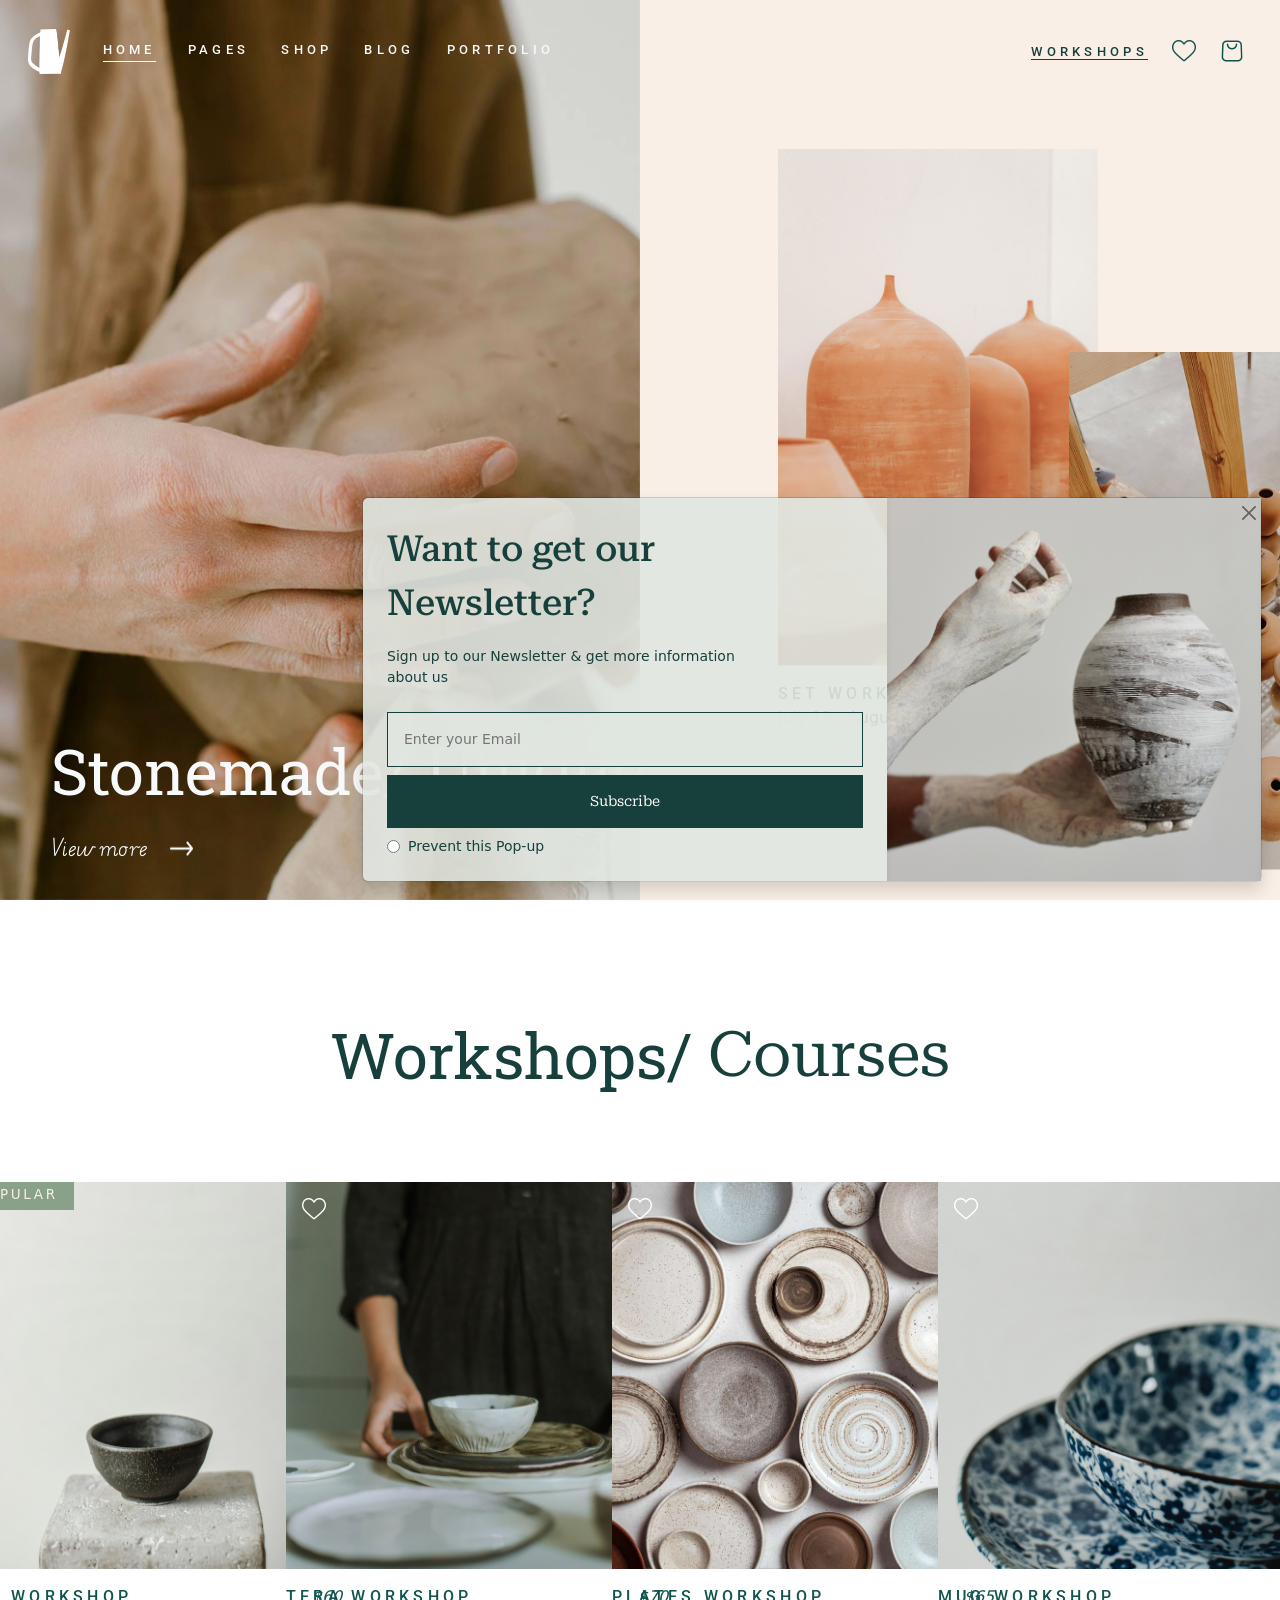
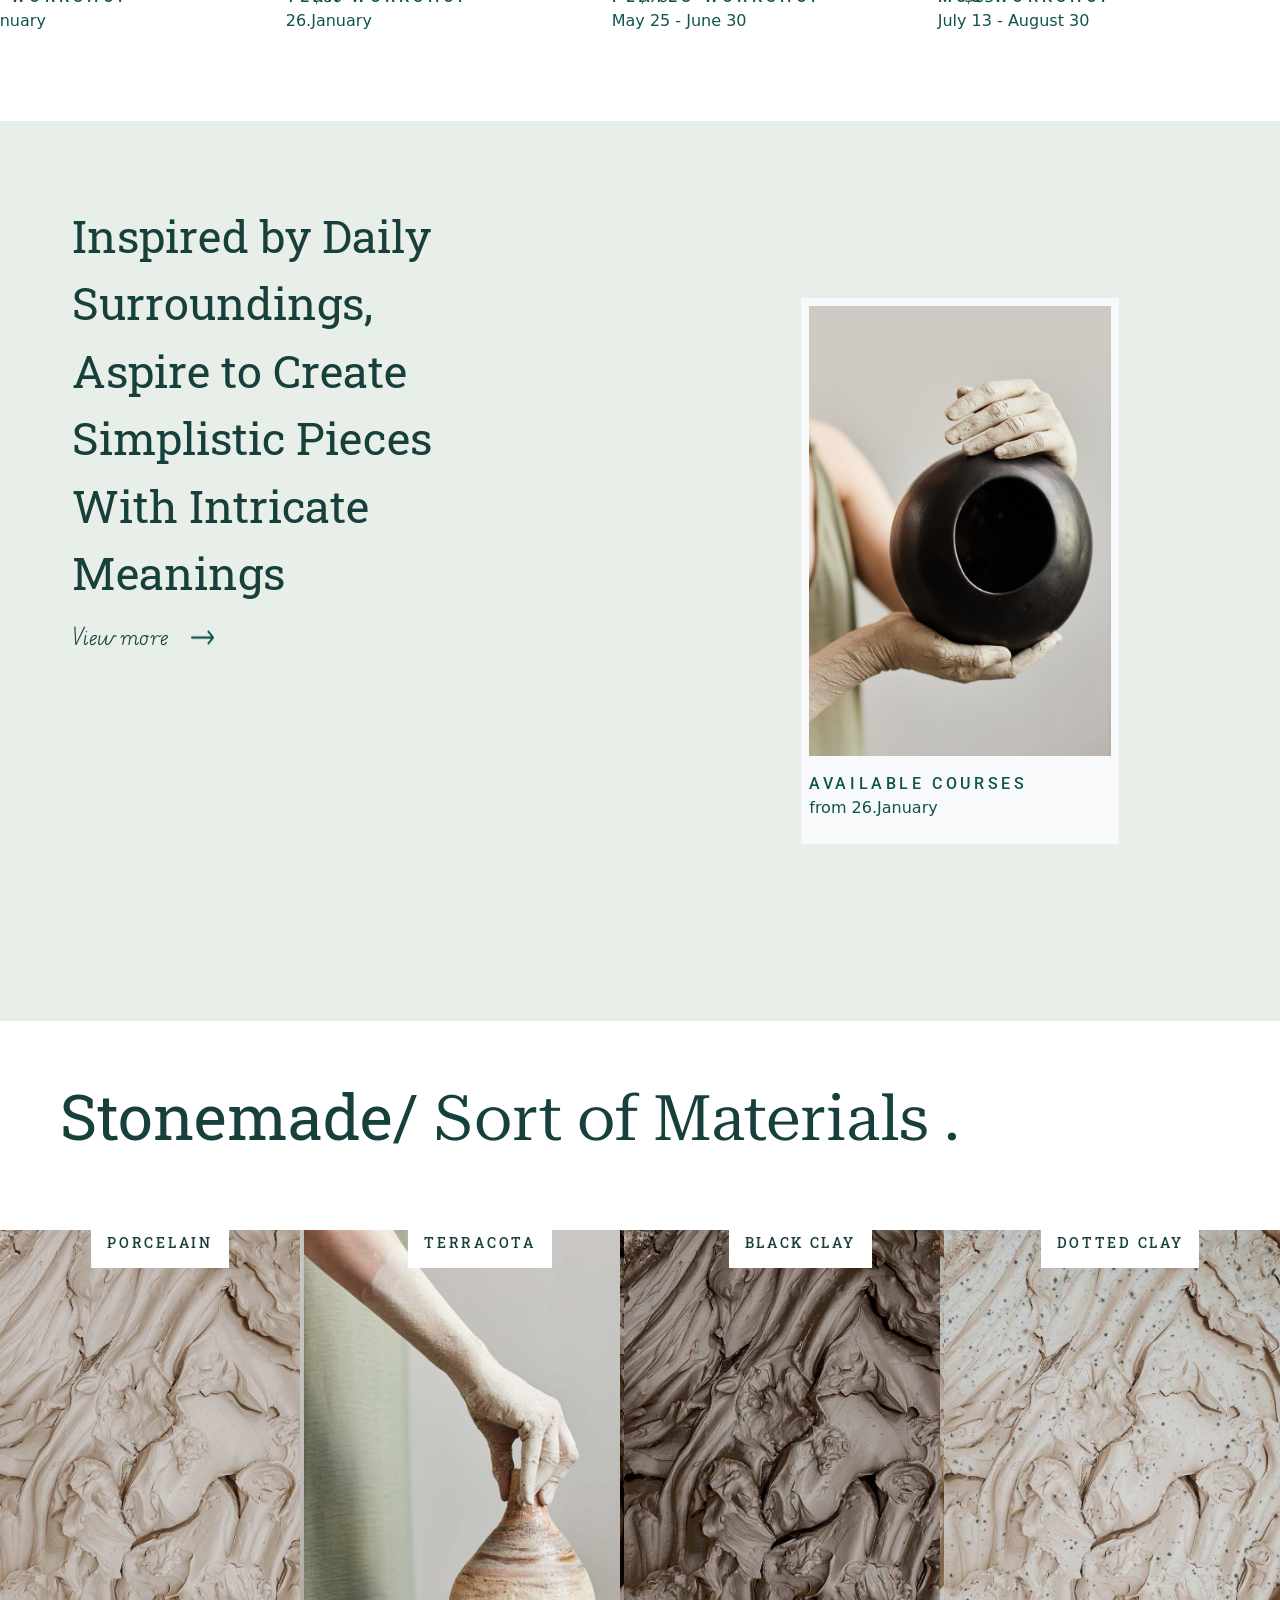
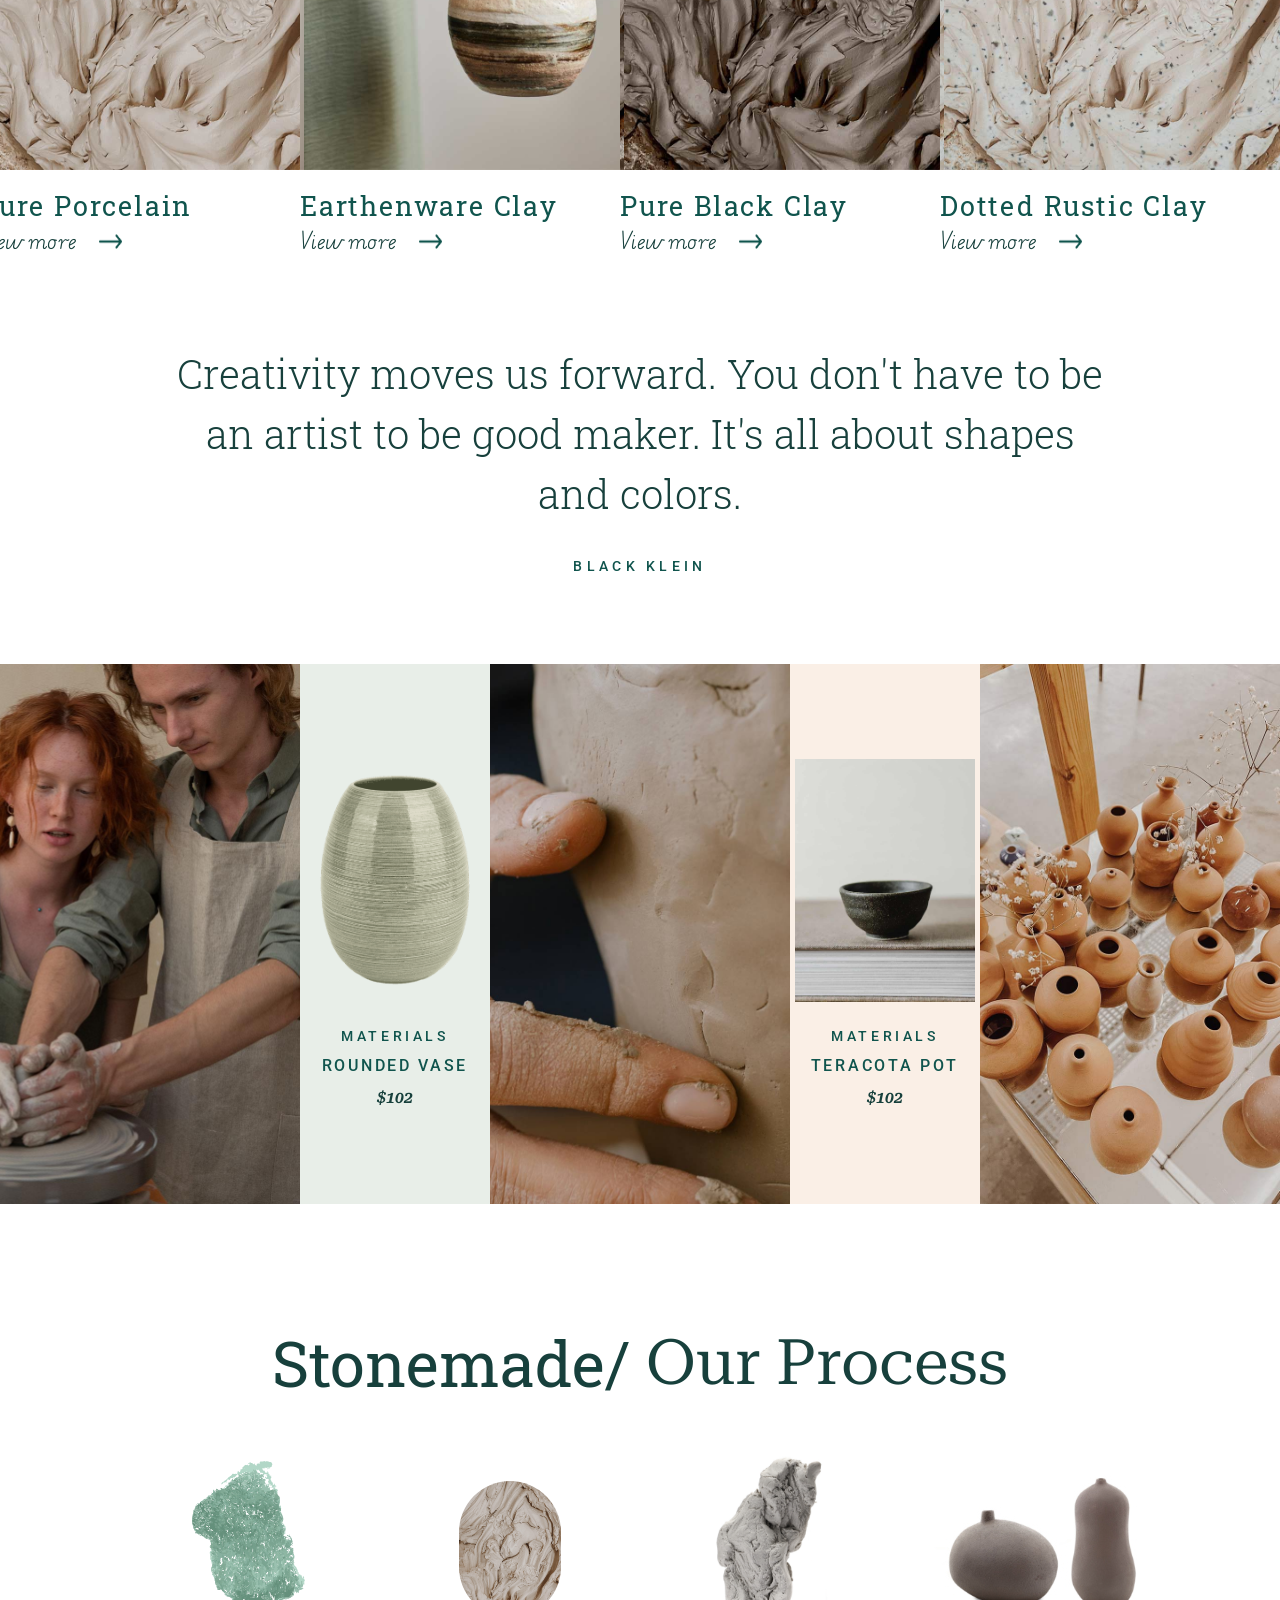
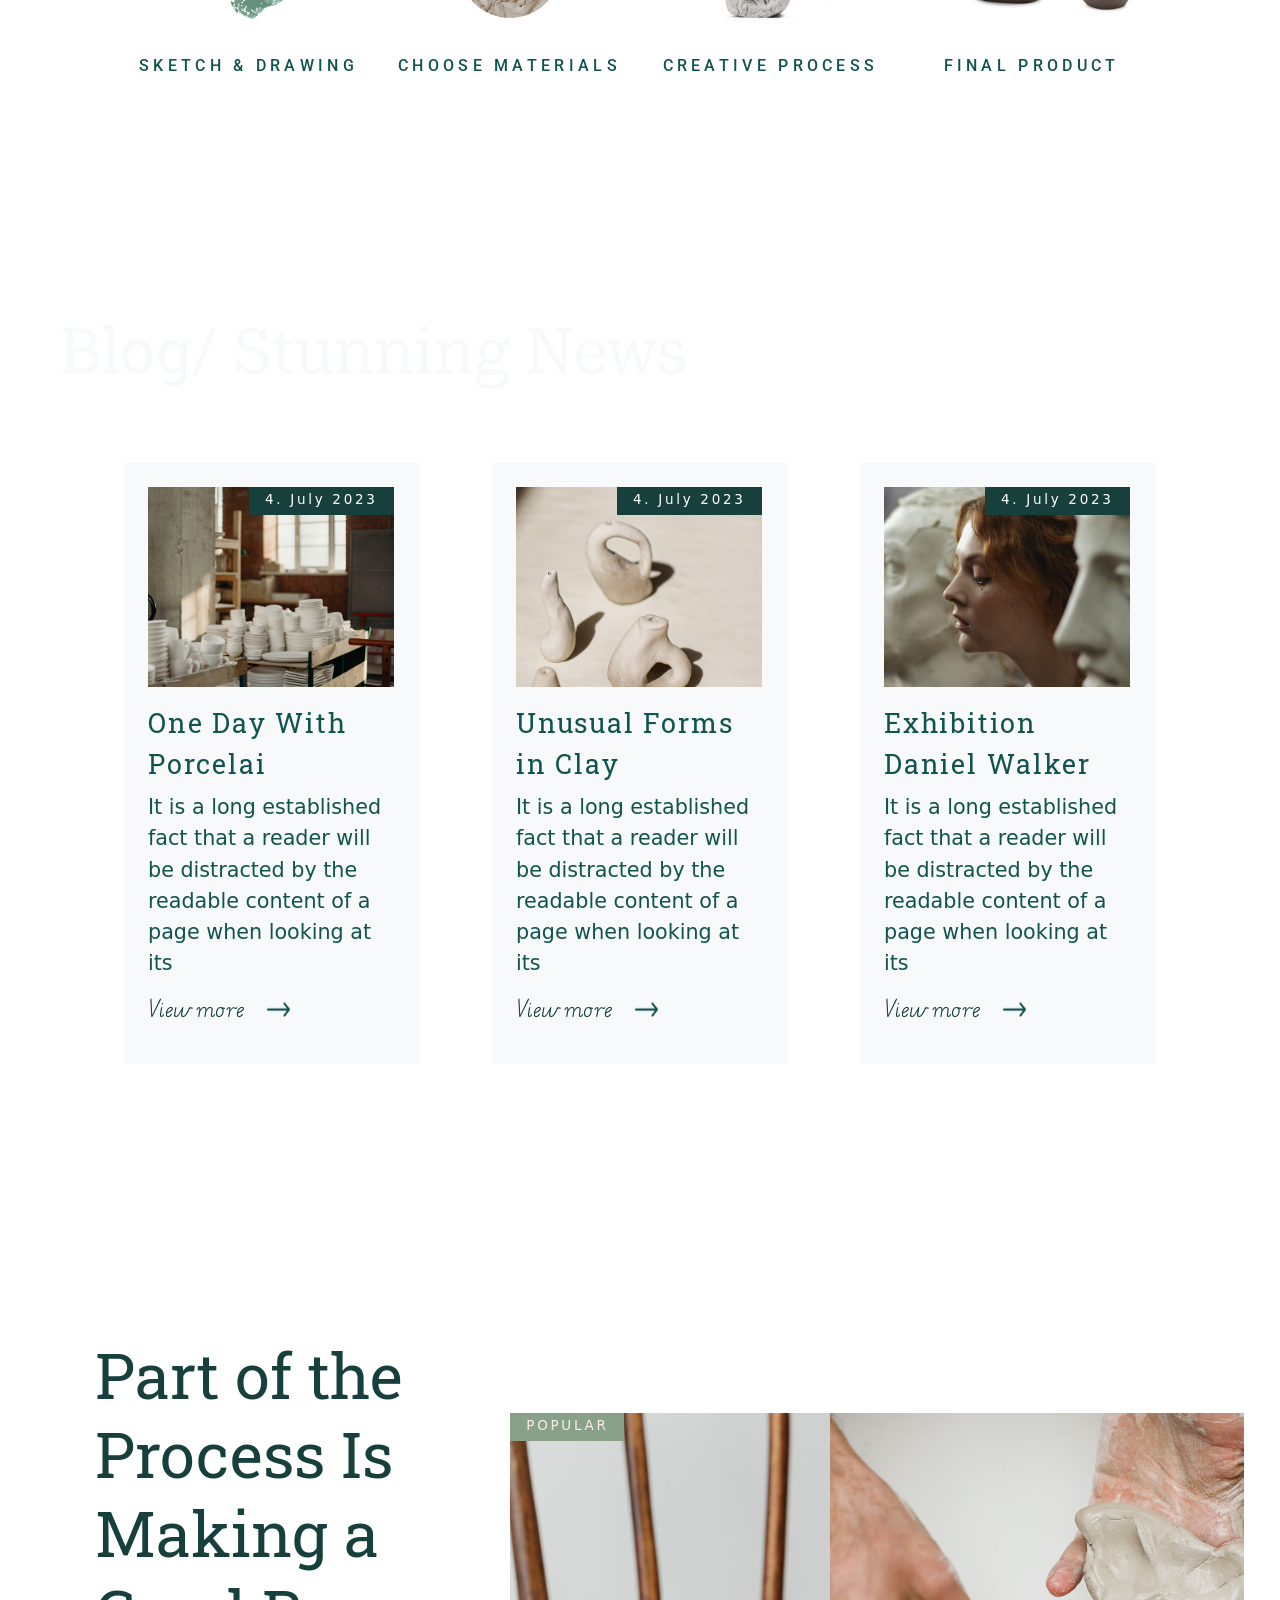
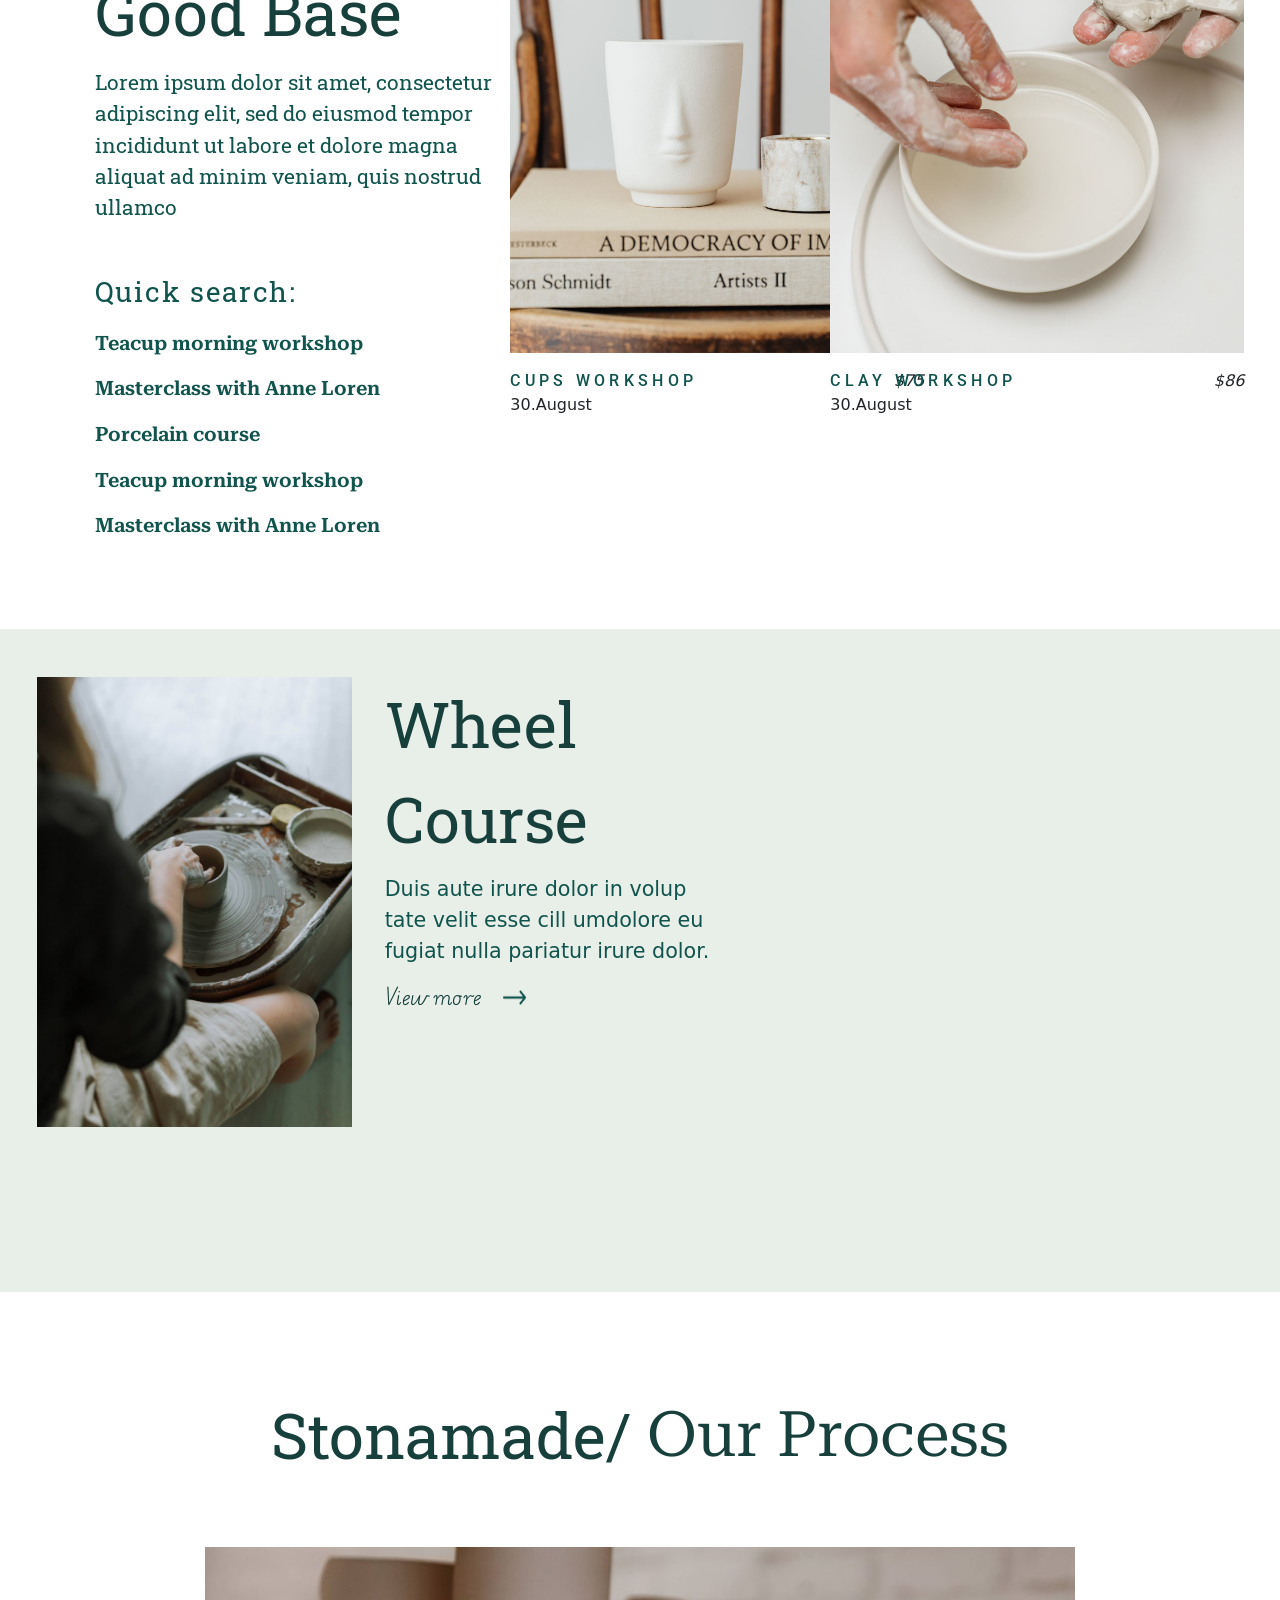
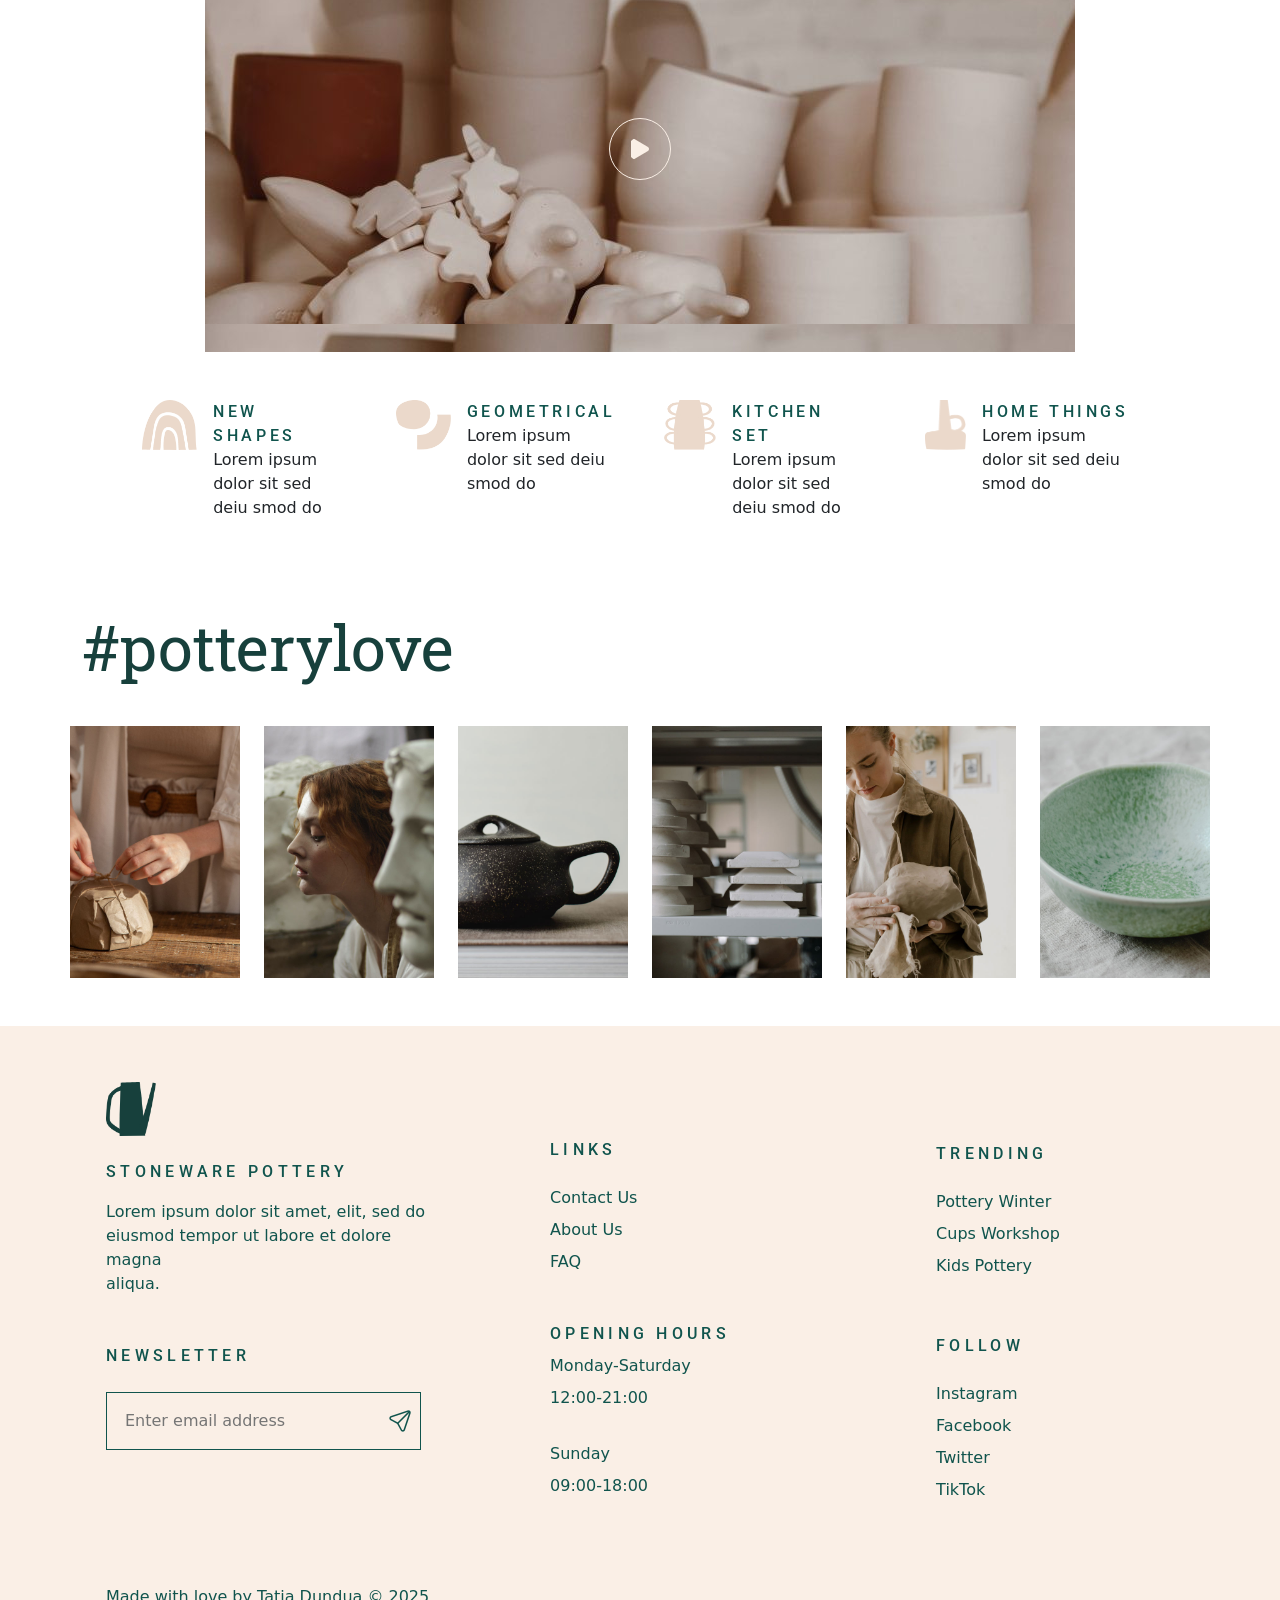
<file: index.html>
<!doctype html>
<html lang="en">
  <head>
    <meta charset="utf-8">
    <meta name="viewport" content="width=device-width, initial-scale=1">
    <title>Bootstrap demo</title>
    <link href="https://cdn.jsdelivr.net/npm/bootstrap@5.3.3/dist/css/bootstrap.min.css" rel="stylesheet" integrity="sha384-QWTKZyjpPEjISv5WaRU9OFeRpok6YctnYmDr5pNlyT2bRjXh0JMhjY6hW+ALEwIH" crossorigin="anonymous">
    <link rel="stylesheet" href="./styles/style.css">
    <link rel="stylesheet" href="https://cdnjs.cloudflare.com/ajax/libs/OwlCarousel2/2.3.4/assets/owl.carousel.min.css">
    <link rel="stylesheet" href="https://cdnjs.cloudflare.com/ajax/libs/OwlCarousel2/2.3.4/assets/owl.theme.default.min.css">

  </head>

  <body>
    <nav class="navbar navbar-expand-xl  py-lg-4 px-lg-3" id="section_1" >
        <div class="container-fluid">
          <!-- ! BRAND  -->
          <a class="navbar-brand" href="./index.html">
            <img  src="./icons/h1-logo-white-new.png" alt="" >
          </a>

        <!-- ! HAMBURGER -->
        <button class="navbar-toggler" type="button" data-bs-toggle="collapse" data-bs-target="#navbarSupportedContent" aria-controls="navbarSupportedContent" aria-expanded="false" aria-label="Toggle navigation">
          <span class="navbar-toggler-icon"></span>
        </button>

        <button button type="button" class="btn-close d-xl-none offcanvas_icon" aria-label="Close" style="display: none;"></button>
         
        <!-- ! NAVBAR  -->
          <div class="collapse navbar-collapse justify-content-between" id="navbarSupportedContent">
            <ul class="navbar-nav border-hover gap-3  ">
                <!--! HOME  -->
                <li class="nav-item dropdown">
                    <!--! HOME LINK  -->
                    <a class="nav-link dropdown-toggle d-flex justify-content-between hamburger_home always-border" href="./index.html" role="button" data-bs-toggle="dropdown" aria-expanded="false">
                      <span>HOME</span>
                      <img class="d-xl-none" src="./icons/next.png" alt="">
                    </a>
                    <!--! HOME ITEMS  -->
                    <ul class="dropdown-menu lh-lg py-xl-4">
                        <li><a style="color:var(--light-green);" class="dropdown-item " href="./index.html">Pottery Workshops</a></li>
                        <li><a class="dropdown-item " href="./index.html">Ceramics Showcase</a></li>
                        <li><a class="dropdown-item " href="./index.html">Porcelain Store</a></li>
                        <li><a class="dropdown-item " href="./index.html">Landing</a></li>
                    </ul>
                </li>

                <!-- ! PAGES -->
                <li class="nav-item dropdown">
                    <!-- ! PAGES LINK -->
                    <a class="nav-link dropdown-toggle d-flex justify-content-between " href="#" role="button" data-bs-toggle="dropdown" aria-expanded="false">
                        PAGES
                      <img  class="d-xl-none " src="./icons/next.png" alt="">

                    </a>
                    <!-- ! PAGES ITEMS -->
                    <ul class="dropdown-menu  lh-lg py-xl-4">
                        <li><a class="dropdown-item " href="./pages/about_me.html">About Me</a></li>
                        <li><a class="dropdown-item " href="./pages/about_us.html">About Us</a></li>
                        <li><a class="dropdown-item " href="./pages/our_team.html">Our Team</a></li>
                        <li><a class="dropdown-item " href="./pages/pricing_plans.html">Pricing Plans</a></li>
                        <li><a class="dropdown-item " href="./pages/contact_us.html">Contact Us</a></li>
                        <li><a class="dropdown-item " href="./pages/faq.html">FAQ Page</a></li>
                        <li><a class="dropdown-item " href="./pages/coming_soon.html">Coming Soon</a></li>
                    </ul>
                </li>


                <!-- ! SHOP -->
                <li  class="nav-item dropdown d-none d-xl-block   ">
                  <!-- ! SHOP LINK (LARGE SCREEN) -->
                  <a class="nav-link dropdown-toggle " href="#" role="button" data-bs-toggle="dropdown" aria-expanded="false">
                    SHOP
                  </a>
                  <!-- ! SHOP ITEMS -->
                  <div class="dropdown-menu section-dropdown d-flex lh-lg px-xl-5 py-xl-5">
                     <ul class="px-xl-5">
                          <li><a class="dropdown-item " href="">SHOP LISTS</a></li>
                          <li><a class="dropdown-item " href="./pages/shop.html">Workshop List</a></li>
                          <li><a class="dropdown-item " href="./pages/shop.html">Standard List</a></li>
                          <li><a class="dropdown-item " href="./pages/shop.html">Category List</a></li>
                      </ul>

                      <ul class="px-xl-5">
                          <li><a class="dropdown-item " href="./pages/shop.html">SHOP LAYOUTS</a></li>
                          <li><a class="dropdown-item " href="./pages/shop.html">Three Columns</a></li>
                          <li><a class="dropdown-item " href="./pages/shop.html">Four Columns</a></li>
                          <li><a class="dropdown-item " href="./pages/shop.html">Four Columns Wide</a></li>
                          <li><a class="dropdown-item " href="./pages/shop.html">Five Columns Wide</a></li>
                          <li><a class="dropdown-item " href="./pages/shop.html">Six Columns Wide</a></li>
                      </ul>

                      <ul class="px-xl-5">
                          <li><a class="dropdown-item " href="#">PRODUCT TYPES</a></li>
                          <li><a class="dropdown-item " href="./pages/product.html">Workshop Product</a></li>
                          <li><a class="dropdown-item " href="./pages/product.html">Standard Product</a></li>
                          <li><a class="dropdown-item " href="./pages/product.html">Variable Product</a></li>
                          <li><a class="dropdown-item " href="./pages/product.html">Grouped Product</a></li>
                          <li><a class="dropdown-item " href="./pages/product.html">Popular Product</a></li>
                          <li><a class="dropdown-item " href="./pages/product.html">New Product</a></li>
                          <li><a class="dropdown-item " href="./pages/product.html">Sold Product</a></li>
                          <li><a class="dropdown-item " href="./pages/product.html">Sale Product</a></li>
                      </ul>

                      
                      <ul class="px-xl-5">
                          <li><a class="dropdown-item " href="#">SHOP PAGES</a></li>
                          <li><a class="dropdown-item " href="#">My Account</a></li>
                          <li><a class="dropdown-item " href="./pages/wishlist.html">Wishlist</a></li>
                          <li><a class="dropdown-item " href="#">Track Your Order</a></li>
                          <li><a class="dropdown-item " href="./pages/cart.html">Cart</a></li>
                          <li><a class="dropdown-item " href="#">Checkout</a></li>
                      </ul>
                      <ul style="color: var(--dark-green);" class="px-xl-5">
                          <li>
                              <a class="dropdown-item " href="#">
                                  <div class="moving_img">
                                      <img src="./icons/heart_white.png" alt="">
                                      <div class="add_to_cart">Add to cart</div>
                                  </div>
                              </a>
                          </li>
                          <li class="d-flex"><a class="dropdown-item " href="#" id="img_title">TEASET WORKSHOP </a>$87</li>
                          <li >26.January</li>
                      </ul>
                  </div>

                <!-- ! SHOP (HAMBURGER) -->
                <li class="nav-item dropdown d-xl-none additional_dropdown">
                  <!-- ! SHOP LINK ( SHOP HAMBURGER) -->
                  <a class="nav-link dropdown-toggle d-flex justify-content-between" href="#" role="button" data-bs-toggle="dropdown" aria-expanded="false">
                    <span>SHOP</span>
                    <img  class="d-xl-none " src="./icons/next.png" alt="">
                  </a>
                  <!-- ! SHOP DROPDOWNS (SHOP HAMBURGER ) -->
                  <ul class="dropdown-menu  d-xl-none">

                      <!-- ! SHOP LISTS (SHOP HAMBURGER) -->
                      <li class="dropdown-submenu">
                        <a class="dropdown-item " href="#">Shop Lists
                            <img src="./icons/next.png" alt="">
                        </a>
                        <ul class="dropdown-menu">
                          <li><a class="dropdown-item" href="./pages/shop.html">Workshop List</a></li>
                          <li><a class="dropdown-item" href="./pages/shop.html">Standard List</a></li>
                          <li><a class="dropdown-item" href="./pages/shop.html">Category List</a></li>
                        </ul>
                      </li>

                      <!-- ! SHOP LAYOUTS (SHOP HAMBURGER) -->
                      <li class="dropdown-submenu">
                        <a class="dropdown-item " href="#">Shop Layouts
                            <img src="./icons/next.png" alt="">
                        </a>
                        <ul class="dropdown-menu">
                          <li><a class="dropdown-item" href="./pages/shop.html">Three Columns</a></li>
                          <li><a class="dropdown-item" href="./pages/shop.html">Four Columns</a></li>
                          <li><a class="dropdown-item" href="./pages/shop.html">Four Columns Wide</a></li>
                          <li><a class="dropdown-item" href="./pages/shop.html">Five Columns Wide</a></li>
                          <li><a class="dropdown-item" href="./pages/shop.html">Six Columns Wide</a></li>
                        </ul>
                      </li>

                      <!-- ! PRODUCT TYPES (SHOP HAMBURGER) -->
                      <li class="dropdown-submenu">
                          <a class="dropdown-item " href="#">Product Types
                              <img src="./icons/next.png" alt="">
                          </a>
                          <ul class="dropdown-menu">
                            <li><a class="dropdown-item" href="./pages/product.html">Workshop Product</a></li>
                            <li><a class="dropdown-item" href="./pages/product.html">Standard Product</a></li>
                            <li><a class="dropdown-item" href="./pages/product.html">Variable Product</a></li>
                            <li><a class="dropdown-item" href="./pages/product.html">Grouped Product</a></li>
                            <li><a class="dropdown-item" href="./pages/product.html">Popular Product</a></li>
                            <li><a class="dropdown-item" href="./pages/product.html">New Product</a></li>
                            <li><a class="dropdown-item" href="./pages/product.html">Sold Product</a></li>
                            <li><a class="dropdown-item" href="./pages/product.html">Sale Product</a></li>
                          </ul>
                      </li>

                      <!-- ! SHOP PAGES (SHOP HAMBURGER) -->
                      <li class="dropdown-submenu">
                          <a class="dropdown-item " href="#">Shop Pages
                              <img src="./icons/next.png" alt="">
                          </a>
                          <ul class="dropdown-menu">
                            <li><a class="dropdown-item" href="#">My Account</a></li>
                            <li><a class="dropdown-item" href="./pages/wishlist.html">Wishlist</a></li>
                            <li><a class="dropdown-item" href="#">Track Your Order</a></li>
                            <li><a class="dropdown-item" href="./pages/cart.html">Cart</a></li>
                            <li><a class="dropdown-item" href="#">Checkout</a></li>
                          </ul>
                      </li>
                  </ul>
                </li>

              </li>

                <!-- ! BLOG -->
                <li class="nav-item dropdown additional_dropdown">
                    <!-- ! BLOG LINK-->
                    <a class="nav-link dropdown-toggle d-flex justify-content-between" href="#" role="button" data-bs-toggle="dropdown" aria-expanded="false">
                      <span>BLOG</span>
                      <img  class="d-xl-none " src="./icons/next.png" alt="">
                    </a>
                    <!-- ! BLOG ITEMS-->
                    <ul class="dropdown-menu lh-lg py-xl-4">
                        <li><a class="dropdown-item " href="#">Right Sidebar</a></li>
                        <li><a class="dropdown-item " href="#">Left Sidebar</a></li>
                        <li><a class="dropdown-item " href="#">No Sidebar</a></li>
                        <!-- ! ADDITIONAL DROPDOWN ITEM (BLOG ITEMS)-->
                        <li class="dropdown-submenu">
                            <a class="dropdown-item " href="#">Post Formats
                                <img src="./icons/next.png" alt="">
                            </a>
                            <ul class="dropdown-menu">
                                <li><a class="dropdown-item" href="#">Standard Post</a></li>
                                <li><a class="dropdown-item" href="#">Gallery Post</a></li>
                                <li><a class="dropdown-item" href="#">Link Post</a></li>
                                <li><a class="dropdown-item" href="#">Quote Post</a></li>
                                <li><a class="dropdown-item" href="#">Audio Post</a></li>
                                <li><a class="dropdown-item" href="#">Video Post</a></li>
                                <li><a class="dropdown-item" href="#">No Sidebar Post</a></li>

                            </ul>
                        </li>
                    </ul>
                </li>

                <!-- ! PORTFOLIO -->
                <li class="nav-item dropdown additional_dropdown">
                    <!-- ! PORTFOLIO LINK -->
                    <a class="nav-link dropdown-toggle d-flex justify-content-between" href="#" role="button" data-bs-toggle="dropdown" aria-expanded="false">
                      <span>PORTFOLIO</span>
                      <img  class="d-xl-none " src="./icons/next.png" alt="">
                    </a>
                    <!-- ! PORTFOLIO ITEMS -->
                    <ul class="dropdown-menu lh-lg py-xl-4">
                        <li><a class="dropdown-item " href="./pages/gallery_list.html">Standard List</a></li>
                        <li><a class="dropdown-item " href="./pages/gallery_list.html">Gallery List</a></li>
                        <!-- ! ADDITIONAL DROPDOWN ITEM (PORTFOLIO ITEMS) -->
                        <li class="dropdown-submenu">
                            <a class="dropdown-item " href="#">List Layouts
                                <img src="./icons/next.png" alt="">
                            </a>
                            <ul class="dropdown-menu">
                                <li><a class="dropdown-item" href="./pages/gallery_list.html">Two Columns</a></li>
                                <li><a class="dropdown-item" href="./pages/gallery_list.html">Three Columns</a></li>
                                <li><a class="dropdown-item" href="./pages/gallery_list.html">Four Columns Wide</a></li>
                                <li><a class="dropdown-item" href="./pages/gallery_list.html">Five Columns Wide</a></li>
                            </ul>
                        </li>
                        <!-- ! ADDITIONAL DROPDOWN ITEM (PORTFOLIO ITEMS) -->
                        <li class="dropdown-submenu">
                            <a class="dropdown-item " href="#">Single Types
                                <img src="./icons/next.png" alt="">
                            </a>
                            <ul class="dropdown-menu">
                                <li><a class="dropdown-item" href="./pages/gallery_list.html">Small Images</a></li>
                                <li><a class="dropdown-item" href="./pages/gallery_list.html">Small Slider</a></li>
                                <li><a class="dropdown-item" href="./pages/gallery_list.html">Big Images</a></li>
                                <li><a class="dropdown-item" href="./pages/gallery_list.html">Big Slider</a></li>
                                <li><a class="dropdown-item" href="./pages/gallery_list.html">Gallery</a></li>
                            </ul>
                        </li>
                    </ul>
                </li>
            </ul>

            <!-- ! SECOND PART OF NAVBAR  -->
            <ul class="navbar-nav gap-2 ">
                <!-- ! WORKSHOPS -->
                <li class="nav-item d-none d-xl-block ">
                    <!-- ! WORKSHOPS LINK -->
                    <a class="nav-link active always-border" aria-current="page" href="./pages/workshops.html">
                        <span class="workshops_navbar">WORKSHOPS</span>
                    </a>
                </li>

                <!-- ! HEART ICON -->
                <li class="nav-item d-none d-xl-block" >
                    <!-- ! HEART LINK-->
                    <a class="nav-link  active" aria-current="page" href="./pages/wishlist.html">
                      <img src="./icons/heart.png" alt="">
                    </a>
                </li>
    
                <!-- ! CART ICON -->
                <li  class="nav-item  hamburger_cart  ">
                    <!-- ! CART LINK-->
                    <a class="nav-link  active" aria-current="page" href="./pages/cart.html">
                      <img src="./icons/shopping-bag.png" alt="">
                      <span class="d-xl-none">CART</span>
                    </a>
                </li>

            </ul>

          </div>
        </div>
    </nav>

    <nav class="navbar secondd_navbar navbar-expand-xl display-none  py-lg-4 px-lg-3" id="dynamicNavbar">
      <div class="container-fluid">
        <!-- ! BRAND  -->
        <a class="navbar-brand d-flex align-items-center" href="#">
          <img  src="./icons/logo-dark.png" alt="">
        </a>
       
      <!-- ! NAVBAR  -->
        <div class="collapse navbar-collapse justify-content-between" id="navbarSupportedContent">
          <ul class="navbar-nav border-hover gap-3  ">
              <!--! HOME  -->
              <li class="nav-item dropdown">
                  <!--! HOME LINK  -->
                  <a class="nav-link dropdown-toggle d-flex justify-content-between hamburger_home always-border" href="./index.html" role="button" data-bs-toggle="dropdown" aria-expanded="false">
                    <span>HOME</span>
                  </a>
                  <!--! HOME ITEMS  -->
                  <ul class="dropdown-menu lh-lg py-xl-4">
                      <li><a style="color:var(--light-green);" class="dropdown-item " href="./index.html">Pottery Workshops</a></li>
                      <li><a class="dropdown-item " href="./index.html">Ceramics Showcase</a></li>
                      <li><a class="dropdown-item " href="./index.html">Porcelain Store</a></li>
                      <li><a class="dropdown-item " href="./index.html">Landing</a></li>
                  </ul>
              </li>

              <!-- ! PAGES -->
              <li class="nav-item dropdown">
                  <!-- ! PAGES LINK -->
                  <a class="nav-link dropdown-toggle d-flex justify-content-between " href="#" role="button" data-bs-toggle="dropdown" aria-expanded="false">
                      PAGES
                  </a>
                  <!-- ! PAGES ITEMS -->
                  <ul class="dropdown-menu  lh-lg py-xl-4">
                      <li><a class="dropdown-item " href="./pages/about_me.html">About Me</a></li>
                      <li><a class="dropdown-item " href="./pages/about_us.html">About Us</a></li>
                      <li><a class="dropdown-item " href="./pages/our_team.html">Our Team</a></li>
                      <li><a class="dropdown-item " href="./pages/pricing_plans.html">Pricing Plans</a></li>
                      <li><a class="dropdown-item " href="./pages/contact_us.html">Contact Us</a></li>
                      <li><a class="dropdown-item " href="./pages/faq.html">FAQ Page</a></li>
                      <li><a class="dropdown-item " href="./pages/coming_soon.html">Coming Soon</a></li>
                  </ul>
              </li>

              <!-- ! SHOP -->
                <li  class="nav-item dropdown d-none d-xl-block   ">
                  <!-- ! SHOP LINK (LARGE SCREEN) -->
                  <a class="nav-link dropdown-toggle " href="#" role="button" data-bs-toggle="dropdown" aria-expanded="false">
                    SHOP
                  </a>
                  <!-- ! SHOP ITEMS -->
                  <div class="dropdown-menu section-dropdown d-flex lh-lg px-xl-5 py-xl-5">
                     <ul class="px-xl-5">
                          <li><a class="dropdown-item " href="">SHOP LISTS</a></li>
                          <li><a class="dropdown-item " href="./pages/shop.html">Workshop List</a></li>
                          <li><a class="dropdown-item " href="./pages/shop.html">Standard List</a></li>
                          <li><a class="dropdown-item " href="./pages/shop.html">Category List</a></li>
                      </ul>

                      <ul class="px-xl-5">
                          <li><a class="dropdown-item " href="./pages/shop.html">SHOP LAYOUTS</a></li>
                          <li><a class="dropdown-item " href="./pages/shop.html">Three Columns</a></li>
                          <li><a class="dropdown-item " href="./pages/shop.html">Four Columns</a></li>
                          <li><a class="dropdown-item " href="./pages/shop.html">Four Columns Wide</a></li>
                          <li><a class="dropdown-item " href="./pages/shop.html">Five Columns Wide</a></li>
                          <li><a class="dropdown-item " href="./pages/shop.html">Six Columns Wide</a></li>
                      </ul>

                      <ul class="px-xl-5">
                          <li><a class="dropdown-item " href="#">PRODUCT TYPES</a></li>
                          <li><a class="dropdown-item " href="./pages/product.html">Workshop Product</a></li>
                          <li><a class="dropdown-item " href="./pages/product.html">Standard Product</a></li>
                          <li><a class="dropdown-item " href="./pages/product.html">Variable Product</a></li>
                          <li><a class="dropdown-item " href="./pages/product.html">Grouped Product</a></li>
                          <li><a class="dropdown-item " href="./pages/product.html">Popular Product</a></li>
                          <li><a class="dropdown-item " href="./pages/product.html">New Product</a></li>
                          <li><a class="dropdown-item " href="./pages/product.html">Sold Product</a></li>
                          <li><a class="dropdown-item " href="./pages/product.html">Sale Product</a></li>
                      </ul>

                      
                      <ul class="px-xl-5">
                          <li><a class="dropdown-item " href="#">SHOP PAGES</a></li>
                          <li><a class="dropdown-item " href="#">My Account</a></li>
                          <li><a class="dropdown-item " href="./pages/wishlist.html">Wishlist</a></li>
                          <li><a class="dropdown-item " href="#">Track Your Order</a></li>
                          <li><a class="dropdown-item " href="./pages/cart.html">Cart</a></li>
                          <li><a class="dropdown-item " href="#">Checkout</a></li>
                      </ul>
                      <ul style="color: var(--dark-green);" class="px-xl-5">
                          <li>
                              <a class="dropdown-item " href="#">
                                  <div class="moving_img">
                                      <img src="./icons/heart_white.png" alt="">
                                      <div class="add_to_cart">Add to cart</div>
                                  </div>
                              </a>
                          </li>
                          <li class="d-flex"><a class="dropdown-item " href="#" id="img_title">TEASET WORKSHOP </a>$87</li>
                          <li >26.January</li>
                      </ul>
                  </div>

                <!-- ! SHOP (HAMBURGER) -->
                <li class="nav-item dropdown d-xl-none additional_dropdown">
                  <!-- ! SHOP LINK ( SHOP HAMBURGER) -->
                  <a class="nav-link dropdown-toggle d-flex justify-content-between" href="#" role="button" data-bs-toggle="dropdown" aria-expanded="false">
                    <span>SHOP</span>
                    <img  class="d-xl-none " src="./icons/next.png" alt="">
                  </a>
                  <!-- ! SHOP DROPDOWNS (SHOP HAMBURGER ) -->
                  <ul class="dropdown-menu  d-xl-none">

                      <!-- ! SHOP LISTS (SHOP HAMBURGER) -->
                      <li class="dropdown-submenu">
                        <a class="dropdown-item " href="#">Shop Lists
                            <img src="./icons/next.png" alt="">
                        </a>
                        <ul class="dropdown-menu">
                          <li><a class="dropdown-item" href="./pages/shop.html">Workshop List</a></li>
                          <li><a class="dropdown-item" href="./pages/shop.html">Standard List</a></li>
                          <li><a class="dropdown-item" href="./pages/shop.html">Category List</a></li>
                        </ul>
                      </li>

                      <!-- ! SHOP LAYOUTS (SHOP HAMBURGER) -->
                      <li class="dropdown-submenu">
                        <a class="dropdown-item " href="#">Shop Layouts
                            <img src="./icons/next.png" alt="">
                        </a>
                        <ul class="dropdown-menu">
                          <li><a class="dropdown-item" href="./pages/shop.html">Three Columns</a></li>
                          <li><a class="dropdown-item" href="./pages/shop.html">Four Columns</a></li>
                          <li><a class="dropdown-item" href="./pages/shop.html">Four Columns Wide</a></li>
                          <li><a class="dropdown-item" href="./pages/shop.html">Five Columns Wide</a></li>
                          <li><a class="dropdown-item" href="./pages/shop.html">Six Columns Wide</a></li>
                        </ul>
                      </li>

                      <!-- ! PRODUCT TYPES (SHOP HAMBURGER) -->
                      <li class="dropdown-submenu">
                          <a class="dropdown-item " href="#">Product Types
                              <img src="./icons/next.png" alt="">
                          </a>
                          <ul class="dropdown-menu">
                            <li><a class="dropdown-item" href="./pages/product.html">Workshop Product</a></li>
                            <li><a class="dropdown-item" href="./pages/product.html">Standard Product</a></li>
                            <li><a class="dropdown-item" href="./pages/product.html">Variable Product</a></li>
                            <li><a class="dropdown-item" href="./pages/product.html">Grouped Product</a></li>
                            <li><a class="dropdown-item" href="./pages/product.html">Popular Product</a></li>
                            <li><a class="dropdown-item" href="./pages/product.html">New Product</a></li>
                            <li><a class="dropdown-item" href="./pages/product.html">Sold Product</a></li>
                            <li><a class="dropdown-item" href="./pages/product.html">Sale Product</a></li>
                          </ul>
                      </li>

                      <!-- ! SHOP PAGES (SHOP HAMBURGER) -->
                      <li class="dropdown-submenu">
                          <a class="dropdown-item " href="#">Shop Pages
                              <img src="./icons/next.png" alt="">
                          </a>
                          <ul class="dropdown-menu">
                            <li><a class="dropdown-item" href="#">My Account</a></li>
                            <li><a class="dropdown-item" href="./pages/wishlist.html">Wishlist</a></li>
                            <li><a class="dropdown-item" href="#">Track Your Order</a></li>
                            <li><a class="dropdown-item" href="./pages/cart.html">Cart</a></li>
                            <li><a class="dropdown-item" href="#">Checkout</a></li>
                          </ul>
                      </li>
                  </ul>
                </li>

              </li>

              <!-- ! BLOG -->
              <li class="nav-item dropdown additional_dropdown">
                  <!-- ! BLOG LINK-->
                  <a class="nav-link dropdown-toggle d-flex justify-content-between" href="#" role="button" data-bs-toggle="dropdown" aria-expanded="false">
                    <span>BLOG</span>
                  </a>
                  <!-- ! BLOG ITEMS-->
                  <ul class="dropdown-menu lh-lg py-xl-4">
                      <li><a class="dropdown-item " href="#">Right Sidebar</a></li>
                      <li><a class="dropdown-item " href="#">Left Sidebar</a></li>
                      <li><a class="dropdown-item " href="#">No Sidebar</a></li>
                      <!-- ! ADDITIONAL DROPDOWN ITEM (BLOG ITEMS)-->
                      <li class="dropdown-submenu">
                          <a class="dropdown-item " href="#">Post Formats
                              <img src="./icons/next.png" alt="">
                          </a>
                          <ul class="dropdown-menu">
                              <li><a class="dropdown-item" href="#">Standard Post</a></li>
                              <li><a class="dropdown-item" href="#">Gallery Post</a></li>
                              <li><a class="dropdown-item" href="#">Link Post</a></li>
                              <li><a class="dropdown-item" href="#">Quote Post</a></li>
                              <li><a class="dropdown-item" href="#">Audio Post</a></li>
                              <li><a class="dropdown-item" href="#">Video Post</a></li>
                              <li><a class="dropdown-item" href="#">No Sidebar Post</a></li>

                          </ul>
                      </li>
                  </ul>
              </li>

              <!-- ! PORTFOLIO -->
              <li class="nav-item dropdown additional_dropdown">
                  <!-- ! PORTFOLIO LINK -->
                  <a class="nav-link dropdown-toggle d-flex justify-content-between" href="#" role="button" data-bs-toggle="dropdown" aria-expanded="false">
                    <span>PORTFOLIO</span>
                  </a>
                  <!-- ! PORTFOLIO ITEMS -->
                  <ul class="dropdown-menu lh-lg py-xl-4">
                      <li><a class="dropdown-item " href="./pages/gallery_list.html">Standard List</a></li>
                      <li><a class="dropdown-item " href="./pages/gallery_list.html">Gallery List</a></li>
                      <!-- ! ADDITIONAL DROPDOWN ITEM (PORTFOLIO ITEMS) -->
                      <li class="dropdown-submenu">
                          <a class="dropdown-item " href="#">List Layouts
                              <img src="./icons/next.png" alt="">
                          </a>
                          <ul class="dropdown-menu">
                              <li><a class="dropdown-item" href="./pages/gallery_list.html">Two Columns</a></li>
                              <li><a class="dropdown-item" href="./pages/gallery_list.html">Three Columns</a></li>
                              <li><a class="dropdown-item" href="./pages/gallery_list.html">Four Columns Wide</a></li>
                              <li><a class="dropdown-item" href="./pages/gallery_list.html">Five Columns Wide</a></li>
                          </ul>
                      </li>
                      <!-- ! ADDITIONAL DROPDOWN ITEM (PORTFOLIO ITEMS) -->
                      <li class="dropdown-submenu">
                          <a class="dropdown-item " href="#">Single Types
                              <img src="./icons/next.png" alt="">
                          </a>
                          <ul class="dropdown-menu">
                              <li><a class="dropdown-item" href="./pages/gallery_list.html">Small Images</a></li>
                              <li><a class="dropdown-item" href="./pages/gallery_list.html">Small Slider</a></li>
                              <li><a class="dropdown-item" href="./pages/gallery_list.html">Big Images</a></li>
                              <li><a class="dropdown-item" href="./pages/gallery_list.html">Big Slider</a></li>
                              <li><a class="dropdown-item" href="./pages/gallery_list.html">Gallery</a></li>
                          </ul>
                      </li>
                  </ul>
              </li>
          </ul>

          <!-- ! SECOND PART OF NAVBAR  -->
          <ul class="navbar-nav gap-2 ">
              <!-- ! WORKSHOPS -->
              <li class="nav-item d-none d-xl-block ">
                  <!-- ! WORKSHOPS LINK -->
                  <a class="nav-link active always-border" aria-current="page" href="./pages/workshops.html">
                      <span class="workshops_navbar">WORKSHOPS</span>
                  </a>
              </li>

              <!-- ! HEART ICON -->
              <li class="nav-item d-none d-xl-block" >
                  <!-- ! HEART LINK-->
                  <a class="nav-link  active" aria-current="page" href="./pages/wishlist.html">
                    <img src="./icons/heart.png" alt="">
                  </a>
              </li>
  
              <!-- ! CART ICON -->
              <li  class="nav-item  hamburger_cart  ">
                  <!-- ! CART LINK-->
                  <a class="nav-link  active" aria-current="page" href="./pages/cart.html">
                    <img src="./icons/shopping-bag.png" alt="">
                    <span class="d-xl-none">CART</span>
                  </a>
              </li>

          </ul>

        </div>
      </div>
    </nav>



    <div class="toast-container position-fixed ">
      <div id="liveToast" class="toast" role="alert" aria-live="assertive" aria-atomic="true">

        <div class="toast-body m-0 p-0 ">
          <div class="container-fluid ">
            <div class="row">
              <button type="button" class="btn-close position-fixed end-0 p-2  me-3 bg-transparent " data-bs-dismiss="toast" aria-label="Close"></button>
              <div class="col-lg-7 col-12 p-4">
                <img src="./img/popup-img-2.jpg" alt="" class="d-block d-lg-none " height="50%" width="100%">
                <p class="toast_title">Want to get our Newsletter?</p>
                <p class="w-75 mb -lg-5 mb-4">Sign up to our Newsletter & get more information about us</p>
                <input type="email" class="p-3 w-100 mb-2 border-none" placeholder="Enter your Email">
                <button type="button" class="p-3 mb-2 w-100"><span>Subscribe</span></button>
                <div class="d-flex align-items-center gap-2">
                  <input type="radio">
                  <p class=" my-auto">Prevent this Pop-up</p>
                </div>
              </div>
              <div class="col-lg-5 col-12 img_pop_column "></div>
            </div>
          </div>
        </div>
      </div>
    </div>

    

    <section class="carousel_section" id="section-2" >
        <div class="container-fluid p-0">
            <div class="row no-gutters m-0 p-0">
                <div class="col-12 col-xl-6 p-0 ">
                    <div id="carouselExampleSlidesOnly" class="carousel slide carousel-fade carousel_large position-relative " data-bs-ride="carousel" data-bs-interval="6000">
                        <div class="carousel-inner">

                          <div class="carousel-item active">
                            <img src="./img/h1-img-1.jpg" class="d-block w-100" alt="..">
                          </div>
                          <div class="carousel-item">
                            <img src="./img/h1-img-2.jpg" class="d-block w-100" alt="..">
                          </div>
                          <div class="carousel-item">
                            <img src="./img/h1-img-3.jpg" class="d-block w-100" alt="..">
                          </div>

                        </div>
                      </div>

                      <div class="carousel-caption">
                        <div  class="d-flex gap-3 section_title">
                            <p>Stonemade/</p>
                            <p class="section_title_italic">Unique.</p>
                        </div>

                        <div class="view_more_container d-flex  position-relative gap-3 cursor-pointer" onclick="window.location.href='./pages/shop.html';">
                            <p>View more</p>
                            <img class="view_icon" width="23rem" height="29rem" src="./icons/right-arrow (5).png" alt="">
                        </div>
                    </div>

                </div>
                <div class="col-12 col-xl-6  d-flex py-5 py-xl-0  px-3 px-lg-5 px-xl-0  gap-3 gap-md-0    carousel_section_carousels">

                    <div  id="carouselExampleSlidesOnly" class="carousel slide carousel-fade w-50 h-50  px-3 px-lg-5 px-xl-0 position-relative    carousel_medium_1  " data-bs-ride="carousel" data-bs-interval="3000">
                        <div class="carousel-inner cursor-pointer " onclick="window.location.href='./pages/product.html';" >

                          <div class="carousel-item active  ">
                            <img  src="./img/h1-product-1-img.jpg" class="d-block mb-3 " alt="..">
                            <div class="d-flex justify-content-between  flex-column flex-md-row">
                                <a class="text-decoration-none" id=img_title href="">POTS WORKSHOP</a><i>$75</i>
                            </div>
                            <p >July 13 - August 30</p>
                          </div>

                          <div class="carousel-item">
                            <img src="./img/h1-product-3.jpg" class="d-block mb-3 " alt="..">
                            <div class="d-flex justify-content-between">
                                <a class="text-decoration-none" id=img_title href="">SET WORKSHOP</a><i>$84</i>
                            </div>
                            <p >July 13 - August 30</p>

                          </div>
                          
                          <div class="carousel-item">
                            <img src="./img/h1-product-5.jpg" class="d-block mb-3 " alt="..">
                            <div class="d-flex justify-content-between">
                                <a class="text-decoration-none" id=img_title href="">JUG WORKSHOP</a><i>$84</i>
                            </div>
                            <p>July 13 - August 30</p>

                          </div>
                        </div>

                    </div>


                    <div  id="carouselExampleSlidesOnly" class="carousel slide carousel-fade carousel_medium_2 w-50 h-50  " data-bs-ride="carousel" data-bs-interval="3000">
                        <div class="carousel-inner cursor-pointer " onclick="window.location.href='./pages/product.html';">
                          
                          <div class="carousel-item active">
                            <img src="./img/h1-product-2-img.jpg" class="d-block  " alt="..">
                          </div>
                          <div class="carousel-item">
                            <img src="./img/h1-product-4.jpg" class="d-block " alt="..">
                          </div>
                          <div class="carousel-item">
                            <img src="./img/h1-product-6.jpg" class="d-block " alt="..">
                          </div>

                        </div>
                    </div>
                </div>
            </div>
        </div>
    </section>



    <section class="workshops_courses_section"  >
      <div class="container ">
        <div class="row">
          <div class="col d-flex justify-content-center gap-3  section_title">
            <p>Workshops/</p>
            <p class="section_title_italic">Courses</p> 
            </div>
          </div>
        </div>

        <div class="row mb-5 workshops_courses">
          <div class="col-lg-3 col-md-6 col-12 d-flex flex-column align-items-center mb-4">
              <div class="cursor-pointer " onclick="window.location.href='./pages/product.html';" >
                <div class="moving_img workshop_1 ">
                  <img src="./icons/heart_white.png" alt="">
                  <div class="add_to_cart">Add to cart</div>
                  <a class=" px-3 py-2 fw-medium popular_button text-decoration-none " href="#" >POPULAR </a>
                </div>
                <div class="d-flex justify-content-between mt-3">
                  <a class="text-decoration-none" href="#" id="img_title">CUP WORKSHOP </a><i>$60</i>
                </div>
                <p >26.January</p>
              </div>
          </div>


          <div class="col-lg-3 col-md-6 col-12 d-flex flex-column align-items-center mb-4">
            <div class="cursor-pointer " onclick="window.location.href='./pages/product.html';" >
              <div class="moving_img workshop_2 ">
                <img src="./icons/heart_white.png" alt="">
                <div class="add_to_cart">Add to cart</div>
              </div>
              <div class="d-flex justify-content-between mt-3">
                <a class="text-decoration-none" href="#" id="img_title">TERA WORKSHOP </a><i>$70</i>
              </div>
              <p>26.January</p>
            </div>
          </div>

          <div class="col-lg-3 col-md-6 col-12 d-flex flex-column align-items-center mb-4">
            <div class="cursor-pointer " onclick="window.location.href='./pages/product.html';">
              <div class="moving_img workshop_3">
                <img src="./icons/heart_white.png" alt="">
                <div class="add_to_cart">Add to cart</div>
              </div>
              <div class="d-flex justify-content-between mt-3">
                <a class="text-decoration-none " href="#" id="img_title">PLATES WORKSHOP </a><i>$65</i>
              </div>
              <p>May 25 - June 30</p>
            </div>
          </div>

          <div class="col-lg-3 col-md-6 col-12 d-flex flex-column align-items-center mb-4">
            <div class="cursor-pointer " onclick="window.location.href='./pages/product.html';">
              <div class="moving_img workshop_4">
                <img src="./icons/heart_white.png" alt="">
                <div class="add_to_cart">Add to cart</div>
              </div>
              <div class="d-flex justify-content-between mt-3">
                <a class="text-decoration-none " href="#" id="img_title">MUG WORKSHOP </a><i>$80</i>
              </div>
              <p>July 13 - August 30</p>
            </div>
          </div>
        </div>


      </div>
    </section>



    <section class="available_courses_section" >
      <div class="container-fluid p-0 ">
          <div class="row no-gutters m-0 p-0">
              <div  class="col-12 col-md-6 p-0  ">
                <p class="section_title">Inspired by Daily  Surroundings, Aspire to   Create Simplistic Pieces With  Intricate Meanings</p>
                <div class="view_more_container d-flex  position-relative cursor-pointer" onclick="window.location.href='./pages/shop.html';">
                  <p>View more</p>
                  <img class="view_icon" width="23rem" height="29rem" src="./icons/right-arrow (8).png" alt="">
                </div>
              </div>

              <div  class="col-12 col-md-6 p-0 d-flex flex-column align-items-center justify-content-center available_courses_card">
                <div  class="d-flex flex-column align-items-center bg-light p-2 cursor-pointer " onclick="window.location.href='./pages/pricing_plans.html';" >
                  <div class="moving_img"></div>
                  <div class="mt-3 w-100 ">
                    <a class="text-decoration-none" href="#" id="img_title">AVAILABLE COURSES </a>
                    <p >from 26.January</p>
                  </div>
                </div>
          </div>
      </div>
    </section> 
 

  
    <section class="materials_section">
      <div class="container-fluid ">
        <div class="row">
          <div class="col d-flex py-5 gap-3 section_title ms-5  ">
            <p>Stonemade/ <span class="section_title_italic">Sort of Materials .</span></p>
          </div>
        </div>

        <div class="row mb-5 materials">
          <div class="col-lg-3 col-md-6 col-12 d-flex flex-column align-items-center mb-4">
              <div class="" >
                <div class="moving_img material_1 text-center mb-3">
                  <a class=" px-3 py-3 fw-medium popular_button text-decoration-none " href="#" >PORCELAIN </a>
                </div>
                  
                <a class="text-decoration-none fw-normal" href="#" id="img_title">Pure Porcelain </a>
                <div class="view_more_container d-flex  position-relative cursor-pointer " onclick="window.location.href='./pages/gallery_list.html';">
                  <p>View more</p>
                  <img class="view_icon" width="23rem" height="29rem" src="./icons/right-arrow (8).png" alt="">
                </div>
              </div>
          </div>

          <div class="col-lg-3 col-md-6 col-12 d-flex flex-column align-items-center mb-4">
            <div class="" >
              <div class="moving_img material_2 text-center mb-3">
                <a class=" px-3 py-3 fw-medium popular_button text-decoration-none " href="#" >TERRACOTA </a>
              </div>
                
              <a class="text-decoration-none fw-normal" href="#" id="img_title">Earthenware Clay</a>
              <div class="view_more_container d-flex  position-relative cursor-pointer " onclick="window.location.href='./pages/gallery_list.html';">
                <p>View more</p>
                <img class="view_icon" width="23rem" height="29rem" src="./icons/right-arrow (8).png" alt="">
              </div>

            </div>
          </div>

          <div class="col-lg-3 col-md-6 col-12 d-flex flex-column align-items-center mb-4">
            <div class="" >
              <div class="moving_img material_3 text-center mb-3">
                <a class=" px-3 py-3 fw-medium popular_button text-decoration-none " href="#" >BLACK CLAY</a>
              </div>
                
              <a class="text-decoration-none fw-normal" href="#" id="img_title">Pure Black Clay </a>
              <div class="view_more_container d-flex  position-relative cursor-pointer " onclick="window.location.href='./pages/gallery_list.html';">
                <p>View more</p>
                <img class="view_icon" width="23rem" height="29rem" src="./icons/right-arrow (8).png" alt="">
              </div>

            </div>
          </div>

          <div class="col-lg-3 col-md-6 col-12 d-flex flex-column align-items-center mb-4">
            <div class="" >
              <div class="moving_img material_4 text-center mb-3">
                <a class=" px-3 py-3  fw-medium popular_button text-decoration-none " href="#" >DOTTED CLAY </a>
              </div>
                
              <a class="text-decoration-none fw-normal " href="#" id="img_title">Dotted Rustic Clay </a>
              <div class="view_more_container d-flex  position-relative cursor-pointer " onclick="window.location.href='./pages/gallery_list.html';">
                <p>View more</p>
                <img class="view_icon" width="23rem" height="29rem" src="./icons/right-arrow (8).png" alt="">
              </div>

            </div>
          </div>
        </div>

        <div class="row mb-5">
          <div class="col d-flex flex-column align-items-center gap-3 mb-4 materials_text_col">
            <p class="text-center w-75 fw-light fs-1" >Creativity moves us forward. You don't have to be an artist to be good maker. It's all about shapes and colors.</p>
            <p  id="img_title">BLACK KLEIN</p>
          </div>
        </div>
      </div>
    </section>



    <section class="carousel_row_section">
      <div class="container-fluid m-0 p-0">
        <div class="row m-0 p-0 gap-1 gap-lg-0 ">

          <div class="col m-0 p-0">
            <div class="moving_img carousel_img_1 h-100 mb-5 "></div>
        </div>

          <div class="col vase m-0 p-0 d-flex flex-column justify-content-center options">
            <div class="text-center d-flex flex-column align-items-center gap-2 " >
              <div class="moving_img carousel_img_2 mb-3 "></div>
              <a class="text-decoration-none materials fw-medium" href="#" id=""> MATERIALS</a>
              <a class="text-decoration-none " href="#" id="img_title">ROUNDED VASE </a>
              <i>      <span class="price">$102</span>
                <span class="add-to-cart">add to cart</span></i>
            </div> 
          </div>

          <div class="col m-0 p-0">
              <div class="moving_img carousel_img_3 h-100 mb-5 "></div>
          </div>

          <div class="col pot m-0 p-0 d-flex flex-column justify-content-center options">
            <div  class="text-center d-flex flex-column align-items-center gap-2 " >
              <div  class="moving_img carousel_img_4 mb-3 "></div>
              <a class="text-decoration-none materials fw-medium" href="#" id=""> MATERIALS</a>
              <a class="text-decoration-none " href="#" id="img_title">TERACOTA POT </a>
              <i>      <span class="price">$102</span>
                <span class="add-to-cart">add to cart</span></i>
            </div> 
          </div>

          <div class="col m-0 p-0">
            <div class="carousel-item active  bg-primary  m-0 p-0 ">
              <div class="moving_img carousel_img_5 h-100 mb-5 "></div>
            </div>
          </div>

        </div>
      </div>
    </section>



    <section class="py-5" id="stonemade_process">
      <div class="container py-5 ">
        <div class="row">
          <div class="col d-flex justify-content-center gap-3  section_title mt-3">
            <p>Stonemade/</p>
            <p class="section_title_italic"> Our Process</p> 
            </div>
          </div>
        

        <div class="row mb-5 px-5">
          <div class="col-lg-3 col-md-6 col-12 d-flex flex-column align-items-center mb-4">
                <img src="./img/h1-img-text.png" alt="">
                <a class="text-decoration-none" href="#" id="img_title">SKETCH & DRAWING </a>
          </div>

          <div class="col-lg-3 col-md-6 col-12 d-flex flex-column align-items-center mb-4">
            <img src="./img/h1-img-text-2-new.png" alt="">
            <a class="text-decoration-none" href="#" id="img_title">CHOOSE MATERIALS </a>
          </div>


          <div class="col-lg-3 col-md-6 col-12 d-flex flex-column align-items-center mb-4">
            <img src="./img/h1-img-text-3-new.png" alt="">
            <a class="text-decoration-none" href="#" id="img_title">CREATIVE PROCESS</a>
          </div>

          <div class="col-lg-3 col-md-6 col-12 d-flex flex-column align-items-center mb-4">
            <img src="./img/h1-img-text-4.jpg" alt="">
            <a class="text-decoration-none" href="#" id="img_title">FINAL PRODUCT </a>
          </div>
        </div>


      </div>
    </section>



    <section class="blog_news">
      <div class="container-fluid py-2">
        <div  class="row mt-5">
          <div class="col d-flex ms-5  gap-3 section_title  ">
            <p>Blog/ <span class="section_title_italic">Stunning News</span></p>
          </div>
        </div>

        <div class="row mb-5 justify-content-center gap-5 py-5">
          <div class="col-lg-3 col-md-5 col-8 mb-5 ">
            <div class="bg-light p-lg-4 p-3 " >
              <div class="moving_img blog_1 text-end ">
                <a class=" px-3 py-2 fw-medium popular_button text-decoration-none " href="#" >4. July 2023 </a>
              </div>
              <div class="d-flex flex-column mt-3 gap-2">
                <a class="text-decoration-none fw-normal" href="#" id="img_title">One Day With Porcelai </a>
                <p class="img_text" >It is a long established fact that a reader will be distracted by the readable content of a page when looking at its</p>
              </div>

              <div class="view_more_container d-flex  position-relative cursor-pointer " onclick="window.location.href='./pages/about_us.html';">
                <p>View more</p>
                <img class="view_icon" width="23rem" height="29rem" src="./icons/right-arrow (8).png" alt="">
              </div>
            </div>
        </div>

          <div class="col-lg-3 col-md-5  col-8  mb-5  ">
            <div class="bg-light p-lg-4 p-3 " >
              <div class="moving_img blog_2 text-end ">
                <a class=" px-3 py-2 fw-medium popular_button text-decoration-none " href="#" >4. July 2023 </a>
              </div>
              <div  class="d-flex flex-column mt-3 gap-2">
                <a class="text-decoration-none fw-normal" href="#" id="img_title">Unusual Forms in Clay </a>
                <p class="img_text" >It is a long established fact that a reader will be distracted by the readable content of a page when looking at its</p>
              </div>

              <div class="view_more_container d-flex  position-relative cursor-pointer " onclick="window.location.href='./pages/about_us.html';">
                <p>View more</p>
                <img class="view_icon" width="23rem" height="29rem" src="./icons/right-arrow (8).png" alt="">
              </div>
            </div>
        </div>

          <div class="col-lg-3 col-md-5 col-8  mb-5  ">
            <div class="bg-light p-lg-4 p-3 " >
              <div class="moving_img blog_3 text-end">
                <a class=" px-3 py-2 fw-medium popular_button text-decoration-none " href="#" >4. July 2023 </a>
              </div>
              <div  class="d-flex flex-column mt-3 gap-2 ">
                <a class="text-decoration-none fw-normal" href="#" id="img_title">Exhibition Daniel  Walker</a>
                <p class="img_text " >It is a long established fact that a reader will be distracted by the readable content of a page when looking at its</p>
              </div>
              
              <div class="view_more_container d-flex  position-relative cursor-pointer " onclick="window.location.href='./pages/about_us.html';">
                <p>View more</p>
                <img class="view_icon" width="23rem" height="29rem" src="./icons/right-arrow (8).png" alt="">
              </div>
            </div>
        </div>
        
        </div>
      </div>
    </section> 



    <section class="good_base">
      <div class="container-fluid py-4">
        <div class="row d-flex  align-items-center justify-content-center py-5  ">
            <div class="col-12 col-lg-4 me-5 mt-5 good_base_text ">
              <div class="section_title mb-5">
                <p class="lh-sm">Part of the Process Is Making a Good Base</p>
                <p class="img_text ">Lorem ipsum dolor sit amet, consectetur adipiscing elit, sed do eiusmod tempor incididunt ut labore et dolore magna aliquat ad minim veniam, quis nostrud ullamco</p>
              </div>
             
              <a class="text-decoration-none fw-normal fs-3 " href="#" id="img_title">Quick search: </a>
              
                <div class="view_more_container d-flex  position-relative mt-3  ">
                  <p>Teacup morning workshop</p>
                  <img class="view_icon view_icon_1 " width="23rem" height="29rem" src="./icons/right-arrow (8).png" alt="">
                </div>

                <div class="view_more_container d-flex  position-relative  ">
                  <p>Masterclass with Anne Loren</p>
                  <img class="view_icon view_icon_2" width="23rem" height="29rem" src="./icons/right-arrow (8).png" alt="">
                </div>

                <div class="view_more_container d-flex  position-relative  ">
                  <p>Porcelain course</p>
                  <img class="view_icon view_icon_3" width="23rem" height="29rem" src="./icons/right-arrow (8).png" alt="">
                </div>

                <div class="view_more_container d-flex  position-relative  ">
                  <p>Teacup morning workshop</p>
                  <img class="view_icon view_icon_4" width="23rem" height="29rem" src="./icons/right-arrow (8).png" alt="">
                </div>

                <div class="view_more_container d-flex  position-relative  ">
                  <p>Masterclass with Anne Loren</p>
                  <img class="view_icon view_icon_5" width="23rem" height="29rem" src="./icons/right-arrow (8).png" alt="">
                </div>
              
            </div>
        
            <div class="col-lg-3 col-sm-6 col-7 d-flex flex-column align-items-center justify-content-center mb-5 mt-5 ">
              <div class="cursor-pointer " onclick="window.location.href='./pages/product.html';" >
                <div class="moving_img product_1 ">
                  <div class="add_to_cart">Add to cart</div>
                  <a class=" px-3 py-2 fw-medium popular_button text-decoration-none " href="#" >POPULAR </a>
                </div>
                <div class="d-flex justify-content-between mt-3">
                  <a class="text-decoration-none" href="#" id="img_title">CUPS WORKSHOP </a><i>$75</i>
                </div>
                <p >30.August</p>
              </div>
            </div>

            <div class="col-lg-3 col-sm-6 col-7 d-flex flex-column align-items-center justify-content-center mb-5 mt-5">
                <div class="cursor-pointer " onclick="window.location.href='./pages/product.html';" >
                  <div class="moving_img product_2 ">
                    <div class="add_to_cart">Add to cart</div>
                  </div>
                  <div class="d-flex justify-content-between mt-3">
                    <a class="text-decoration-none" href="#" id="img_title">CLAY WORKSHOP </a><i>$86</i>
                  </div>
                  <p >30.August</p>
                </div>
            </div>
            
          </div>
      </div>
    </section>



    <section class="wheel_course_section">
      <div class="container-fluid">
        <div class="row">
          <div class="col-lg-7 col-12 d-flex justify-content-evenly gap-2  py-5  ">
            <div class="moving_img wheel_small_image "></div>
            <div class="wheel_text">
              <div  class="d-flex flex-column  gap-2 ">
                <a class="text-decoration-none section_title" href="#" id="">Wheel Course</a>
                <p class="img_text " >Duis aute irure dolor in volup tate velit esse cill umdolore eu fugiat nulla pariatur irure dolor.</p>
              </div>
              
              <div class="view_more_container d-flex  position-relative cursor-pointer " onclick="window.location.href='./pages/pricing_plans.html';">
                <p>View more</p>
                <img class="view_icon" width="23rem" height="29rem" src="./icons/right-arrow (8).png" alt="">
              </div>
            </div>
          </div>
          <div class="col-lg-5 col-12  wheel_img_col"><br><br><br><br><br><br><br><br><br><br><br></div>
        </div>
      </div>
    </section>



    <section class="process_section">
      <div class="container">
        <div class="row mt-5 py-5">
          <div class="col d-flex justify-content-center gap-3  section_title">
            <p>Stonamade/</p>
            <p class="section_title_italic">Our Process</p> 
          </div>
        </div>

        <div class="row position-relative ">
          <div class="col d-flex justify-content-center">
            <div class="video d-flex justify-content-center align-items-center ">
              <img src="./icons/play.png" alt="">
            </div>
          </div>
        </div>

        <div class="row px-5 mt-5">
          <div class="col-lg-3 col-md-6 d-flex justify-content-center  px-lg-4 gap-lg-2 gap-1 mb-3  ">
            <img src="./icons/h1-icon-with-img-x2.png" alt="" height="50vh" >
            <div class="d-flex flex-column px-lg-2 ">
              <a class="text-decoration-none" href="#" id="img_title">NEW SHAPES </a>
              <p>Lorem ipsum dolor sit sed deiu smod do</p>
            </div>
          </div>

          <div class="col-lg-3 col-md-6 d-flex justify-content-center  px-lg-4 gap-lg-2 gap-1 mb-3 ">
            <img src="./icons/h1-icon-with-img-x2-2.png" alt="" height="50vh" >
            <div class="d-flex flex-column px-lg-2 ">
              <a class="text-decoration-none" href="#" id="img_title">GEOMETRICAL </a>
              <p>Lorem ipsum dolor sit sed deiu smod do</p>
            </div>
          </div>

          <div class="col-lg-3 col-md-6 d-flex justify-content-center  px-lg-4 gap-lg-2 gap-1 mb-3 ">
            <img src="./icons/h1-icon-with-img-x2-3.png" alt="" height="50vh"  >
            <div class="d-flex flex-column px-lg-2 ">
              <a class="text-decoration-none" href="#" id="img_title">KITCHEN SET </a>
              <p>Lorem ipsum dolor sit sed deiu smod do</p>
            </div>
          </div>

          <div class="col-lg-3 col-md-6 d-flex justify-content-center  px-lg-4 gap-lg-2 gap-1 mb-3 ">
            <img src="./icons/h1-icon-with-img-x2-4.png" alt="" height="50vh" >
            <div class="d-flex flex-column px-lg-2">
              <a class="text-decoration-none" href="#" id="img_title">HOME THINGS </a>
              <p>Lorem ipsum dolor sit sed deiu smod do</p>
            </div>
          </div>
        </div>


        </div>
      </div>
    </section>



    <section class="pottery_love_section">
      <div class="container py-5 ">
        <div class="row text-center text-lg-start ">
          <div class="col section_title">
            <p>#potterylove</p>
          </div>
        </div>

        <div class="row gap-4 mt-3 d-flex  justify-content-center align-items-center">
          <div class="col-6 col-lg moving_img pottery_1 "></div>
          <div class="col-6 col-lg moving_img pottery_2 "></div>
          <div class="col-6 col-lg moving_img pottery_3 "></div>
          <div class="col-6 col-lg moving_img pottery_4 "></div>
          <div class="col-6 col-lg moving_img pottery_5 "></div>
          <div class="col-6 col-lg moving_img pottery_6 "></div>
        </div>
      </div>
    </section>



    <footer>
      <div class="container">
        <div class="row py-2 px-4 d-flex justify-content-between">
          <div class="col-lg-4 col-12 d-flex flex-column  ">
            <a class="text-decoration-none mb-4 mt-5" href="#">
              <img  src="./icons/logo-dark.png" alt="" width="50vh">
            </a>

            <a class="text-decoration-none mb-3" href="#" id="img_title">STONEWARE POTTERY </a>
            <p class="mb-5">Lorem ipsum dolor sit amet, elit, sed do <br> eiusmod tempor ut labore et dolore magna <br> aliqua. </p>
            <a class="text-decoration-none mb-4 " href="#" id="img_title">NEWSLETTER </a>

            <div class="d-flex align-items-center justify-content-between   email-box ">
              <div>
                <input class=" mx-3 py-3" type="email" placeholder="Enter email address" aria-label="Email Address">
              </div>
              <img class="me-2" src="./icons/send.png" alt="">
            </div>

            <p class="mb-5 mb-lg-0">Made with love by <span class="position-relative footer_a_hover">Tatia Dundua </span> © 2025</p>
          </div>


          <div class="col-lg-4 col-md-6 col-12   d-flex flex-column justify-content-center align-items-lg-center mb-5 mb-lg-0 ">
            <div class="d-flex flex-column gap-5" >
              <div class="d-flex flex-column footer_border_hover lh-lg">
                <a class="text-decoration-none mb-3 " href="#" id="img_title">LINKS </a>
                <a class="text-decoration-none  position-relative" href="./pages/contact_us.html">Contact Us</a>
                <a class="text-decoration-none  position-relative" href="./pages/about_us.html">About Us</a>
                <a class="text-decoration-none  position-relative" href="./pages/faq.html">FAQ </a>
              </div>
  
              <div class="d-flex flex-column lh-1 ">
                <a class="text-decoration-none mb-3" href="#" id="img_title">OPENING HOURS </a>
                <p>Monday-Saturday</p>
                <p>12:00-21:00</p> 
                <p class="mt-4">Sunday</p>
                <p>09:00-18:00</p>
              </div>
            </div>

          </div>

          <div class="col-lg-4 col-md-6 col-12   d-flex flex-column justify-content-center  align-items-lg-center">
            <div class="d-flex flex-column gap-5 trending_follow"  >
              <div class="d-flex flex-column footer_border_hover  lh-lg">
                <a class="text-decoration-none mb-3" href="#" id="img_title">TRENDING </a>
                <a class="text-decoration-none position-relative" href="">Pottery Winter</a>
                <a class="text-decoration-none position-relative" href="">Cups Workshop</a>
                <a class="text-decoration-none position-relative" href="">Kids Pottery</a>
              </div>
  
              <div class="d-flex flex-column footer_border_hover lh-lg me-5 ">
                <a class="text-decoration-none mb-3" href="#" id="img_title"> FOLLOW </a>
                <a class="text-decoration-none position-relative" href="https://www.instagram.com/">Instagram</a>
                <a class="text-decoration-none position-relative" href="https://www.facebook.com/">Facebook</a>
                <a class="text-decoration-none position-relative" href="https://x.com/?lang=en">Twitter</a>
                <a class="text-decoration-none position-relative" href="https://www.tiktok.com/en/">TikTok</a>
              </div>
            </div>
            
          </div>

        </div>
      </div>
    </footer>
    
    

    <button class="top-button" id="topButton">Top</button>

    <script src="https://cdnjs.cloudflare.com/ajax/libs/jquery/3.7.1/jquery.min.js"></script>
    <script src="https://cdn.jsdelivr.net/npm/bootstrap@5.3.3/dist/js/bootstrap.bundle.min.js" integrity="sha384-YvpcrYf0tY3lHB60NNkmXc5s9fDVZLESaAA55NDzOxhy9GkcIdslK1eN7N6jIeHz" crossorigin="anonymous"></script>

    <script>
      document.addEventListener("DOMContentLoaded", function () {
          const topButton = document.getElementById("topButton");
          const dynamicNavbar = document.getElementById("dynamicNavbar");
  
          window.addEventListener("scroll", function () {
              // Get the position of the first and second sections
              const secondSection = document.getElementById("section-2");
              const secondSectionBottom = secondSection.getBoundingClientRect().bottom;
  
              // Show or hide the top button and dynamic navbar based on scroll position
              if (secondSectionBottom < 0) {
                  topButton.style.display = "block";
                  if (dynamicNavbar) {
                      dynamicNavbar.style.display = "block";
                  }
              } else {
                  topButton.style.display = "none";
                  if (dynamicNavbar) {
                      dynamicNavbar.style.display = "none";
                  }
              }
          });
  
          // Scroll to the top on button click
          topButton.addEventListener("click", function () {
              window.scrollTo({
                  top: 0,
                  behavior: "smooth",
              });
          });
      });
    </script>
  
    <script>
      document.addEventListener('DOMContentLoaded', () => {
      const navbarContent = document.querySelector('#navbarSupportedContent');
      const offcanvasIcon = document.querySelector('.offcanvas_icon');
      const navbarToggler = document.querySelector('.navbar-toggler');

      // Show offcanvas icon when the menu is shown
      navbarContent.addEventListener('shown.bs.collapse', () => {
          offcanvasIcon.style.display = 'block';
      });

      // Hide offcanvas icon when the menu is hidden
      navbarContent.addEventListener('hidden.bs.collapse', () => {
          offcanvasIcon.style.display = 'none';
      });

      // Close the menu when the offcanvas icon is clicked
      offcanvasIcon.addEventListener('click', () => {
          navbarToggler.click(); // Simulate clicking the hamburger button
      });
      });

    </script>

    <script>
      // JavaScript to trigger the toast when the page loads
      window.onload = function() {
        var toast = new bootstrap.Toast(document.getElementById('liveToast'));
        toast.show();
      };
    </script>
  

  </body>
</html>
</file>
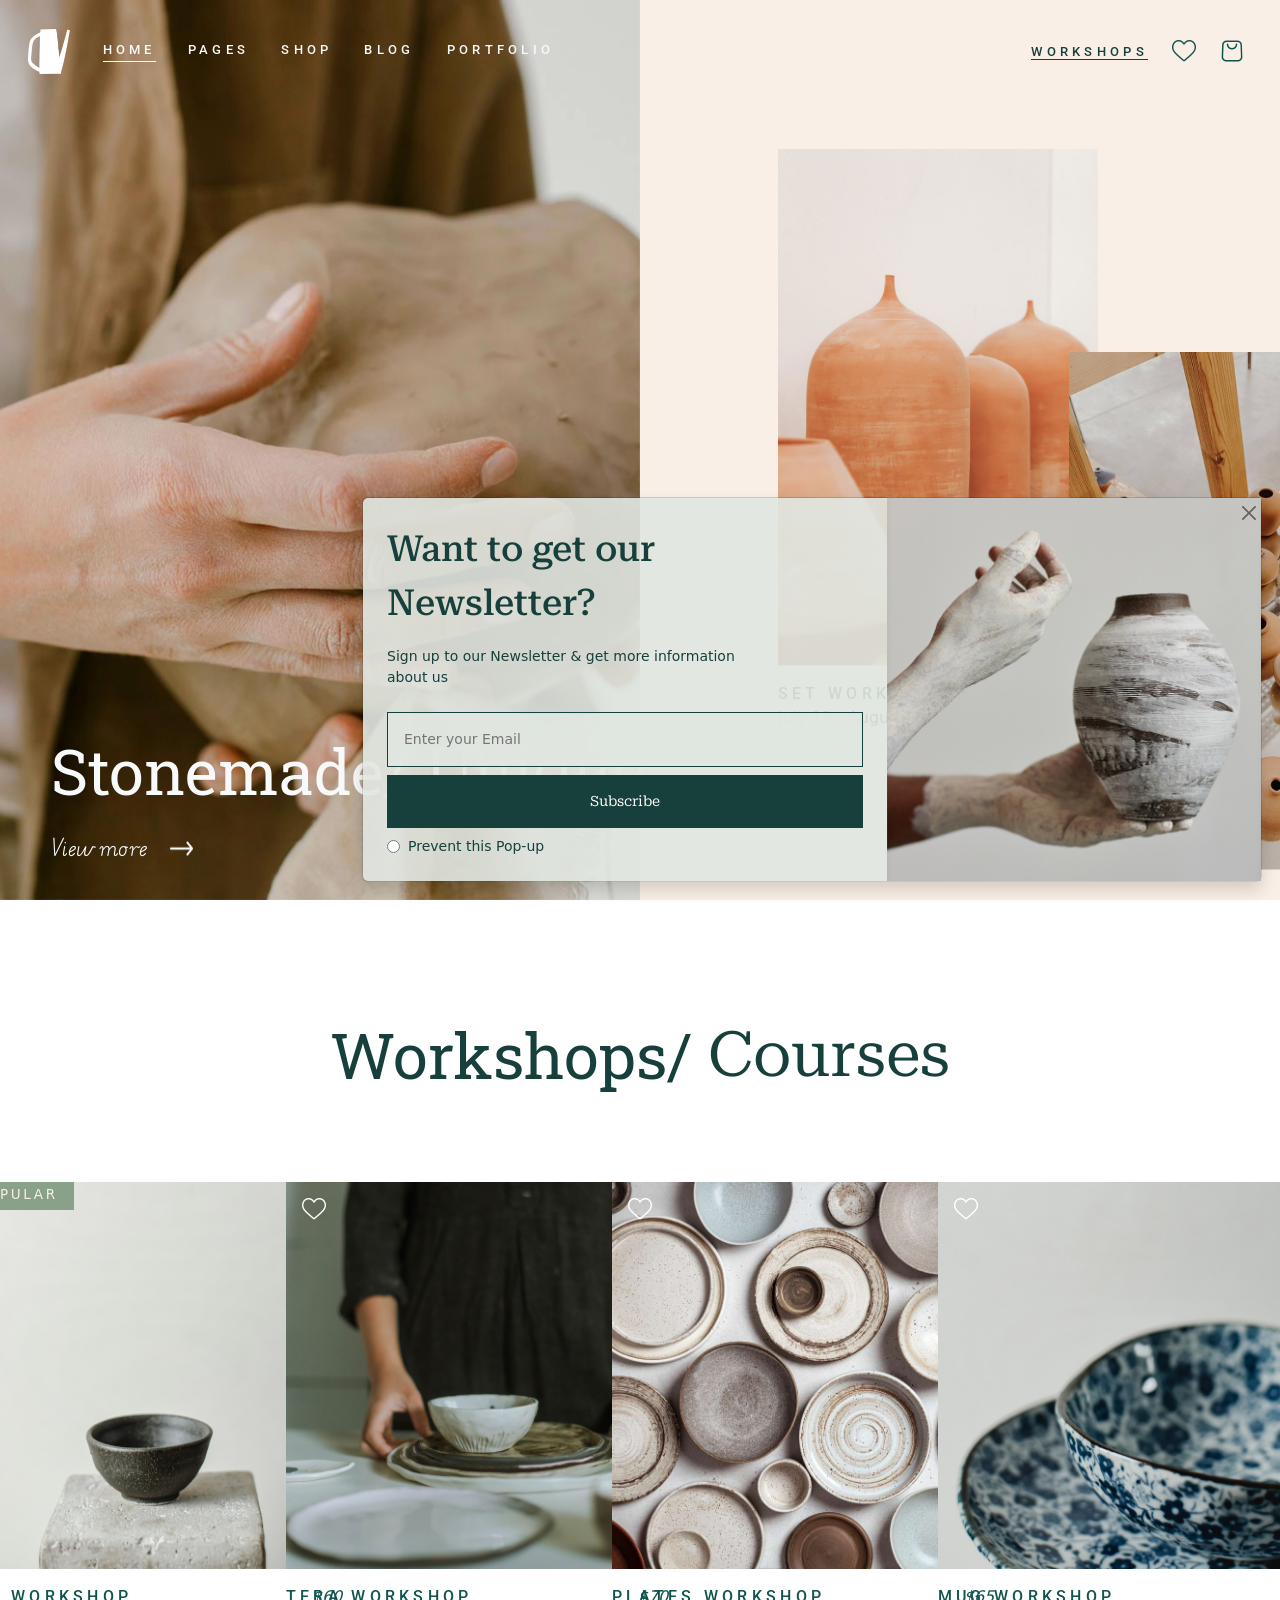
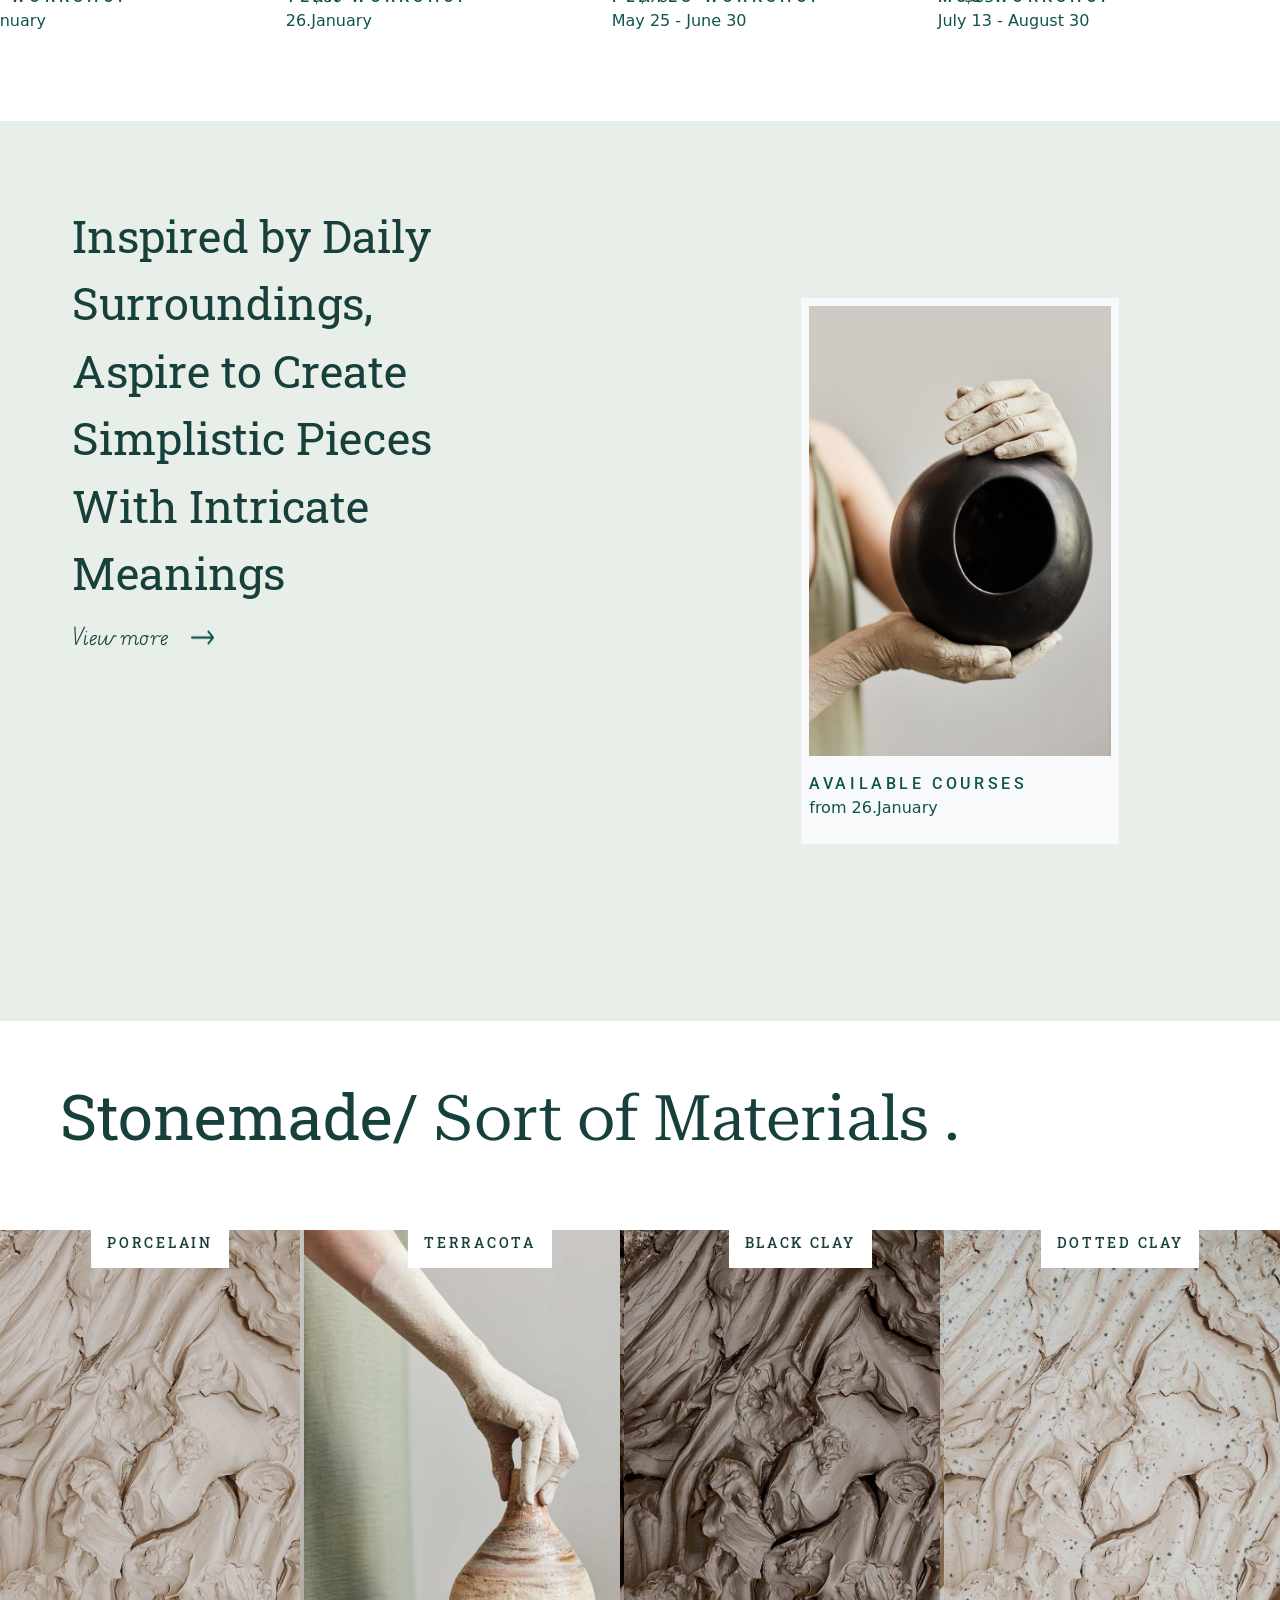
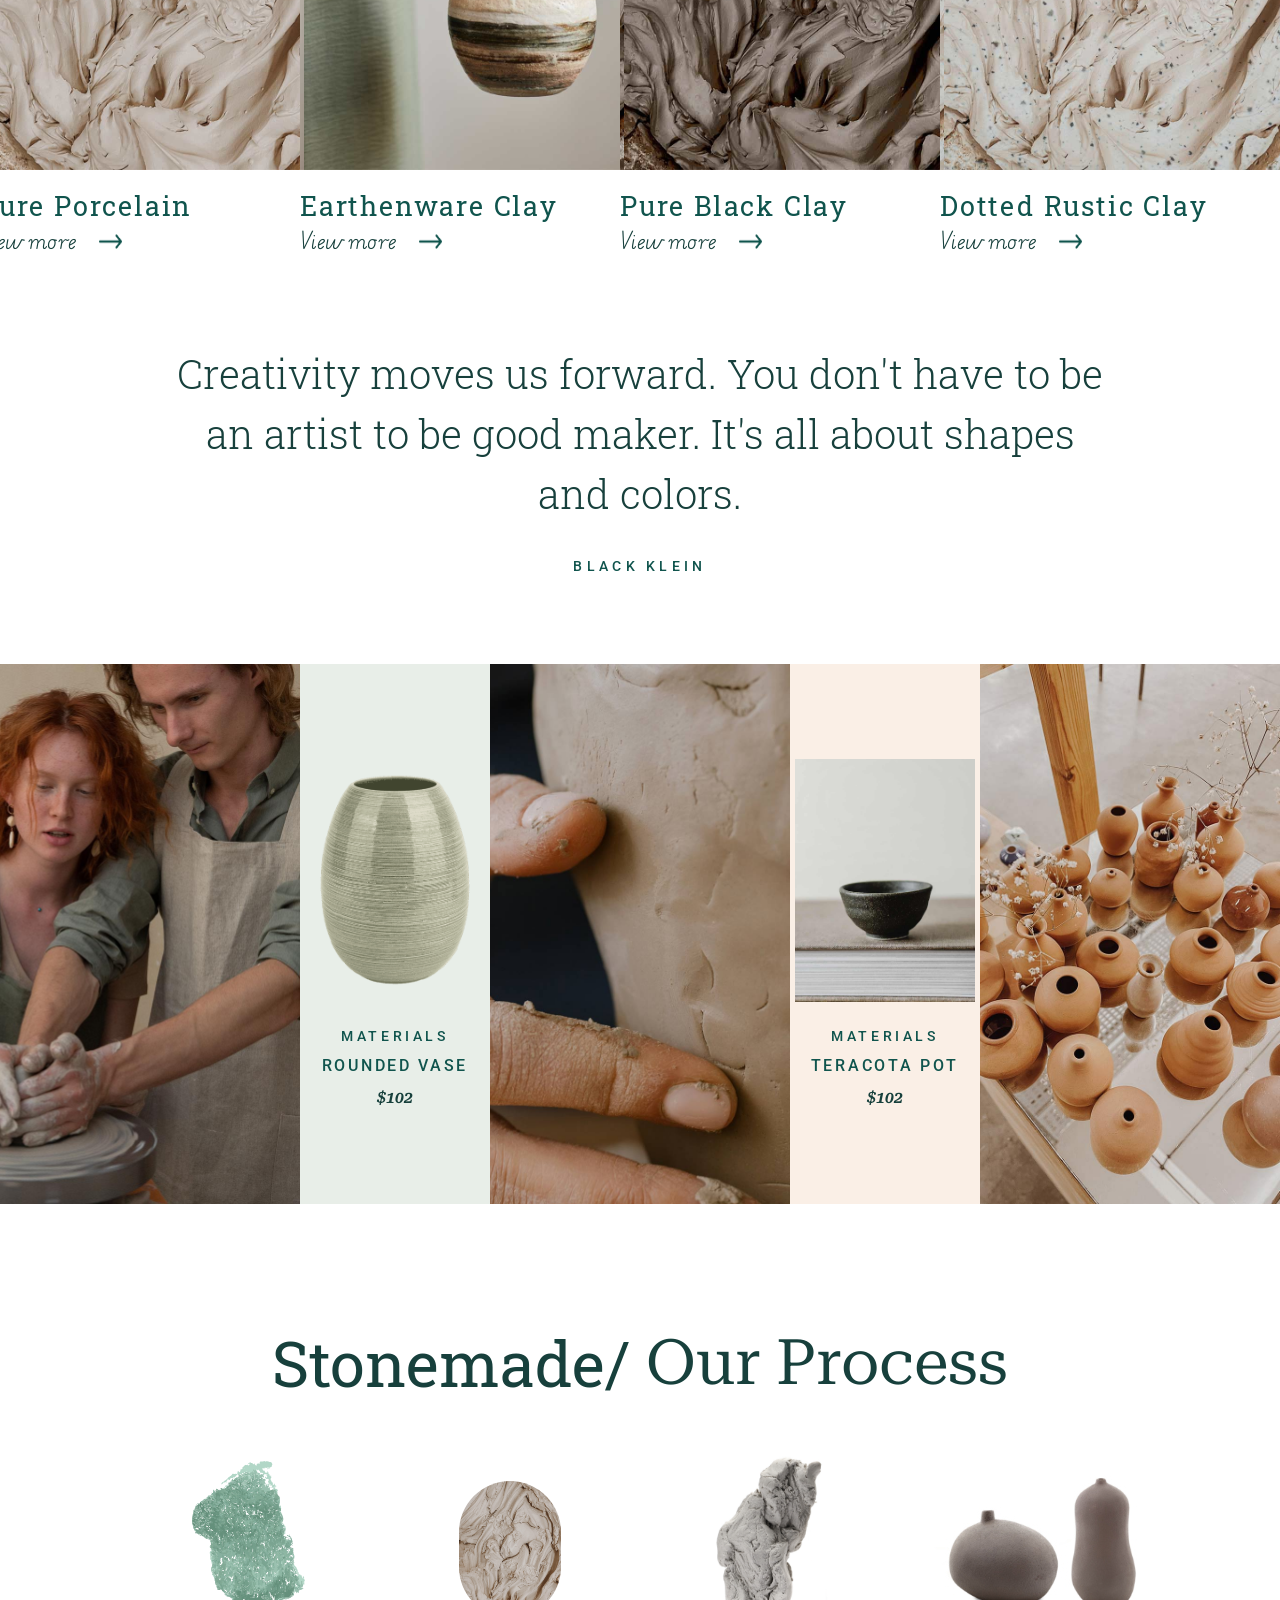
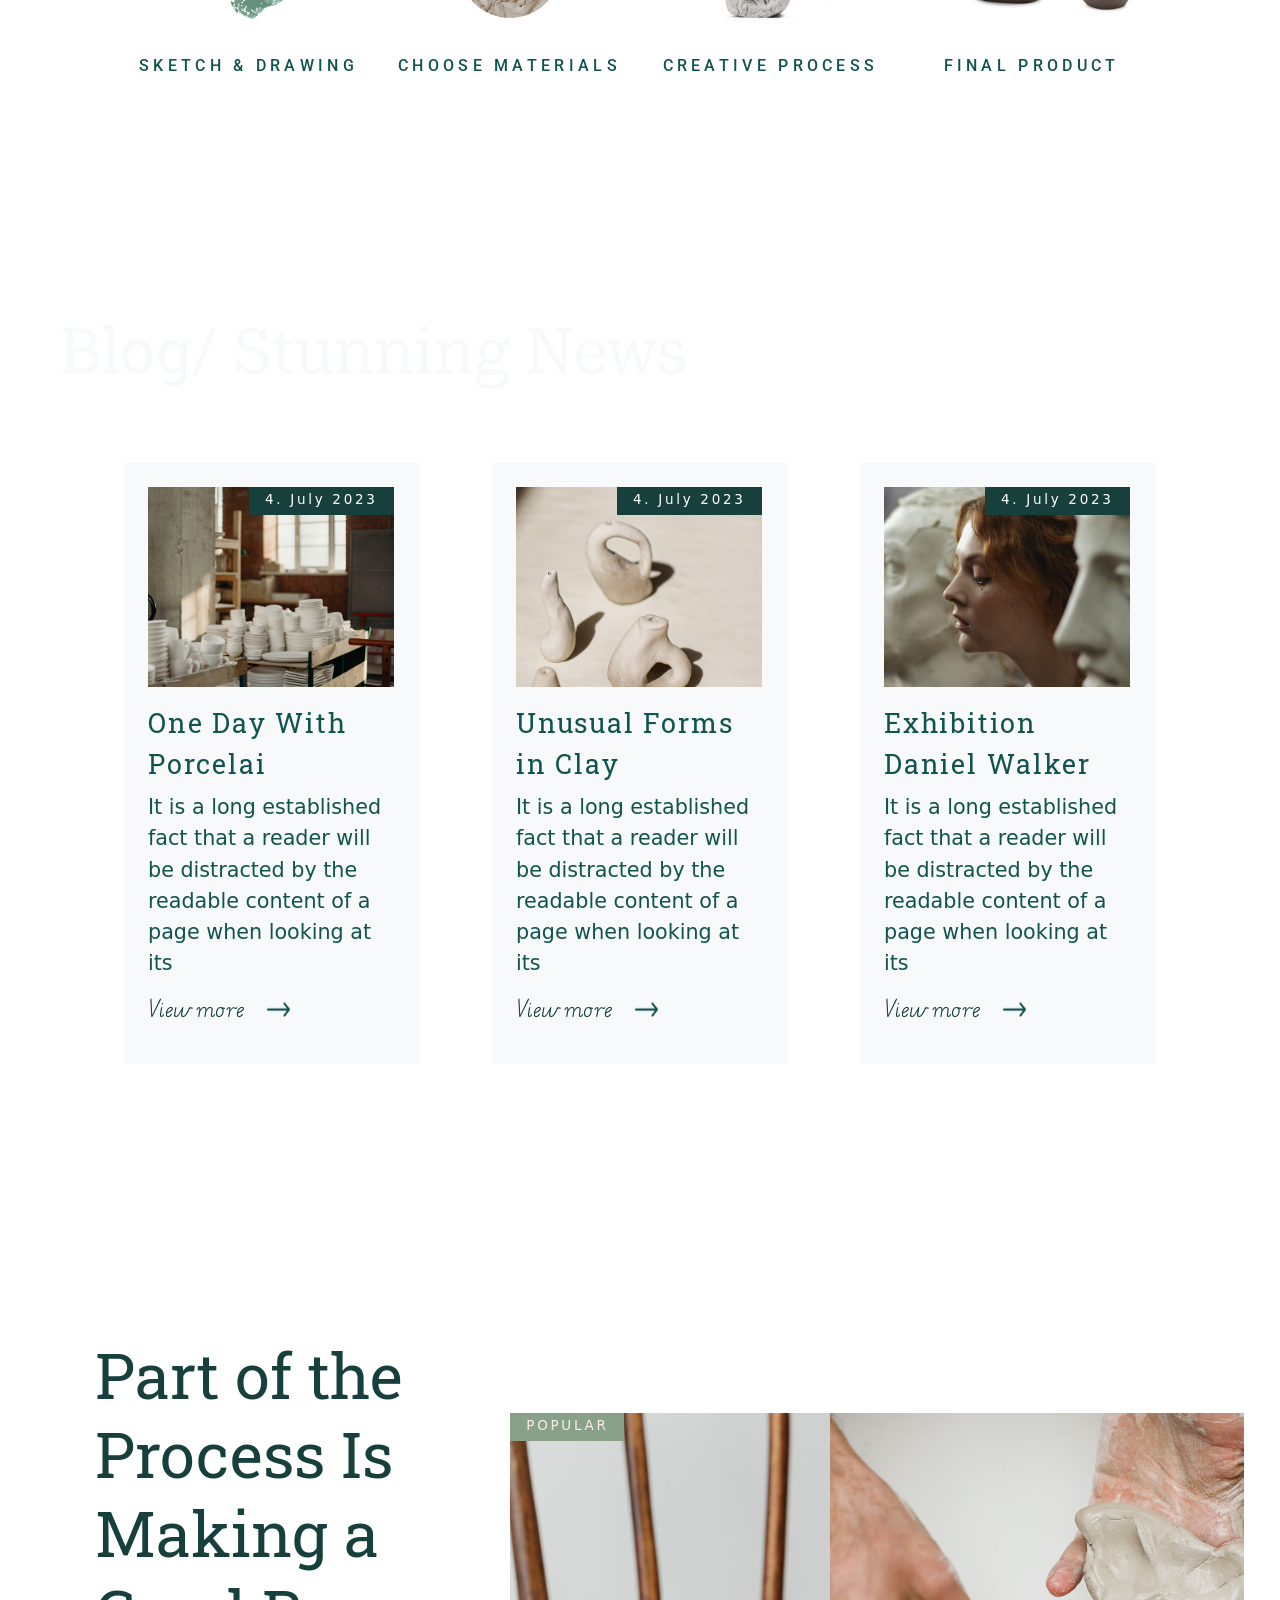
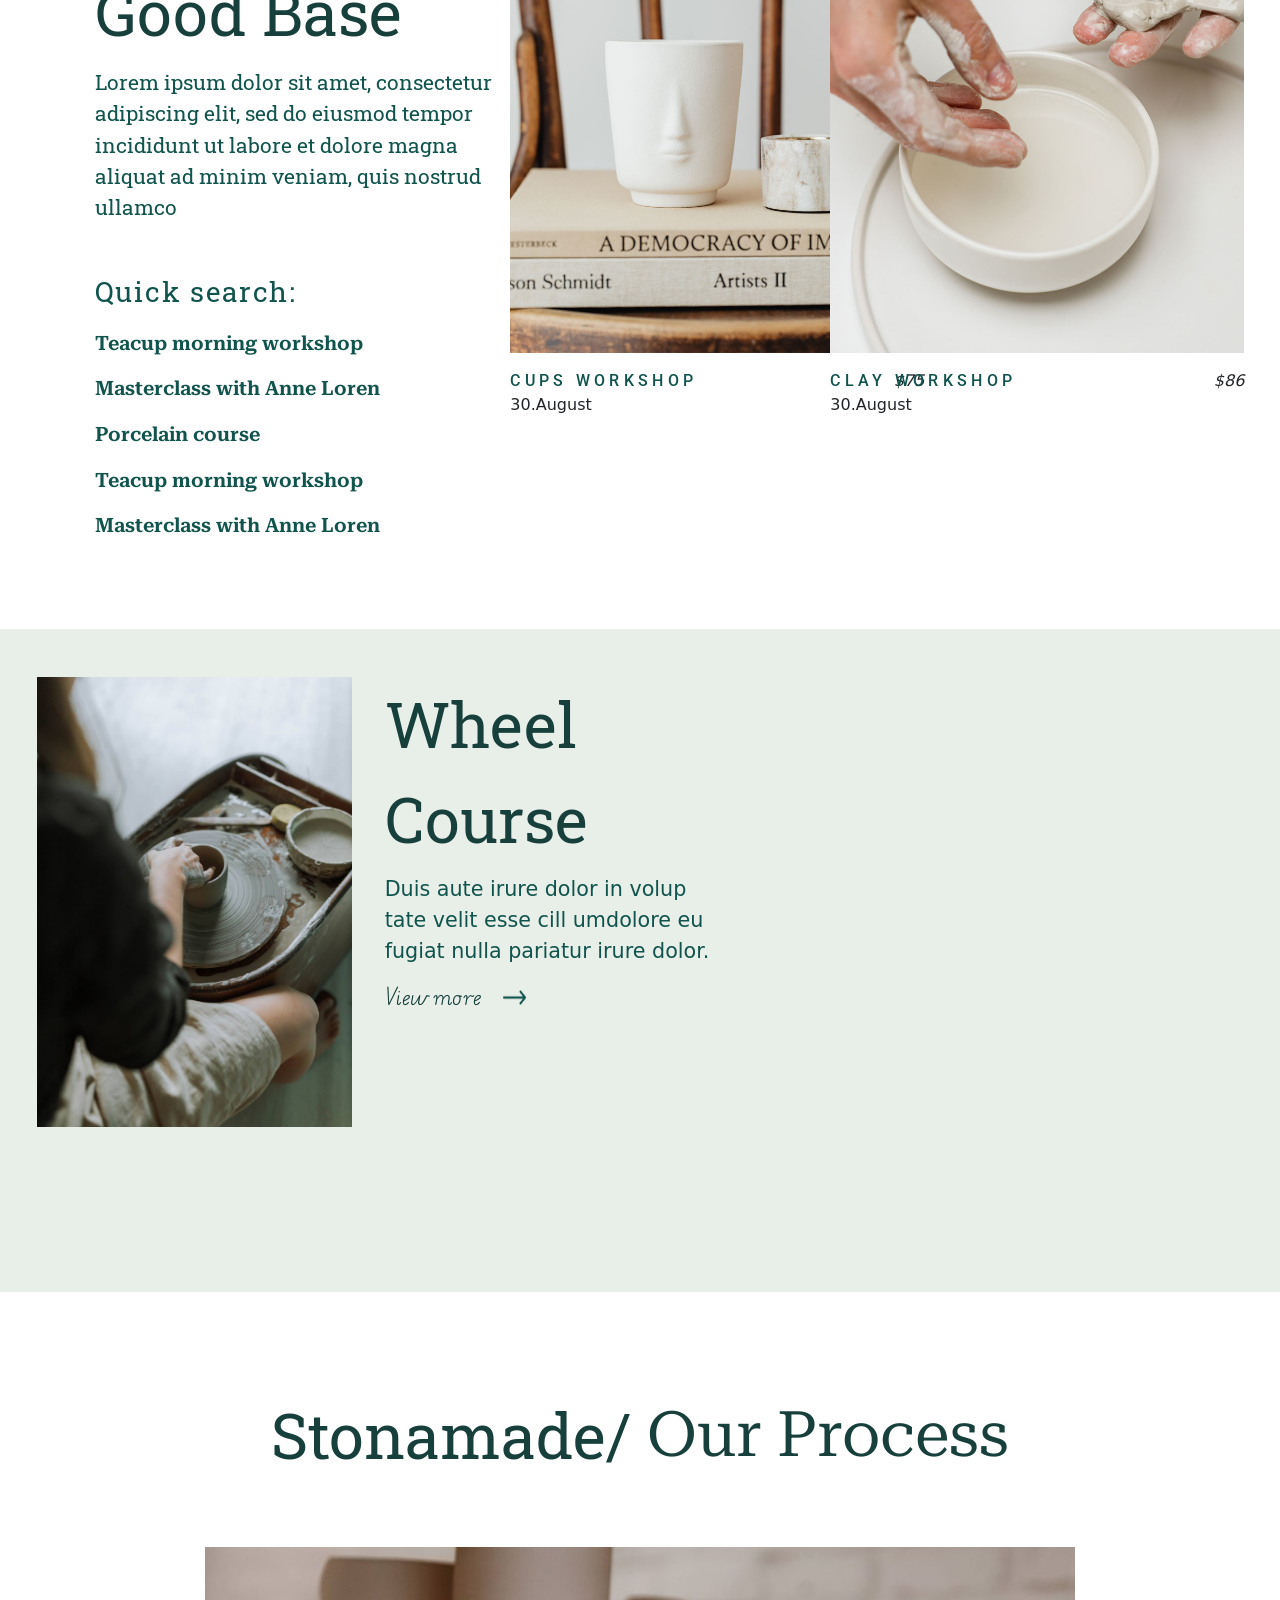
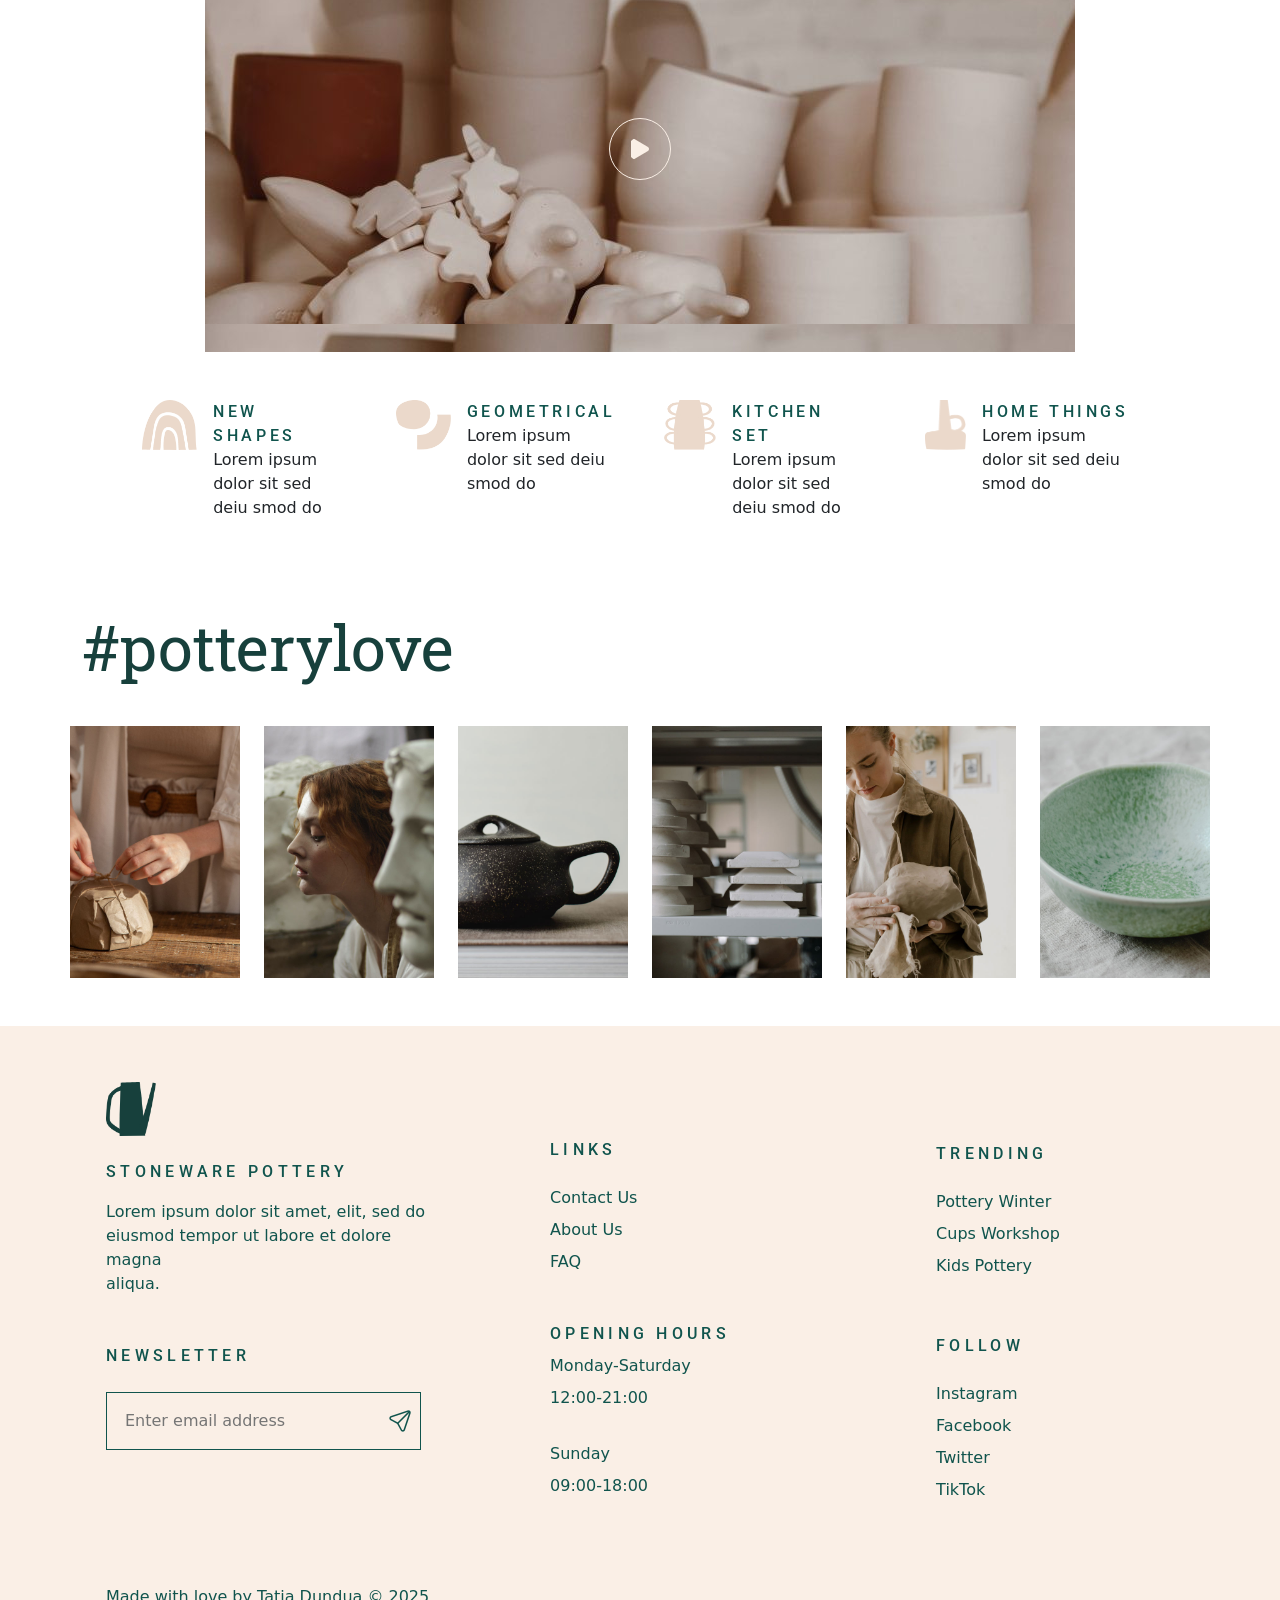
<file: pages/index.html>
<!doctype html>
<html lang="en">
  <head>
    <meta charset="utf-8">
    <meta name="viewport" content="width=device-width, initial-scale=1">
    <title>Bootstrap demo</title>
    <link href="https://cdn.jsdelivr.net/npm/bootstrap@5.3.3/dist/css/bootstrap.min.css" rel="stylesheet" integrity="sha384-QWTKZyjpPEjISv5WaRU9OFeRpok6YctnYmDr5pNlyT2bRjXh0JMhjY6hW+ALEwIH" crossorigin="anonymous">
    <link rel="stylesheet" href="../styles/style.css">
    <link rel="stylesheet" href="https://cdnjs.cloudflare.com/ajax/libs/OwlCarousel2/2.3.4/assets/owl.carousel.min.css">
    <link rel="stylesheet" href="https://cdnjs.cloudflare.com/ajax/libs/OwlCarousel2/2.3.4/assets/owl.theme.default.min.css">

  </head>

  <body>
    <nav class="navbar navbar-expand-xl  py-lg-4 px-lg-3" id="section_1" >
        <div class="container-fluid">
          <!-- ! BRAND  -->
          <a class="navbar-brand" href="../pages/index.html">
            <img  src="../icons/h1-logo-white-new.png" alt="">
          </a>

        <!-- ! HAMBURGER -->
        <button class="navbar-toggler" type="button" data-bs-toggle="collapse" data-bs-target="#navbarSupportedContent" aria-controls="navbarSupportedContent" aria-expanded="false" aria-label="Toggle navigation">
          <span class="navbar-toggler-icon"></span>
        </button>

        <button button type="button" class="btn-close d-xl-none offcanvas_icon" aria-label="Close" style="display: none;"></button>
         
        <!-- ! NAVBAR  -->
          <div class="collapse navbar-collapse justify-content-between" id="navbarSupportedContent">
            <ul class="navbar-nav border-hover gap-3  ">
                <!--! HOME  -->
                <li class="nav-item dropdown">
                    <!--! HOME LINK  -->
                    <a class="nav-link dropdown-toggle d-flex justify-content-between hamburger_home always-border" href="../pages/index.html" role="button" data-bs-toggle="dropdown" aria-expanded="false">
                      <span>HOME</span>
                      <img class="d-xl-none" src="../icons/next.png" alt="">
                    </a>
                    <!--! HOME ITEMS  -->
                    <ul class="dropdown-menu lh-lg py-xl-4">
                        <li><a style="color:var(--light-green);" class="dropdown-item " href="../pages/index.html">Pottery Workshops</a></li>
                        <li><a class="dropdown-item " href="../pages/index.html">Ceramics Showcase</a></li>
                        <li><a class="dropdown-item " href="../pages/index.html">Porcelain Store</a></li>
                        <li><a class="dropdown-item " href="../pages/index.html">Landing</a></li>
                    </ul>
                </li>

                <!-- ! PAGES -->
                <li class="nav-item dropdown">
                    <!-- ! PAGES LINK -->
                    <a class="nav-link dropdown-toggle d-flex justify-content-between " href="#" role="button" data-bs-toggle="dropdown" aria-expanded="false">
                        PAGES
                      <img  class="d-xl-none " src="../icons/next.png" alt="">

                    </a>
                    <!-- ! PAGES ITEMS -->
                    <ul class="dropdown-menu  lh-lg py-xl-4">
                        <li><a class="dropdown-item " href="../pages/about_me.html">About Me</a></li>
                        <li><a class="dropdown-item " href="../pages/about_us.html">About Us</a></li>
                        <li><a class="dropdown-item " href="../pages/our_team.html">Our Team</a></li>
                        <li><a class="dropdown-item " href="../pages/pricing_plans.html">Pricing Plans</a></li>
                        <li><a class="dropdown-item " href="../pages/contact_us.html">Contact Us</a></li>
                        <li><a class="dropdown-item " href="../pages/faq.html">FAQ Page</a></li>
                        <li><a class="dropdown-item " href="../pages/coming_soon.html">Coming Soon</a></li>
                    </ul>
                </li>


                <!-- ! SHOP -->
                <li  class="nav-item dropdown d-none d-xl-block   ">
                  <!-- ! SHOP LINK (LARGE SCREEN) -->
                  <a class="nav-link dropdown-toggle " href="#" role="button" data-bs-toggle="dropdown" aria-expanded="false">
                    SHOP
                  </a>
                  <!-- ! SHOP ITEMS -->
                  <div class="dropdown-menu section-dropdown d-flex lh-lg px-xl-5 py-xl-5">
                     <ul class="px-xl-5">
                          <li><a class="dropdown-item " href="">SHOP LISTS</a></li>
                          <li><a class="dropdown-item " href="../pages/shop.html">Workshop List</a></li>
                          <li><a class="dropdown-item " href="../pages/shop.html">Standard List</a></li>
                          <li><a class="dropdown-item " href="../pages/shop.html">Category List</a></li>
                      </ul>

                      <ul class="px-xl-5">
                          <li><a class="dropdown-item " href="../pages/shop.html">SHOP LAYOUTS</a></li>
                          <li><a class="dropdown-item " href="../pages/shop.html">Three Columns</a></li>
                          <li><a class="dropdown-item " href="../pages/shop.html">Four Columns</a></li>
                          <li><a class="dropdown-item " href="../pages/shop.html">Four Columns Wide</a></li>
                          <li><a class="dropdown-item " href="../pages/shop.html">Five Columns Wide</a></li>
                          <li><a class="dropdown-item " href="../pages/shop.html">Six Columns Wide</a></li>
                      </ul>

                      <ul class="px-xl-5">
                          <li><a class="dropdown-item " href="#">PRODUCT TYPES</a></li>
                          <li><a class="dropdown-item " href="../pages/product.html">Workshop Product</a></li>
                          <li><a class="dropdown-item " href="../pages/product.html">Standard Product</a></li>
                          <li><a class="dropdown-item " href="../pages/product.html">Variable Product</a></li>
                          <li><a class="dropdown-item " href="../pages/product.html">Grouped Product</a></li>
                          <li><a class="dropdown-item " href="../pages/product.html">Popular Product</a></li>
                          <li><a class="dropdown-item " href="../pages/product.html">New Product</a></li>
                          <li><a class="dropdown-item " href="../pages/product.html">Sold Product</a></li>
                          <li><a class="dropdown-item " href="../pages/product.html">Sale Product</a></li>
                      </ul>

                      
                      <ul class="px-xl-5">
                          <li><a class="dropdown-item " href="#">SHOP PAGES</a></li>
                          <li><a class="dropdown-item " href="#">My Account</a></li>
                          <li><a class="dropdown-item " href="../pages/wishlist.html">Wishlist</a></li>
                          <li><a class="dropdown-item " href="#">Track Your Order</a></li>
                          <li><a class="dropdown-item " href="../pages/cart.html">Cart</a></li>
                          <li><a class="dropdown-item " href="#">Checkout</a></li>
                      </ul>
                      <ul style="color: var(--dark-green);" class="px-xl-5">
                          <li>
                              <a class="dropdown-item " href="#">
                                  <div class="moving_img">
                                      <img src="../icons/heart_white.png" alt="">
                                      <div class="add_to_cart">Add to cart</div>
                                  </div>
                              </a>
                          </li>
                          <li class="d-flex"><a class="dropdown-item " href="#" id="img_title">TEASET WORKSHOP </a>$87</li>
                          <li >26.January</li>
                      </ul>
                  </div>

                <!-- ! SHOP (HAMBURGER) -->
                <li class="nav-item dropdown d-xl-none additional_dropdown">
                  <!-- ! SHOP LINK ( SHOP HAMBURGER) -->
                  <a class="nav-link dropdown-toggle d-flex justify-content-between" href="#" role="button" data-bs-toggle="dropdown" aria-expanded="false">
                    <span>SHOP</span>
                    <img  class="d-xl-none " src="../icons/next.png" alt="">
                  </a>
                  <!-- ! SHOP DROPDOWNS (SHOP HAMBURGER ) -->
                  <ul class="dropdown-menu  d-xl-none">

                      <!-- ! SHOP LISTS (SHOP HAMBURGER) -->
                      <li class="dropdown-submenu">
                        <a class="dropdown-item " href="#">Shop Lists
                            <img src="../icons/next.png" alt="">
                        </a>
                        <ul class="dropdown-menu">
                          <li><a class="dropdown-item" href="../pages/shop.html">Workshop List</a></li>
                          <li><a class="dropdown-item" href="../pages/shop.html">Standard List</a></li>
                          <li><a class="dropdown-item" href="../pages/shop.html">Category List</a></li>
                        </ul>
                      </li>

                      <!-- ! SHOP LAYOUTS (SHOP HAMBURGER) -->
                      <li class="dropdown-submenu">
                        <a class="dropdown-item " href="#">Shop Layouts
                            <img src="../icons/next.png" alt="">
                        </a>
                        <ul class="dropdown-menu">
                          <li><a class="dropdown-item" href="../pages/shop.html">Three Columns</a></li>
                          <li><a class="dropdown-item" href="../pages/shop.html">Four Columns</a></li>
                          <li><a class="dropdown-item" href="../pages/shop.html">Four Columns Wide</a></li>
                          <li><a class="dropdown-item" href="../pages/shop.html">Five Columns Wide</a></li>
                          <li><a class="dropdown-item" href="../pages/shop.html">Six Columns Wide</a></li>
                        </ul>
                      </li>

                      <!-- ! PRODUCT TYPES (SHOP HAMBURGER) -->
                      <li class="dropdown-submenu">
                          <a class="dropdown-item " href="#">Product Types
                              <img src="../icons/next.png" alt="">
                          </a>
                          <ul class="dropdown-menu">
                            <li><a class="dropdown-item" href="../pages/product.html">Workshop Product</a></li>
                            <li><a class="dropdown-item" href="../pages/product.html">Standard Product</a></li>
                            <li><a class="dropdown-item" href="../pages/product.html">Variable Product</a></li>
                            <li><a class="dropdown-item" href="../pages/product.html">Grouped Product</a></li>
                            <li><a class="dropdown-item" href="../pages/product.html">Popular Product</a></li>
                            <li><a class="dropdown-item" href="../pages/product.html">New Product</a></li>
                            <li><a class="dropdown-item" href="../pages/product.html">Sold Product</a></li>
                            <li><a class="dropdown-item" href="../pages/product.html">Sale Product</a></li>
                          </ul>
                      </li>

                      <!-- ! SHOP PAGES (SHOP HAMBURGER) -->
                      <li class="dropdown-submenu">
                          <a class="dropdown-item " href="#">Shop Pages
                              <img src="../icons/next.png" alt="">
                          </a>
                          <ul class="dropdown-menu">
                            <li><a class="dropdown-item" href="#">My Account</a></li>
                            <li><a class="dropdown-item" href="../pages/wishlist.html">Wishlist</a></li>
                            <li><a class="dropdown-item" href="#">Track Your Order</a></li>
                            <li><a class="dropdown-item" href="../pages/cart.html">Cart</a></li>
                            <li><a class="dropdown-item" href="#">Checkout</a></li>
                          </ul>
                      </li>
                  </ul>
                </li>

              </li>

                <!-- ! BLOG -->
                <li class="nav-item dropdown additional_dropdown">
                    <!-- ! BLOG LINK-->
                    <a class="nav-link dropdown-toggle d-flex justify-content-between" href="#" role="button" data-bs-toggle="dropdown" aria-expanded="false">
                      <span>BLOG</span>
                      <img  class="d-xl-none " src="../icons/next.png" alt="">
                    </a>
                    <!-- ! BLOG ITEMS-->
                    <ul class="dropdown-menu lh-lg py-xl-4">
                        <li><a class="dropdown-item " href="#">Right Sidebar</a></li>
                        <li><a class="dropdown-item " href="#">Left Sidebar</a></li>
                        <li><a class="dropdown-item " href="#">No Sidebar</a></li>
                        <!-- ! ADDITIONAL DROPDOWN ITEM (BLOG ITEMS)-->
                        <li class="dropdown-submenu">
                            <a class="dropdown-item " href="#">Post Formats
                                <img src="../icons/next.png" alt="">
                            </a>
                            <ul class="dropdown-menu">
                                <li><a class="dropdown-item" href="#">Standard Post</a></li>
                                <li><a class="dropdown-item" href="#">Gallery Post</a></li>
                                <li><a class="dropdown-item" href="#">Link Post</a></li>
                                <li><a class="dropdown-item" href="#">Quote Post</a></li>
                                <li><a class="dropdown-item" href="#">Audio Post</a></li>
                                <li><a class="dropdown-item" href="#">Video Post</a></li>
                                <li><a class="dropdown-item" href="#">No Sidebar Post</a></li>

                            </ul>
                        </li>
                    </ul>
                </li>

                <!-- ! PORTFOLIO -->
                <li class="nav-item dropdown additional_dropdown">
                    <!-- ! PORTFOLIO LINK -->
                    <a class="nav-link dropdown-toggle d-flex justify-content-between" href="#" role="button" data-bs-toggle="dropdown" aria-expanded="false">
                      <span>PORTFOLIO</span>
                      <img  class="d-xl-none " src="../icons/next.png" alt="">
                    </a>
                    <!-- ! PORTFOLIO ITEMS -->
                    <ul class="dropdown-menu lh-lg py-xl-4">
                        <li><a class="dropdown-item " href="../pages/gallery_list.html">Standard List</a></li>
                        <li><a class="dropdown-item " href="../pages/gallery_list.html">Gallery List</a></li>
                        <!-- ! ADDITIONAL DROPDOWN ITEM (PORTFOLIO ITEMS) -->
                        <li class="dropdown-submenu">
                            <a class="dropdown-item " href="#">List Layouts
                                <img src="../icons/next.png" alt="">
                            </a>
                            <ul class="dropdown-menu">
                                <li><a class="dropdown-item" href="../pages/gallery_list.html">Two Columns</a></li>
                                <li><a class="dropdown-item" href="../pages/gallery_list.html">Three Columns</a></li>
                                <li><a class="dropdown-item" href="../pages/gallery_list.html">Four Columns Wide</a></li>
                                <li><a class="dropdown-item" href="../pages/gallery_list.html">Five Columns Wide</a></li>
                            </ul>
                        </li>
                        <!-- ! ADDITIONAL DROPDOWN ITEM (PORTFOLIO ITEMS) -->
                        <li class="dropdown-submenu">
                            <a class="dropdown-item " href="#">Single Types
                                <img src="../icons/next.png" alt="">
                            </a>
                            <ul class="dropdown-menu">
                                <li><a class="dropdown-item" href="../pages/gallery_list.html">Small Images</a></li>
                                <li><a class="dropdown-item" href="../pages/gallery_list.html">Small Slider</a></li>
                                <li><a class="dropdown-item" href="../pages/gallery_list.html">Big Images</a></li>
                                <li><a class="dropdown-item" href="../pages/gallery_list.html">Big Slider</a></li>
                                <li><a class="dropdown-item" href="../pages/gallery_list.html">Gallery</a></li>
                            </ul>
                        </li>
                    </ul>
                </li>
            </ul>

            <!-- ! SECOND PART OF NAVBAR  -->
            <ul class="navbar-nav gap-2 ">
                <!-- ! WORKSHOPS -->
                <li class="nav-item d-none d-xl-block ">
                    <!-- ! WORKSHOPS LINK -->
                    <a class="nav-link active always-border" aria-current="page" href="../pages/workshops.html">
                        <span class="workshops_navbar">WORKSHOPS</span>
                    </a>
                </li>

                <!-- ! HEART ICON -->
                <li class="nav-item d-none d-xl-block" >
                    <!-- ! HEART LINK-->
                    <a class="nav-link  active" aria-current="page" href="../pages/wishlist.html">
                      <img src="../icons/heart.png" alt="">
                    </a>
                </li>
    
                <!-- ! CART ICON -->
                <li  class="nav-item  hamburger_cart  ">
                    <!-- ! CART LINK-->
                    <a class="nav-link  active" aria-current="page" href="../pages/cart.html">
                      <img src="../icons/shopping-bag.png" alt="">
                      <span class="d-xl-none">CART</span>
                    </a>
                </li>

            </ul>

          </div>
        </div>
    </nav>

    <nav class="navbar secondd_navbar navbar-expand-xl display-none  py-lg-4 px-lg-3" id="dynamicNavbar">
      <div class="container-fluid">
        <!-- ! BRAND  -->
        <a class="navbar-brand d-flex align-items-center" href="#">
          <img  src="../icons/logo-dark.png" alt="">
        </a>
       
      <!-- ! NAVBAR  -->
        <div class="collapse navbar-collapse justify-content-between" id="navbarSupportedContent">
          <ul class="navbar-nav border-hover gap-3  ">
              <!--! HOME  -->
              <li class="nav-item dropdown">
                  <!--! HOME LINK  -->
                  <a class="nav-link dropdown-toggle d-flex justify-content-between hamburger_home always-border" href="../pages/index.html" role="button" data-bs-toggle="dropdown" aria-expanded="false">
                    <span>HOME</span>
                  </a>
                  <!--! HOME ITEMS  -->
                  <ul class="dropdown-menu lh-lg py-xl-4">
                      <li><a style="color:var(--light-green);" class="dropdown-item " href="../pages/index.html">Pottery Workshops</a></li>
                      <li><a class="dropdown-item " href="../pages/index.html">Ceramics Showcase</a></li>
                      <li><a class="dropdown-item " href="../pages/index.html">Porcelain Store</a></li>
                      <li><a class="dropdown-item " href="../pages/index.html">Landing</a></li>
                  </ul>
              </li>

              <!-- ! PAGES -->
              <li class="nav-item dropdown">
                  <!-- ! PAGES LINK -->
                  <a class="nav-link dropdown-toggle d-flex justify-content-between " href="#" role="button" data-bs-toggle="dropdown" aria-expanded="false">
                      PAGES
                  </a>
                  <!-- ! PAGES ITEMS -->
                  <ul class="dropdown-menu  lh-lg py-xl-4">
                      <li><a class="dropdown-item " href="../pages/about_me.html">About Me</a></li>
                      <li><a class="dropdown-item " href="../pages/about_us.html">About Us</a></li>
                      <li><a class="dropdown-item " href="../pages/our_team.html">Our Team</a></li>
                      <li><a class="dropdown-item " href="../pages/pricing_plans.html">Pricing Plans</a></li>
                      <li><a class="dropdown-item " href="../pages/contact_us.html">Contact Us</a></li>
                      <li><a class="dropdown-item " href="../pages/faq.html">FAQ Page</a></li>
                      <li><a class="dropdown-item " href="../pages/coming_soon.html">Coming Soon</a></li>
                  </ul>
              </li>

              <!-- ! SHOP -->
                <li  class="nav-item dropdown d-none d-xl-block   ">
                  <!-- ! SHOP LINK (LARGE SCREEN) -->
                  <a class="nav-link dropdown-toggle " href="#" role="button" data-bs-toggle="dropdown" aria-expanded="false">
                    SHOP
                  </a>
                  <!-- ! SHOP ITEMS -->
                  <div class="dropdown-menu section-dropdown d-flex lh-lg px-xl-5 py-xl-5">
                     <ul class="px-xl-5">
                          <li><a class="dropdown-item " href="">SHOP LISTS</a></li>
                          <li><a class="dropdown-item " href="../pages/shop.html">Workshop List</a></li>
                          <li><a class="dropdown-item " href="../pages/shop.html">Standard List</a></li>
                          <li><a class="dropdown-item " href="../pages/shop.html">Category List</a></li>
                      </ul>

                      <ul class="px-xl-5">
                          <li><a class="dropdown-item " href="../pages/shop.html">SHOP LAYOUTS</a></li>
                          <li><a class="dropdown-item " href="../pages/shop.html">Three Columns</a></li>
                          <li><a class="dropdown-item " href="../pages/shop.html">Four Columns</a></li>
                          <li><a class="dropdown-item " href="../pages/shop.html">Four Columns Wide</a></li>
                          <li><a class="dropdown-item " href="../pages/shop.html">Five Columns Wide</a></li>
                          <li><a class="dropdown-item " href="../pages/shop.html">Six Columns Wide</a></li>
                      </ul>

                      <ul class="px-xl-5">
                          <li><a class="dropdown-item " href="#">PRODUCT TYPES</a></li>
                          <li><a class="dropdown-item " href="../pages/product.html">Workshop Product</a></li>
                          <li><a class="dropdown-item " href="../pages/product.html">Standard Product</a></li>
                          <li><a class="dropdown-item " href="../pages/product.html">Variable Product</a></li>
                          <li><a class="dropdown-item " href="../pages/product.html">Grouped Product</a></li>
                          <li><a class="dropdown-item " href="../pages/product.html">Popular Product</a></li>
                          <li><a class="dropdown-item " href="../pages/product.html">New Product</a></li>
                          <li><a class="dropdown-item " href="../pages/product.html">Sold Product</a></li>
                          <li><a class="dropdown-item " href="../pages/product.html">Sale Product</a></li>
                      </ul>

                      
                      <ul class="px-xl-5">
                          <li><a class="dropdown-item " href="#">SHOP PAGES</a></li>
                          <li><a class="dropdown-item " href="#">My Account</a></li>
                          <li><a class="dropdown-item " href="../pages/wishlist.html">Wishlist</a></li>
                          <li><a class="dropdown-item " href="#">Track Your Order</a></li>
                          <li><a class="dropdown-item " href="../pages/cart.html">Cart</a></li>
                          <li><a class="dropdown-item " href="#">Checkout</a></li>
                      </ul>
                      <ul style="color: var(--dark-green);" class="px-xl-5">
                          <li>
                              <a class="dropdown-item " href="#">
                                  <div class="moving_img">
                                      <img src="../icons/heart_white.png" alt="">
                                      <div class="add_to_cart">Add to cart</div>
                                  </div>
                              </a>
                          </li>
                          <li class="d-flex"><a class="dropdown-item " href="#" id="img_title">TEASET WORKSHOP </a>$87</li>
                          <li >26.January</li>
                      </ul>
                  </div>

                <!-- ! SHOP (HAMBURGER) -->
                <li class="nav-item dropdown d-xl-none additional_dropdown">
                  <!-- ! SHOP LINK ( SHOP HAMBURGER) -->
                  <a class="nav-link dropdown-toggle d-flex justify-content-between" href="#" role="button" data-bs-toggle="dropdown" aria-expanded="false">
                    <span>SHOP</span>
                    <img  class="d-xl-none " src="../icons/next.png" alt="">
                  </a>
                  <!-- ! SHOP DROPDOWNS (SHOP HAMBURGER ) -->
                  <ul class="dropdown-menu  d-xl-none">

                      <!-- ! SHOP LISTS (SHOP HAMBURGER) -->
                      <li class="dropdown-submenu">
                        <a class="dropdown-item " href="#">Shop Lists
                            <img src="../icons/next.png" alt="">
                        </a>
                        <ul class="dropdown-menu">
                          <li><a class="dropdown-item" href="../pages/shop.html">Workshop List</a></li>
                          <li><a class="dropdown-item" href="../pages/shop.html">Standard List</a></li>
                          <li><a class="dropdown-item" href="../pages/shop.html">Category List</a></li>
                        </ul>
                      </li>

                      <!-- ! SHOP LAYOUTS (SHOP HAMBURGER) -->
                      <li class="dropdown-submenu">
                        <a class="dropdown-item " href="#">Shop Layouts
                            <img src="../icons/next.png" alt="">
                        </a>
                        <ul class="dropdown-menu">
                          <li><a class="dropdown-item" href="../pages/shop.html">Three Columns</a></li>
                          <li><a class="dropdown-item" href="../pages/shop.html">Four Columns</a></li>
                          <li><a class="dropdown-item" href="../pages/shop.html">Four Columns Wide</a></li>
                          <li><a class="dropdown-item" href="../pages/shop.html">Five Columns Wide</a></li>
                          <li><a class="dropdown-item" href="../pages/shop.html">Six Columns Wide</a></li>
                        </ul>
                      </li>

                      <!-- ! PRODUCT TYPES (SHOP HAMBURGER) -->
                      <li class="dropdown-submenu">
                          <a class="dropdown-item " href="#">Product Types
                              <img src="../icons/next.png" alt="">
                          </a>
                          <ul class="dropdown-menu">
                            <li><a class="dropdown-item" href="../pages/product.html">Workshop Product</a></li>
                            <li><a class="dropdown-item" href="../pages/product.html">Standard Product</a></li>
                            <li><a class="dropdown-item" href="../pages/product.html">Variable Product</a></li>
                            <li><a class="dropdown-item" href="../pages/product.html">Grouped Product</a></li>
                            <li><a class="dropdown-item" href="../pages/product.html">Popular Product</a></li>
                            <li><a class="dropdown-item" href="../pages/product.html">New Product</a></li>
                            <li><a class="dropdown-item" href="../pages/product.html">Sold Product</a></li>
                            <li><a class="dropdown-item" href="../pages/product.html">Sale Product</a></li>
                          </ul>
                      </li>

                      <!-- ! SHOP PAGES (SHOP HAMBURGER) -->
                      <li class="dropdown-submenu">
                          <a class="dropdown-item " href="#">Shop Pages
                              <img src="../icons/next.png" alt="">
                          </a>
                          <ul class="dropdown-menu">
                            <li><a class="dropdown-item" href="#">My Account</a></li>
                            <li><a class="dropdown-item" href="../pages/wishlist.html">Wishlist</a></li>
                            <li><a class="dropdown-item" href="#">Track Your Order</a></li>
                            <li><a class="dropdown-item" href="../pages/cart.html">Cart</a></li>
                            <li><a class="dropdown-item" href="#">Checkout</a></li>
                          </ul>
                      </li>
                  </ul>
                </li>

              </li>

              <!-- ! BLOG -->
              <li class="nav-item dropdown additional_dropdown">
                  <!-- ! BLOG LINK-->
                  <a class="nav-link dropdown-toggle d-flex justify-content-between" href="#" role="button" data-bs-toggle="dropdown" aria-expanded="false">
                    <span>BLOG</span>
                  </a>
                  <!-- ! BLOG ITEMS-->
                  <ul class="dropdown-menu lh-lg py-xl-4">
                      <li><a class="dropdown-item " href="#">Right Sidebar</a></li>
                      <li><a class="dropdown-item " href="#">Left Sidebar</a></li>
                      <li><a class="dropdown-item " href="#">No Sidebar</a></li>
                      <!-- ! ADDITIONAL DROPDOWN ITEM (BLOG ITEMS)-->
                      <li class="dropdown-submenu">
                          <a class="dropdown-item " href="#">Post Formats
                              <img src="../icons/next.png" alt="">
                          </a>
                          <ul class="dropdown-menu">
                              <li><a class="dropdown-item" href="#">Standard Post</a></li>
                              <li><a class="dropdown-item" href="#">Gallery Post</a></li>
                              <li><a class="dropdown-item" href="#">Link Post</a></li>
                              <li><a class="dropdown-item" href="#">Quote Post</a></li>
                              <li><a class="dropdown-item" href="#">Audio Post</a></li>
                              <li><a class="dropdown-item" href="#">Video Post</a></li>
                              <li><a class="dropdown-item" href="#">No Sidebar Post</a></li>

                          </ul>
                      </li>
                  </ul>
              </li>

              <!-- ! PORTFOLIO -->
              <li class="nav-item dropdown additional_dropdown">
                  <!-- ! PORTFOLIO LINK -->
                  <a class="nav-link dropdown-toggle d-flex justify-content-between" href="#" role="button" data-bs-toggle="dropdown" aria-expanded="false">
                    <span>PORTFOLIO</span>
                  </a>
                  <!-- ! PORTFOLIO ITEMS -->
                  <ul class="dropdown-menu lh-lg py-xl-4">
                      <li><a class="dropdown-item " href="../pages/gallery_list.html">Standard List</a></li>
                      <li><a class="dropdown-item " href="../pages/gallery_list.html">Gallery List</a></li>
                      <!-- ! ADDITIONAL DROPDOWN ITEM (PORTFOLIO ITEMS) -->
                      <li class="dropdown-submenu">
                          <a class="dropdown-item " href="#">List Layouts
                              <img src="../icons/next.png" alt="">
                          </a>
                          <ul class="dropdown-menu">
                              <li><a class="dropdown-item" href="../pages/gallery_list.html">Two Columns</a></li>
                              <li><a class="dropdown-item" href="../pages/gallery_list.html">Three Columns</a></li>
                              <li><a class="dropdown-item" href="../pages/gallery_list.html">Four Columns Wide</a></li>
                              <li><a class="dropdown-item" href="../pages/gallery_list.html">Five Columns Wide</a></li>
                          </ul>
                      </li>
                      <!-- ! ADDITIONAL DROPDOWN ITEM (PORTFOLIO ITEMS) -->
                      <li class="dropdown-submenu">
                          <a class="dropdown-item " href="#">Single Types
                              <img src="../icons/next.png" alt="">
                          </a>
                          <ul class="dropdown-menu">
                              <li><a class="dropdown-item" href="../pages/gallery_list.html">Small Images</a></li>
                              <li><a class="dropdown-item" href="../pages/gallery_list.html">Small Slider</a></li>
                              <li><a class="dropdown-item" href="../pages/gallery_list.html">Big Images</a></li>
                              <li><a class="dropdown-item" href="../pages/gallery_list.html">Big Slider</a></li>
                              <li><a class="dropdown-item" href="../pages/gallery_list.html">Gallery</a></li>
                          </ul>
                      </li>
                  </ul>
              </li>
          </ul>

          <!-- ! SECOND PART OF NAVBAR  -->
          <ul class="navbar-nav gap-2 ">
              <!-- ! WORKSHOPS -->
              <li class="nav-item d-none d-xl-block ">
                  <!-- ! WORKSHOPS LINK -->
                  <a class="nav-link active always-border" aria-current="page" href="../pages/workshops.html">
                      <span class="workshops_navbar">WORKSHOPS</span>
                  </a>
              </li>

              <!-- ! HEART ICON -->
              <li class="nav-item d-none d-xl-block" >
                  <!-- ! HEART LINK-->
                  <a class="nav-link  active" aria-current="page" href="../pages/wishlist.html">
                    <img src="../icons/heart.png" alt="">
                  </a>
              </li>
  
              <!-- ! CART ICON -->
              <li  class="nav-item  hamburger_cart  ">
                  <!-- ! CART LINK-->
                  <a class="nav-link  active" aria-current="page" href="../pages/cart.html">
                    <img src="../icons/shopping-bag.png" alt="">
                    <span class="d-xl-none">CART</span>
                  </a>
              </li>

          </ul>

        </div>
      </div>
    </nav>



    <div class="toast-container position-fixed ">
      <div id="liveToast" class="toast" role="alert" aria-live="assertive" aria-atomic="true">

        <div class="toast-body m-0 p-0 ">
          <div class="container-fluid ">
            <div class="row">
              <button type="button" class="btn-close position-fixed end-0 p-2  me-3 bg-transparent " data-bs-dismiss="toast" aria-label="Close"></button>
              <div class="col-lg-7 col-12 p-4">
                <img src="../img/popup-img-2.jpg" alt="" class="d-block d-lg-none " height="50%" width="100%">
                <p class="toast_title">Want to get our Newsletter?</p>
                <p class="w-75 mb -lg-5 mb-4">Sign up to our Newsletter & get more information about us</p>
                <input type="email" class="p-3 w-100 mb-2 border-none" placeholder="Enter your Email">
                <button type="button" class="p-3 mb-2 w-100"><span>Subscribe</span></button>
                <div class="d-flex align-items-center gap-2">
                  <input type="radio">
                  <p class=" my-auto">Prevent this Pop-up</p>
                </div>
              </div>
              <div class="col-lg-5 col-12 img_pop_column "></div>
            </div>
          </div>
        </div>
      </div>
    </div>

    

    <section class="carousel_section" id="section-2" >
        <div class="container-fluid p-0">
            <div class="row no-gutters m-0 p-0">
                <div class="col-12 col-xl-6 p-0 ">
                    <div id="carouselExampleSlidesOnly" class="carousel slide carousel-fade carousel_large position-relative " data-bs-ride="carousel" data-bs-interval="6000">
                        <div class="carousel-inner">

                          <div class="carousel-item active">
                            <img src="../img/h1-img-1.jpg" class="d-block w-100" alt="...">
                          </div>
                          <div class="carousel-item">
                            <img src="../img/h1-img-2.jpg" class="d-block w-100" alt="...">
                          </div>
                          <div class="carousel-item">
                            <img src="../img/h1-img-3.jpg" class="d-block w-100" alt="...">
                          </div>

                        </div>
                      </div>

                      <div class="carousel-caption">
                        <div  class="d-flex gap-3 section_title">
                            <p>Stonemade/</p>
                            <p class="section_title_italic">Unique.</p>
                        </div>

                        <div class="view_more_container d-flex  position-relative gap-3 cursor-pointer" onclick="window.location.href='../pages/shop.html';">
                            <p>View more</p>
                            <img class="view_icon" width="23rem" height="29rem" src="../icons/right-arrow (5).png" alt="">
                        </div>
                    </div>

                </div>
                <div class="col-12 col-xl-6  d-flex py-5 py-xl-0  px-3 px-lg-5 px-xl-0  gap-3 gap-md-0    carousel_section_carousels">

                    <div  id="carouselExampleSlidesOnly" class="carousel slide carousel-fade w-50 h-50  px-3 px-lg-5 px-xl-0 position-relative    carousel_medium_1  " data-bs-ride="carousel" data-bs-interval="3000">
                        <div class="carousel-inner cursor-pointer " onclick="window.location.href='../pages/product.html';" >

                          <div class="carousel-item active  ">
                            <img  src="../img/h1-product-1-img.jpg" class="d-block mb-3 " alt="...">
                            <div class="d-flex justify-content-between  flex-column flex-md-row">
                                <a class="text-decoration-none" id=img_title href="">POTS WORKSHOP</a><i>$75</i>
                            </div>
                            <p >July 13 - August 30</p>
                          </div>

                          <div class="carousel-item">
                            <img src="../img/h1-product-3.jpg" class="d-block mb-3 " alt="...">
                            <div class="d-flex justify-content-between">
                                <a class="text-decoration-none" id=img_title href="">SET WORKSHOP</a><i>$84</i>
                            </div>
                            <p >July 13 - August 30</p>

                          </div>
                          
                          <div class="carousel-item">
                            <img src="../img/h1-product-5.jpg" class="d-block mb-3 " alt="...">
                            <div class="d-flex justify-content-between">
                                <a class="text-decoration-none" id=img_title href="">JUG WORKSHOP</a><i>$84</i>
                            </div>
                            <p>July 13 - August 30</p>

                          </div>
                        </div>

                    </div>


                    <div  id="carouselExampleSlidesOnly" class="carousel slide carousel-fade carousel_medium_2 w-50 h-50  " data-bs-ride="carousel" data-bs-interval="3000">
                        <div class="carousel-inner cursor-pointer " onclick="window.location.href='../pages/product.html';">
                          
                          <div class="carousel-item active">
                            <img src="../img/h1-product-2-img.jpg" class="d-block  " alt="...">
                          </div>
                          <div class="carousel-item">
                            <img src="../img/h1-product-4.jpg" class="d-block " alt="...">
                          </div>
                          <div class="carousel-item">
                            <img src="../img/h1-product-6.jpg" class="d-block " alt="...">
                          </div>

                        </div>
                    </div>
                </div>
            </div>
        </div>
    </section>



    <section class="workshops_courses_section"  >
      <div class="container ">
        <div class="row">
          <div class="col d-flex justify-content-center gap-3  section_title">
            <p>Workshops/</p>
            <p class="section_title_italic">Courses</p> 
            </div>
          </div>
        </div>

        <div class="row mb-5 workshops_courses">
          <div class="col-lg-3 col-md-6 col-12 d-flex flex-column align-items-center mb-4">
              <div class="cursor-pointer " onclick="window.location.href='../pages/product.html';" >
                <div class="moving_img workshop_1 ">
                  <img src="../icons/heart_white.png" alt="">
                  <div class="add_to_cart">Add to cart</div>
                  <a class=" px-3 py-2 fw-medium popular_button text-decoration-none " href="#" >POPULAR </a>
                </div>
                <div class="d-flex justify-content-between mt-3">
                  <a class="text-decoration-none" href="#" id="img_title">CUP WORKSHOP </a><i>$60</i>
                </div>
                <p >26.January</p>
              </div>
          </div>


          <div class="col-lg-3 col-md-6 col-12 d-flex flex-column align-items-center mb-4">
            <div class="cursor-pointer " onclick="window.location.href='../pages/product.html';" >
              <div class="moving_img workshop_2 ">
                <img src="../icons/heart_white.png" alt="">
                <div class="add_to_cart">Add to cart</div>
              </div>
              <div class="d-flex justify-content-between mt-3">
                <a class="text-decoration-none" href="#" id="img_title">TERA WORKSHOP </a><i>$70</i>
              </div>
              <p>26.January</p>
            </div>
          </div>

          <div class="col-lg-3 col-md-6 col-12 d-flex flex-column align-items-center mb-4">
            <div class="cursor-pointer " onclick="window.location.href='../pages/product.html';">
              <div class="moving_img workshop_3">
                <img src="../icons/heart_white.png" alt="">
                <div class="add_to_cart">Add to cart</div>
              </div>
              <div class="d-flex justify-content-between mt-3">
                <a class="text-decoration-none " href="#" id="img_title">PLATES WORKSHOP </a><i>$65</i>
              </div>
              <p>May 25 - June 30</p>
            </div>
          </div>

          <div class="col-lg-3 col-md-6 col-12 d-flex flex-column align-items-center mb-4">
            <div class="cursor-pointer " onclick="window.location.href='../pages/product.html';">
              <div class="moving_img workshop_4">
                <img src="../icons/heart_white.png" alt="">
                <div class="add_to_cart">Add to cart</div>
              </div>
              <div class="d-flex justify-content-between mt-3">
                <a class="text-decoration-none " href="#" id="img_title">MUG WORKSHOP </a><i>$80</i>
              </div>
              <p>July 13 - August 30</p>
            </div>
          </div>
        </div>


      </div>
    </section>



    <section class="available_courses_section" >
      <div class="container-fluid p-0 ">
          <div class="row no-gutters m-0 p-0">
              <div  class="col-12 col-md-6 p-0  ">
                <p class="section_title">Inspired by Daily  Surroundings, Aspire to   Create Simplistic Pieces With  Intricate Meanings</p>
                <div class="view_more_container d-flex  position-relative cursor-pointer" onclick="window.location.href='../pages/shop.html';">
                  <p>View more</p>
                  <img class="view_icon" width="23rem" height="29rem" src="../icons/right-arrow (8).png" alt="">
                </div>
              </div>

              <div  class="col-12 col-md-6 p-0 d-flex flex-column align-items-center justify-content-center available_courses_card">
                <div  class="d-flex flex-column align-items-center bg-light p-2 cursor-pointer " onclick="window.location.href='../pages/pricing_plans.html';" >
                  <div class="moving_img"></div>
                  <div class="mt-3 w-100 ">
                    <a class="text-decoration-none" href="#" id="img_title">AVAILABLE COURSES </a>
                    <p >from 26.January</p>
                  </div>
                </div>
          </div>
      </div>
    </section> 
 

  
    <section class="materials_section">
      <div class="container-fluid ">
        <div class="row">
          <div class="col d-flex py-5 gap-3 section_title ms-5  ">
            <p>Stonemade/ <span class="section_title_italic">Sort of Materials .</span></p>
          </div>
        </div>

        <div class="row mb-5 materials">
          <div class="col-lg-3 col-md-6 col-12 d-flex flex-column align-items-center mb-4">
              <div class="" >
                <div class="moving_img material_1 text-center mb-3">
                  <a class=" px-3 py-3 fw-medium popular_button text-decoration-none " href="#" >PORCELAIN </a>
                </div>
                  
                <a class="text-decoration-none fw-normal" href="#" id="img_title">Pure Porcelain </a>
                <div class="view_more_container d-flex  position-relative cursor-pointer " onclick="window.location.href='../pages/gallery_list.html';">
                  <p>View more</p>
                  <img class="view_icon" width="23rem" height="29rem" src="../icons/right-arrow (8).png" alt="">
                </div>
              </div>
          </div>

          <div class="col-lg-3 col-md-6 col-12 d-flex flex-column align-items-center mb-4">
            <div class="" >
              <div class="moving_img material_2 text-center mb-3">
                <a class=" px-3 py-3 fw-medium popular_button text-decoration-none " href="#" >TERRACOTA </a>
              </div>
                
              <a class="text-decoration-none fw-normal" href="#" id="img_title">Earthenware Clay</a>
              <div class="view_more_container d-flex  position-relative cursor-pointer " onclick="window.location.href='../pages/gallery_list.html';">
                <p>View more</p>
                <img class="view_icon" width="23rem" height="29rem" src="../icons/right-arrow (8).png" alt="">
              </div>

            </div>
          </div>

          <div class="col-lg-3 col-md-6 col-12 d-flex flex-column align-items-center mb-4">
            <div class="" >
              <div class="moving_img material_3 text-center mb-3">
                <a class=" px-3 py-3 fw-medium popular_button text-decoration-none " href="#" >BLACK CLAY</a>
              </div>
                
              <a class="text-decoration-none fw-normal" href="#" id="img_title">Pure Black Clay </a>
              <div class="view_more_container d-flex  position-relative cursor-pointer " onclick="window.location.href='../pages/gallery_list.html';">
                <p>View more</p>
                <img class="view_icon" width="23rem" height="29rem" src="../icons/right-arrow (8).png" alt="">
              </div>

            </div>
          </div>

          <div class="col-lg-3 col-md-6 col-12 d-flex flex-column align-items-center mb-4">
            <div class="" >
              <div class="moving_img material_4 text-center mb-3">
                <a class=" px-3 py-3  fw-medium popular_button text-decoration-none " href="#" >DOTTED CLAY </a>
              </div>
                
              <a class="text-decoration-none fw-normal " href="#" id="img_title">Dotted Rustic Clay </a>
              <div class="view_more_container d-flex  position-relative cursor-pointer " onclick="window.location.href='../pages/gallery_list.html';">
                <p>View more</p>
                <img class="view_icon" width="23rem" height="29rem" src="../icons/right-arrow (8).png" alt="">
              </div>

            </div>
          </div>
        </div>

        <div class="row mb-5">
          <div class="col d-flex flex-column align-items-center gap-3 mb-4 materials_text_col">
            <p class="text-center w-75 fw-light fs-1" >Creativity moves us forward. You don't have to be an artist to be good maker. It's all about shapes and colors.</p>
            <p  id="img_title">BLACK KLEIN</p>
          </div>
        </div>
      </div>
    </section>



    <section class="carousel_row_section">
      <div class="container-fluid m-0 p-0">
        <div class="row m-0 p-0 gap-1 gap-lg-0 ">

          <div class="col m-0 p-0">
            <div class="moving_img carousel_img_1 h-100 mb-5 "></div>
        </div>

          <div class="col vase m-0 p-0 d-flex flex-column justify-content-center options">
            <div class="text-center d-flex flex-column align-items-center gap-2 " >
              <div class="moving_img carousel_img_2 mb-3 "></div>
              <a class="text-decoration-none materials fw-medium" href="#" id=""> MATERIALS</a>
              <a class="text-decoration-none " href="#" id="img_title">ROUNDED VASE </a>
              <i>      <span class="price">$102</span>
                <span class="add-to-cart">add to cart</span></i>
            </div> 
          </div>

          <div class="col m-0 p-0">
              <div class="moving_img carousel_img_3 h-100 mb-5 "></div>
          </div>

          <div class="col pot m-0 p-0 d-flex flex-column justify-content-center options">
            <div  class="text-center d-flex flex-column align-items-center gap-2 " >
              <div  class="moving_img carousel_img_4 mb-3 "></div>
              <a class="text-decoration-none materials fw-medium" href="#" id=""> MATERIALS</a>
              <a class="text-decoration-none " href="#" id="img_title">TERACOTA POT </a>
              <i>      <span class="price">$102</span>
                <span class="add-to-cart">add to cart</span></i>
            </div> 
          </div>

          <div class="col m-0 p-0">
            <div class="carousel-item active  bg-primary  m-0 p-0 ">
              <div class="moving_img carousel_img_5 h-100 mb-5 "></div>
            </div>
          </div>

        </div>
      </div>
    </section>



    <section class="py-5" id="stonemade_process">
      <div class="container py-5 ">
        <div class="row">
          <div class="col d-flex justify-content-center gap-3  section_title mt-3">
            <p>Stonemade/</p>
            <p class="section_title_italic"> Our Process</p> 
            </div>
          </div>
        

        <div class="row mb-5 px-5">
          <div class="col-lg-3 col-md-6 col-12 d-flex flex-column align-items-center mb-4">
                <img src="../img/h1-img-text.png" alt="">
                <a class="text-decoration-none" href="#" id="img_title">SKETCH & DRAWING </a>
          </div>

          <div class="col-lg-3 col-md-6 col-12 d-flex flex-column align-items-center mb-4">
            <img src="../img/h1-img-text-2-new.png" alt="">
            <a class="text-decoration-none" href="#" id="img_title">CHOOSE MATERIALS </a>
          </div>


          <div class="col-lg-3 col-md-6 col-12 d-flex flex-column align-items-center mb-4">
            <img src="../img/h1-img-text-3-new.png" alt="">
            <a class="text-decoration-none" href="#" id="img_title">CREATIVE PROCESS</a>
          </div>

          <div class="col-lg-3 col-md-6 col-12 d-flex flex-column align-items-center mb-4">
            <img src="../img/h1-img-text-4.jpg" alt="">
            <a class="text-decoration-none" href="#" id="img_title">FINAL PRODUCT </a>
          </div>
        </div>


      </div>
    </section>



    <section class="blog_news">
      <div class="container-fluid py-2">
        <div  class="row mt-5">
          <div class="col d-flex ms-5  gap-3 section_title  ">
            <p>Blog/ <span class="section_title_italic">Stunning News</span></p>
          </div>
        </div>

        <div class="row mb-5 justify-content-center gap-5 py-5">
          <div class="col-lg-3 col-md-5 col-8 mb-5 ">
            <div class="bg-light p-lg-4 p-3 " >
              <div class="moving_img blog_1 text-end ">
                <a class=" px-3 py-2 fw-medium popular_button text-decoration-none " href="#" >4. July 2023 </a>
              </div>
              <div class="d-flex flex-column mt-3 gap-2">
                <a class="text-decoration-none fw-normal" href="#" id="img_title">One Day With Porcelai </a>
                <p class="img_text" >It is a long established fact that a reader will be distracted by the readable content of a page when looking at its</p>
              </div>

              <div class="view_more_container d-flex  position-relative cursor-pointer " onclick="window.location.href='../pages/about_us.html';">
                <p>View more</p>
                <img class="view_icon" width="23rem" height="29rem" src="../icons/right-arrow (8).png" alt="">
              </div>
            </div>
        </div>

          <div class="col-lg-3 col-md-5  col-8  mb-5  ">
            <div class="bg-light p-lg-4 p-3 " >
              <div class="moving_img blog_2 text-end ">
                <a class=" px-3 py-2 fw-medium popular_button text-decoration-none " href="#" >4. July 2023 </a>
              </div>
              <div  class="d-flex flex-column mt-3 gap-2">
                <a class="text-decoration-none fw-normal" href="#" id="img_title">Unusual Forms in Clay </a>
                <p class="img_text" >It is a long established fact that a reader will be distracted by the readable content of a page when looking at its</p>
              </div>

              <div class="view_more_container d-flex  position-relative cursor-pointer " onclick="window.location.href='../pages/about_us.html';">
                <p>View more</p>
                <img class="view_icon" width="23rem" height="29rem" src="../icons/right-arrow (8).png" alt="">
              </div>
            </div>
        </div>

          <div class="col-lg-3 col-md-5 col-8  mb-5  ">
            <div class="bg-light p-lg-4 p-3 " >
              <div class="moving_img blog_3 text-end">
                <a class=" px-3 py-2 fw-medium popular_button text-decoration-none " href="#" >4. July 2023 </a>
              </div>
              <div  class="d-flex flex-column mt-3 gap-2 ">
                <a class="text-decoration-none fw-normal" href="#" id="img_title">Exhibition Daniel  Walker</a>
                <p class="img_text " >It is a long established fact that a reader will be distracted by the readable content of a page when looking at its</p>
              </div>
              
              <div class="view_more_container d-flex  position-relative cursor-pointer " onclick="window.location.href='../pages/about_us.html';">
                <p>View more</p>
                <img class="view_icon" width="23rem" height="29rem" src="../icons/right-arrow (8).png" alt="">
              </div>
            </div>
        </div>
        
        </div>
      </div>
    </section> 



    <section class="good_base">
      <div class="container-fluid py-4">
        <div class="row d-flex  align-items-center justify-content-center py-5  ">
            <div class="col-12 col-lg-4 me-5 mt-5 good_base_text ">
              <div class="section_title mb-5">
                <p class="lh-sm">Part of the Process Is Making a Good Base</p>
                <p class="img_text ">Lorem ipsum dolor sit amet, consectetur adipiscing elit, sed do eiusmod tempor incididunt ut labore et dolore magna aliquat ad minim veniam, quis nostrud ullamco</p>
              </div>
             
              <a class="text-decoration-none fw-normal fs-3 " href="#" id="img_title">Quick search: </a>
              
                <div class="view_more_container d-flex  position-relative mt-3  ">
                  <p>Teacup morning workshop</p>
                  <img class="view_icon view_icon_1 " width="23rem" height="29rem" src="../icons/right-arrow (8).png" alt="">
                </div>

                <div class="view_more_container d-flex  position-relative  ">
                  <p>Masterclass with Anne Loren</p>
                  <img class="view_icon view_icon_2" width="23rem" height="29rem" src="../icons/right-arrow (8).png" alt="">
                </div>

                <div class="view_more_container d-flex  position-relative  ">
                  <p>Porcelain course</p>
                  <img class="view_icon view_icon_3" width="23rem" height="29rem" src="../icons/right-arrow (8).png" alt="">
                </div>

                <div class="view_more_container d-flex  position-relative  ">
                  <p>Teacup morning workshop</p>
                  <img class="view_icon view_icon_4" width="23rem" height="29rem" src="../icons/right-arrow (8).png" alt="">
                </div>

                <div class="view_more_container d-flex  position-relative  ">
                  <p>Masterclass with Anne Loren</p>
                  <img class="view_icon view_icon_5" width="23rem" height="29rem" src="../icons/right-arrow (8).png" alt="">
                </div>
              
            </div>
        
            <div class="col-lg-3 col-sm-6 col-7 d-flex flex-column align-items-center justify-content-center mb-5 mt-5 ">
              <div class="cursor-pointer " onclick="window.location.href='../pages/product.html';" >
                <div class="moving_img product_1 ">
                  <div class="add_to_cart">Add to cart</div>
                  <a class=" px-3 py-2 fw-medium popular_button text-decoration-none " href="#" >POPULAR </a>
                </div>
                <div class="d-flex justify-content-between mt-3">
                  <a class="text-decoration-none" href="#" id="img_title">CUPS WORKSHOP </a><i>$75</i>
                </div>
                <p >30.August</p>
              </div>
            </div>

            <div class="col-lg-3 col-sm-6 col-7 d-flex flex-column align-items-center justify-content-center mb-5 mt-5">
                <div class="cursor-pointer " onclick="window.location.href='../pages/product.html';" >
                  <div class="moving_img product_2 ">
                    <div class="add_to_cart">Add to cart</div>
                  </div>
                  <div class="d-flex justify-content-between mt-3">
                    <a class="text-decoration-none" href="#" id="img_title">CLAY WORKSHOP </a><i>$86</i>
                  </div>
                  <p >30.August</p>
                </div>
            </div>
            
          </div>
      </div>
    </section>



    <section class="wheel_course_section">
      <div class="container-fluid">
        <div class="row">
          <div class="col-lg-7 col-12 d-flex justify-content-evenly gap-2  py-5  ">
            <div class="moving_img wheel_small_image "></div>
            <div class="wheel_text">
              <div  class="d-flex flex-column  gap-2 ">
                <a class="text-decoration-none section_title" href="#" id="">Wheel Course</a>
                <p class="img_text " >Duis aute irure dolor in volup tate velit esse cill umdolore eu fugiat nulla pariatur irure dolor.</p>
              </div>
              
              <div class="view_more_container d-flex  position-relative cursor-pointer " onclick="window.location.href='../pages/pricing_plans.html';">
                <p>View more</p>
                <img class="view_icon" width="23rem" height="29rem" src="../icons/right-arrow (8).png" alt="">
              </div>
            </div>
          </div>
          <div class="col-lg-5 col-12  wheel_img_col"><br><br><br><br><br><br><br><br><br><br><br></div>
        </div>
      </div>
    </section>



    <section class="process_section">
      <div class="container">
        <div class="row mt-5 py-5">
          <div class="col d-flex justify-content-center gap-3  section_title">
            <p>Stonamade/</p>
            <p class="section_title_italic">Our Process</p> 
          </div>
        </div>

        <div class="row position-relative ">
          <div class="col d-flex justify-content-center">
            <div class="video d-flex justify-content-center align-items-center ">
              <img src="../icons/play.png" alt="">
            </div>
          </div>
        </div>

        <div class="row px-5 mt-5">
          <div class="col-lg-3 col-md-6 d-flex justify-content-center  px-lg-4 gap-lg-2 gap-1 mb-3  ">
            <img src="../icons/h1-icon-with-img-x2.png" alt="" height="50vh" >
            <div class="d-flex flex-column px-lg-2 ">
              <a class="text-decoration-none" href="#" id="img_title">NEW SHAPES </a>
              <p>Lorem ipsum dolor sit sed deiu smod do</p>
            </div>
          </div>

          <div class="col-lg-3 col-md-6 d-flex justify-content-center  px-lg-4 gap-lg-2 gap-1 mb-3 ">
            <img src="../icons/h1-icon-with-img-x2-2.png" alt="" height="50vh" >
            <div class="d-flex flex-column px-lg-2 ">
              <a class="text-decoration-none" href="#" id="img_title">GEOMETRICAL </a>
              <p>Lorem ipsum dolor sit sed deiu smod do</p>
            </div>
          </div>

          <div class="col-lg-3 col-md-6 d-flex justify-content-center  px-lg-4 gap-lg-2 gap-1 mb-3 ">
            <img src="../icons/h1-icon-with-img-x2-3.png" alt="" height="50vh"  >
            <div class="d-flex flex-column px-lg-2 ">
              <a class="text-decoration-none" href="#" id="img_title">KITCHEN SET </a>
              <p>Lorem ipsum dolor sit sed deiu smod do</p>
            </div>
          </div>

          <div class="col-lg-3 col-md-6 d-flex justify-content-center  px-lg-4 gap-lg-2 gap-1 mb-3 ">
            <img src="../icons/h1-icon-with-img-x2-4.png" alt="" height="50vh" >
            <div class="d-flex flex-column px-lg-2">
              <a class="text-decoration-none" href="#" id="img_title">HOME THINGS </a>
              <p>Lorem ipsum dolor sit sed deiu smod do</p>
            </div>
          </div>
        </div>


        </div>
      </div>
    </section>



    <section class="pottery_love_section">
      <div class="container py-5 ">
        <div class="row text-center text-lg-start ">
          <div class="col section_title">
            <p>#potterylove</p>
          </div>
        </div>

        <div class="row gap-4 mt-3 d-flex  justify-content-center align-items-center">
          <div class="col-6 col-lg moving_img pottery_1 "></div>
          <div class="col-6 col-lg moving_img pottery_2 "></div>
          <div class="col-6 col-lg moving_img pottery_3 "></div>
          <div class="col-6 col-lg moving_img pottery_4 "></div>
          <div class="col-6 col-lg moving_img pottery_5 "></div>
          <div class="col-6 col-lg moving_img pottery_6 "></div>
        </div>
      </div>
    </section>



    <footer>
      <div class="container">
        <div class="row py-2 px-4 d-flex justify-content-between">
          <div class="col-lg-4 col-12 d-flex flex-column  ">
            <a class="text-decoration-none mb-4 mt-5" href="#">
              <img  src="../icons/logo-dark.png" alt="" width="50vh">
            </a>

            <a class="text-decoration-none mb-3" href="#" id="img_title">STONEWARE POTTERY </a>
            <p class="mb-5">Lorem ipsum dolor sit amet, elit, sed do <br> eiusmod tempor ut labore et dolore magna <br> aliqua. </p>
            <a class="text-decoration-none mb-4 " href="#" id="img_title">NEWSLETTER </a>

            <div class="d-flex align-items-center justify-content-between   email-box ">
              <div>
                <input class=" mx-3 py-3" type="email" placeholder="Enter email address" aria-label="Email Address">
              </div>
              <img class="me-2" src="../icons/send.png" alt="">
            </div>

            <p class="mb-5 mb-lg-0">Made with love by <span class="position-relative footer_a_hover">Tatia Dundua </span> © 2025</p>
          </div>


          <div class="col-lg-4 col-md-6 col-12   d-flex flex-column justify-content-center align-items-lg-center mb-5 mb-lg-0 ">
            <div class="d-flex flex-column gap-5" >
              <div class="d-flex flex-column footer_border_hover lh-lg">
                <a class="text-decoration-none mb-3 " href="#" id="img_title">LINKS </a>
                <a class="text-decoration-none  position-relative" href="../pages/contact_us.html">Contact Us</a>
                <a class="text-decoration-none  position-relative" href="../pages/about_us.html">About Us</a>
                <a class="text-decoration-none  position-relative" href="../pages/faq.html">FAQ </a>
              </div>
  
              <div class="d-flex flex-column lh-1 ">
                <a class="text-decoration-none mb-3" href="#" id="img_title">OPENING HOURS </a>
                <p>Monday-Saturday</p>
                <p>12:00-21:00</p> 
                <p class="mt-4">Sunday</p>
                <p>09:00-18:00</p>
              </div>
            </div>

          </div>

          <div class="col-lg-4 col-md-6 col-12   d-flex flex-column justify-content-center  align-items-lg-center">
            <div class="d-flex flex-column gap-5 trending_follow"  >
              <div class="d-flex flex-column footer_border_hover  lh-lg">
                <a class="text-decoration-none mb-3" href="#" id="img_title">TRENDING </a>
                <a class="text-decoration-none position-relative" href="">Pottery Winter</a>
                <a class="text-decoration-none position-relative" href="">Cups Workshop</a>
                <a class="text-decoration-none position-relative" href="">Kids Pottery</a>
              </div>
  
              <div class="d-flex flex-column footer_border_hover lh-lg me-5 ">
                <a class="text-decoration-none mb-3" href="#" id="img_title"> FOLLOW </a>
                <a class="text-decoration-none position-relative" href="https://www.instagram.com/">Instagram</a>
                <a class="text-decoration-none position-relative" href="https://www.facebook.com/">Facebook</a>
                <a class="text-decoration-none position-relative" href="https://x.com/?lang=en">Twitter</a>
                <a class="text-decoration-none position-relative" href="https://www.tiktok.com/en/">TikTok</a>
              </div>
            </div>
            
          </div>

        </div>
      </div>
    </footer>
    
    

    <button class="top-button" id="topButton">Top</button>

    <script src="https://cdnjs.cloudflare.com/ajax/libs/jquery/3.7.1/jquery.min.js"></script>
    <script src="https://cdn.jsdelivr.net/npm/bootstrap@5.3.3/dist/js/bootstrap.bundle.min.js" integrity="sha384-YvpcrYf0tY3lHB60NNkmXc5s9fDVZLESaAA55NDzOxhy9GkcIdslK1eN7N6jIeHz" crossorigin="anonymous"></script>

    <script>
      document.addEventListener("DOMContentLoaded", function () {
          const topButton = document.getElementById("topButton");
          const dynamicNavbar = document.getElementById("dynamicNavbar");
  
          window.addEventListener("scroll", function () {
              // Get the position of the first and second sections
              const secondSection = document.getElementById("section-2");
              const secondSectionBottom = secondSection.getBoundingClientRect().bottom;
  
              // Show or hide the top button and dynamic navbar based on scroll position
              if (secondSectionBottom < 0) {
                  topButton.style.display = "block";
                  if (dynamicNavbar) {
                      dynamicNavbar.style.display = "block";
                  }
              } else {
                  topButton.style.display = "none";
                  if (dynamicNavbar) {
                      dynamicNavbar.style.display = "none";
                  }
              }
          });
  
          // Scroll to the top on button click
          topButton.addEventListener("click", function () {
              window.scrollTo({
                  top: 0,
                  behavior: "smooth",
              });
          });
      });
    </script>
  
    <script>
      document.addEventListener('DOMContentLoaded', () => {
      const navbarContent = document.querySelector('#navbarSupportedContent');
      const offcanvasIcon = document.querySelector('.offcanvas_icon');
      const navbarToggler = document.querySelector('.navbar-toggler');

      // Show offcanvas icon when the menu is shown
      navbarContent.addEventListener('shown.bs.collapse', () => {
          offcanvasIcon.style.display = 'block';
      });

      // Hide offcanvas icon when the menu is hidden
      navbarContent.addEventListener('hidden.bs.collapse', () => {
          offcanvasIcon.style.display = 'none';
      });

      // Close the menu when the offcanvas icon is clicked
      offcanvasIcon.addEventListener('click', () => {
          navbarToggler.click(); // Simulate clicking the hamburger button
      });
      });

    </script>

    <script>
      // JavaScript to trigger the toast when the page loads
      window.onload = function() {
        var toast = new bootstrap.Toast(document.getElementById('liveToast'));
        toast.show();
      };
    </script>
  

  </body>
</html>
</file>
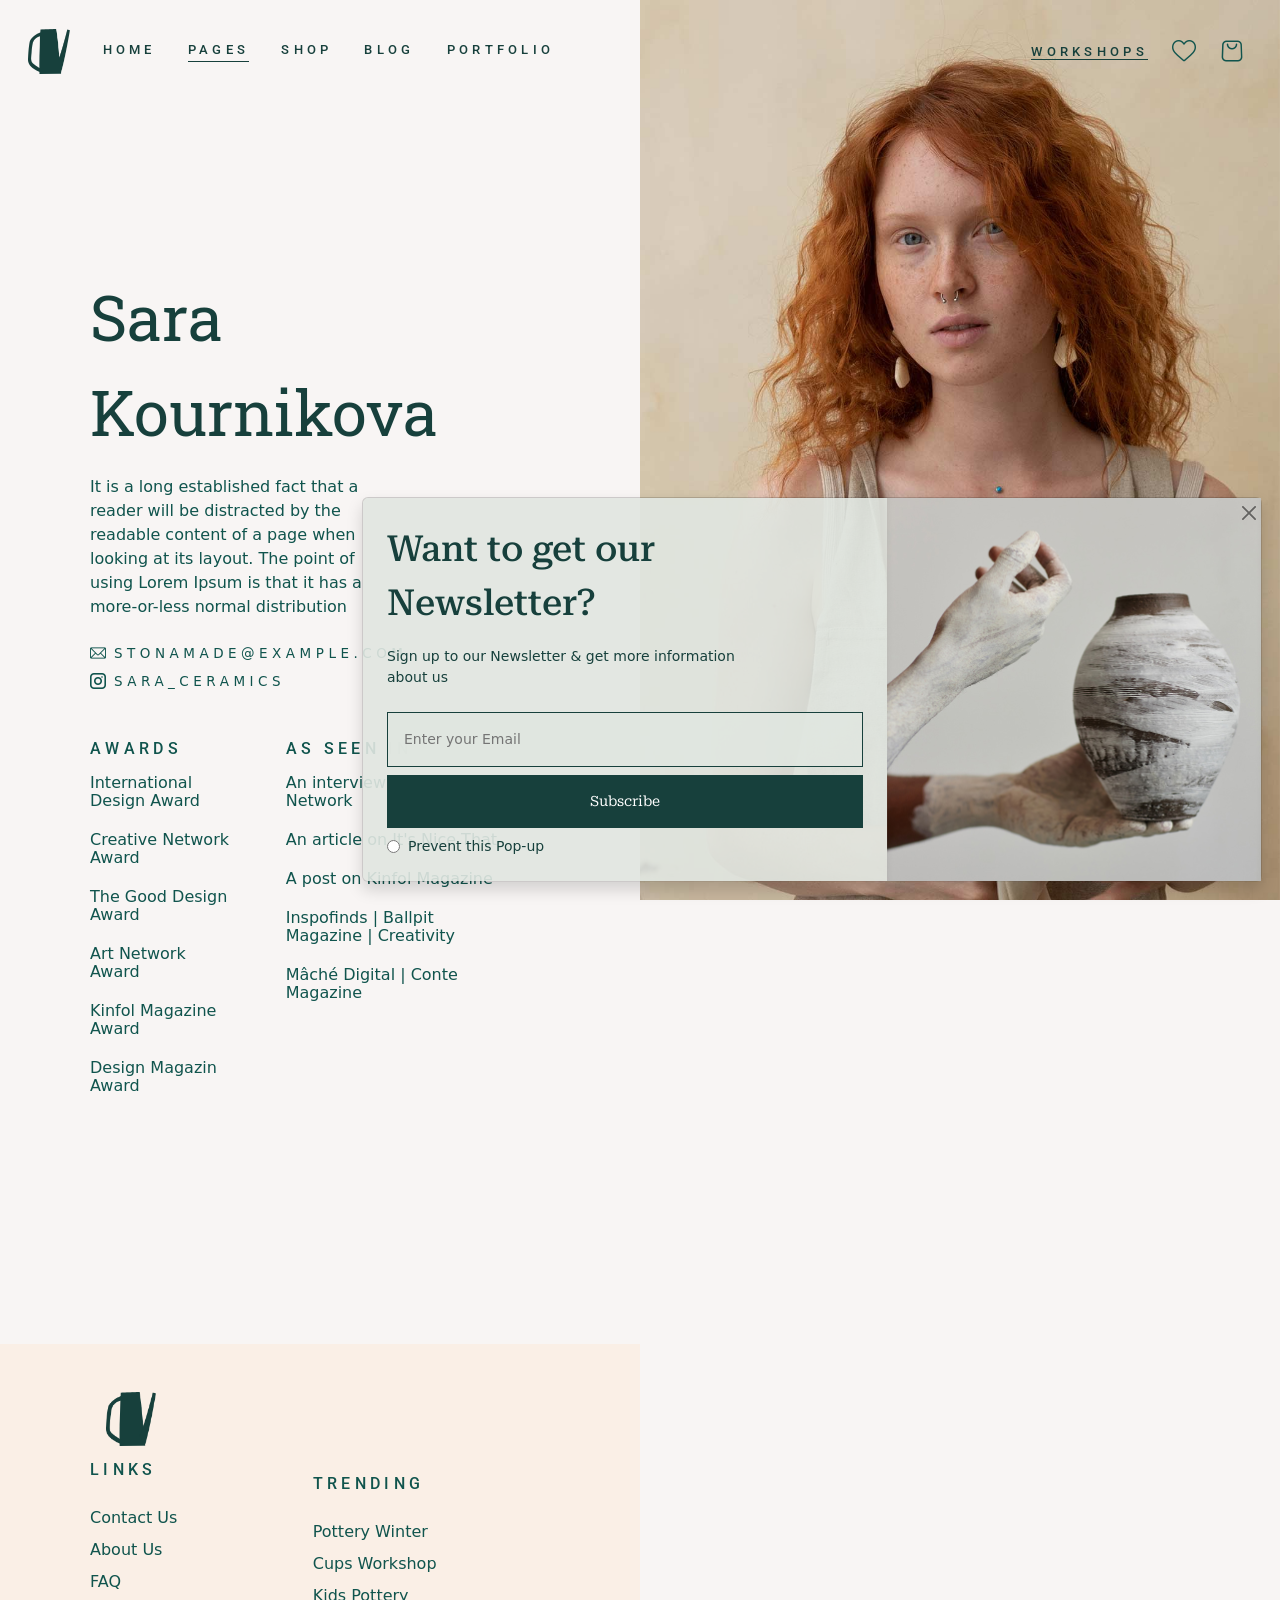
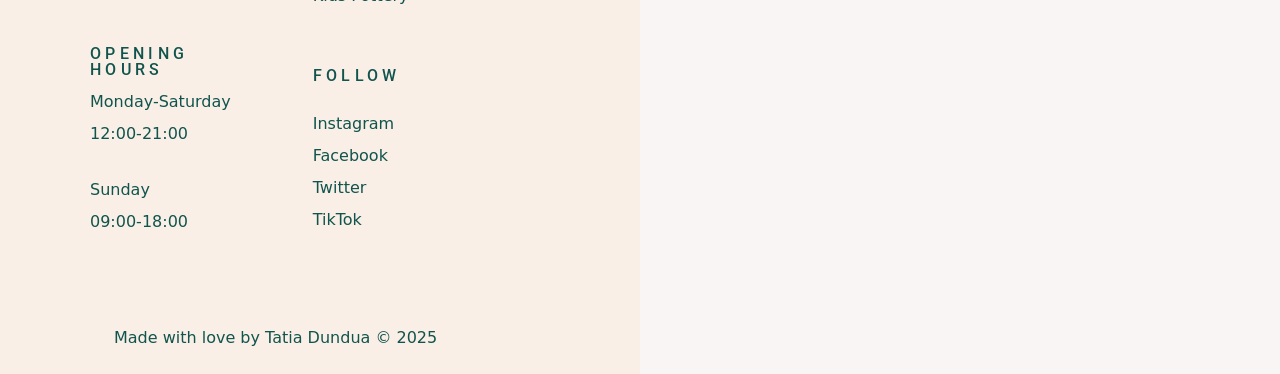
<file: pages/about_me.html>
<!doctype html>
<html lang="en">
  <head>
    <meta charset="utf-8">
    <meta name="viewport" content="width=device-width, initial-scale=1">
    <title>Bootstrap demo</title>
    <link href="https://cdn.jsdelivr.net/npm/bootstrap@5.3.3/dist/css/bootstrap.min.css" rel="stylesheet" integrity="sha384-QWTKZyjpPEjISv5WaRU9OFeRpok6YctnYmDr5pNlyT2bRjXh0JMhjY6hW+ALEwIH" crossorigin="anonymous">
    <link rel="stylesheet" href="../styles/navbar.css">
    <link rel="stylesheet" href="../styles/about_me.css">
    <link rel="stylesheet" href="https://cdnjs.cloudflare.com/ajax/libs/OwlCarousel2/2.3.4/assets/owl.carousel.min.css">
    <link rel="stylesheet" href="https://cdnjs.cloudflare.com/ajax/libs/OwlCarousel2/2.3.4/assets/owl.theme.default.min.css">
  </head>

  <body>
    <nav class="navbar navbar-expand-xl  py-lg-4 px-lg-3" id="section_1">
        <div class="container-fluid">
          <!-- ! BRAND  -->
          <a class="navbar-brand" href="../index.html">
            <img  src="../icons/logo-dark.png" alt="">
          </a>

        <!-- ! HAMBURGER -->
        <button class="navbar-toggler" type="button" data-bs-toggle="collapse" data-bs-target="#navbarSupportedContent" aria-controls="navbarSupportedContent" aria-expanded="false" aria-label="Toggle navigation">
          <span class="navbar-toggler-icon"></span>
        </button>

        <button button type="button" class="btn-close d-xl-none offcanvas_icon" aria-label="Close" style="display: none;"></button>
         
        <!-- ! NAVBAR  -->
          <div class="collapse navbar-collapse justify-content-between" id="navbarSupportedContent">
            <ul class="navbar-nav border-hover gap-3  ">
                <!--! HOME  -->
                <li class="nav-item dropdown">
                    <!--! HOME LINK  -->
                    <a class="nav-link dropdown-toggle d-flex justify-content-between hamburger_home " href="../index.html" role="button" data-bs-toggle="dropdown" aria-expanded="false">
                      <span>HOME</span>
                      <img class="d-xl-none" src="../icons/next.png" alt="">
                    </a>
                    <!--! HOME ITEMS  -->
                    <ul class="dropdown-menu lh-lg py-xl-4">
                        <li><a class="dropdown-item " href="../index.html">Pottery Workshops</a></li>
                        <li><a class="dropdown-item " href="../index.html">Ceramics Showcase</a></li>
                        <li><a class="dropdown-item " href="../index.html">Porcelain Store</a></li>
                        <li><a class="dropdown-item " href="../index.html">Landing</a></li>
                    </ul>
                </li>

                <!-- ! PAGES -->
                <li class="nav-item dropdown">
                    <!-- ! PAGES LINK -->
                    <a class="nav-link dropdown-toggle d-flex justify-content-between always-border" href="#" role="button" data-bs-toggle="dropdown" aria-expanded="false">
                        <span>PAGES</span>
                      <img  class="d-xl-none " src="../icons/next.png" alt="">

                    </a>
                    <!-- ! PAGES ITEMS -->
                    <ul class="dropdown-menu  lh-lg py-xl-4">
                        <li><a style="color:var(--light-green);" class="dropdown-item" href="../pages/about_me.html">About Me</a></li>
                        <li><a class="dropdown-item" href="../pages/about_us.html">About Us</a></li>
                        <li><a class="dropdown-item" href="../pages/our_team.html">Our Team</a></li>
                        <li><a class="dropdown-item " href="../pages/pricing_plans.html">Pricing Plans</a></li>
                        <li><a class="dropdown-item " href="../pages/contact_us.html">Contact Us</a></li>
                        <li><a class="dropdown-item " href="../pages/faq.html">FAQ Page</a></li>
                        <li><a class="dropdown-item " href="../pages/coming_soon.html">Coming Soon</a></li>
                    </ul>
                </li>


                <!-- ! SHOP -->
                <li  class="nav-item dropdown d-none d-xl-block   ">
                  <!-- ! SHOP LINK (LARGE SCREEN) -->
                  <a class="nav-link dropdown-toggle " href="#" role="button" data-bs-toggle="dropdown" aria-expanded="false">
                    SHOP
                  </a>
                  <!-- ! SHOP ITEMS -->
                  <div class="dropdown-menu section-dropdown d-flex lh-lg px-xl-5 py-xl-5">
                     <ul class="px-xl-5">
                          <li><a class="dropdown-item " href="">SHOP LISTS</a></li>
                          <li><a class="dropdown-item " href="../pages/shop.html">Workshop List</a></li>
                          <li><a class="dropdown-item " href="../pages/shop.html">Standard List</a></li>
                          <li><a class="dropdown-item " href="../pages/shop.html">Category List</a></li>
                      </ul>

                      <ul class="px-xl-5">
                          <li><a class="dropdown-item " href="../pages/shop.html">SHOP LAYOUTS</a></li>
                          <li><a class="dropdown-item " href="../pages/shop.html">Three Columns</a></li>
                          <li><a class="dropdown-item " href="../pages/shop.html">Four Columns</a></li>
                          <li><a class="dropdown-item " href="../pages/shop.html">Four Columns Wide</a></li>
                          <li><a class="dropdown-item " href="../pages/shop.html">Five Columns Wide</a></li>
                          <li><a class="dropdown-item " href="../pages/shop.html">Six Columns Wide</a></li>
                      </ul>

                      <ul class="px-xl-5">
                          <li><a class="dropdown-item " href="#">PRODUCT TYPES</a></li>
                          <li><a class="dropdown-item " href="../pages/product.html">Workshop Product</a></li>
                          <li><a class="dropdown-item " href="../pages/product.html">Standard Product</a></li>
                          <li><a class="dropdown-item " href="../pages/product.html">Variable Product</a></li>
                          <li><a class="dropdown-item " href="../pages/product.html">Grouped Product</a></li>
                          <li><a class="dropdown-item " href="../pages/product.html">Popular Product</a></li>
                          <li><a class="dropdown-item " href="../pages/product.html">New Product</a></li>
                          <li><a class="dropdown-item " href="../pages/product.html">Sold Product</a></li>
                          <li><a class="dropdown-item " href="../pages/product.html">Sale Product</a></li>
                      </ul>

                      
                      <ul class="px-xl-5">
                          <li><a class="dropdown-item " href="#">SHOP PAGES</a></li>
                          <li><a class="dropdown-item " href="#">My Account</a></li>
                          <li><a class="dropdown-item " href="../pages/wishlist.html">Wishlist</a></li>
                          <li><a class="dropdown-item " href="#">Track Your Order</a></li>
                          <li><a class="dropdown-item " href="../pages/cart.html">Cart</a></li>
                          <li><a class="dropdown-item " href="#">Checkout</a></li>
                      </ul>
                      <ul style="color: var(--dark-green);" class="px-xl-5">
                          <li>
                              <a class="dropdown-item " href="#">
                                  <div class="moving_img">
                                      <img src="../icons/heart_white.png" alt="">
                                      <div class="add_to_cart">Add to cart</div>
                                  </div>
                              </a>
                          </li>
                          <li class="d-flex"><a class="dropdown-item " href="#" id="img_title">TEASET WORKSHOP </a>$87</li>
                          <li >26.January</li>
                      </ul>
                  </div>

                <!-- ! SHOP (HAMBURGER) -->
                <li class="nav-item dropdown d-xl-none additional_dropdown">
                  <!-- ! SHOP LINK ( SHOP HAMBURGER) -->
                  <a class="nav-link dropdown-toggle d-flex justify-content-between" href="#" role="button" data-bs-toggle="dropdown" aria-expanded="false">
                    <span>SHOP</span>
                    <img  class="d-xl-none " src="../icons/next.png" alt="">
                  </a>
                  <!-- ! SHOP DROPDOWNS (SHOP HAMBURGER ) -->
                  <ul class="dropdown-menu  d-xl-none">

                      <!-- ! SHOP LISTS (SHOP HAMBURGER) -->
                      <li class="dropdown-submenu">
                        <a class="dropdown-item " href="#">Shop Lists
                            <img src="../icons/next.png" alt="">
                        </a>
                        <ul class="dropdown-menu">
                          <li><a class="dropdown-item" href="../pages/shop.html">Workshop List</a></li>
                          <li><a class="dropdown-item" href="../pages/shop.html">Standard List</a></li>
                          <li><a class="dropdown-item" href="../pages/shop.html">Category List</a></li>
                        </ul>
                      </li>

                      <!-- ! SHOP LAYOUTS (SHOP HAMBURGER) -->
                      <li class="dropdown-submenu">
                        <a class="dropdown-item " href="#">Shop Layouts
                            <img src="../icons/next.png" alt="">
                        </a>
                        <ul class="dropdown-menu">
                          <li><a class="dropdown-item" href="../pages/shop.html">Three Columns</a></li>
                          <li><a class="dropdown-item" href="../pages/shop.html">Four Columns</a></li>
                          <li><a class="dropdown-item" href="../pages/shop.html">Four Columns Wide</a></li>
                          <li><a class="dropdown-item" href="../pages/shop.html">Five Columns Wide</a></li>
                          <li><a class="dropdown-item" href="../pages/shop.html">Six Columns Wide</a></li>
                        </ul>
                      </li>

                      <!-- ! PRODUCT TYPES (SHOP HAMBURGER) -->
                      <li class="dropdown-submenu">
                          <a class="dropdown-item " href="#">Product Types
                              <img src="../icons/next.png" alt="">
                          </a>
                          <ul class="dropdown-menu">
                            <li><a class="dropdown-item" href="../pages/product.html">Workshop Product</a></li>
                            <li><a class="dropdown-item" href="../pages/product.html">Standard Product</a></li>
                            <li><a class="dropdown-item" href="../pages/product.html">Variable Product</a></li>
                            <li><a class="dropdown-item" href="../pages/product.html">Grouped Product</a></li>
                            <li><a class="dropdown-item" href="../pages/product.html">Popular Product</a></li>
                            <li><a class="dropdown-item" href="../pages/product.html">New Product</a></li>
                            <li><a class="dropdown-item" href="../pages/product.html">Sold Product</a></li>
                            <li><a class="dropdown-item" href="../pages/product.html">Sale Product</a></li>
                          </ul>
                      </li>

                      <!-- ! SHOP PAGES (SHOP HAMBURGER) -->
                      <li class="dropdown-submenu">
                          <a class="dropdown-item " href="#">Shop Pages
                              <img src="../icons/next.png" alt="">
                          </a>
                          <ul class="dropdown-menu">
                            <li><a class="dropdown-item" href="#">My Account</a></li>
                            <li><a class="dropdown-item" href="../pages/wishlist.html">Wishlist</a></li>
                            <li><a class="dropdown-item" href="#">Track Your Order</a></li>
                            <li><a class="dropdown-item" href="../pages/cart.html">Cart</a></li>
                            <li><a class="dropdown-item" href="#">Checkout</a></li>
                          </ul>
                      </li>
                  </ul>
                </li>

              </li>

                <!-- ! BLOG -->
                <li class="nav-item dropdown additional_dropdown">
                    <!-- ! BLOG LINK-->
                    <a class="nav-link dropdown-toggle d-flex justify-content-between" href="#" role="button" data-bs-toggle="dropdown" aria-expanded="false">
                      <span>BLOG</span>
                      <img  class="d-xl-none " src="../icons/next.png" alt="">
                    </a>
                    <!-- ! BLOG ITEMS-->
                    <ul class="dropdown-menu lh-lg py-xl-4">
                        <li><a class="dropdown-item " href="#">Right Sidebar</a></li>
                        <li><a class="dropdown-item " href="#">Left Sidebar</a></li>
                        <li><a class="dropdown-item " href="#">No Sidebar</a></li>
                        <!-- ! ADDITIONAL DROPDOWN ITEM (BLOG ITEMS)-->
                        <li class="dropdown-submenu">
                            <a class="dropdown-item " href="#">Post Formats
                                <img src="../icons/next.png" alt="">
                            </a>
                            <ul class="dropdown-menu">
                                <li><a class="dropdown-item" href="#">Standard Post</a></li>
                                <li><a class="dropdown-item" href="#">Gallery Post</a></li>
                                <li><a class="dropdown-item" href="#">Link Post</a></li>
                                <li><a class="dropdown-item" href="#">Quote Post</a></li>
                                <li><a class="dropdown-item" href="#">Audio Post</a></li>
                                <li><a class="dropdown-item" href="#">Video Post</a></li>
                                <li><a class="dropdown-item" href="#">No Sidebar Post</a></li>

                            </ul>
                        </li>
                    </ul>
                </li>

                <!-- ! PORTFOLIO -->
                <li class="nav-item dropdown additional_dropdown">
                    <!-- ! PORTFOLIO LINK -->
                    <a class="nav-link dropdown-toggle d-flex justify-content-between" href="#" role="button" data-bs-toggle="dropdown" aria-expanded="false">
                      <span>PORTFOLIO</span>
                      <img  class="d-xl-none " src="../icons/next.png" alt="">
                    </a>
                    <!-- ! PORTFOLIO ITEMS -->
                    <ul class="dropdown-menu lh-lg py-xl-4">
                        <li><a class="dropdown-item " href="../pages/gallery_list.html">Standard List</a></li>
                        <li><a class="dropdown-item " href="../pages/gallery_list.html">Gallery List</a></li>
                        <!-- ! ADDITIONAL DROPDOWN ITEM (PORTFOLIO ITEMS) -->
                        <li class="dropdown-submenu">
                            <a class="dropdown-item " href="#">List Layouts
                                <img src="../icons/next.png" alt="">
                            </a>
                            <ul class="dropdown-menu">
                                <li><a class="dropdown-item" href="../pages/gallery_list.html">Two Columns</a></li>
                                <li><a class="dropdown-item" href="../pages/gallery_list.html">Three Columns</a></li>
                                <li><a class="dropdown-item" href="../pages/gallery_list.html">Four Columns Wide</a></li>
                                <li><a class="dropdown-item" href="../pages/gallery_list.html">Five Columns Wide</a></li>
                            </ul>
                        </li>
                        <!-- ! ADDITIONAL DROPDOWN ITEM (PORTFOLIO ITEMS) -->
                        <li class="dropdown-submenu">
                            <a class="dropdown-item " href="#">Single Types
                                <img src="../icons/next.png" alt="">
                            </a>
                            <ul class="dropdown-menu">
                                <li><a class="dropdown-item" href="../pages/gallery_list.html">Small Images</a></li>
                                <li><a class="dropdown-item" href="../pages/gallery_list.html">Small Slider</a></li>
                                <li><a class="dropdown-item" href="../pages/gallery_list.html">Big Images</a></li>
                                <li><a class="dropdown-item" href="../pages/gallery_list.html">Big Slider</a></li>
                                <li><a class="dropdown-item" href="../pages/gallery_list.html">Gallery</a></li>
                            </ul>
                        </li>
                    </ul>
                </li>
            </ul>

            <!-- ! SECOND PART OF NAVBAR  -->
            <ul class="navbar-nav gap-2 ">
                <!-- ! WORKSHOPS -->
                <li class="nav-item d-none d-xl-block ">
                    <!-- ! WORKSHOPS LINK -->
                    <a class="nav-link active always-border" aria-current="page" href="../pages/workshops.html">
                        <span class="workshops_navbar">WORKSHOPS</span>
                    </a>
                </li>

                <!-- ! HEART ICON -->
                <li class="nav-item d-none d-xl-block" >
                    <!-- ! HEART LINK-->
                    <a class="nav-link  active" aria-current="page" href="../pages/wishlist.html">
                      <img src="../icons/heart.png" alt="">
                    </a>
                </li>
    
                <!-- ! CART ICON -->
                <li  class="nav-item  hamburger_cart  ">
                    <!-- ! CART LINK-->
                    <a class="nav-link  active" aria-current="page" href="../pages/cart.html">
                      <img src="../icons/shopping-bag.png" alt="">
                      <span class="d-xl-none">CART</span>
                    </a>
                </li>

            </ul>

          </div>
        </div>
    </nav>

    <div class="toast-container position-fixed ">
      <div id="liveToast" class="toast" role="alert" aria-live="assertive" aria-atomic="true">

        <div class="toast-body m-0 p-0 ">
          <div class="container-fluid ">
            <div class="row">
              <button type="button" class="btn-close position-fixed end-0 p-2  me-3 bg-transparent " data-bs-dismiss="toast" aria-label="Close"></button>
              <div class="col-lg-7 col-12 p-4">
                <img src="../img/popup-img-2.jpg" alt="" class="d-block d-lg-none " height="50%" width="100%">
                <p class="toast_title">Want to get our Newsletter?</p>
                <p class="w-75 mb -lg-5 mb-4">Sign up to our Newsletter & get more information about us</p>
                <input type="email" class="p-3 w-100 mb-2 border-none" placeholder="Enter your Email">
                <button type="button" class="p-3 mb-2 w-100"><span>Subscribe</span></button>
                <div class="d-flex align-items-center gap-2">
                  <input type="radio">
                  <p class=" my-auto">Prevent this Pop-up</p>
                </div>
              </div>
              <div class="col-lg-5 col-12 img_pop_column "></div>
            </div>
          </div>
        </div>
      </div>
    </div>

    <section class="">
      <div class="container-fluid">
        <div class="row">
          <div class="col-12 col-lg-6  member_info ">
            <p class="section_title ">Sara Kournikova</p>

            <p class="w-75 mb-4" >It is a long established fact that a reader will be distracted by the readable content of a page when looking at its layout. The point of using Lorem Ipsum is that it has a more-or-less normal distribution</p>

            <div class="d-flex flex-column ">
              <div class="d-flex align-items-center gap-2 mb-2 cursor-pointer" onclick="window.location.href='https://www.instagram.com/';">
                <img height="100%" class=""  src="../icons/email (2).png" alt="">
                <p class="img_text my-auto ">STONAMADE@EXAMPLE.COM</p>
              </div>
   
              <div class="d-flex align-items-center gap-2 cursor-pointer"  onclick="window.location.href='https://www.instagram.com/';">
                <img href="" height="100%" src="../icons/instagram (1).png" alt="">
                <p  class="img_text my-auto ">SARA_CERAMICS</p>
              </div>
            </div>

            <div class="d-md-flex justify-content-between awards_as_seen_in mt-5  gap-5">
              <div class="mb-5">
                <p id="img_title">AWARDS</p>
                <div class=" border_hover">
                  <p>International Design Award</p>
                  <p>Creative Network Award</p>
                  <p>The Good Design Award</p>
                  <p>Art Network Award</p>
                  <p>Kinfol Magazine Award</p>
                  <p>Design Magazin Award</p>
                </div>

              </div>
  
              <div class="mb-5">
                <p id="img_title">AS SEEN IN</p>
                <div class="border_hover">
                  <p>An interview on Creative Network</p>
                  <p>An article on It's Nice That </p>
                  <p>A post on Kinfol Magazine</p>
                  <p>Inspofinds | Ballpit Magazine | Creativity</p>
                  <p>Mâché Digital | Conte Magazine</p>
                </div>

              </div>
            </div>
            
          </div>


          <div class="col-12 col-lg-6 member position-lg-relative"></div>
        </div>
      </div>
    </section>

    <footer class="">
      <div class="container  ">
        <div class="row mx-lg-1">
          <div class="col mt-5 ">
            <a class="text-decoration-none" href="#">
              <img src="../icons/logo-dark.png" alt="" width="50vh">
            </a>
          </div>
        </div>
        <div class="row py-2 w-75 mb-5 d-flex justify-content-between">
          <div class="col-md-6  col-12 d-flex flex-column justify-content-center align-items-lg-center mb-5 mb-lg-0 ">

            <div class="d-flex flex-column gap-5" >
              <div class="d-flex flex-column footer_border_hover lh-lg">
                <a class="text-decoration-none mb-3  " href="#" id="img_title">LINKS </a>
                <a class="text-decoration-none  position-relative" href="../pages/contact_us.html">Contact Us</a>
                <a class="text-decoration-none  position-relative" href="../pages/about_us.html">About Us</a>
                <a class="text-decoration-none   position-relative" href="../pages/faq.html">FAQ </a>
              </div>
  
              <div class="d-flex flex-column lh-1 ">
                <a class="text-decoration-none mb-3" href="#" id="img_title">OPENING HOURS </a>
                <p>Monday-Saturday</p>
                <p>12:00-21:00</p> 
                <p class="mt-4">Sunday</p>
                <p>09:00-18:00</p>
              </div>
            </div>

          </div>

          <div class="col-md-6  col-12 d-flex flex-column justify-content-center  align-items-lg-center mb-5 mb-lg-0">
            <div class="d-flex flex-column gap-5 trending_follow"  >
              <div class="d-flex flex-column footer_border_hover  lh-lg">
                <a class="text-decoration-none mb-3 mt-lg-1" href="#" id="img_title">TRENDING </a>
                <a class="text-decoration-none position-relative" href="">Pottery Winter</a>
                <a class="text-decoration-none position-relative" href="">Cups Workshop</a>
                <a class="text-decoration-none position-relative" href="">Kids Pottery</a>
              </div>
  
              <div class="d-flex flex-column footer_border_hover lh-lg me-5 ">
                <a class="text-decoration-none mb-3" href="#" id="img_title"> FOLLOW </a>
                <a class="text-decoration-none position-relative" href="https://www.instagram.com/">Instagram</a>
                <a class="text-decoration-none position-relative" href="https://www.facebook.com/">Facebook</a>
                <a class="text-decoration-none position-relative" href="https://x.com/?lang=en">Twitter</a>
                <a class="text-decoration-none position-relative " href="https://www.tiktok.com/en/">TikTok</a>
              </div>
            </div>
            
          </div>

        </div>

        <div class="row">
          <div class="col ">
            <p class="py-4 mb-lg-0 mx-4">Made with love by <span class="position-relative footer_a_hover">Tatia Dundua</span> © 2025</p>
          </div>
        </div>
      </div>
    </footer> 

    <button class="top-button" id="topButton">Top</button>

    <script src="https://cdnjs.cloudflare.com/ajax/libs/jquery/3.7.1/jquery.min.js"></script>
    <script src="https://cdn.jsdelivr.net/npm/bootstrap@5.3.3/dist/js/bootstrap.bundle.min.js" integrity="sha384-YvpcrYf0tY3lHB60NNkmXc5s9fDVZLESaAA55NDzOxhy9GkcIdslK1eN7N6jIeHz" crossorigin="anonymous"></script>

    <script>
      document.addEventListener("DOMContentLoaded", function () {
          const topButton = document.getElementById("topButton");
    
          window.addEventListener("scroll", function () {
              // Show or hide the top button based on scroll position
              if (window.scrollY > 0) {
                  topButton.style.display = "block";
              } else {
                  topButton.style.display = "none";
              }
          });
    
          // Scroll to the top on button click
          topButton.addEventListener("click", function () {
              window.scrollTo({
                  top: 0,
                  behavior: "smooth",
              });
          });
      });
    </script>
  
    <script>
      document.addEventListener('DOMContentLoaded', () => {
      const navbarContent = document.querySelector('#navbarSupportedContent');
      const offcanvasIcon = document.querySelector('.offcanvas_icon');
      const navbarToggler = document.querySelector('.navbar-toggler');

      // Show offcanvas icon when the menu is shown
      navbarContent.addEventListener('shown.bs.collapse', () => {
          offcanvasIcon.style.display = 'block';
      });

      // Hide offcanvas icon when the menu is hidden
      navbarContent.addEventListener('hidden.bs.collapse', () => {
          offcanvasIcon.style.display = 'none';
      });

      // Close the menu when the offcanvas icon is clicked
      offcanvasIcon.addEventListener('click', () => {
          navbarToggler.click(); // Simulate clicking the hamburger button
      });
      });

    </script>
    
  <script>
    // JavaScript to trigger the toast when the page loads
    window.onload = function() {
      var toast = new bootstrap.Toast(document.getElementById('liveToast'));
      toast.show();
    };
  </script>
    
  </body>
</html>
</file>
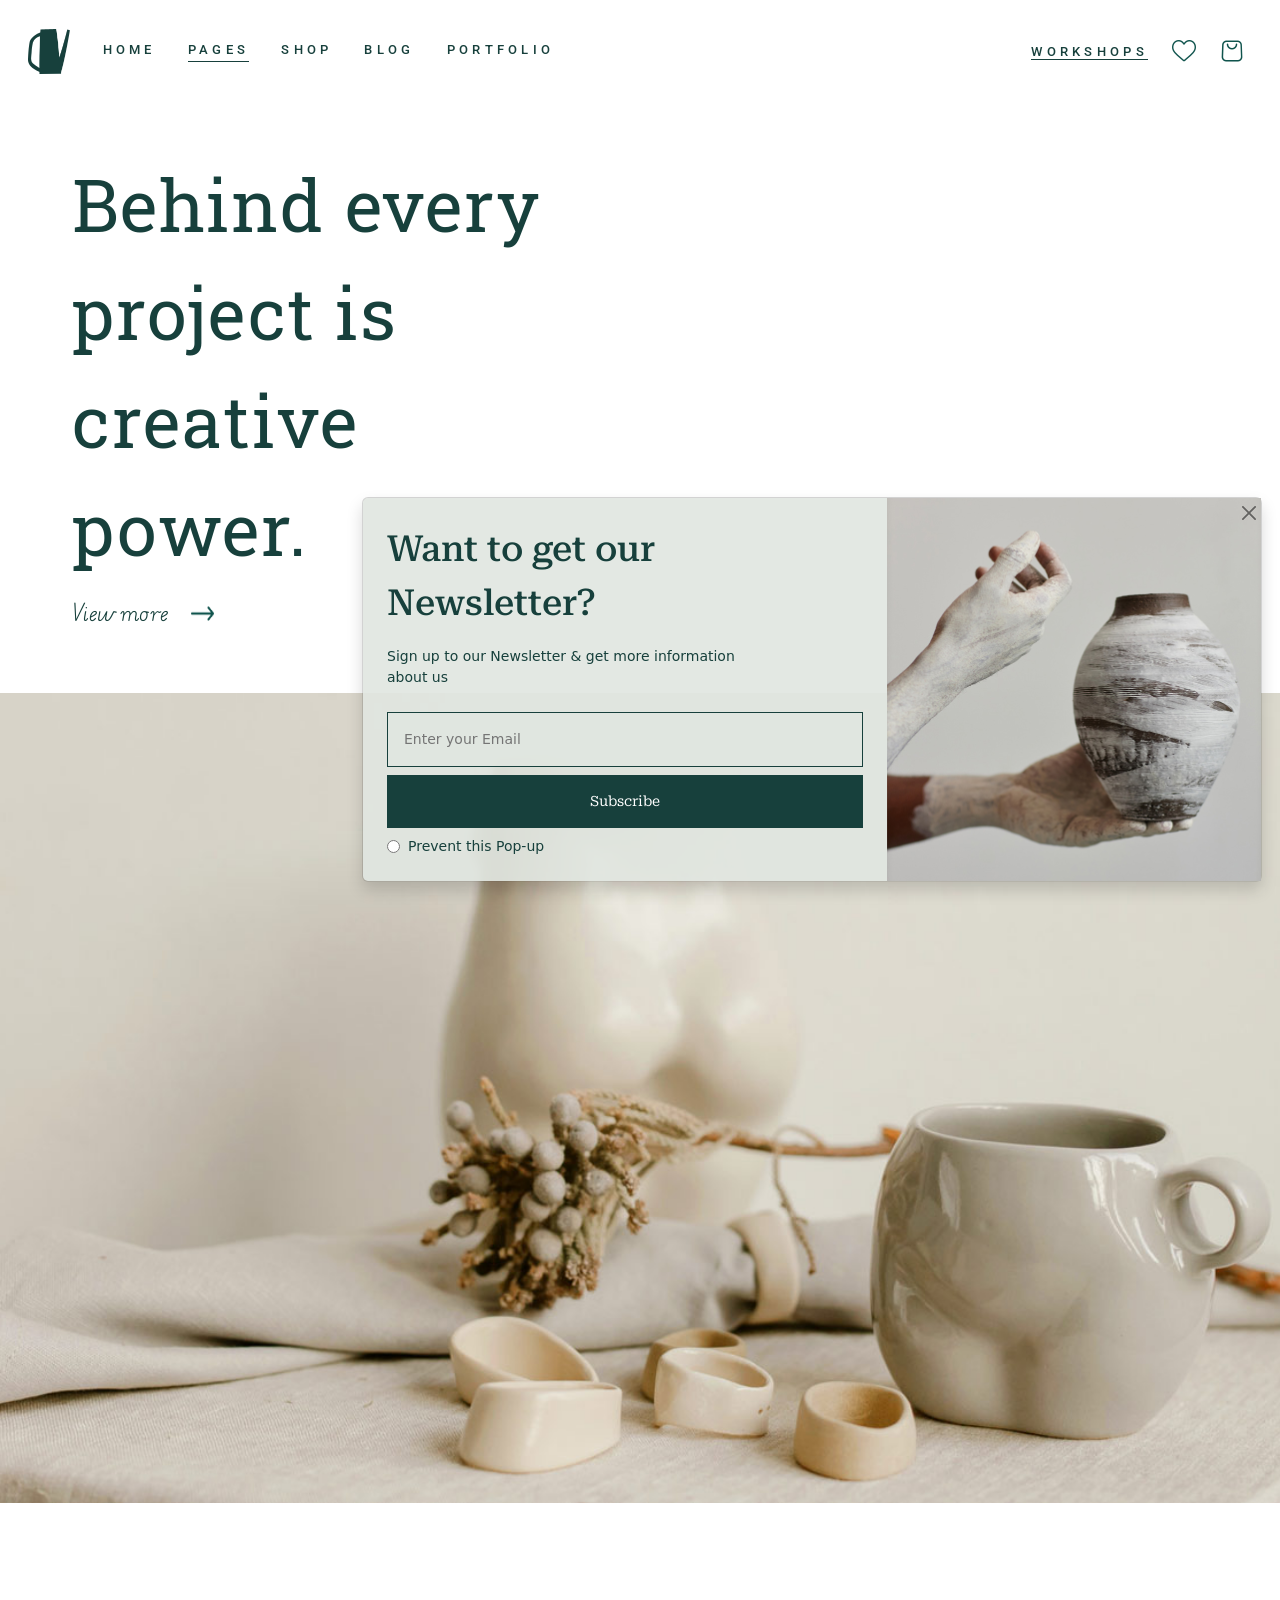
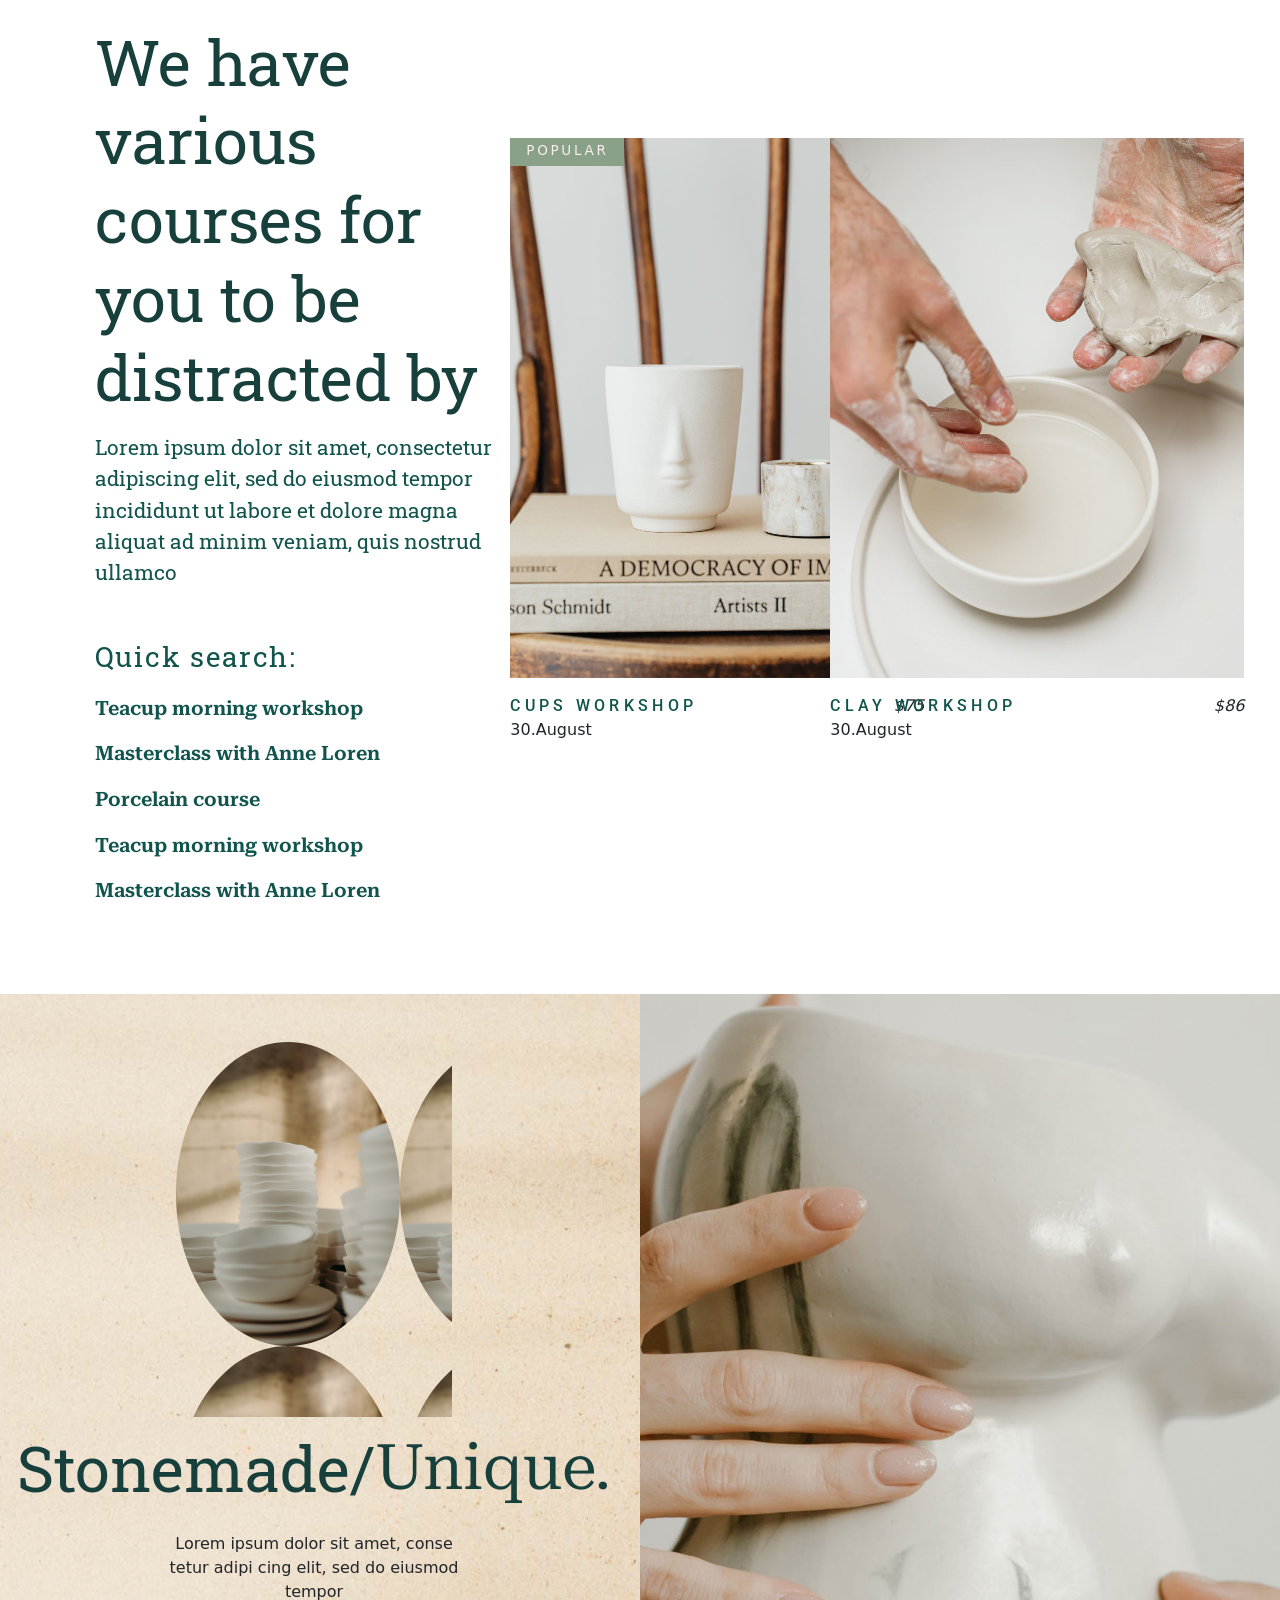
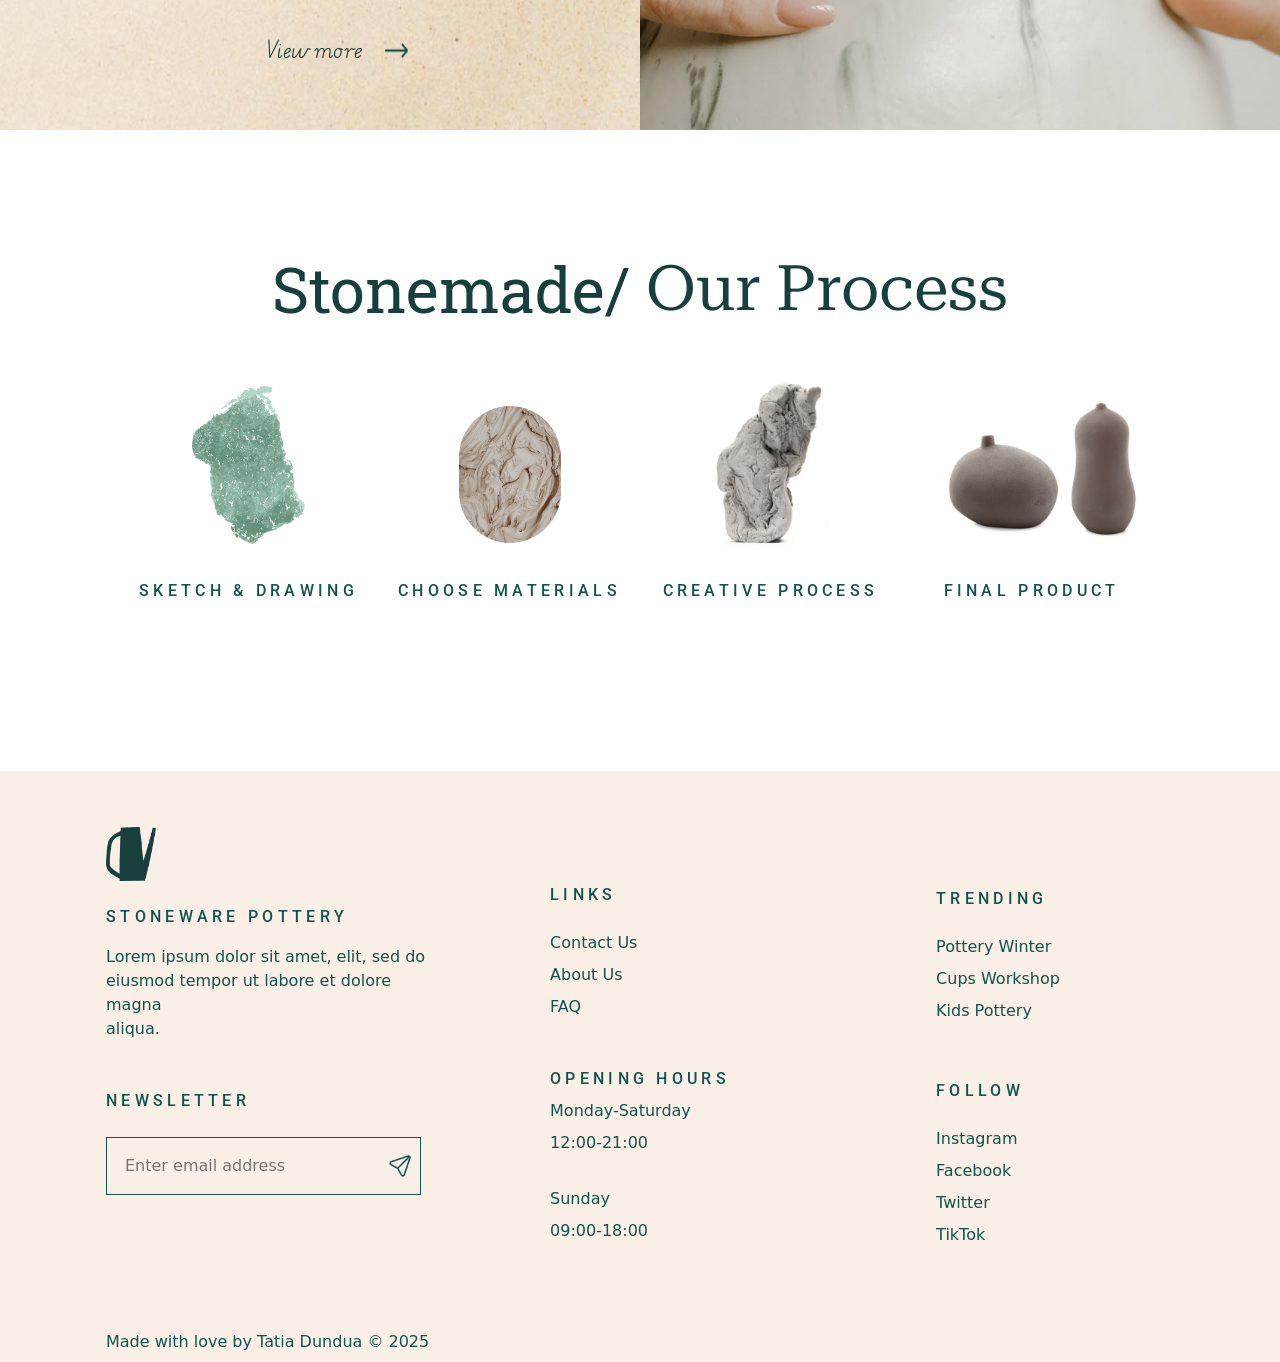
<file: pages/about_us.html>
<!doctype html>
<html lang="en">
  <head>
    <meta charset="utf-8">
    <meta name="viewport" content="width=device-width, initial-scale=1">
    <title>Bootstrap demo</title>
    <link href="https://cdn.jsdelivr.net/npm/bootstrap@5.3.3/dist/css/bootstrap.min.css" rel="stylesheet" integrity="sha384-QWTKZyjpPEjISv5WaRU9OFeRpok6YctnYmDr5pNlyT2bRjXh0JMhjY6hW+ALEwIH" crossorigin="anonymous">
    <link rel="stylesheet" href="../styles/navbar.css">
    <link rel="stylesheet" href="../styles/about_us.css">
    <link rel="stylesheet" href="https://cdnjs.cloudflare.com/ajax/libs/OwlCarousel2/2.3.4/assets/owl.carousel.min.css">
    <link rel="stylesheet" href="https://cdnjs.cloudflare.com/ajax/libs/OwlCarousel2/2.3.4/assets/owl.theme.default.min.css">

  </head>

  <body>
    <nav class="navbar navbar-expand-xl  py-lg-4 px-lg-3" id="section_1">
        <div class="container-fluid">
          <!-- ! BRAND  -->
          <a class="navbar-brand" href="../index.html">
            <img  src="../icons/logo-dark.png" alt="">
          </a>

        <!-- ! HAMBURGER -->
        <button class="navbar-toggler" type="button" data-bs-toggle="collapse" data-bs-target="#navbarSupportedContent" aria-controls="navbarSupportedContent" aria-expanded="false" aria-label="Toggle navigation">
          <span class="navbar-toggler-icon"></span>
        </button>

        <button button type="button" class="btn-close d-xl-none offcanvas_icon" aria-label="Close" style="display: none;"></button>
         
        <!-- ! NAVBAR  -->
          <div class="collapse navbar-collapse justify-content-between" id="navbarSupportedContent">
            <ul class="navbar-nav border-hover gap-3  ">
                <!--! HOME  -->
                <li class="nav-item dropdown">
                    <!--! HOME LINK  -->
                    <a class="nav-link dropdown-toggle d-flex justify-content-between hamburger_home " href="../index.html" role="button" data-bs-toggle="dropdown" aria-expanded="false">
                      <span>HOME</span>
                      <img class="d-xl-none" src="../icons/next.png" alt="">
                    </a>
                    <!--! HOME ITEMS  -->
                    <ul class="dropdown-menu lh-lg py-xl-4">
                        <li><a class="dropdown-item " href="../index.html">Pottery Workshops</a></li>
                        <li><a class="dropdown-item " href="../index.html">Ceramics Showcase</a></li>
                        <li><a class="dropdown-item " href="../index.html">Porcelain Store</a></li>
                        <li><a class="dropdown-item " href="../index.html">Landing</a></li>
                    </ul>
                </li>

                <!-- ! PAGES -->
                <li class="nav-item dropdown">
                    <!-- ! PAGES LINK -->
                    <a class="nav-link dropdown-toggle d-flex justify-content-between always-border" href="#" role="button" data-bs-toggle="dropdown" aria-expanded="false">
                        <span>PAGES</span>
                      <img  class="d-xl-none " src="../icons/next.png" alt="">

                    </a>
                    <!-- ! PAGES ITEMS -->
                    <ul class="dropdown-menu  lh-lg py-xl-4">
                        <li><a class="dropdown-item " href="../pages/about_me.html">About Me</a></li>
                        <li><a style="color:var(--light-green);" class="dropdown-item " href="../pages/about_us.html">About Us</a></li>
                        <li><a class="dropdown-item " href="../pages/our_team.html">Our Team</a></li>
                        <li><a class="dropdown-item " href="../pages/pricing_plans.html">Pricing Plans</a></li>
                        <li><a class="dropdown-item " href="../pages/contact_us.html">Contact Us</a></li>
                        <li><a class="dropdown-item " href="../pages/faq.html">FAQ Page</a></li>
                        <li><a class="dropdown-item " href="../pages/coming_soon.html">Coming Soon</a></li>
                    </ul>
                </li>


                <!-- ! SHOP -->
                <li  class="nav-item dropdown d-none d-xl-block   ">
                  <!-- ! SHOP LINK (LARGE SCREEN) -->
                  <a class="nav-link dropdown-toggle " href="#" role="button" data-bs-toggle="dropdown" aria-expanded="false">
                    SHOP
                  </a>
                  <!-- ! SHOP ITEMS -->
                  <div class="dropdown-menu section-dropdown d-flex lh-lg px-xl-5 py-xl-5">
                     <ul class="px-xl-5">
                          <li><a class="dropdown-item " href="">SHOP LISTS</a></li>
                          <li><a class="dropdown-item " href="../pages/shop.html">Workshop List</a></li>
                          <li><a class="dropdown-item " href="../pages/shop.html">Standard List</a></li>
                          <li><a class="dropdown-item " href="../pages/shop.html">Category List</a></li>
                      </ul>

                      <ul class="px-xl-5">
                          <li><a class="dropdown-item " href="../pages/shop.html">SHOP LAYOUTS</a></li>
                          <li><a class="dropdown-item " href="../pages/shop.html">Three Columns</a></li>
                          <li><a class="dropdown-item " href="../pages/shop.html">Four Columns</a></li>
                          <li><a class="dropdown-item " href="../pages/shop.html">Four Columns Wide</a></li>
                          <li><a class="dropdown-item " href="../pages/shop.html">Five Columns Wide</a></li>
                          <li><a class="dropdown-item " href="../pages/shop.html">Six Columns Wide</a></li>
                      </ul>

                      <ul class="px-xl-5">
                          <li><a class="dropdown-item " href="#">PRODUCT TYPES</a></li>
                          <li><a class="dropdown-item " href="../pages/product.html">Workshop Product</a></li>
                          <li><a class="dropdown-item " href="../pages/product.html">Standard Product</a></li>
                          <li><a class="dropdown-item " href="../pages/product.html">Variable Product</a></li>
                          <li><a class="dropdown-item " href="../pages/product.html">Grouped Product</a></li>
                          <li><a class="dropdown-item " href="../pages/product.html">Popular Product</a></li>
                          <li><a class="dropdown-item " href="../pages/product.html">New Product</a></li>
                          <li><a class="dropdown-item " href="../pages/product.html">Sold Product</a></li>
                          <li><a class="dropdown-item " href="../pages/product.html">Sale Product</a></li>
                      </ul>

                      
                      <ul class="px-xl-5">
                          <li><a class="dropdown-item " href="#">SHOP PAGES</a></li>
                          <li><a class="dropdown-item " href="#">My Account</a></li>
                          <li><a class="dropdown-item " href="../pages/wishlist.html">Wishlist</a></li>
                          <li><a class="dropdown-item " href="#">Track Your Order</a></li>
                          <li><a class="dropdown-item " href="../pages/cart.html">Cart</a></li>
                          <li><a class="dropdown-item " href="#">Checkout</a></li>
                      </ul>
                      <ul style="color: var(--dark-green);" class="px-xl-5">
                          <li>
                              <a class="dropdown-item " href="#">
                                  <div class="moving_img">
                                      <img src="../icons/heart_white.png" alt="">
                                      <div class="add_to_cart">Add to cart</div>
                                  </div>
                              </a>
                          </li>
                          <li class="d-flex"><a class="dropdown-item " href="#" id="img_title">TEASET WORKSHOP </a>$87</li>
                          <li >26.January</li>
                      </ul>
                  </div>

                <!-- ! SHOP (HAMBURGER) -->
                <li class="nav-item dropdown d-xl-none additional_dropdown">
                  <!-- ! SHOP LINK ( SHOP HAMBURGER) -->
                  <a class="nav-link dropdown-toggle d-flex justify-content-between" href="#" role="button" data-bs-toggle="dropdown" aria-expanded="false">
                    <span>SHOP</span>
                    <img  class="d-xl-none " src="../icons/next.png" alt="">
                  </a>
                  <!-- ! SHOP DROPDOWNS (SHOP HAMBURGER ) -->
                  <ul class="dropdown-menu  d-xl-none">

                      <!-- ! SHOP LISTS (SHOP HAMBURGER) -->
                      <li class="dropdown-submenu">
                        <a class="dropdown-item " href="#">Shop Lists
                            <img src="../icons/next.png" alt="">
                        </a>
                        <ul class="dropdown-menu">
                          <li><a class="dropdown-item" href="../pages/shop.html">Workshop List</a></li>
                          <li><a class="dropdown-item" href="../pages/shop.html">Standard List</a></li>
                          <li><a class="dropdown-item" href="../pages/shop.html">Category List</a></li>
                        </ul>
                      </li>

                      <!-- ! SHOP LAYOUTS (SHOP HAMBURGER) -->
                      <li class="dropdown-submenu">
                        <a class="dropdown-item " href="#">Shop Layouts
                            <img src="../icons/next.png" alt="">
                        </a>
                        <ul class="dropdown-menu">
                          <li><a class="dropdown-item" href="../pages/shop.html">Three Columns</a></li>
                          <li><a class="dropdown-item" href="../pages/shop.html">Four Columns</a></li>
                          <li><a class="dropdown-item" href="../pages/shop.html">Four Columns Wide</a></li>
                          <li><a class="dropdown-item" href="../pages/shop.html">Five Columns Wide</a></li>
                          <li><a class="dropdown-item" href="../pages/shop.html">Six Columns Wide</a></li>
                        </ul>
                      </li>

                      <!-- ! PRODUCT TYPES (SHOP HAMBURGER) -->
                      <li class="dropdown-submenu">
                          <a class="dropdown-item " href="#">Product Types
                              <img src="../icons/next.png" alt="">
                          </a>
                          <ul class="dropdown-menu">
                            <li><a class="dropdown-item" href="../pages/product.html">Workshop Product</a></li>
                            <li><a class="dropdown-item" href="../pages/product.html">Standard Product</a></li>
                            <li><a class="dropdown-item" href="../pages/product.html">Variable Product</a></li>
                            <li><a class="dropdown-item" href="../pages/product.html">Grouped Product</a></li>
                            <li><a class="dropdown-item" href="../pages/product.html">Popular Product</a></li>
                            <li><a class="dropdown-item" href="../pages/product.html">New Product</a></li>
                            <li><a class="dropdown-item" href="../pages/product.html">Sold Product</a></li>
                            <li><a class="dropdown-item" href="../pages/product.html">Sale Product</a></li>
                          </ul>
                      </li>

                      <!-- ! SHOP PAGES (SHOP HAMBURGER) -->
                      <li class="dropdown-submenu">
                          <a class="dropdown-item " href="#">Shop Pages
                              <img src="../icons/next.png" alt="">
                          </a>
                          <ul class="dropdown-menu">
                            <li><a class="dropdown-item" href="#">My Account</a></li>
                            <li><a class="dropdown-item" href="../pages/wishlist.html">Wishlist</a></li>
                            <li><a class="dropdown-item" href="#">Track Your Order</a></li>
                            <li><a class="dropdown-item" href="../pages/cart.html">Cart</a></li>
                            <li><a class="dropdown-item" href="#">Checkout</a></li>
                          </ul>
                      </li>
                  </ul>
                </li>

              </li>

                <!-- ! BLOG -->
                <li class="nav-item dropdown additional_dropdown">
                    <!-- ! BLOG LINK-->
                    <a class="nav-link dropdown-toggle d-flex justify-content-between" href="#" role="button" data-bs-toggle="dropdown" aria-expanded="false">
                      <span>BLOG</span>
                      <img  class="d-xl-none " src="../icons/next.png" alt="">
                    </a>
                    <!-- ! BLOG ITEMS-->
                    <ul class="dropdown-menu lh-lg py-xl-4">
                        <li><a class="dropdown-item " href="#">Right Sidebar</a></li>
                        <li><a class="dropdown-item " href="#">Left Sidebar</a></li>
                        <li><a class="dropdown-item " href="#">No Sidebar</a></li>
                        <!-- ! ADDITIONAL DROPDOWN ITEM (BLOG ITEMS)-->
                        <li class="dropdown-submenu">
                            <a class="dropdown-item " href="#">Post Formats
                                <img src="../icons/next.png" alt="">
                            </a>
                            <ul class="dropdown-menu">
                                <li><a class="dropdown-item" href="#">Standard Post</a></li>
                                <li><a class="dropdown-item" href="#">Gallery Post</a></li>
                                <li><a class="dropdown-item" href="#">Link Post</a></li>
                                <li><a class="dropdown-item" href="#">Quote Post</a></li>
                                <li><a class="dropdown-item" href="#">Audio Post</a></li>
                                <li><a class="dropdown-item" href="#">Video Post</a></li>
                                <li><a class="dropdown-item" href="#">No Sidebar Post</a></li>

                            </ul>
                        </li>
                    </ul>
                </li>

                <!-- ! PORTFOLIO -->
                <li class="nav-item dropdown additional_dropdown">
                    <!-- ! PORTFOLIO LINK -->
                    <a class="nav-link dropdown-toggle d-flex justify-content-between" href="#" role="button" data-bs-toggle="dropdown" aria-expanded="false">
                      <span>PORTFOLIO</span>
                      <img  class="d-xl-none " src="../icons/next.png" alt="">
                    </a>
                    <!-- ! PORTFOLIO ITEMS -->
                    <ul class="dropdown-menu lh-lg py-xl-4">
                        <li><a class="dropdown-item " href="../pages/gallery_list.html">Standard List</a></li>
                        <li><a class="dropdown-item " href="../pages/gallery_list.html">Gallery List</a></li>
                        <!-- ! ADDITIONAL DROPDOWN ITEM (PORTFOLIO ITEMS) -->
                        <li class="dropdown-submenu">
                            <a class="dropdown-item " href="#">List Layouts
                                <img src="../icons/next.png" alt="">
                            </a>
                            <ul class="dropdown-menu">
                                <li><a class="dropdown-item" href="#">Two Columns</a></li>
                                <li><a class="dropdown-item" href="#">Three Columns</a></li>
                                <li><a class="dropdown-item" href="#">Four Columns Wide</a></li>
                                <li><a class="dropdown-item" href="#">Five Columns Wide</a></li>
                            </ul>
                        </li>
                        <!-- ! ADDITIONAL DROPDOWN ITEM (PORTFOLIO ITEMS) -->
                        <li class="dropdown-submenu">
                            <a class="dropdown-item " href="#">Single Types
                                <img src="../icons/next.png" alt="">
                            </a>
                            <ul class="dropdown-menu">
                                <li><a class="dropdown-item" href="#">Small Images</a></li>
                                <li><a class="dropdown-item" href="#">Small Slider</a></li>
                                <li><a class="dropdown-item" href="#">Big Images</a></li>
                                <li><a class="dropdown-item" href="#">Big Slider</a></li>
                                <li><a class="dropdown-item" href="#">Gallery</a></li>
                            </ul>
                        </li>
                    </ul>
                </li>
            </ul>

            <!-- ! SECOND PART OF NAVBAR  -->
            <ul class="navbar-nav gap-2 ">
                <!-- ! WORKSHOPS -->
                <li class="nav-item d-none d-xl-block ">
                    <!-- ! WORKSHOPS LINK -->
                    <a class="nav-link active always-border" aria-current="page" href="../pages/workshops.html">
                        <span class="workshops_navbar">WORKSHOPS</span>
                    </a>
                </li>

                <!-- ! HEART ICON -->
                <li class="nav-item d-none d-xl-block" >
                    <!-- ! HEART LINK-->
                    <a class="nav-link  active" aria-current="page" href="../pages/wishlist.html">
                      <img src="../icons/heart.png" alt="">
                    </a>
                </li>
    
                <!-- ! CART ICON -->
                <li  class="nav-item  hamburger_cart  ">
                    <!-- ! CART LINK-->
                    <a class="nav-link  active" aria-current="page" href="../pages/cart.html">
                      <img src="../icons/shopping-bag.png" alt="">
                      <span class="d-xl-none">CART</span>
                    </a>
                </li>

            </ul>

          </div>
        </div>
    </nav>

    <div class="toast-container position-fixed ">
      <div id="liveToast" class="toast" role="alert" aria-live="assertive" aria-atomic="true">

        <div class="toast-body m-0 p-0 ">
          <div class="container-fluid ">
            <div class="row">
              <button type="button" class="btn-close position-fixed end-0 p-2  me-3 bg-transparent " data-bs-dismiss="toast" aria-label="Close"></button>
              <div class="col-lg-7 col-12 p-4">
                <img src="../img/popup-img-2.jpg" alt="" class="d-block d-lg-none " height="50%" width="100%">
                <p class="toast_title">Want to get our Newsletter?</p>
                <p class="w-75 mb -lg-5 mb-4">Sign up to our Newsletter & get more information about us</p>
                <input type="email" class="p-3 w-100 mb-2 border-none" placeholder="Enter your Email">
                <button type="button" class="p-3 mb-2 w-100"><span>Subscribe</span></button>
                <div class="d-flex align-items-center gap-2">
                  <input type="radio">
                  <p class=" my-auto">Prevent this Pop-up</p>
                </div>
              </div>
              <div class="col-lg-5 col-12 img_pop_column "></div>
            </div>
          </div>
        </div>
      </div>
    </div>

    <section class="title_section ">
        <div class="container-fluid py-5 px-5">
            <div class="row px-4">
                <div class="col ">
                    <p class="section_title w-lg-100">Behind every project is creative power.</p>             
                    <div class="view_more_container d-flex  position-relative cursor-pointer" onclick="window.location.href='../pages/shop.html';">
                        <p >View more</p>
                        <img class="view_icon" width="23rem" height="29rem" src="../icons/right-arrow (8).png" alt="">
                    </div>
                </div>
            </div>
        </div>
    </section>

    <section class="background_img_section">
        <div class="container-fluid "></div>
    </section>

    <section class="good_base " >
        <div class="container-fluid py-4">
          <div class="row d-flex  align-items-center justify-content-center py-5  ">
              <div class="col-12 col-lg-4 me-5 mt-5 good_base_text ">
                <div class="section_title mb-5">
                  <p class="lh-sm">We have various courses for you to be distracted by</p>
                  <p class="img_text ">Lorem ipsum dolor sit amet, consectetur adipiscing elit, sed do eiusmod tempor incididunt ut labore et dolore magna aliquat ad minim veniam, quis nostrud ullamco</p>
                </div>
               
                <a class="text-decoration-none fw-normal fs-3 " href="#" id="img_title">Quick search: </a>
                
                  <div class="view_more_container d-flex  position-relative mt-3  ">
                    <p>Teacup morning workshop</p>
                    <img class="view_icon view_icon_1 " width="23rem" height="29rem" src="../icons/right-arrow (8).png" alt="">
                  </div>
  
                  <div class="view_more_container d-flex  position-relative  ">
                    <p>Masterclass with Anne Loren</p>
                    <img class="view_icon view_icon_2" width="23rem" height="29rem" src="../icons/right-arrow (8).png" alt="">
                  </div>
  
                  <div class="view_more_container d-flex  position-relative  ">
                    <p>Porcelain course</p>
                    <img class="view_icon view_icon_3" width="23rem" height="29rem" src="../icons/right-arrow (8).png" alt="">
                  </div>
  
                  <div class="view_more_container d-flex  position-relative  ">
                    <p>Teacup morning workshop</p>
                    <img class="view_icon view_icon_4" width="23rem" height="29rem" src="../icons/right-arrow (8).png" alt="">
                  </div>
  
                  <div class="view_more_container d-flex  position-relative  ">
                    <p>Masterclass with Anne Loren</p>
                    <img class="view_icon view_icon_5" width="23rem" height="29rem" src="../icons/right-arrow (8).png" alt="">
                  </div>
                
              </div>
          
              <div class="col-lg-3 col-sm-6 col-7 d-flex flex-column align-items-center justify-content-center mb-5 mt-5 ">
                <div class="cursor-pointer" onclick="window.location.href='../pages/product.html';">
                  <div class="moving_img product_1 ">
                    <div class="add_to_cart">Add to cart</div>
                    <a class=" px-3 py-2 fw-medium popular_button text-decoration-none " href="#" >POPULAR </a>
                  </div>
                  <div class="d-flex justify-content-between mt-3">
                    <a class="text-decoration-none" href="#" id="img_title">CUPS WORKSHOP </a><i>$75</i>
                  </div>
                  <p >30.August</p>
                </div>
              </div>
  
              <div class="col-lg-3 col-sm-6 col-7 d-flex flex-column align-items-center justify-content-center mb-5 mt-5">
                  <div class="cursor-pointer" onclick="window.location.href='../pages/product.html';">
                    <div class="moving_img product_2 ">
                      <div class="add_to_cart">Add to cart</div>
                    </div>
                    <div class="d-flex justify-content-between mt-3">
                      <a class="text-decoration-none" href="#" id="img_title">CLAY WORKSHOP </a><i>$86</i>
                    </div>
                    <p >30.August</p>
                  </div>
              </div>
              
            </div>
        </div>
      </section>

    <section class="stonemade_unique " id="section_2">
        <div class="row">
            <div class="col-12 col-lg-6 py-5 d-flex flex-column justify-content-center align-items-center text-center ">
                <div class="circle_background_img "></div>
                <div class="section_title d-flex mt-1 ">
                    <p>Stonemade/</p>
                    <p class="section_title_italic">Unique.</p> 
                </div>
                <p class="w-50 interview_text">Lorem ipsum dolor sit amet, conse tetur adipi cing elit, sed do eiusmod tempor</p>
                <div class="view_more_container d-flex  position-relative mt-3 cursor-pointer" onclick="window.location.href='../pages/shop.html';">
                    <p>View more</p>
                    <img class="view_icon" width="23rem" height="29rem" src="../icons/right-arrow (8).png" alt="">
                </div>
            </div>

            <div class="col-12 col-lg-6 stonemade_unique_img "></div>
        </div>
    </section>
      
    <section class="py-5" id="stonemade_process" >
        <div class="container py-5 ">
          <div class="row">
            <div class="col d-flex justify-content-center gap-3 fs-sm-5  section_title mt-3">
              <p>Stonemade/</p>
              <p class="section_title_italic"> Our Process</p> 
              </div>
            </div>
          
  
          <div class="row mb-5 px-5">
            <div class="col-lg-3 col-md-6 col-12 d-flex flex-column align-items-center mb-4">
                  <img src="../img/h1-img-text.png" alt="">
                  <a class="text-decoration-none" href="#" id="img_title">SKETCH & DRAWING </a>
            </div>
  
            <div class="col-lg-3 col-md-6 col-12 d-flex flex-column align-items-center mb-4">
              <img src="../img/h1-img-text-2-new.png" alt="">
              <a class="text-decoration-none" href="#" id="img_title">CHOOSE MATERIALS </a>
            </div>
  
  
            <div class="col-lg-3 col-md-6 col-12 d-flex flex-column align-items-center mb-4">
              <img src="../img/h1-img-text-3-new.png" alt="">
              <a class="text-decoration-none" href="#" id="img_title">CREATIVE PROCESS</a>
            </div>
  
            <div class="col-lg-3 col-md-6 col-12 d-flex flex-column align-items-center mb-4">
              <img src="../img/h1-img-text-4.jpg" alt="">
              <a class="text-decoration-none" href="#" id="img_title">FINAL PRODUCT </a>
            </div>
          </div>
  
  
        </div>
      </section>

    <footer>
        <div class="container">
          <div class="row py-2 px-4 d-flex justify-content-between">
            <div class="col-lg-4 col-12 d-flex flex-column  ">
              <a class="text-decoration-none mb-4 mt-5" href="#">
                <img  src="../icons/logo-dark.png" alt="" width="50vh">
              </a>
  
              <a class="text-decoration-none mb-3" href="#" id="img_title">STONEWARE POTTERY </a>
              <p class="mb-5">Lorem ipsum dolor sit amet, elit, sed do <br> eiusmod tempor ut labore et dolore magna <br> aliqua. </p>
              <a class="text-decoration-none mb-4 " href="#" id="img_title">NEWSLETTER </a>
  
              <div class="d-flex align-items-center justify-content-between   email-box ">
                <div>
                  <input class=" mx-3 py-3" type="email" placeholder="Enter email address" aria-label="Email Address">
                </div>
                <img class="me-2" src="../icons/send.png" alt="">
              </div>
  
              <p class="mb-5 mb-lg-0">Made with love by <span class="position-relative footer_a_hover">Tatia Dundua </span> © 2025</p>
            </div>
  
  
            <div class="col-lg-4 col-md-6 col-12   d-flex flex-column justify-content-center align-items-lg-center mb-5 mb-lg-0 ">
              <div class="d-flex flex-column gap-5" >
                <div class="d-flex flex-column footer_border_hover lh-lg">
                  <a class="text-decoration-none mb-3 " href="#" id="img_title">LINKS </a>
                  <a class="text-decoration-none  position-relative" href="../pages/contact_us.html">Contact Us</a>
                  <a class="text-decoration-none  position-relative" href="../pages/about_us.html">About Us</a>
                  <a class="text-decoration-none  position-relative" href="../pages/faq.html">FAQ </a>
                </div>
    
                <div class="d-flex flex-column lh-1 ">
                  <a class="text-decoration-none mb-3" href="#" id="img_title">OPENING HOURS </a>
                  <p>Monday-Saturday</p>
                  <p>12:00-21:00</p> 
                  <p class="mt-4">Sunday</p>
                  <p>09:00-18:00</p>
                </div>
              </div>
  
            </div>
  
            <div class="col-lg-4 col-md-6 col-12   d-flex flex-column justify-content-center  align-items-lg-center">
              <div class="d-flex flex-column gap-5 trending_follow"  >
                <div class="d-flex flex-column footer_border_hover  lh-lg">
                  <a class="text-decoration-none mb-3" href="#" id="img_title">TRENDING </a>
                  <a class="text-decoration-none position-relative" href="">Pottery Winter</a>
                  <a class="text-decoration-none position-relative" href="">Cups Workshop</a>
                  <a class="text-decoration-none position-relative" href="">Kids Pottery</a>
                </div>
    
                <div class="d-flex flex-column footer_border_hover lh-lg me-5 ">
                  <a class="text-decoration-none mb-3" href="#" id="img_title"> FOLLOW </a>
                  <a class="text-decoration-none position-relative" href="https://www.instagram.com/">Instagram</a>
                  <a class="text-decoration-none position-relative" href="https://www.facebook.com/">Facebook</a>
                  <a class="text-decoration-none position-relative" href="https://x.com/?lang=en">Twitter</a>
                  <a class="text-decoration-none position-relative" href="https://www.tiktok.com/en/">TikTok</a>
                </div>
              </div>
              
            </div>
  
          </div>
        </div>
    </footer> 
  
      

    <button class="top-button" id="topButton">Top</button>



    <script src="https://cdnjs.cloudflare.com/ajax/libs/jquery/3.7.1/jquery.min.js"></script>
    <script src="https://cdn.jsdelivr.net/npm/bootstrap@5.3.3/dist/js/bootstrap.bundle.min.js" integrity="sha384-YvpcrYf0tY3lHB60NNkmXc5s9fDVZLESaAA55NDzOxhy9GkcIdslK1eN7N6jIeHz" crossorigin="anonymous"></script>


    <script>
        document.addEventListener("DOMContentLoaded", function () {
            const topButton = document.getElementById("topButton");
      
            window.addEventListener("scroll", function () {
                // Show or hide the top button based on scroll position
                if (window.scrollY > 0) {
                    topButton.style.display = "block";
                } else {
                    topButton.style.display = "none";
                }
            });
      
            // Scroll to the top on button click
            topButton.addEventListener("click", function () {
                window.scrollTo({
                    top: 0,
                    behavior: "smooth",
                });
            });
        });
    </script>
      

    <script>
      document.addEventListener('DOMContentLoaded', () => {
      const navbarContent = document.querySelector('#navbarSupportedContent');
      const offcanvasIcon = document.querySelector('.offcanvas_icon');
      const navbarToggler = document.querySelector('.navbar-toggler');

      // Show offcanvas icon when the menu is shown
      navbarContent.addEventListener('shown.bs.collapse', () => {
          offcanvasIcon.style.display = 'block';
      });

      // Hide offcanvas icon when the menu is hidden
      navbarContent.addEventListener('hidden.bs.collapse', () => {
          offcanvasIcon.style.display = 'none';
      });

      // Close the menu when the offcanvas icon is clicked
      offcanvasIcon.addEventListener('click', () => {
          navbarToggler.click(); // Simulate clicking the hamburger button
      });
      });

    </script>

    <script>
      // JavaScript to trigger the toast when the page loads
      window.onload = function() {
        var toast = new bootstrap.Toast(document.getElementById('liveToast'));
        toast.show();
      };
    </script>
  

    
  </body>
</html>
</file>
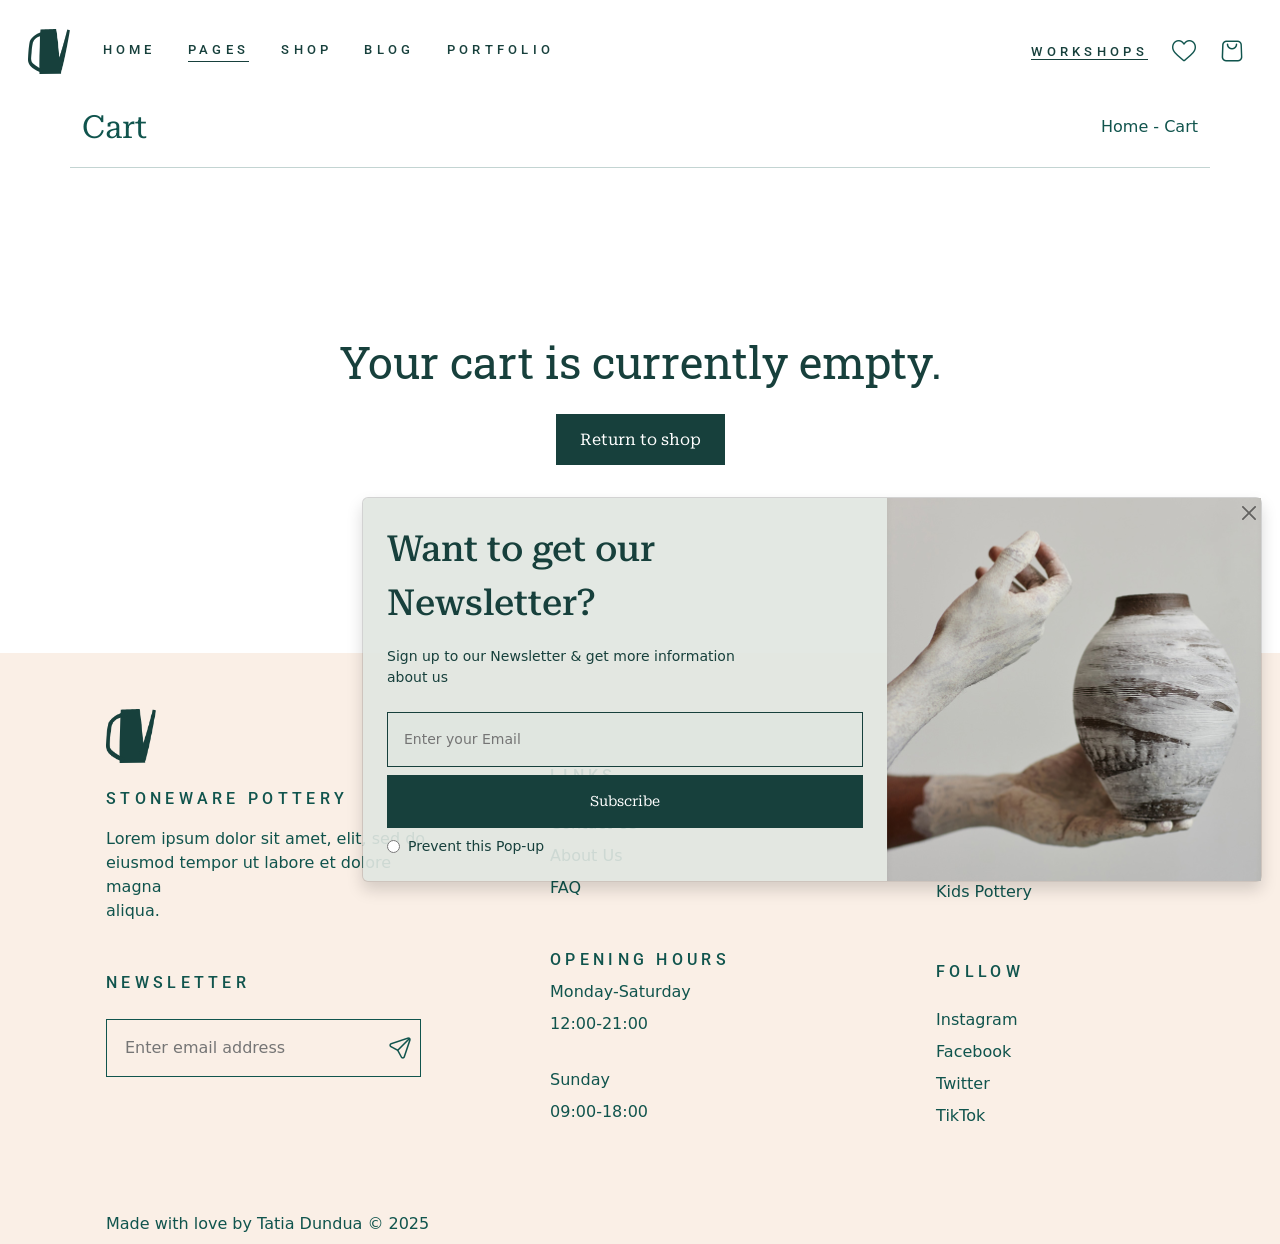
<file: pages/cart.html>
<!doctype html>
<html lang="en">
  <head>
    <meta charset="utf-8">
    <meta name="viewport" content="width=device-width, initial-scale=1">
    <title>Bootstrap demo</title>
    <link href="https://cdn.jsdelivr.net/npm/bootstrap@5.3.3/dist/css/bootstrap.min.css" rel="stylesheet" integrity="sha384-QWTKZyjpPEjISv5WaRU9OFeRpok6YctnYmDr5pNlyT2bRjXh0JMhjY6hW+ALEwIH" crossorigin="anonymous">
    <link rel="stylesheet" href="../styles/navbar.css">
    <link rel="stylesheet" href="../styles/cart.css">
    <link rel="stylesheet" href="https://cdnjs.cloudflare.com/ajax/libs/OwlCarousel2/2.3.4/assets/owl.carousel.min.css">
    <link rel="stylesheet" href="https://cdnjs.cloudflare.com/ajax/libs/OwlCarousel2/2.3.4/assets/owl.theme.default.min.css">
  </head>

  <body>
    <nav class="navbar navbar-expand-xl  py-lg-4 px-lg-3" id="section_1">
        <div class="container-fluid">
          <!-- ! BRAND  -->
          <a class="navbar-brand" href="../index.html">
            <img  src="../icons/logo-dark.png" alt="">
          </a>

        <!-- ! HAMBURGER -->
        <button class="navbar-toggler" type="button" data-bs-toggle="collapse" data-bs-target="#navbarSupportedContent" aria-controls="navbarSupportedContent" aria-expanded="false" aria-label="Toggle navigation">
          <span class="navbar-toggler-icon"></span>
        </button>

        <button button type="button" class="btn-close d-xl-none offcanvas_icon" aria-label="Close" style="display: none;"></button>
         
        <!-- ! NAVBAR  -->
          <div class="collapse navbar-collapse justify-content-between" id="navbarSupportedContent">
            <ul class="navbar-nav border-hover gap-3  ">
                <!--! HOME  -->
                <li class="nav-item dropdown">
                    <!--! HOME LINK  -->
                    <a class="nav-link dropdown-toggle d-flex justify-content-between hamburger_home " href="../index.html" role="button" data-bs-toggle="dropdown" aria-expanded="false">
                      <span>HOME</span>
                      <img class="d-xl-none" src="../icons/next.png" alt="">
                    </a>
                    <!--! HOME ITEMS  -->
                    <ul class="dropdown-menu lh-lg py-xl-4">
                        <li><a class="dropdown-item " href="../index.html">Pottery Workshops</a></li>
                        <li><a class="dropdown-item " href="../index.html">Ceramics Showcase</a></li>
                        <li><a class="dropdown-item " href="../index.html">Porcelain Store</a></li>
                        <li><a class="dropdown-item " href="../index.html">Landing</a></li>
                    </ul>
                </li>

                <!-- ! PAGES -->
                <li class="nav-item dropdown">
                    <!-- ! PAGES LINK -->
                    <a class="nav-link dropdown-toggle d-flex justify-content-between always-border" href="#" role="button" data-bs-toggle="dropdown" aria-expanded="false">
                        <span>PAGES</span>
                      <img  class="d-xl-none " src="../icons/next.png" alt="">

                    </a>
                    <!-- ! PAGES ITEMS -->
                    <ul class="dropdown-menu  lh-lg py-xl-4">
                        <li><a class="dropdown-item " href="../pages/about_me.html">About Me</a></li>
                        <li><a class="dropdown-item " href="../pages/about_us.html">About Us</a></li>
                        <li><a class="dropdown-item " href="../pages/our_team.html">Our Team</a></li>
                        <li><a class="dropdown-item " href="../pages/pricing_plans.html">Pricing Plans</a></li>
                        <li><a class="dropdown-item " href="../pages/contact_us.html">Contact Us</a></li>
                        <li><a class="dropdown-item " href="../pages/faq.html">FAQ Page</a></li>
                        <li><a  class="dropdown-item " href="../pages/coming_soon.html">Coming Soon</a></li>
                    </ul>
                </li>

                <!-- ! SHOP -->
                <li  class="nav-item dropdown d-none d-xl-block   ">
                    <!-- ! SHOP LINK (LARGE SCREEN) -->
                    <a class="nav-link dropdown-toggle " href="#" role="button" data-bs-toggle="dropdown" aria-expanded="false">
                      SHOP
                    </a>
                    <!-- ! SHOP ITEMS -->
                    <div class="dropdown-menu section-dropdown d-flex lh-lg px-xl-5 py-xl-5">
                        <ul class="px-xl-5">
                            <li><a class="dropdown-item " href="">SHOP LISTS</a></li>
                            <li><a class="dropdown-item " href="../pages/shop.html">Workshop List</a></li>
                            <li><a class="dropdown-item " href="../pages/shop.html">Standard List</a></li>
                            <li><a class="dropdown-item " href="../pages/shop.html">Category List</a></li>
                        </ul>

                        <ul class="px-xl-5">
                            <li><a class="dropdown-item " href="../pages/shop.html">SHOP LAYOUTS</a></li>
                            <li><a class="dropdown-item " href="../pages/shop.html">Three Columns</a></li>
                            <li><a class="dropdown-item " href="../pages/shop.html">Four Columns</a></li>
                            <li><a class="dropdown-item " href="../pages/shop.html">Four Columns Wide</a></li>
                            <li><a class="dropdown-item " href="../pages/shop.html">Five Columns Wide</a></li>
                            <li><a class="dropdown-item " href="../pages/shop.html">Six Columns Wide</a></li>
                        </ul>

                        <ul class="px-xl-5">
                            <li><a class="dropdown-item " href="#">PRODUCT TYPES</a></li>
                            <li><a class="dropdown-item " href="../pages/product.html">Workshop Product</a></li>
                            <li><a class="dropdown-item " href="../pages/product.html">Standard Product</a></li>
                            <li><a class="dropdown-item " href="../pages/product.html">Variable Product</a></li>
                            <li><a class="dropdown-item " href="../pages/product.html">Grouped Product</a></li>
                            <li><a class="dropdown-item " href="../pages/product.html">Popular Product</a></li>
                            <li><a class="dropdown-item " href="../pages/product.html">New Product</a></li>
                            <li><a class="dropdown-item " href="../pages/product.html">Sold Product</a></li>
                            <li><a class="dropdown-item " href="../pages/product.html">Sale Product</a></li>
                        </ul>

                        
                        <ul class="px-xl-5">
                            <li><a class="dropdown-item " href="#">SHOP PAGES</a></li>
                            <li><a class="dropdown-item " href="#">My Account</a></li>
                            <li><a class="dropdown-item " href="../pages/wishlist.html">Wishlist</a></li>
                            <li><a class="dropdown-item " href="#">Track Your Order</a></li>
                            <li><a class="dropdown-item " href="../pages/cart.html">Cart</a></li>
                            <li><a class="dropdown-item " href="#">Checkout</a></li>
                        </ul>

                        <ul style="color: var(--dark-green);" class="px-xl-5">
                            <li>
                                <a class="dropdown-item " href="#">
                                    <div class="moving_img">
                                        <img src="../icons/heart_white.png" alt="">
                                        <div class="add_to_cart">Add to cart</div>
                                    </div>
                                </a>
                            </li>
                            <li class="d-flex"><a class="dropdown-item " href="#" id="img_title">TEASET WORKSHOP </a>$87</li>
                            <li >26.January</li>
                        </ul>
                    </div>

                  <!-- ! SHOP (HAMBURGER) -->
                  <li class="nav-item dropdown d-xl-none additional_dropdown">
                    <!-- ! SHOP LINK ( SHOP HAMBURGER) -->
                    <a class="nav-link dropdown-toggle d-flex justify-content-between" href="#" role="button" data-bs-toggle="dropdown" aria-expanded="false">
                      <span>SHOP</span>
                      <img  class="d-xl-none " src="../icons/next.png" alt="">
                    </a>
                    <!-- ! SHOP DROPDOWNS (SHOP HAMBURGER ) -->
                    <ul class="dropdown-menu  d-xl-none">

                        <!-- ! SHOP LISTS (SHOP HAMBURGER) -->
                        <li class="dropdown-submenu">
                          <a class="dropdown-item " href="#">Shop Lists
                              <img src="../icons/next.png" alt="">
                          </a>
                          <ul class="dropdown-menu">
                            <li><a class="dropdown-item" href="../pages/shop.html">Workshop List</a></li>
                            <li><a class="dropdown-item" href="../pages/shop.html">Standard List</a></li>
                            <li><a class="dropdown-item" href="../pages/shop.html">Category List</a></li>
                          </ul>
                        </li>

                        <!-- ! SHOP LAYOUTS (SHOP HAMBURGER) -->
                        <li class="dropdown-submenu">
                          <a class="dropdown-item " href="#">Shop Layouts
                              <img src="../icons/next.png" alt="">
                          </a>
                          <ul class="dropdown-menu">
                            <li><a class="dropdown-item" href="../pages/shop.html">Three Columns</a></li>
                            <li><a class="dropdown-item" href="../pages/shop.html">Four Columns</a></li>
                            <li><a class="dropdown-item" href="../pages/shop.html">Four Columns Wide</a></li>
                            <li><a class="dropdown-item" href="../pages/shop.html">Five Columns Wide</a></li>
                            <li><a class="dropdown-item" href="../pages/shop.html">Six Columns Wide</a></li>
                          </ul>
                        </li>

                        <!-- ! PRODUCT TYPES (SHOP HAMBURGER) -->
                        <li class="dropdown-submenu">
                            <a class="dropdown-item " href="#">Product Types
                                <img src="../icons/next.png" alt="">
                            </a>
                            <ul class="dropdown-menu">
                              <li><a class="dropdown-item" href="../pages/product.html">Workshop Product</a></li>
                              <li><a class="dropdown-item" href="../pages/product.html">Standard Product</a></li>
                              <li><a class="dropdown-item" href="../pages/product.html">Variable Product</a></li>
                              <li><a class="dropdown-item" href="../pages/product.html">Grouped Product</a></li>
                              <li><a class="dropdown-item" href="../pages/product.html">Popular Product</a></li>
                              <li><a class="dropdown-item" href="../pages/product.html">New Product</a></li>
                              <li><a class="dropdown-item" href="../pages/product.html">Sold Product</a></li>
                              <li><a class="dropdown-item" href="../pages/product.html">Sale Product</a></li>
                            </ul>
                        </li>

                        <!-- ! SHOP PAGES (SHOP HAMBURGER) -->
                        <li class="dropdown-submenu">
                            <a class="dropdown-item " href="#">Shop Pages
                                <img src="../icons/next.png" alt="">
                            </a>
                            <ul class="dropdown-menu">
                              <li><a class="dropdown-item" href="#">My Account</a></li>
                              <li><a class="dropdown-item" href="../pages/wishlist.html">Wishlist</a></li>
                              <li><a class="dropdown-item" href="#">Track Your Order</a></li>
                              <li><a class="dropdown-item" href="../pages/cart.html">Cart</a></li>
                              <li><a class="dropdown-item" href="#">Checkout</a></li>
                            </ul>
                        </li>
                    </ul>
                  </li>
  
                </li>

                <!-- ! BLOG -->
                <li class="nav-item dropdown additional_dropdown">
                    <!-- ! BLOG LINK-->
                    <a class="nav-link dropdown-toggle d-flex justify-content-between" href="#" role="button" data-bs-toggle="dropdown" aria-expanded="false">
                      <span>BLOG</span>
                      <img  class="d-xl-none " src="../icons/next.png" alt="">
                    </a>
                    <!-- ! BLOG ITEMS-->
                    <ul class="dropdown-menu lh-lg py-xl-4">
                        <li><a class="dropdown-item " href="#">Right Sidebar</a></li>
                        <li><a class="dropdown-item " href="#">Left Sidebar</a></li>
                        <li><a class="dropdown-item " href="#">No Sidebar</a></li>
                        <!-- ! ADDITIONAL DROPDOWN ITEM (BLOG ITEMS)-->
                        <li class="dropdown-submenu">
                            <a class="dropdown-item " href="#">Post Formats
                                <img src="../icons/next.png" alt="">
                            </a>
                            <ul class="dropdown-menu">
                                <li><a class="dropdown-item" href="#">Standard Post</a></li>
                                <li><a class="dropdown-item" href="#">Gallery Post</a></li>
                                <li><a class="dropdown-item" href="#">Link Post</a></li>
                                <li><a class="dropdown-item" href="#">Quote Post</a></li>
                                <li><a class="dropdown-item" href="#">Audio Post</a></li>
                                <li><a class="dropdown-item" href="#">Video Post</a></li>
                                <li><a class="dropdown-item" href="#">No Sidebar Post</a></li>

                            </ul>
                        </li>
                    </ul>
                </li>

                <!-- ! PORTFOLIO -->
                <li class="nav-item dropdown additional_dropdown">
                    <!-- ! PORTFOLIO LINK -->
                    <a class="nav-link dropdown-toggle d-flex justify-content-between" href="#" role="button" data-bs-toggle="dropdown" aria-expanded="false">
                      <span>PORTFOLIO</span>
                      <img  class="d-xl-none " src="../icons/next.png" alt="">
                    </a>
                    <!-- ! PORTFOLIO ITEMS -->
                    <ul class="dropdown-menu lh-lg py-xl-4">
                        <li><a class="dropdown-item " href="../pages/gallery_list.html">Standard List</a></li>
                        <li><a class="dropdown-item " href="../pages/gallery_list.html">Gallery List</a></li>
                        <!-- ! ADDITIONAL DROPDOWN ITEM (PORTFOLIO ITEMS) -->
                        <li class="dropdown-submenu">
                            <a class="dropdown-item " href="#">List Layouts
                                <img src="../icons/next.png" alt="">
                            </a>
                            <ul class="dropdown-menu">
                                <li><a class="dropdown-item" href="../pages/gallery_list.html">Two Columns</a></li>
                                <li><a class="dropdown-item" href="../pages/gallery_list.html">Three Columns</a></li>
                                <li><a class="dropdown-item" href="../pages/gallery_list.html">Four Columns Wide</a></li>
                                <li><a class="dropdown-item" href="../pages/gallery_list.html">Five Columns Wide</a></li>
                            </ul>
                        </li>
                        <!-- ! ADDITIONAL DROPDOWN ITEM (PORTFOLIO ITEMS) -->
                        <li class="dropdown-submenu">
                            <a class="dropdown-item " href="#">Single Types
                                <img src="../icons/next.png" alt="">
                            </a>
                            <ul class="dropdown-menu">
                                <li><a class="dropdown-item" href="../pages/gallery_list.html">Small Images</a></li>
                                <li><a class="dropdown-item" href="../pages/gallery_list.html">Small Slider</a></li>
                                <li><a class="dropdown-item" href="../pages/gallery_list.html">Big Images</a></li>
                                <li><a class="dropdown-item" href="../pages/gallery_list.html">Big Slider</a></li>
                                <li><a class="dropdown-item" href="../pages/gallery_list.html">Gallery</a></li>
                            </ul>
                        </li>
                    </ul>
                </li>
            </ul>

            <!-- ! SECOND PART OF NAVBAR  -->
            <ul class="navbar-nav gap-2 ">
                <!-- ! WORKSHOPS -->
                <li class="nav-item d-none d-xl-block ">
                    <!-- ! WORKSHOPS LINK -->
                    <a class="nav-link active always-border" aria-current="page" href="../pages/workshops.html">
                        <span class="workshops_navbar">WORKSHOPS</span>
                    </a>
                </li>

                <!-- ! HEART ICON -->
                <li class="nav-item d-none d-xl-block" >
                    <!-- ! HEART LINK-->
                    <a class="nav-link  active" aria-current="page" href="../pages/wishlist.html">
                      <img src="../icons/heart.png" alt="">
                    </a>
                </li>
    
                <!-- ! CART ICON -->
                <li  class="nav-item  hamburger_cart  ">
                    <!-- ! CART LINK-->
                    <a class="nav-link  active" aria-current="page" href="../pages/cart.html">
                      <img src="../icons/shopping-bag.png" alt="">
                      <span class="d-xl-none">CART</span>
                    </a>
                </li>

            </ul>

          </div>
        </div>
    </nav>

    <div class="toast-container position-fixed ">
      <div id="liveToast" class="toast" role="alert" aria-live="assertive" aria-atomic="true">

        <div class="toast-body m-0 p-0 ">
          <div class="container-fluid ">
            <div class="row">
              <button type="button" class="btn-close position-fixed end-0 p-2  me-3 bg-transparent " data-bs-dismiss="toast" aria-label="Close"></button>
              <div class="col-lg-7 col-12 p-4">
                <img src="../img/popup-img-2.jpg" alt="" class="d-block d-lg-none " height="50%" width="100%">
                <p class="toast_title">Want to get our Newsletter?</p>
                <p class="w-75 mb -lg-5 mb-4">Sign up to our Newsletter & get more information about us</p>
                <input type="email" class="p-3 w-100 mb-2 border-none" placeholder="Enter your Email">
                <button type="button" class="p-3 mb-2 w-100"><span>Subscribe</span></button>
                <div class="d-flex align-items-center gap-2">
                  <input type="radio">
                  <p class=" my-auto">Prevent this Pop-up</p>
                </div>
              </div>
              <div class="col-lg-5 col-12 img_pop_column "></div>
            </div>
          </div>
        </div>
      </div>
    </div>

    <section>
        <div class="container">
            <div class="row">
                <div class="col d-flex justify-content-between align-items-center">
                    <p class="fs-2 cart">Cart</p>
                    <p><a class="text-decoration-none" href="../index.html">Home</a> - Cart</p>
                </div>
                <hr class="py-5">

                <div class="col d-flex flex-column align-items-center justify-content-center text-center gap-3 py-5">
                    <p class="section_title">Your cart is currently empty.</p>
                    <a href="../index.html" class="return_to text-decoration-none"><span class="py-3 px-4">Return to shop</span></a>
                </div>
            </div>
        </div>
    </section>

    <footer>
        <div class="container">
          <div class="row py-2 px-4 d-flex justify-content-between">
            <div class="col-lg-4 col-12 d-flex flex-column  ">
              <a class="text-decoration-none mb-4 mt-5" href="#">
                <img  src="../icons/logo-dark.png" alt="" width="50vh">
              </a>
  
              <a class="text-decoration-none mb-3" href="#" id="img_title">STONEWARE POTTERY </a>
              <p class="mb-5">Lorem ipsum dolor sit amet, elit, sed do <br> eiusmod tempor ut labore et dolore magna <br> aliqua. </p>
              <a class="text-decoration-none mb-4 " href="#" id="img_title">NEWSLETTER </a>
  
              <div class="d-flex align-items-center justify-content-between   email-box ">
                <div>
                  <input class=" mx-3 py-3" type="email" placeholder="Enter email address" aria-label="Email Address">
                </div>
                <img class="me-2" src="../icons/send.png" alt="">
              </div>
  
              <p class="mb-5 mb-lg-0">Made with love by <span class="position-relative footer_a_hover">Tatia Dundua </span> © 2025</p>
            </div>
  
  
            <div class="col-lg-4 col-md-6 col-12   d-flex flex-column justify-content-center align-items-lg-center mb-5 mb-lg-0 ">
              <div class="d-flex flex-column gap-5" >
                <div class="d-flex flex-column footer_border_hover lh-lg">
                  <a class="text-decoration-none mb-3 " href="#" id="img_title">LINKS </a>
                  <a class="text-decoration-none  position-relative" href="../pages/contact_us.html">Contact Us</a>
                  <a class="text-decoration-none  position-relative" href="../pages/about_us.html">About Us</a>
                  <a class="text-decoration-none  position-relative" href="../pages/faq.html">FAQ </a>
                </div>
    
                <div class="d-flex flex-column lh-1 ">
                  <a class="text-decoration-none mb-3" href="#" id="img_title">OPENING HOURS </a>
                  <p>Monday-Saturday</p>
                  <p>12:00-21:00</p> 
                  <p class="mt-4">Sunday</p>
                  <p>09:00-18:00</p>
                </div>
              </div>
  
            </div>
  
            <div class="col-lg-4 col-md-6 col-12   d-flex flex-column justify-content-center  align-items-lg-center">
              <div class="d-flex flex-column gap-5 trending_follow"  >
                <div class="d-flex flex-column footer_border_hover  lh-lg">
                  <a class="text-decoration-none mb-3" href="#" id="img_title">TRENDING </a>
                  <a class="text-decoration-none position-relative" href="">Pottery Winter</a>
                  <a class="text-decoration-none position-relative" href="">Cups Workshop</a>
                  <a class="text-decoration-none position-relative" href="">Kids Pottery</a>
                </div>
    
                <div class="d-flex flex-column footer_border_hover lh-lg me-5 ">
                  <a class="text-decoration-none mb-3" href="#" id="img_title"> FOLLOW </a>
                  <a class="text-decoration-none position-relative" href="https://www.instagram.com/">Instagram</a>
                  <a class="text-decoration-none position-relative" href="https://www.facebook.com/">Facebook</a>
                  <a class="text-decoration-none position-relative" href="https://x.com/?lang=en">Twitter</a>
                  <a class="text-decoration-none position-relative" href="https://www.tiktok.com/en/">TikTok</a>
                </div>
              </div>
              
            </div>
  
          </div>
        </div>
    </footer> 

    <button class="top-button" id="topButton">Top</button>

    <script src="https://cdnjs.cloudflare.com/ajax/libs/jquery/3.7.1/jquery.min.js"></script>
    <script src="https://cdn.jsdelivr.net/npm/bootstrap@5.3.3/dist/js/bootstrap.bundle.min.js" integrity="sha384-YvpcrYf0tY3lHB60NNkmXc5s9fDVZLESaAA55NDzOxhy9GkcIdslK1eN7N6jIeHz" crossorigin="anonymous"></script>

    <script>
      document.addEventListener("DOMContentLoaded", function () {
          const topButton = document.getElementById("topButton");
    
          window.addEventListener("scroll", function () {
              // Show or hide the top button based on scroll position
              if (window.scrollY > 0) {
                  topButton.style.display = "block";
              } else {
                  topButton.style.display = "none";
              }
          });
    
          // Scroll to the top on button click
          topButton.addEventListener("click", function () {
              window.scrollTo({
                  top: 0,
                  behavior: "smooth",
              });
          });
      });
    </script>
  
    <script>
      document.addEventListener('DOMContentLoaded', () => {
      const navbarContent = document.querySelector('#navbarSupportedContent');
      const offcanvasIcon = document.querySelector('.offcanvas_icon');
      const navbarToggler = document.querySelector('.navbar-toggler');

      // Show offcanvas icon when the menu is shown
      navbarContent.addEventListener('shown.bs.collapse', () => {
          offcanvasIcon.style.display = 'block';
      });

      // Hide offcanvas icon when the menu is hidden
      navbarContent.addEventListener('hidden.bs.collapse', () => {
          offcanvasIcon.style.display = 'none';
      });

      // Close the menu when the offcanvas icon is clicked
      offcanvasIcon.addEventListener('click', () => {
          navbarToggler.click(); // Simulate clicking the hamburger button
      });
      });

    </script>

    <script>
      // JavaScript to trigger the toast when the page loads
      window.onload = function() {
        var toast = new bootstrap.Toast(document.getElementById('liveToast'));
        toast.show();
      };
    </script>
    
  </body>
</html>
</file>
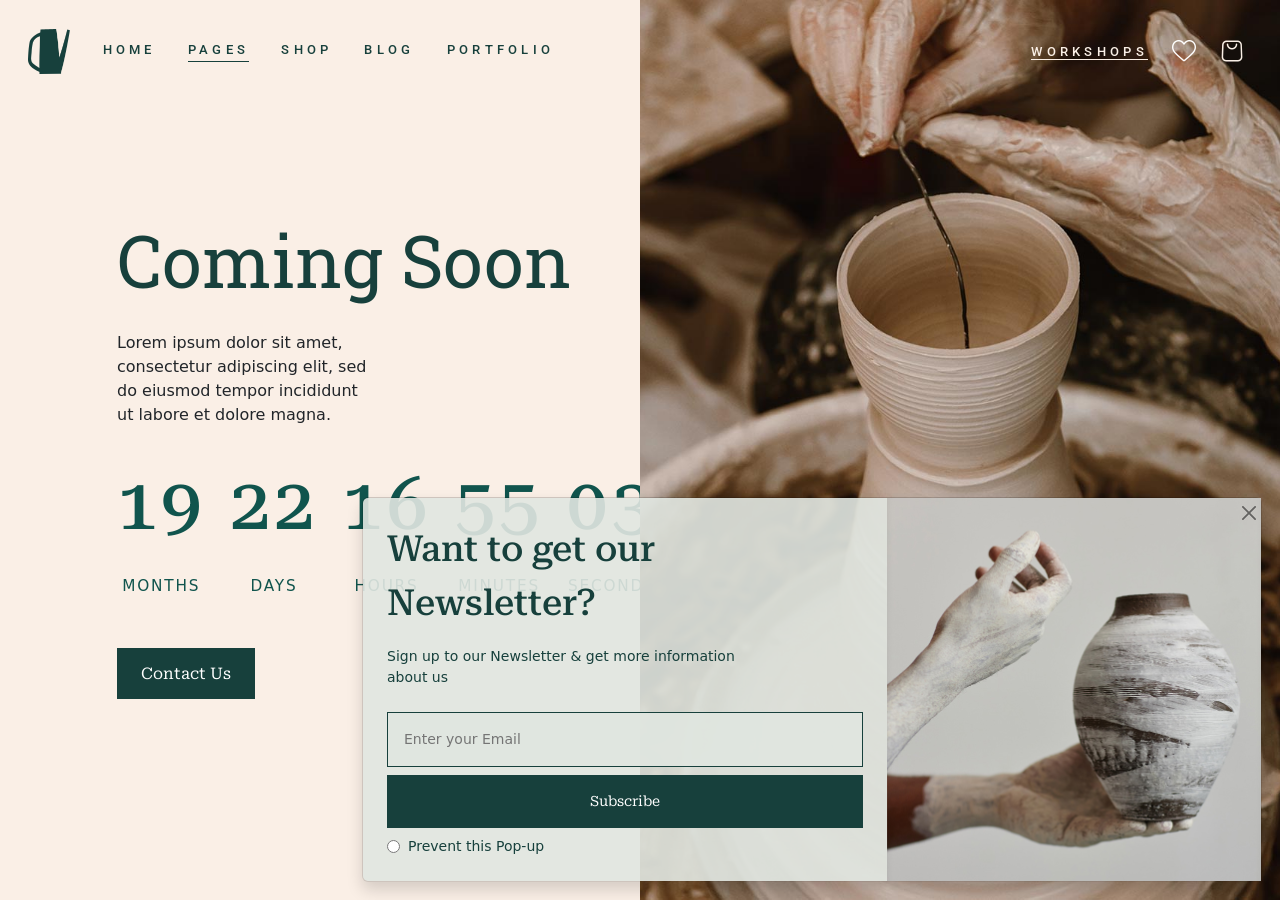
<file: pages/coming_soon.html>
<!doctype html>
<html lang="en">
  <head>
    <meta charset="utf-8">
    <meta name="viewport" content="width=device-width, initial-scale=1">
    <title>Bootstrap demo</title>
    <link href="https://cdn.jsdelivr.net/npm/bootstrap@5.3.3/dist/css/bootstrap.min.css" rel="stylesheet" integrity="sha384-QWTKZyjpPEjISv5WaRU9OFeRpok6YctnYmDr5pNlyT2bRjXh0JMhjY6hW+ALEwIH" crossorigin="anonymous">
    <link rel="stylesheet" href="../styles/navbar.css">
    <link rel="stylesheet" href="../styles/coming_soon.css">
    <link rel="stylesheet" href="https://cdnjs.cloudflare.com/ajax/libs/OwlCarousel2/2.3.4/assets/owl.carousel.min.css">
    <link rel="stylesheet" href="https://cdnjs.cloudflare.com/ajax/libs/OwlCarousel2/2.3.4/assets/owl.theme.default.min.css">
  </head>

  <body>
    <nav class="navbar navbar-expand-xl  py-lg-4 px-lg-3" id="section_1">
        <div class="container-fluid">
          <!-- ! BRAND  -->
          <a class="navbar-brand" href="../index.html">
            <img  src="../icons/logo-dark.png" alt="">
          </a>

        <!-- ! HAMBURGER -->
        <button class="navbar-toggler" type="button" data-bs-toggle="collapse" data-bs-target="#navbarSupportedContent" aria-controls="navbarSupportedContent" aria-expanded="false" aria-label="Toggle navigation">
          <span class="navbar-toggler-icon"></span>
        </button>

        <button button type="button" class="btn-close d-xl-none offcanvas_icon" aria-label="Close" style="display: none;"></button>
         
        <!-- ! NAVBAR  -->
          <div class="collapse navbar-collapse justify-content-between" id="navbarSupportedContent">
            <ul class="navbar-nav border-hover gap-3  ">
                <!--! HOME  -->
                <li class="nav-item dropdown">
                    <!--! HOME LINK  -->
                    <a class="nav-link dropdown-toggle d-flex justify-content-between hamburger_home " href="../index.html" role="button" data-bs-toggle="dropdown" aria-expanded="false">
                      <span>HOME</span>
                      <img class="d-xl-none" src="../icons/next.png" alt="">
                    </a>
                    <!--! HOME ITEMS  -->
                    <ul class="dropdown-menu lh-lg py-xl-4">
                        <li><a class="dropdown-item " href="../index.html">Pottery Workshops</a></li>
                        <li><a class="dropdown-item " href="../index.html">Ceramics Showcase</a></li>
                        <li><a class="dropdown-item " href="../index.html">Porcelain Store</a></li>
                        <li><a class="dropdown-item " href="../index.html">Landing</a></li>
                    </ul>
                </li>

                <!-- ! PAGES -->
                <li class="nav-item dropdown">
                    <!-- ! PAGES LINK -->
                    <a class="nav-link dropdown-toggle d-flex justify-content-between always-border" href="#" role="button" data-bs-toggle="dropdown" aria-expanded="false">
                        <span>PAGES</span>
                      <img  class="d-xl-none " src="../icons/next.png" alt="">

                    </a>
                    <!-- ! PAGES ITEMS -->
                    <ul class="dropdown-menu  lh-lg py-xl-4">
                        <li><a class="dropdown-item " href="../pages/about_me.html">About Me</a></li>
                        <li><a class="dropdown-item " href="../pages/about_us.html">About Us</a></li>
                        <li><a class="dropdown-item " href="../pages/our_team.html">Our Team</a></li>
                        <li><a class="dropdown-item " href="../pages/pricing_plans.html">Pricing Plans</a></li>
                        <li><a class="dropdown-item " href="../pages/contact_us.html">Contact Us</a></li>
                        <li><a class="dropdown-item " href="../pages/faq.html">FAQ Page</a></li>
                        <li><a style="color:var(--light-green);" class="dropdown-item " href="../pages/coming_soon.html">Coming Soon</a></li>
                    </ul>
                </li>


                <!-- ! SHOP -->
                <li  class="nav-item dropdown d-none d-xl-block   ">
                  <!-- ! SHOP LINK (LARGE SCREEN) -->
                  <a class="nav-link dropdown-toggle " href="#" role="button" data-bs-toggle="dropdown" aria-expanded="false">
                    SHOP
                  </a>
                  <!-- ! SHOP ITEMS -->
                  <div class="dropdown-menu section-dropdown d-flex lh-lg px-xl-5 py-xl-5">
                     <ul class="px-xl-5">
                          <li><a class="dropdown-item " href="">SHOP LISTS</a></li>
                          <li><a class="dropdown-item " href="../pages/shop.html">Workshop List</a></li>
                          <li><a class="dropdown-item " href="../pages/shop.html">Standard List</a></li>
                          <li><a class="dropdown-item " href="../pages/shop.html">Category List</a></li>
                      </ul>

                      <ul class="px-xl-5">
                          <li><a class="dropdown-item " href="../pages/shop.html">SHOP LAYOUTS</a></li>
                          <li><a class="dropdown-item " href="../pages/shop.html">Three Columns</a></li>
                          <li><a class="dropdown-item " href="../pages/shop.html">Four Columns</a></li>
                          <li><a class="dropdown-item " href="../pages/shop.html">Four Columns Wide</a></li>
                          <li><a class="dropdown-item " href="../pages/shop.html">Five Columns Wide</a></li>
                          <li><a class="dropdown-item " href="../pages/shop.html">Six Columns Wide</a></li>
                      </ul>

                      <ul class="px-xl-5">
                          <li><a class="dropdown-item " href="#">PRODUCT TYPES</a></li>
                          <li><a class="dropdown-item " href="../pages/product.html">Workshop Product</a></li>
                          <li><a class="dropdown-item " href="../pages/product.html">Standard Product</a></li>
                          <li><a class="dropdown-item " href="../pages/product.html">Variable Product</a></li>
                          <li><a class="dropdown-item " href="../pages/product.html">Grouped Product</a></li>
                          <li><a class="dropdown-item " href="../pages/product.html">Popular Product</a></li>
                          <li><a class="dropdown-item " href="../pages/product.html">New Product</a></li>
                          <li><a class="dropdown-item " href="../pages/product.html">Sold Product</a></li>
                          <li><a class="dropdown-item " href="../pages/product.html">Sale Product</a></li>
                      </ul>

                      
                      <ul class="px-xl-5">
                          <li><a class="dropdown-item " href="#">SHOP PAGES</a></li>
                          <li><a class="dropdown-item " href="#">My Account</a></li>
                          <li><a class="dropdown-item " href="../pages/wishlist.html">Wishlist</a></li>
                          <li><a class="dropdown-item " href="#">Track Your Order</a></li>
                          <li><a class="dropdown-item " href="../pages/cart.html">Cart</a></li>
                          <li><a class="dropdown-item " href="#">Checkout</a></li>
                      </ul>
                      <ul style="color: var(--dark-green);" class="px-xl-5">
                          <li>
                              <a class="dropdown-item " href="#">
                                  <div class="moving_img">
                                      <img src="../icons/heart_white.png" alt="">
                                      <div class="add_to_cart">Add to cart</div>
                                  </div>
                              </a>
                          </li>
                          <li class="d-flex"><a class="dropdown-item " href="#" id="img_title">TEASET WORKSHOP </a>$87</li>
                          <li >26.January</li>
                      </ul>
                  </div>

                <!-- ! SHOP (HAMBURGER) -->
                <li class="nav-item dropdown d-xl-none additional_dropdown">
                  <!-- ! SHOP LINK ( SHOP HAMBURGER) -->
                  <a class="nav-link dropdown-toggle d-flex justify-content-between" href="#" role="button" data-bs-toggle="dropdown" aria-expanded="false">
                    <span>SHOP</span>
                    <img  class="d-xl-none " src="../icons/next.png" alt="">
                  </a>
                  <!-- ! SHOP DROPDOWNS (SHOP HAMBURGER ) -->
                  <ul class="dropdown-menu  d-xl-none">

                      <!-- ! SHOP LISTS (SHOP HAMBURGER) -->
                      <li class="dropdown-submenu">
                        <a class="dropdown-item " href="#">Shop Lists
                            <img src="../icons/next.png" alt="">
                        </a>
                        <ul class="dropdown-menu">
                          <li><a class="dropdown-item" href="../pages/shop.html">Workshop List</a></li>
                          <li><a class="dropdown-item" href="../pages/shop.html">Standard List</a></li>
                          <li><a class="dropdown-item" href="../pages/shop.html">Category List</a></li>
                        </ul>
                      </li>

                      <!-- ! SHOP LAYOUTS (SHOP HAMBURGER) -->
                      <li class="dropdown-submenu">
                        <a class="dropdown-item " href="#">Shop Layouts
                            <img src="../icons/next.png" alt="">
                        </a>
                        <ul class="dropdown-menu">
                          <li><a class="dropdown-item" href="../pages/shop.html">Three Columns</a></li>
                          <li><a class="dropdown-item" href="../pages/shop.html">Four Columns</a></li>
                          <li><a class="dropdown-item" href="../pages/shop.html">Four Columns Wide</a></li>
                          <li><a class="dropdown-item" href="../pages/shop.html">Five Columns Wide</a></li>
                          <li><a class="dropdown-item" href="../pages/shop.html">Six Columns Wide</a></li>
                        </ul>
                      </li>

                      <!-- ! PRODUCT TYPES (SHOP HAMBURGER) -->
                      <li class="dropdown-submenu">
                          <a class="dropdown-item " href="#">Product Types
                              <img src="../icons/next.png" alt="">
                          </a>
                          <ul class="dropdown-menu">
                            <li><a class="dropdown-item" href="../pages/product.html">Workshop Product</a></li>
                            <li><a class="dropdown-item" href="../pages/product.html">Standard Product</a></li>
                            <li><a class="dropdown-item" href="../pages/product.html">Variable Product</a></li>
                            <li><a class="dropdown-item" href="../pages/product.html">Grouped Product</a></li>
                            <li><a class="dropdown-item" href="../pages/product.html">Popular Product</a></li>
                            <li><a class="dropdown-item" href="../pages/product.html">New Product</a></li>
                            <li><a class="dropdown-item" href="../pages/product.html">Sold Product</a></li>
                            <li><a class="dropdown-item" href="../pages/product.html">Sale Product</a></li>
                          </ul>
                      </li>

                      <!-- ! SHOP PAGES (SHOP HAMBURGER) -->
                      <li class="dropdown-submenu">
                          <a class="dropdown-item " href="#">Shop Pages
                              <img src="../icons/next.png" alt="">
                          </a>
                          <ul class="dropdown-menu">
                            <li><a class="dropdown-item" href="#">My Account</a></li>
                            <li><a class="dropdown-item" href="../pages/wishlist.html">Wishlist</a></li>
                            <li><a class="dropdown-item" href="#">Track Your Order</a></li>
                            <li><a class="dropdown-item" href="../pages/cart.html">Cart</a></li>
                            <li><a class="dropdown-item" href="#">Checkout</a></li>
                          </ul>
                      </li>
                  </ul>
                </li>

              </li>

                <!-- ! BLOG -->
                <li class="nav-item dropdown additional_dropdown">
                    <!-- ! BLOG LINK-->
                    <a class="nav-link dropdown-toggle d-flex justify-content-between" href="#" role="button" data-bs-toggle="dropdown" aria-expanded="false">
                      <span>BLOG</span>
                      <img  class="d-xl-none " src="../icons/next.png" alt="">
                    </a>
                    <!-- ! BLOG ITEMS-->
                    <ul class="dropdown-menu lh-lg py-xl-4">
                        <li><a class="dropdown-item " href="#">Right Sidebar</a></li>
                        <li><a class="dropdown-item " href="#">Left Sidebar</a></li>
                        <li><a class="dropdown-item " href="#">No Sidebar</a></li>
                        <!-- ! ADDITIONAL DROPDOWN ITEM (BLOG ITEMS)-->
                        <li class="dropdown-submenu">
                            <a class="dropdown-item " href="#">Post Formats
                                <img src="../icons/next.png" alt="">
                            </a>
                            <ul class="dropdown-menu">
                                <li><a class="dropdown-item" href="#">Standard Post</a></li>
                                <li><a class="dropdown-item" href="#">Gallery Post</a></li>
                                <li><a class="dropdown-item" href="#">Link Post</a></li>
                                <li><a class="dropdown-item" href="#">Quote Post</a></li>
                                <li><a class="dropdown-item" href="#">Audio Post</a></li>
                                <li><a class="dropdown-item" href="#">Video Post</a></li>
                                <li><a class="dropdown-item" href="#">No Sidebar Post</a></li>

                            </ul>
                        </li>
                    </ul>
                </li>

                <!-- ! PORTFOLIO -->
                <li class="nav-item dropdown additional_dropdown">
                    <!-- ! PORTFOLIO LINK -->
                    <a class="nav-link dropdown-toggle d-flex justify-content-between" href="#" role="button" data-bs-toggle="dropdown" aria-expanded="false">
                      <span>PORTFOLIO</span>
                      <img  class="d-xl-none " src="../icons/next.png" alt="">
                    </a>
                    <!-- ! PORTFOLIO ITEMS -->
                    <ul class="dropdown-menu lh-lg py-xl-4">
                        <li><a class="dropdown-item " href="../pages/gallery_list.html">Standard List</a></li>
                        <li><a class="dropdown-item " href="../pages/gallery_list.html">Gallery List</a></li>
                        <!-- ! ADDITIONAL DROPDOWN ITEM (PORTFOLIO ITEMS) -->
                        <li class="dropdown-submenu">
                            <a class="dropdown-item " href="#">List Layouts
                                <img src="../icons/next.png" alt="">
                            </a>
                            <ul class="dropdown-menu">
                                <li><a class="dropdown-item" href="../pages/gallery_list.html">Two Columns</a></li>
                                <li><a class="dropdown-item" href="../pages/gallery_list.html">Three Columns</a></li>
                                <li><a class="dropdown-item" href="../pages/gallery_list.html">Four Columns Wide</a></li>
                                <li><a class="dropdown-item" href="../pages/gallery_list.html">Five Columns Wide</a></li>
                            </ul>
                        </li>
                        <!-- ! ADDITIONAL DROPDOWN ITEM (PORTFOLIO ITEMS) -->
                        <li class="dropdown-submenu">
                            <a class="dropdown-item " href="#">Single Types
                                <img src="../icons/next.png" alt="">
                            </a>
                            <ul class="dropdown-menu">
                                <li><a class="dropdown-item" href="../pages/gallery_list.html">Small Images</a></li>
                                <li><a class="dropdown-item" href="../pages/gallery_list.html">Small Slider</a></li>
                                <li><a class="dropdown-item" href="../pages/gallery_list.html">Big Images</a></li>
                                <li><a class="dropdown-item" href="../pages/gallery_list.html">Big Slider</a></li>
                                <li><a class="dropdown-item" href="../pages/gallery_list.html">Gallery</a></li>
                            </ul>
                        </li>
                    </ul>
                </li>
            </ul>

            <!-- ! SECOND PART OF NAVBAR  -->
            <ul class="navbar-nav gap-2 ">
                <!-- ! WORKSHOPS -->
                <li class="nav-item d-none d-xl-block ">
                    <!-- ! WORKSHOPS LINK -->
                    <a class="nav-link active always-border" aria-current="page" href="../pages/workshops.html">
                        <span class="workshops_navbar">WORKSHOPS</span>
                    </a>
                </li>

                <!-- ! HEART ICON -->
                <li class="nav-item d-none d-xl-block" >
                    <!-- ! HEART LINK-->
                    <a class="nav-link  active" aria-current="page" href="../pages/wishlist.html">
                      <img src="../icons/heart_white.png" alt="">
                    </a>
                </li>
    
                <!-- ! CART ICON -->
                <li  class="nav-item  hamburger_cart  ">
                    <!-- ! CART LINK-->
                    <a class="nav-link  active" aria-current="page" href="../pages/cart.html">
                      <img src="../icons/shopping-bag (4).png" alt="">
                      <span class="d-xl-none">CART</span>
                    </a>
                </li>

            </ul>

          </div>
        </div>
    </nav>

    <div class="toast-container position-fixed ">
      <div id="liveToast" class="toast" role="alert" aria-live="assertive" aria-atomic="true">

        <div class="toast-body m-0 p-0 ">
          <div class="container-fluid ">
            <div class="row">
              <button type="button" class="btn-close position-fixed end-0 p-2  me-3 bg-transparent " data-bs-dismiss="toast" aria-label="Close"></button>
              <div class="col-lg-7 col-12 p-4">
                <img src="../img/popup-img-2.jpg" alt="" class="d-block d-lg-none " height="50%" width="100%">
                <p class="toast_title">Want to get our Newsletter?</p>
                <p class="w-75 mb -lg-5 mb-4">Sign up to our Newsletter & get more information about us</p>
                <input type="email" class="p-3 w-100 mb-2 border-none" placeholder="Enter your Email">
                <button type="button" class="p-3 mb-2 w-100"><span>Subscribe</span></button>
                <div class="d-flex align-items-center gap-2">
                  <input type="radio">
                  <p class=" my-auto">Prevent this Pop-up</p>
                </div>
              </div>
              <div class="col-lg-5 col-12 img_pop_column "></div>
            </div>
          </div>
        </div>
      </div>
    </div>

    <section>
      <div class="container-fluid">
        <div class="row">
          <div class="col-lg-6 col-12  coming_soon ">
            <p class="section_title">Coming Soon</p>
            <p class="w-50">Lorem ipsum dolor sit amet, consectetur adipiscing elit, sed do eiusmod tempor incididunt ut labore et dolore magna.</p>
            <div class="d-flex gap-4 mb-5 mt-4">
              <div class="d-flex flex-column justify-content-center align-items-center">
                <p id="img_title">19</p>
                <p class="time_type">MONTHS</p>
              </div>

              <div class="d-flex flex-column justify-content-center align-items-center">
                <p id="img_title">22</p>
                <p class="time_type">DAYS</p>
              </div>

              <div class="d-flex flex-column justify-content-center align-items-center">
                <p id="img_title">16</p>
                <p class="time_type">HOURS</p>
              </div>

              <div class="d-flex flex-column justify-content-center align-items-center">
                <p id="img_title">55</p>
                <p class="time_type">MINUTES</p>
              </div>

              <div class="d-flex flex-column justify-content-center align-items-center">
                <p id="img_title">03</p>
                <p class="time_type">SECONDS</p>
              </div>
            </div>

            <a href="../pages/contact_us.html" class=" submit_button text-decoration-none"><span class=" py-3 px-4">Contact Us</span></a>
          </div>

          <div class="col-lg-6 col-12 img_column "></div>

        </div>
      </div>
    </section>

    <button class="top-button" id="topButton">Top</button>


    <script src="https://cdnjs.cloudflare.com/ajax/libs/jquery/3.7.1/jquery.min.js"></script>
    <script src="https://cdn.jsdelivr.net/npm/bootstrap@5.3.3/dist/js/bootstrap.bundle.min.js" integrity="sha384-YvpcrYf0tY3lHB60NNkmXc5s9fDVZLESaAA55NDzOxhy9GkcIdslK1eN7N6jIeHz" crossorigin="anonymous"></script>

    <script>
      document.addEventListener("DOMContentLoaded", function () {
          const topButton = document.getElementById("topButton");
    
          window.addEventListener("scroll", function () {
              // Show or hide the top button based on scroll position
              if (window.scrollY > 0) {
                  topButton.style.display = "block";
              } else {
                  topButton.style.display = "none";
              }
          });
    
          // Scroll to the top on button click
          topButton.addEventListener("click", function () {
              window.scrollTo({
                  top: 0,
                  behavior: "smooth",
              });
          });
      });
    </script>
  
    <script>
      document.addEventListener('DOMContentLoaded', () => {
      const navbarContent = document.querySelector('#navbarSupportedContent');
      const offcanvasIcon = document.querySelector('.offcanvas_icon');
      const navbarToggler = document.querySelector('.navbar-toggler');

      // Show offcanvas icon when the menu is shown
      navbarContent.addEventListener('shown.bs.collapse', () => {
          offcanvasIcon.style.display = 'block';
      });

      // Hide offcanvas icon when the menu is hidden
      navbarContent.addEventListener('hidden.bs.collapse', () => {
          offcanvasIcon.style.display = 'none';
      });

      // Close the menu when the offcanvas icon is clicked
      offcanvasIcon.addEventListener('click', () => {
          navbarToggler.click(); // Simulate clicking the hamburger button
      });
      });

    </script>

    <script>
      // JavaScript to trigger the toast when the page loads
      window.onload = function() {
        var toast = new bootstrap.Toast(document.getElementById('liveToast'));
        toast.show();
      };
    </script>
    
  </body>
</html>
</file>
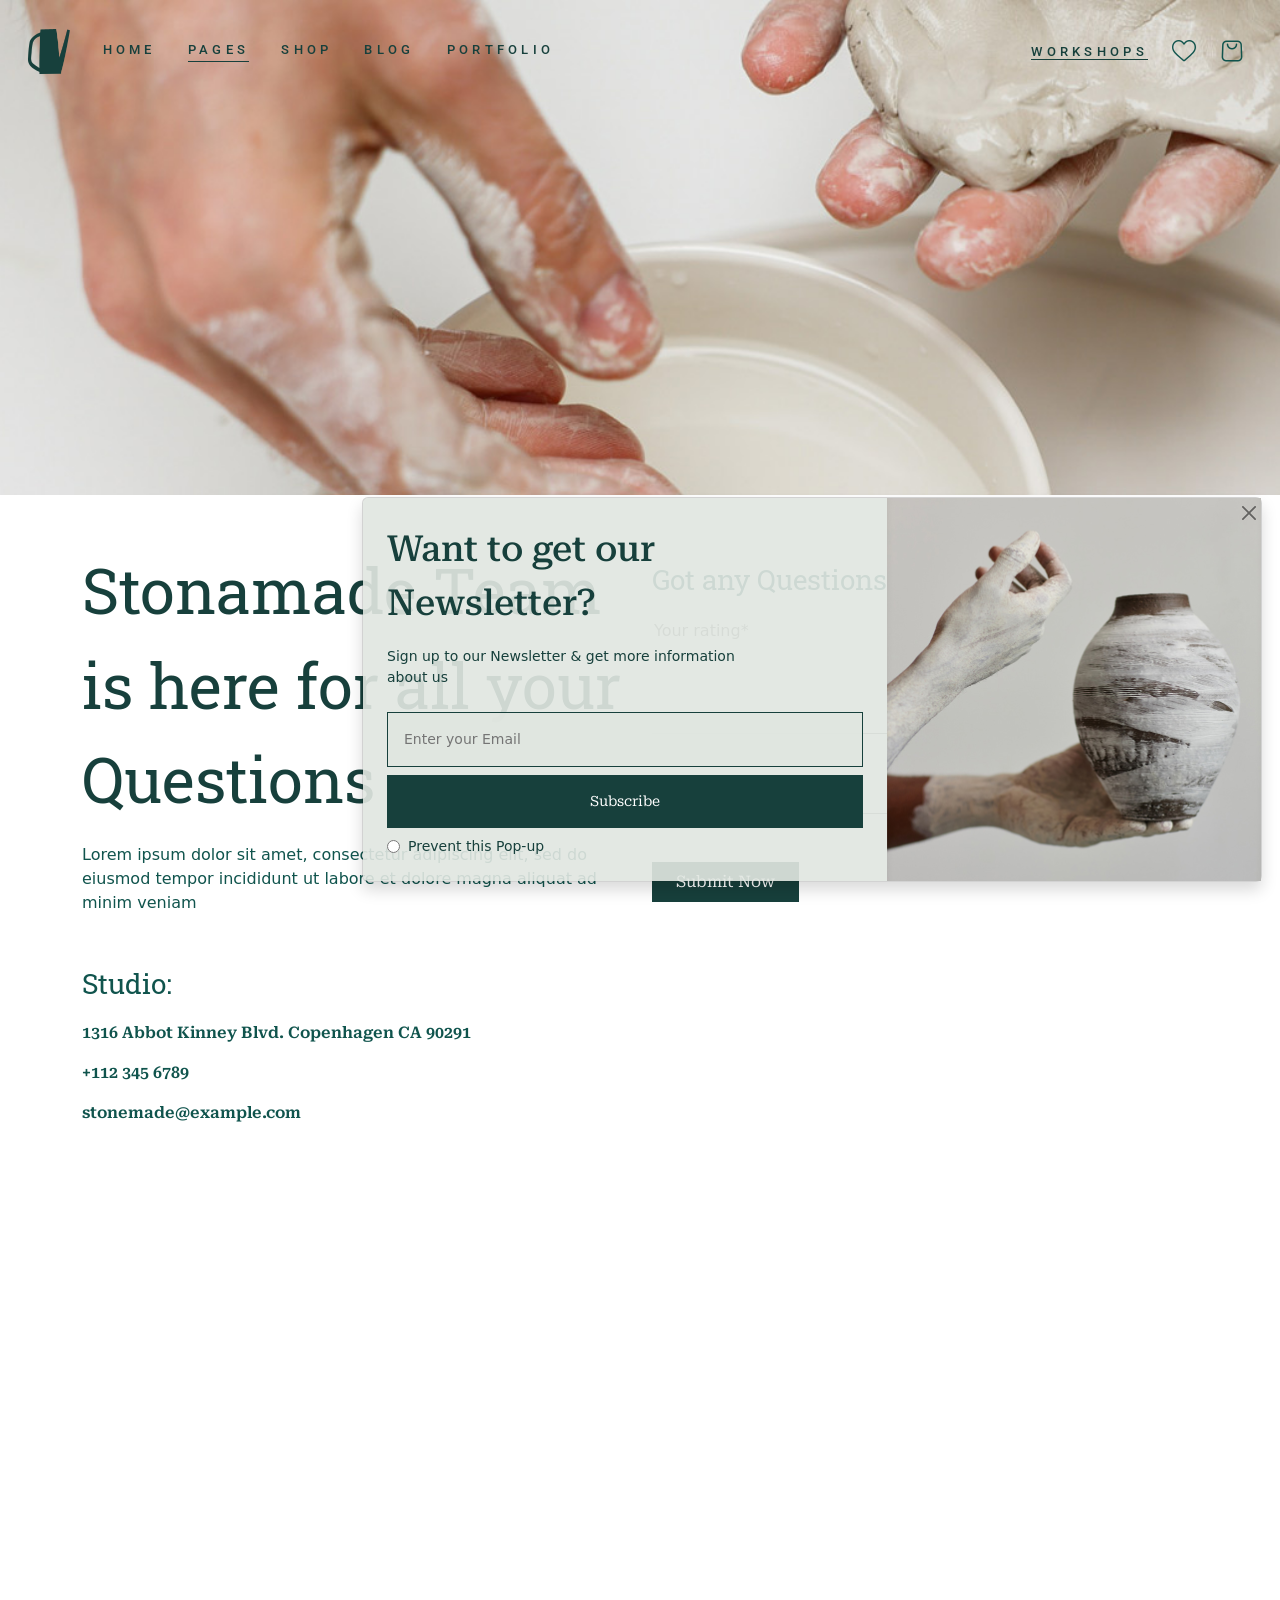
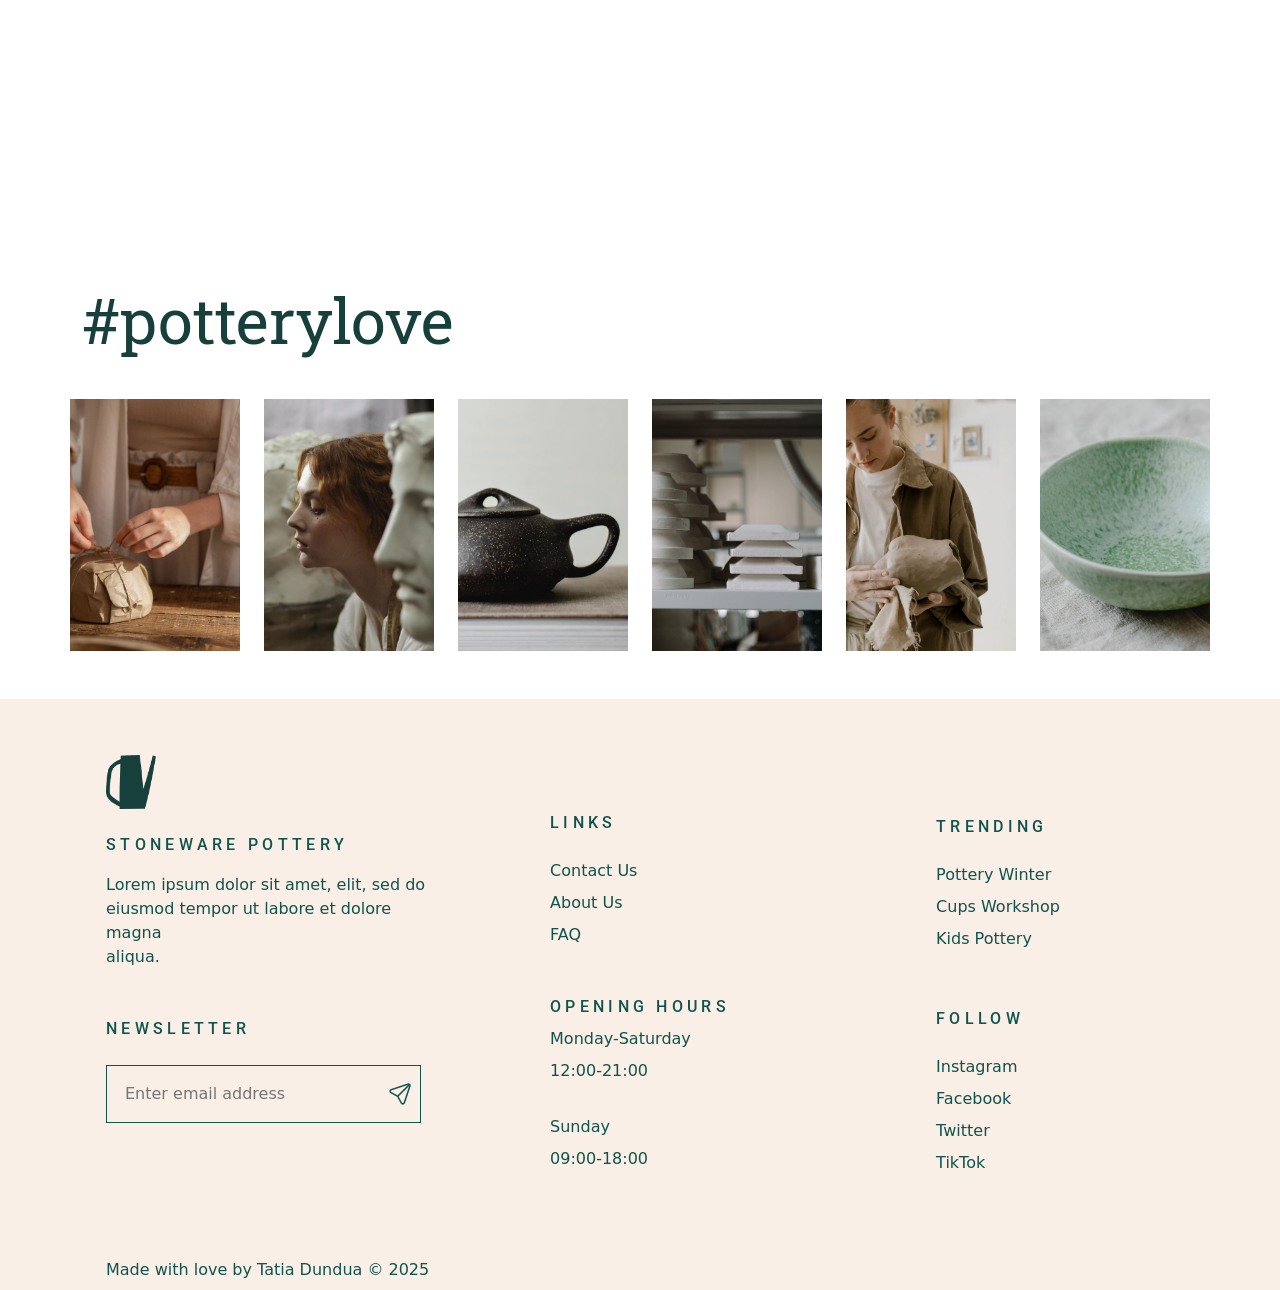
<file: pages/contact_us.html>
<!doctype html>
<html lang="en">
  <head>
    <meta charset="utf-8">
    <meta name="viewport" content="width=device-width, initial-scale=1">
    <title>Bootstrap demo</title>
    <link href="https://cdn.jsdelivr.net/npm/bootstrap@5.3.3/dist/css/bootstrap.min.css" rel="stylesheet" integrity="sha384-QWTKZyjpPEjISv5WaRU9OFeRpok6YctnYmDr5pNlyT2bRjXh0JMhjY6hW+ALEwIH" crossorigin="anonymous">
    <link rel="stylesheet" href="../styles/navbar.css">
    <link rel="stylesheet" href="../styles/contact_us.css">

    <link rel="stylesheet" href="https://cdnjs.cloudflare.com/ajax/libs/OwlCarousel2/2.3.4/assets/owl.carousel.min.css">
    <link rel="stylesheet" href="https://cdnjs.cloudflare.com/ajax/libs/OwlCarousel2/2.3.4/assets/owl.theme.default.min.css">
  </head>

  <body>
    <nav class="navbar navbar-expand-xl  py-lg-4 px-lg-3" id="section_1">
        <div class="container-fluid">
          <!-- ! BRAND  -->
          <a class="navbar-brand" href="../index.html">
            <img  src="../icons/logo-dark.png" alt="">
          </a>

        <!-- ! HAMBURGER -->
        <button class="navbar-toggler" type="button" data-bs-toggle="collapse" data-bs-target="#navbarSupportedContent" aria-controls="navbarSupportedContent" aria-expanded="false" aria-label="Toggle navigation">
          <span class="navbar-toggler-icon"></span>
        </button>

        <button button type="button" class="btn-close d-xl-none offcanvas_icon" aria-label="Close" style="display: none;"></button>
         
        <!-- ! NAVBAR  -->
          <div class="collapse navbar-collapse justify-content-between" id="navbarSupportedContent">
            <ul class="navbar-nav border-hover gap-3  ">
                <!--! HOME  -->
                <li class="nav-item dropdown">
                    <!--! HOME LINK  -->
                    <a class="nav-link dropdown-toggle d-flex justify-content-between hamburger_home " href="../index.html" role="button" data-bs-toggle="dropdown" aria-expanded="false">
                      <span>HOME</span>
                      <img class="d-xl-none" src="../icons/next.png" alt="">
                    </a>
                    <!--! HOME ITEMS  -->
                    <ul class="dropdown-menu lh-lg py-xl-4">
                        <li><a class="dropdown-item " href="../index.html">Pottery Workshops</a></li>
                        <li><a class="dropdown-item " href="../index.html">Ceramics Showcase</a></li>
                        <li><a class="dropdown-item " href="../index.html">Porcelain Store</a></li>
                        <li><a class="dropdown-item " href="../index.html">Landing</a></li>
                    </ul>
                </li>

                <!-- ! PAGES -->
                <li class="nav-item dropdown">
                    <!-- ! PAGES LINK -->
                    <a class="nav-link dropdown-toggle d-flex justify-content-between always-border" href="#" role="button" data-bs-toggle="dropdown" aria-expanded="false">
                        <span>PAGES</span>
                      <img  class="d-xl-none " src="../icons/next.png" alt="">

                    </a>
                    <!-- ! PAGES ITEMS -->
                    <ul class="dropdown-menu  lh-lg py-xl-4">
                        <li><a class="dropdown-item" href="../pages/about_me.html">About Me</a></li>
                        <li><a class="dropdown-item" href="../pages/about_us.html">About Us</a></li>
                        <li><a class="dropdown-item" href="../pages/our_team.html">Our Team</a></li>
                        <li><a class="dropdown-item " href="../pages/pricing_plans.html">Pricing Plans</a></li>
                        <li><a  style="color:var(--light-green);" class="dropdown-item " href="../pages/contact_us.html">Contact Us</a></li>
                        <li><a class="dropdown-item " href="../pages/faq.html">FAQ Page</a></li>
                        <li><a class="dropdown-item " href="../pages/coming_soon.html">Coming Soon</a></li>
                    </ul>
                </li>


                <!-- ! SHOP -->
                <li  class="nav-item dropdown d-none d-xl-block   ">
                  <!-- ! SHOP LINK (LARGE SCREEN) -->
                  <a class="nav-link dropdown-toggle " href="#" role="button" data-bs-toggle="dropdown" aria-expanded="false">
                    SHOP
                  </a>
                  <!-- ! SHOP ITEMS -->
                  <div class="dropdown-menu section-dropdown d-flex lh-lg px-xl-5 py-xl-5">
                     <ul class="px-xl-5">
                          <li><a class="dropdown-item " href="">SHOP LISTS</a></li>
                          <li><a class="dropdown-item " href="../pages/shop.html">Workshop List</a></li>
                          <li><a class="dropdown-item " href="../pages/shop.html">Standard List</a></li>
                          <li><a class="dropdown-item " href="../pages/shop.html">Category List</a></li>
                      </ul>

                      <ul class="px-xl-5">
                          <li><a class="dropdown-item " href="../pages/shop.html">SHOP LAYOUTS</a></li>
                          <li><a class="dropdown-item " href="../pages/shop.html">Three Columns</a></li>
                          <li><a class="dropdown-item " href="../pages/shop.html">Four Columns</a></li>
                          <li><a class="dropdown-item " href="../pages/shop.html">Four Columns Wide</a></li>
                          <li><a class="dropdown-item " href="../pages/shop.html">Five Columns Wide</a></li>
                          <li><a class="dropdown-item " href="../pages/shop.html">Six Columns Wide</a></li>
                      </ul>

                      <ul class="px-xl-5">
                          <li><a class="dropdown-item " href="#">PRODUCT TYPES</a></li>
                          <li><a class="dropdown-item " href="../pages/product.html">Workshop Product</a></li>
                          <li><a class="dropdown-item " href="../pages/product.html">Standard Product</a></li>
                          <li><a class="dropdown-item " href="../pages/product.html">Variable Product</a></li>
                          <li><a class="dropdown-item " href="../pages/product.html">Grouped Product</a></li>
                          <li><a class="dropdown-item " href="../pages/product.html">Popular Product</a></li>
                          <li><a class="dropdown-item " href="../pages/product.html">New Product</a></li>
                          <li><a class="dropdown-item " href="../pages/product.html">Sold Product</a></li>
                          <li><a class="dropdown-item " href="../pages/product.html">Sale Product</a></li>
                      </ul>

                      
                      <ul class="px-xl-5">
                          <li><a class="dropdown-item " href="#">SHOP PAGES</a></li>
                          <li><a class="dropdown-item " href="#">My Account</a></li>
                          <li><a class="dropdown-item " href="../pages/wishlist.html">Wishlist</a></li>
                          <li><a class="dropdown-item " href="#">Track Your Order</a></li>
                          <li><a class="dropdown-item " href="../pages/cart.html">Cart</a></li>
                          <li><a class="dropdown-item " href="#">Checkout</a></li>
                      </ul>
                      <ul style="color: var(--dark-green);" class="px-xl-5">
                          <li>
                              <a class="dropdown-item " href="#">
                                  <div class="moving_img">
                                      <img src="../icons/heart_white.png" alt="">
                                      <div class="add_to_cart">Add to cart</div>
                                  </div>
                              </a>
                          </li>
                          <li class="d-flex"><a class="dropdown-item " href="#" id="img_title">TEASET WORKSHOP </a>$87</li>
                          <li >26.January</li>
                      </ul>
                  </div>

                <!-- ! SHOP (HAMBURGER) -->
                <li class="nav-item dropdown d-xl-none additional_dropdown">
                  <!-- ! SHOP LINK ( SHOP HAMBURGER) -->
                  <a class="nav-link dropdown-toggle d-flex justify-content-between" href="#" role="button" data-bs-toggle="dropdown" aria-expanded="false">
                    <span>SHOP</span>
                    <img  class="d-xl-none " src="../icons/next.png" alt="">
                  </a>
                  <!-- ! SHOP DROPDOWNS (SHOP HAMBURGER ) -->
                  <ul class="dropdown-menu  d-xl-none">

                      <!-- ! SHOP LISTS (SHOP HAMBURGER) -->
                      <li class="dropdown-submenu">
                        <a class="dropdown-item " href="#">Shop Lists
                            <img src="../icons/next.png" alt="">
                        </a>
                        <ul class="dropdown-menu">
                          <li><a class="dropdown-item" href="../pages/shop.html">Workshop List</a></li>
                          <li><a class="dropdown-item" href="../pages/shop.html">Standard List</a></li>
                          <li><a class="dropdown-item" href="../pages/shop.html">Category List</a></li>
                        </ul>
                      </li>

                      <!-- ! SHOP LAYOUTS (SHOP HAMBURGER) -->
                      <li class="dropdown-submenu">
                        <a class="dropdown-item " href="#">Shop Layouts
                            <img src="../icons/next.png" alt="">
                        </a>
                        <ul class="dropdown-menu">
                          <li><a class="dropdown-item" href="../pages/shop.html">Three Columns</a></li>
                          <li><a class="dropdown-item" href="../pages/shop.html">Four Columns</a></li>
                          <li><a class="dropdown-item" href="../pages/shop.html">Four Columns Wide</a></li>
                          <li><a class="dropdown-item" href="../pages/shop.html">Five Columns Wide</a></li>
                          <li><a class="dropdown-item" href="../pages/shop.html">Six Columns Wide</a></li>
                        </ul>
                      </li>

                      <!-- ! PRODUCT TYPES (SHOP HAMBURGER) -->
                      <li class="dropdown-submenu">
                          <a class="dropdown-item " href="#">Product Types
                              <img src="../icons/next.png" alt="">
                          </a>
                          <ul class="dropdown-menu">
                            <li><a class="dropdown-item" href="../pages/product.html">Workshop Product</a></li>
                            <li><a class="dropdown-item" href="../pages/product.html">Standard Product</a></li>
                            <li><a class="dropdown-item" href="../pages/product.html">Variable Product</a></li>
                            <li><a class="dropdown-item" href="../pages/product.html">Grouped Product</a></li>
                            <li><a class="dropdown-item" href="../pages/product.html">Popular Product</a></li>
                            <li><a class="dropdown-item" href="../pages/product.html">New Product</a></li>
                            <li><a class="dropdown-item" href="../pages/product.html">Sold Product</a></li>
                            <li><a class="dropdown-item" href="../pages/product.html">Sale Product</a></li>
                          </ul>
                      </li>

                      <!-- ! SHOP PAGES (SHOP HAMBURGER) -->
                      <li class="dropdown-submenu">
                          <a class="dropdown-item " href="#">Shop Pages
                              <img src="../icons/next.png" alt="">
                          </a>
                          <ul class="dropdown-menu">
                            <li><a class="dropdown-item" href="#">My Account</a></li>
                            <li><a class="dropdown-item" href="../pages/wishlist.html">Wishlist</a></li>
                            <li><a class="dropdown-item" href="#">Track Your Order</a></li>
                            <li><a class="dropdown-item" href="../pages/cart.html">Cart</a></li>
                            <li><a class="dropdown-item" href="#">Checkout</a></li>
                          </ul>
                      </li>
                  </ul>
                </li>

              </li>

                <!-- ! BLOG -->
                <li class="nav-item dropdown additional_dropdown">
                    <!-- ! BLOG LINK-->
                    <a class="nav-link dropdown-toggle d-flex justify-content-between" href="#" role="button" data-bs-toggle="dropdown" aria-expanded="false">
                      <span>BLOG</span>
                      <img  class="d-xl-none " src="../icons/next.png" alt="">
                    </a>
                    <!-- ! BLOG ITEMS-->
                    <ul class="dropdown-menu lh-lg py-xl-4">
                        <li><a class="dropdown-item " href="#">Right Sidebar</a></li>
                        <li><a class="dropdown-item " href="#">Left Sidebar</a></li>
                        <li><a class="dropdown-item " href="#">No Sidebar</a></li>
                        <!-- ! ADDITIONAL DROPDOWN ITEM (BLOG ITEMS)-->
                        <li class="dropdown-submenu">
                            <a class="dropdown-item " href="#">Post Formats
                                <img src="../icons/next.png" alt="">
                            </a>
                            <ul class="dropdown-menu">
                                <li><a class="dropdown-item" href="#">Standard Post</a></li>
                                <li><a class="dropdown-item" href="#">Gallery Post</a></li>
                                <li><a class="dropdown-item" href="#">Link Post</a></li>
                                <li><a class="dropdown-item" href="#">Quote Post</a></li>
                                <li><a class="dropdown-item" href="#">Audio Post</a></li>
                                <li><a class="dropdown-item" href="#">Video Post</a></li>
                                <li><a class="dropdown-item" href="#">No Sidebar Post</a></li>

                            </ul>
                        </li>
                    </ul>
                </li>

                <!-- ! PORTFOLIO -->
                <li class="nav-item dropdown additional_dropdown">
                  <!-- ! PORTFOLIO LINK -->
                  <a class="nav-link dropdown-toggle d-flex justify-content-between" href="#" role="button" data-bs-toggle="dropdown" aria-expanded="false">
                    <span>PORTFOLIO</span>
                    <img  class="d-xl-none " src="../icons/next.png" alt="">
                  </a>
                  <!-- ! PORTFOLIO ITEMS -->
                  <ul class="dropdown-menu lh-lg py-xl-4">
                      <li><a class="dropdown-item " href="../pages/gallery_list.html">Standard List</a></li>
                      <li><a class="dropdown-item " href="../pages/gallery_list.html">Gallery List</a></li>
                      <!-- ! ADDITIONAL DROPDOWN ITEM (PORTFOLIO ITEMS) -->
                      <li class="dropdown-submenu">
                          <a class="dropdown-item " href="#">List Layouts
                              <img src="../icons/next.png" alt="">
                          </a>
                          <ul class="dropdown-menu">
                              <li><a class="dropdown-item" href="../pages/gallery_list.html">Two Columns</a></li>
                              <li><a class="dropdown-item" href="../pages/gallery_list.html">Three Columns</a></li>
                              <li><a class="dropdown-item" href="../pages/gallery_list.html">Four Columns Wide</a></li>
                              <li><a class="dropdown-item" href="../pages/gallery_list.html">Five Columns Wide</a></li>
                          </ul>
                      </li>
                      <!-- ! ADDITIONAL DROPDOWN ITEM (PORTFOLIO ITEMS) -->
                      <li class="dropdown-submenu">
                          <a class="dropdown-item " href="#">Single Types
                              <img src="../icons/next.png" alt="">
                          </a>
                          <ul class="dropdown-menu">
                              <li><a class="dropdown-item" href="../pages/gallery_list.html">Small Images</a></li>
                              <li><a class="dropdown-item" href="../pages/gallery_list.html">Small Slider</a></li>
                              <li><a class="dropdown-item" href="../pages/gallery_list.html">Big Images</a></li>
                              <li><a class="dropdown-item" href="../pages/gallery_list.html">Big Slider</a></li>
                              <li><a class="dropdown-item" href="../pages/gallery_list.html">Gallery</a></li>
                          </ul>
                      </li>
                  </ul>
              </li>
            </ul>

            <!-- ! SECOND PART OF NAVBAR  -->
            <ul class="navbar-nav gap-2 ">
                <!-- ! WORKSHOPS -->
                <li class="nav-item d-none d-xl-block ">
                    <!-- ! WORKSHOPS LINK -->
                    <a class="nav-link active always-border" aria-current="page" href="../pages/workshops.html">
                        <span class="workshops_navbar">WORKSHOPS</span>
                    </a>
                </li>

                <!-- ! HEART ICON -->
                <li class="nav-item d-none d-xl-block" >
                    <!-- ! HEART LINK-->
                    <a class="nav-link  active" aria-current="page" href="../pages/wishlist.html">
                      <img src="../icons/heart.png" alt="">
                    </a>
                </li>
    
                <!-- ! CART ICON -->
                <li  class="nav-item  hamburger_cart  ">
                    <!-- ! CART LINK-->
                    <a class="nav-link  active" aria-current="page" href="../pages/cart.html">
                      <img src="../icons/shopping-bag.png" alt="">
                      <span class="d-xl-none">CART</span>
                    </a>
                </li>

            </ul>

          </div>
        </div>
    </nav>

    <div class="toast-container position-fixed ">
      <div id="liveToast" class="toast" role="alert" aria-live="assertive" aria-atomic="true">

        <div class="toast-body m-0 p-0 ">
          <div class="container-fluid ">
            <div class="row">
              <button type="button" class="btn-close position-fixed end-0 p-2  me-3 bg-transparent " data-bs-dismiss="toast" aria-label="Close"></button>
              <div class="col-lg-7 col-12 p-4">
                <img src="../img/popup-img-2.jpg" alt="" class="d-block d-lg-none " height="50%" width="100%">
                <p class="toast_title">Want to get our Newsletter?</p>
                <p class="w-75 mb -lg-5 mb-4">Sign up to our Newsletter & get more information about us</p>
                <input type="email" class="p-3 w-100 mb-2 border-none" placeholder="Enter your Email">
                <button type="button" class="p-3 mb-2 w-100"><span>Subscribe</span></button>
                <div class="d-flex align-items-center gap-2">
                  <input type="radio">
                  <p class=" my-auto">Prevent this Pop-up</p>
                </div>
              </div>
              <div class="col-lg-5 col-12 img_pop_column "></div>
            </div>
          </div>
        </div>
      </div>
    </div>

    <section class="background_section">
        <div class="container-fluid"></div>
    </section>

    <section id="section_2" class="contact_us_section">
        <div class="container">
            
            <div class="row py-5">
                <div class="col-lg-6 col-12">
                    <div class="" >
                        <p class="section_title">Stonamade Team is here for all your Questions</p>
                        <p class="mb-5">Lorem ipsum dolor sit amet, consectetur adipiscing elit, sed do eiusmod tempor incididunt ut labore et dolore magna aliquat ad minim veniam</p>

                        <a class="text-decoration-none fw-normal fs-3 " href="#" id="img_title">Studio:</a>
                    
                        <div class="studio_contacts mt-3 cursor-pointer" onclick="window.open('https://www.google.com/maps/place/1331+Abbot+Kinney+Blvd,+Venice,+CA+90291,+USA/@33.991091,-118.4668245,17z/data=!3m1!4b1!4m6!3m5!1s0x80c2babf65a94f53:0xf25cf0a74001b0bd!8m2!3d33.991091!4d-118.4668245!16s%2Fg%2F11bw40d87v?entry=ttu&g_ep=EgoyMDI1MDExNS4wIKXMDSoASAFQAw%3D%3D', '_blank');">
                            <p>1316 Abbot Kinney Blvd. Copenhagen CA 90291</p>
                            <p id="number">+112 345 6789</p>
                            <p id="email">stonemade@example.com</p>
                        </div>

                    </div>

                </div>


                <div class="col-lg-6 col-12">
                    <div class="py-3" >
                        <a class="text-decoration-none fw-normal fs-3 mb-3  " href="#" id="img_title">Got any Questions?</a>

                        <textarea name="" id="" class="w-100 mt-3"  placeholder="Your rating*"></textarea>
                        <form >
                            <div class="d-flex w-100 gap-4 mt-3 mb-5">
                              <input class="  py-3  w-50" type="text" placeholder="Name*" aria-label="Email Address">
                              <input class="  py-3  w-50" type="email" placeholder="Email*" aria-label="Email Address">
                            </div>
 
                            <input type="submit" class="py-2 px-4 submit_button" value="Submit Now"></input>
                        </form>
                    </div>
                </div>

                


            </div>

            <div class="row">
                <div class="col py-5  d-flex justify-content-center">
                    <iframe 
                    src="https://www.google.com/maps/embed?pb=!1m18!1m12!1m3!1d3153.8354345096957!2d144.9630577153188!3d-37.81421797975144!2m3!1f0!2f0!3f0!3m2!1i1024!2i768!4f13.1!3m3!1m2!1s0x6ad642af0f11fd81%3A0x5045675218ce720!2zTWVsYm91cm5lLCBBdXN0cmFsaWE!5e0!3m2!1sen!2s!4v1682331025413!5m2!1sen!2s" 
                    style="border:0;" 
                    allowfullscreen="" 
                    loading="lazy" 
                    referrerpolicy="no-referrer-when-downgrade">
                  </iframe>
                </div>
            </div>
        </div>

    </section>

    <section class="pottery_love_section">
        <div class="container py-5 ">
          <div class="row text-center text-lg-start ">
            <div class="col section_title">
              <p>#potterylove</p>
            </div>
          </div>
  
          <div class="row gap-4 mt-3 d-flex  justify-content-center align-items-center">
            <div class="col-6 col-lg moving_img pottery_1 "></div>
            <div class="col-6 col-lg moving_img pottery_2 "></div>
            <div class="col-6 col-lg moving_img pottery_3 "></div>
            <div class="col-6 col-lg moving_img pottery_4 "></div>
            <div class="col-6 col-lg moving_img pottery_5 "></div>
            <div class="col-6 col-lg moving_img pottery_6 "></div>
          </div>
        </div>
      </section>
  

    <footer>
      <div class="container">
        <div class="row py-2 px-4 d-flex justify-content-between">
          <div class="col-lg-4 col-12 d-flex flex-column  ">
            <a class="text-decoration-none mb-4 mt-5" href="#">
              <img  src="../icons/logo-dark.png" alt="" width="50vh">
            </a>

            <a class="text-decoration-none mb-3" href="#" id="img_title">STONEWARE POTTERY </a>
            <p class="mb-5">Lorem ipsum dolor sit amet, elit, sed do <br> eiusmod tempor ut labore et dolore magna <br> aliqua. </p>
            <a class="text-decoration-none mb-4 " href="#" id="img_title">NEWSLETTER </a>

            <div class="d-flex align-items-center justify-content-between   email-box ">
              <div>
                <input class=" mx-3 py-3" type="email" placeholder="Enter email address" aria-label="Email Address">
              </div>
              <img class="me-2" src="../icons/send.png" alt="">
            </div>

            <p class="mb-5 mb-lg-0">Made with love by <span class="position-relative footer_a_hover">Tatia Dundua </span> © 2025</p>
          </div>


          <div class="col-lg-4 col-md-6 col-12   d-flex flex-column justify-content-center align-items-lg-center mb-5 mb-lg-0 ">
            <div class="d-flex flex-column gap-5" >
              <div class="d-flex flex-column footer_border_hover lh-lg">
                <a class="text-decoration-none mb-3 " href="#" id="img_title">LINKS </a>
                <a class="text-decoration-none  position-relative" href="../pages/contact_us.html">Contact Us</a>
                <a class="text-decoration-none  position-relative" href="../pages/about_us.html">About Us</a>
                <a class="text-decoration-none  position-relative" href="../pages/faq.html">FAQ </a>
              </div>
  
              <div class="d-flex flex-column lh-1 ">
                <a class="text-decoration-none mb-3" href="#" id="img_title">OPENING HOURS </a>
                <p>Monday-Saturday</p>
                <p>12:00-21:00</p> 
                <p class="mt-4">Sunday</p>
                <p>09:00-18:00</p>
              </div>
            </div>

          </div>

          <div class="col-lg-4 col-md-6 col-12   d-flex flex-column justify-content-center  align-items-lg-center">
            <div class="d-flex flex-column gap-5 trending_follow"  >
              <div class="d-flex flex-column footer_border_hover  lh-lg">
                <a class="text-decoration-none mb-3" href="#" id="img_title">TRENDING </a>
                <a class="text-decoration-none position-relative" href="">Pottery Winter</a>
                <a class="text-decoration-none position-relative" href="">Cups Workshop</a>
                <a class="text-decoration-none position-relative" href="">Kids Pottery</a>
              </div>
  
              <div class="d-flex flex-column footer_border_hover lh-lg me-5 ">
                <a class="text-decoration-none mb-3" href="#" id="img_title"> FOLLOW </a>
                <a class="text-decoration-none position-relative" href="https://www.instagram.com/">Instagram</a>
                <a class="text-decoration-none position-relative" href="https://www.facebook.com/">Facebook</a>
                <a class="text-decoration-none position-relative" href="https://x.com/?lang=en">Twitter</a>
                <a class="text-decoration-none position-relative" href="https://www.tiktok.com/en/">TikTok</a>
              </div>
            </div>
            
          </div>

        </div>
      </div>
    </footer> 

    <button class="top-button" id="topButton">Top</button>


    <script src="https://cdnjs.cloudflare.com/ajax/libs/jquery/3.7.1/jquery.min.js"></script>
    <script src="https://cdn.jsdelivr.net/npm/bootstrap@5.3.3/dist/js/bootstrap.bundle.min.js" integrity="sha384-YvpcrYf0tY3lHB60NNkmXc5s9fDVZLESaAA55NDzOxhy9GkcIdslK1eN7N6jIeHz" crossorigin="anonymous"></script>

    <script>
      document.addEventListener("DOMContentLoaded", function () {
          const topButton = document.getElementById("topButton");
    
          window.addEventListener("scroll", function () {
              // Show or hide the top button based on scroll position
              if (window.scrollY > 0) {
                  topButton.style.display = "block";
              } else {
                  topButton.style.display = "none";
              }
          });
    
          // Scroll to the top on button click
          topButton.addEventListener("click", function () {
              window.scrollTo({
                  top: 0,
                  behavior: "smooth",
              });
          });
      });
    </script>
  
    <script>
      document.addEventListener('DOMContentLoaded', () => {
      const navbarContent = document.querySelector('#navbarSupportedContent');
      const offcanvasIcon = document.querySelector('.offcanvas_icon');
      const navbarToggler = document.querySelector('.navbar-toggler');

      // Show offcanvas icon when the menu is shown
      navbarContent.addEventListener('shown.bs.collapse', () => {
          offcanvasIcon.style.display = 'block';
      });

      // Hide offcanvas icon when the menu is hidden
      navbarContent.addEventListener('hidden.bs.collapse', () => {
          offcanvasIcon.style.display = 'none';
      });

      // Close the menu when the offcanvas icon is clicked
      offcanvasIcon.addEventListener('click', () => {
          navbarToggler.click(); // Simulate clicking the hamburger button
      });
      });

    </script>

    <script>
      // JavaScript to trigger the toast when the page loads
      window.onload = function() {
        var toast = new bootstrap.Toast(document.getElementById('liveToast'));
        toast.show();
      };
    </script>
  
    
  </body>
</html>
</file>
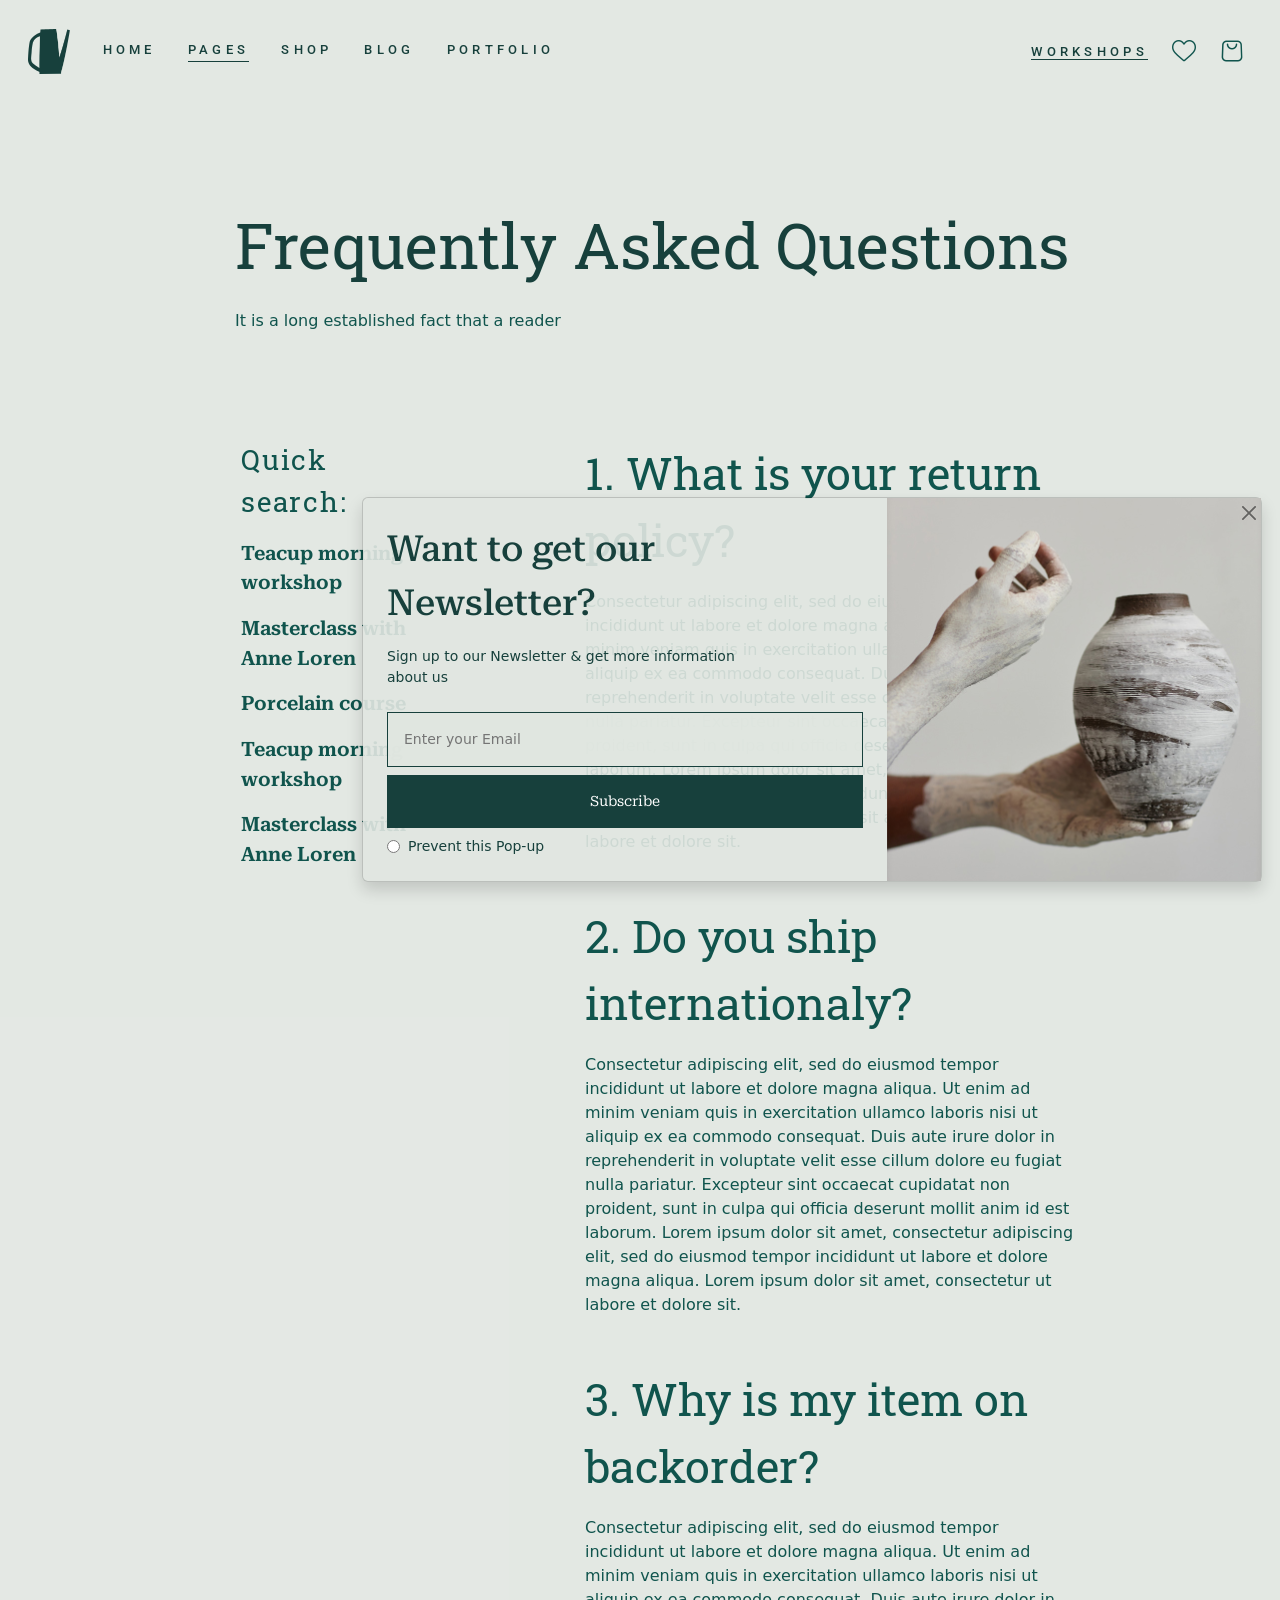
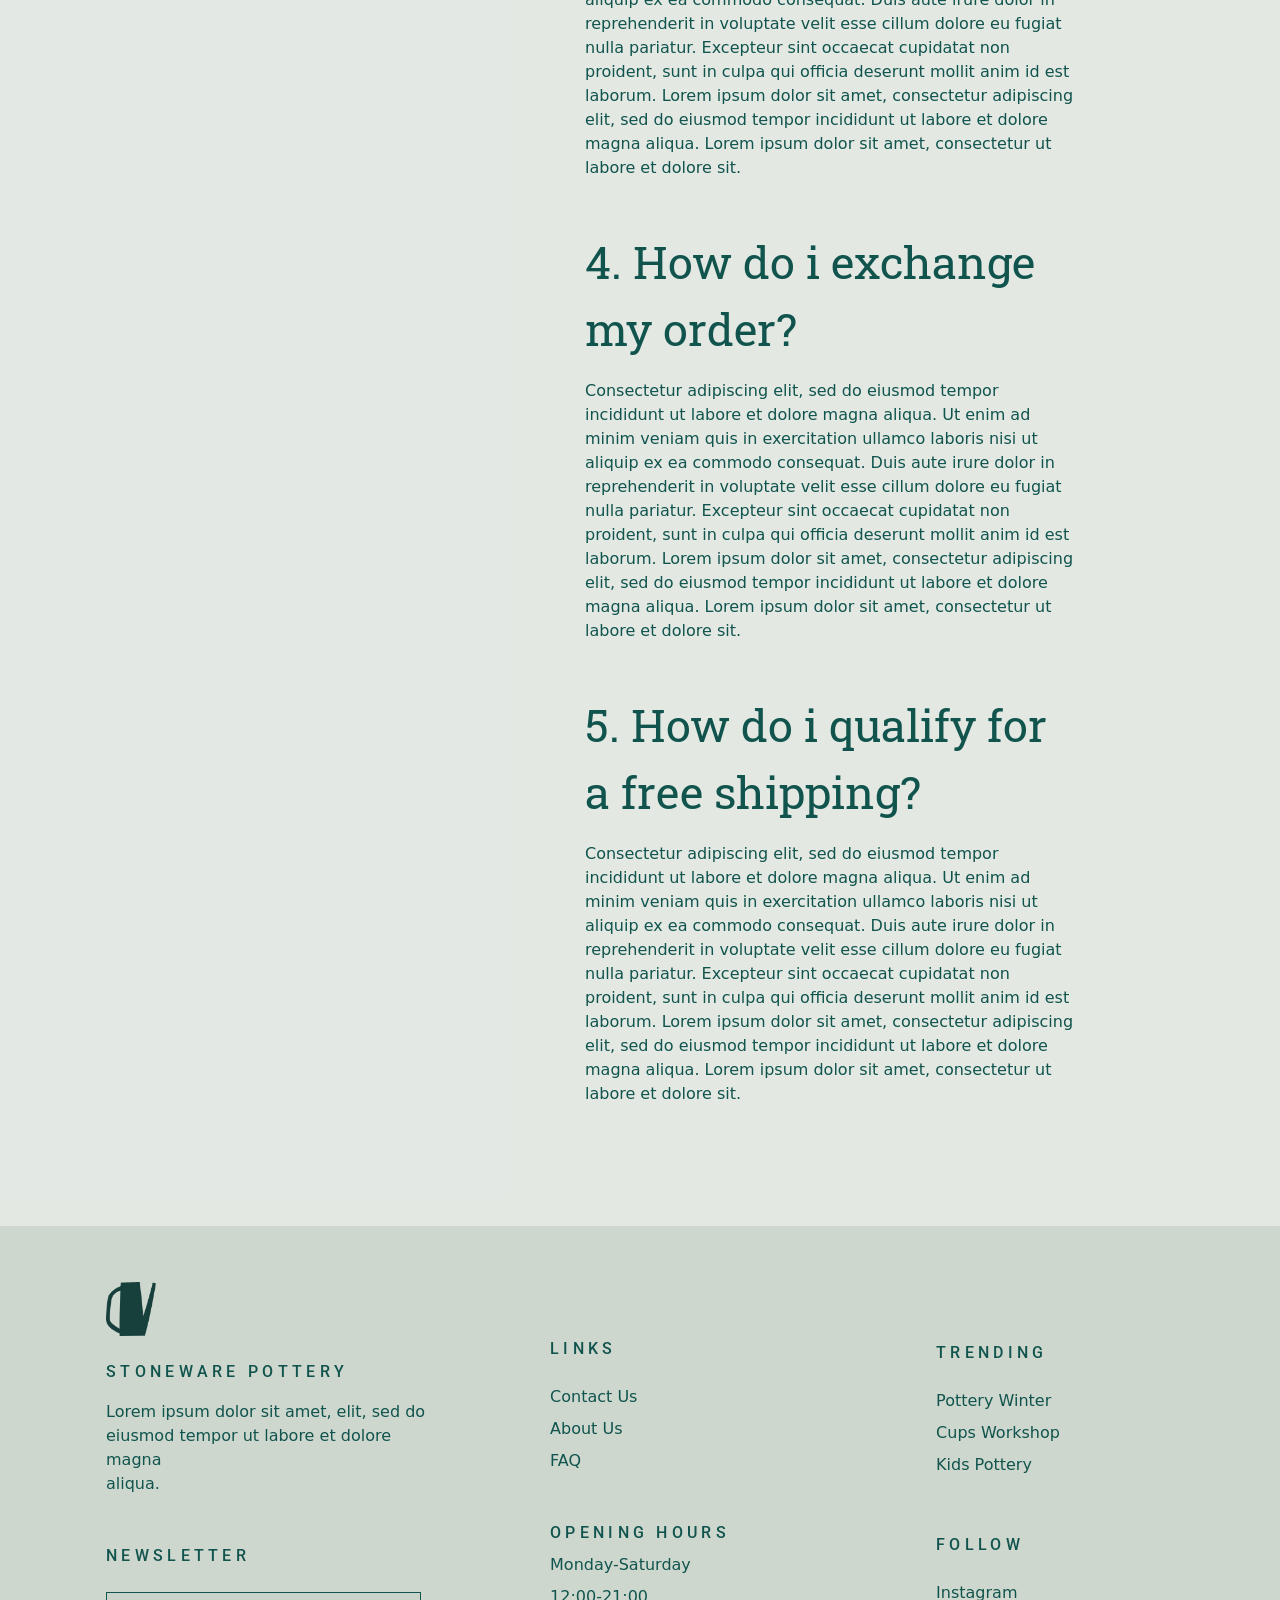
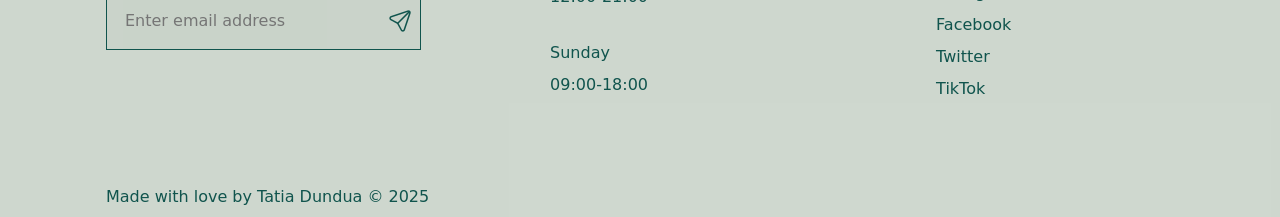
<file: pages/faq.html>
<!doctype html>
<html lang="en">
  <head>
    <meta charset="utf-8">
    <meta name="viewport" content="width=device-width, initial-scale=1">
    <title>Bootstrap demo</title>
    <link href="https://cdn.jsdelivr.net/npm/bootstrap@5.3.3/dist/css/bootstrap.min.css" rel="stylesheet" integrity="sha384-QWTKZyjpPEjISv5WaRU9OFeRpok6YctnYmDr5pNlyT2bRjXh0JMhjY6hW+ALEwIH" crossorigin="anonymous">
    <link rel="stylesheet" href="../styles/navbar.css">
    <link rel="stylesheet" href="../styles/faq.css">

    <link rel="stylesheet" href="https://cdnjs.cloudflare.com/ajax/libs/OwlCarousel2/2.3.4/assets/owl.carousel.min.css">
    <link rel="stylesheet" href="https://cdnjs.cloudflare.com/ajax/libs/OwlCarousel2/2.3.4/assets/owl.theme.default.min.css">
  </head>

  <body>
    <nav class="navbar navbar-expand-xl  py-lg-4 px-lg-3" id="section_1">
        <div class="container-fluid">
          <!-- ! BRAND  -->
          <a class="navbar-brand" href="../index.html">
            <img  src="../icons/logo-dark.png" alt="">
          </a>

        <!-- ! HAMBURGER -->
        <button class="navbar-toggler" type="button" data-bs-toggle="collapse" data-bs-target="#navbarSupportedContent" aria-controls="navbarSupportedContent" aria-expanded="false" aria-label="Toggle navigation">
          <span class="navbar-toggler-icon"></span>
        </button>

        <button button type="button" class="btn-close d-xl-none offcanvas_icon" aria-label="Close" style="display: none;"></button>
         
        <!-- ! NAVBAR  -->
          <div class="collapse navbar-collapse justify-content-between" id="navbarSupportedContent">
            <ul class="navbar-nav border-hover gap-3  ">
                <!--! HOME  -->
                <li class="nav-item dropdown">
                    <!--! HOME LINK  -->
                    <a class="nav-link dropdown-toggle d-flex justify-content-between hamburger_home " href="../index.html" role="button" data-bs-toggle="dropdown" aria-expanded="false">
                      <span>HOME</span>
                      <img class="d-xl-none" src="../icons/next.png" alt="">
                    </a>
                    <!--! HOME ITEMS  -->
                    <ul class="dropdown-menu lh-lg py-xl-4">
                        <li><a class="dropdown-item " href="../index.html">Pottery Workshops</a></li>
                        <li><a class="dropdown-item " href="../index.html">Ceramics Showcase</a></li>
                        <li><a class="dropdown-item " href="../index.html">Porcelain Store</a></li>
                        <li><a class="dropdown-item " href="../index.html">Landing</a></li>
                    </ul>
                </li>

                <!-- ! PAGES -->
                <li class="nav-item dropdown">
                    <!-- ! PAGES LINK -->
                    <a class="nav-link dropdown-toggle d-flex justify-content-between always-border" href="#" role="button" data-bs-toggle="dropdown" aria-expanded="false">
                        <span>PAGES</span>
                      <img  class="d-xl-none " src="../icons/next.png" alt="">

                    </a>
                    <!-- ! PAGES ITEMS -->
                    <ul class="dropdown-menu  lh-lg py-xl-4">
                        <li><a class="dropdown-item" href="../pages/about_me.html">About Me</a></li>
                        <li><a class="dropdown-item" href="../pages/about_us.html">About Us</a></li>
                        <li><a class="dropdown-item" href="../pages/our_team.html">Our Team</a></li>
                        <li><a class="dropdown-item " href="../pages/pricing_plans.html">Pricing Plans</a></li>
                        <li><a class="dropdown-item " href="../pages/contact_us.html">Contact Us</a></li>
                        <li><a style="color:var(--light-green);" class="dropdown-item " href="../pages/faq.html">FAQ Page</a></li>
                        <li><a class="dropdown-item " href="../pages/coming_soon.html">Coming Soon</a></li>
                    </ul>
                </li>


                <!-- ! SHOP -->
                <li  class="nav-item dropdown d-none d-xl-block   ">
                  <!-- ! SHOP LINK (LARGE SCREEN) -->
                  <a class="nav-link dropdown-toggle " href="#" role="button" data-bs-toggle="dropdown" aria-expanded="false">
                    SHOP
                  </a>
                  <!-- ! SHOP ITEMS -->
                  <div class="dropdown-menu section-dropdown d-flex lh-lg px-xl-5 py-xl-5">
                     <ul class="px-xl-5">
                          <li><a class="dropdown-item " href="">SHOP LISTS</a></li>
                          <li><a class="dropdown-item " href="../pages/shop.html">Workshop List</a></li>
                          <li><a class="dropdown-item " href="../pages/shop.html">Standard List</a></li>
                          <li><a class="dropdown-item " href="../pages/shop.html">Category List</a></li>
                      </ul>

                      <ul class="px-xl-5">
                          <li><a class="dropdown-item " href="../pages/shop.html">SHOP LAYOUTS</a></li>
                          <li><a class="dropdown-item " href="../pages/shop.html">Three Columns</a></li>
                          <li><a class="dropdown-item " href="../pages/shop.html">Four Columns</a></li>
                          <li><a class="dropdown-item " href="../pages/shop.html">Four Columns Wide</a></li>
                          <li><a class="dropdown-item " href="../pages/shop.html">Five Columns Wide</a></li>
                          <li><a class="dropdown-item " href="../pages/shop.html">Six Columns Wide</a></li>
                      </ul>

                      <ul class="px-xl-5">
                          <li><a class="dropdown-item " href="#">PRODUCT TYPES</a></li>
                          <li><a class="dropdown-item " href="../pages/product.html">Workshop Product</a></li>
                          <li><a class="dropdown-item " href="../pages/product.html">Standard Product</a></li>
                          <li><a class="dropdown-item " href="../pages/product.html">Variable Product</a></li>
                          <li><a class="dropdown-item " href="../pages/product.html">Grouped Product</a></li>
                          <li><a class="dropdown-item " href="../pages/product.html">Popular Product</a></li>
                          <li><a class="dropdown-item " href="../pages/product.html">New Product</a></li>
                          <li><a class="dropdown-item " href="../pages/product.html">Sold Product</a></li>
                          <li><a class="dropdown-item " href="../pages/product.html">Sale Product</a></li>
                      </ul>

                      
                      <ul class="px-xl-5">
                          <li><a class="dropdown-item " href="#">SHOP PAGES</a></li>
                          <li><a class="dropdown-item " href="#">My Account</a></li>
                          <li><a class="dropdown-item " href="../pages/wishlist.html">Wishlist</a></li>
                          <li><a class="dropdown-item " href="#">Track Your Order</a></li>
                          <li><a class="dropdown-item " href="../pages/cart.html">Cart</a></li>
                          <li><a class="dropdown-item " href="#">Checkout</a></li>
                      </ul>
                      <ul style="color: var(--dark-green);" class="px-xl-5">
                          <li>
                              <a class="dropdown-item " href="#">
                                  <div class="moving_img">
                                      <img src="../icons/heart_white.png" alt="">
                                      <div class="add_to_cart">Add to cart</div>
                                  </div>
                              </a>
                          </li>
                          <li class="d-flex"><a class="dropdown-item " href="#" id="img_title">TEASET WORKSHOP </a>$87</li>
                          <li >26.January</li>
                      </ul>
                  </div>

                <!-- ! SHOP (HAMBURGER) -->
                <li class="nav-item dropdown d-xl-none additional_dropdown">
                  <!-- ! SHOP LINK ( SHOP HAMBURGER) -->
                  <a class="nav-link dropdown-toggle d-flex justify-content-between" href="#" role="button" data-bs-toggle="dropdown" aria-expanded="false">
                    <span>SHOP</span>
                    <img  class="d-xl-none " src="../icons/next.png" alt="">
                  </a>
                  <!-- ! SHOP DROPDOWNS (SHOP HAMBURGER ) -->
                  <ul class="dropdown-menu  d-xl-none">

                      <!-- ! SHOP LISTS (SHOP HAMBURGER) -->
                      <li class="dropdown-submenu">
                        <a class="dropdown-item " href="#">Shop Lists
                            <img src="../icons/next.png" alt="">
                        </a>
                        <ul class="dropdown-menu">
                          <li><a class="dropdown-item" href="../pages/shop.html">Workshop List</a></li>
                          <li><a class="dropdown-item" href="../pages/shop.html">Standard List</a></li>
                          <li><a class="dropdown-item" href="../pages/shop.html">Category List</a></li>
                        </ul>
                      </li>

                      <!-- ! SHOP LAYOUTS (SHOP HAMBURGER) -->
                      <li class="dropdown-submenu">
                        <a class="dropdown-item " href="#">Shop Layouts
                            <img src="../icons/next.png" alt="">
                        </a>
                        <ul class="dropdown-menu">
                          <li><a class="dropdown-item" href="../pages/shop.html">Three Columns</a></li>
                          <li><a class="dropdown-item" href="../pages/shop.html">Four Columns</a></li>
                          <li><a class="dropdown-item" href="../pages/shop.html">Four Columns Wide</a></li>
                          <li><a class="dropdown-item" href="../pages/shop.html">Five Columns Wide</a></li>
                          <li><a class="dropdown-item" href="../pages/shop.html">Six Columns Wide</a></li>
                        </ul>
                      </li>

                      <!-- ! PRODUCT TYPES (SHOP HAMBURGER) -->
                      <li class="dropdown-submenu">
                          <a class="dropdown-item " href="#">Product Types
                              <img src="../icons/next.png" alt="">
                          </a>
                          <ul class="dropdown-menu">
                            <li><a class="dropdown-item" href="../pages/product.html">Workshop Product</a></li>
                            <li><a class="dropdown-item" href="../pages/product.html">Standard Product</a></li>
                            <li><a class="dropdown-item" href="../pages/product.html">Variable Product</a></li>
                            <li><a class="dropdown-item" href="../pages/product.html">Grouped Product</a></li>
                            <li><a class="dropdown-item" href="../pages/product.html">Popular Product</a></li>
                            <li><a class="dropdown-item" href="../pages/product.html">New Product</a></li>
                            <li><a class="dropdown-item" href="../pages/product.html">Sold Product</a></li>
                            <li><a class="dropdown-item" href="../pages/product.html">Sale Product</a></li>
                          </ul>
                      </li>

                      <!-- ! SHOP PAGES (SHOP HAMBURGER) -->
                      <li class="dropdown-submenu">
                          <a class="dropdown-item " href="#">Shop Pages
                              <img src="../icons/next.png" alt="">
                          </a>
                          <ul class="dropdown-menu">
                            <li><a class="dropdown-item" href="#">My Account</a></li>
                            <li><a class="dropdown-item" href="../pages/wishlist.html">Wishlist</a></li>
                            <li><a class="dropdown-item" href="#">Track Your Order</a></li>
                            <li><a class="dropdown-item" href="../pages/cart.html">Cart</a></li>
                            <li><a class="dropdown-item" href="#">Checkout</a></li>
                          </ul>
                      </li>
                  </ul>
                </li>

              </li>

                <!-- ! BLOG -->
                <li class="nav-item dropdown additional_dropdown">
                    <!-- ! BLOG LINK-->
                    <a class="nav-link dropdown-toggle d-flex justify-content-between" href="#" role="button" data-bs-toggle="dropdown" aria-expanded="false">
                      <span>BLOG</span>
                      <img  class="d-xl-none " src="../icons/next.png" alt="">
                    </a>
                    <!-- ! BLOG ITEMS-->
                    <ul class="dropdown-menu lh-lg py-xl-4">
                        <li><a class="dropdown-item " href="#">Right Sidebar</a></li>
                        <li><a class="dropdown-item " href="#">Left Sidebar</a></li>
                        <li><a class="dropdown-item " href="#">No Sidebar</a></li>
                        <!-- ! ADDITIONAL DROPDOWN ITEM (BLOG ITEMS)-->
                        <li class="dropdown-submenu">
                            <a class="dropdown-item " href="#">Post Formats
                                <img src="../icons/next.png" alt="">
                            </a>
                            <ul class="dropdown-menu">
                                <li><a class="dropdown-item" href="#">Standard Post</a></li>
                                <li><a class="dropdown-item" href="#">Gallery Post</a></li>
                                <li><a class="dropdown-item" href="#">Link Post</a></li>
                                <li><a class="dropdown-item" href="#">Quote Post</a></li>
                                <li><a class="dropdown-item" href="#">Audio Post</a></li>
                                <li><a class="dropdown-item" href="#">Video Post</a></li>
                                <li><a class="dropdown-item" href="#">No Sidebar Post</a></li>

                            </ul>
                        </li>
                    </ul>
                </li>

                <!-- ! PORTFOLIO -->
                <li class="nav-item dropdown additional_dropdown">
                  <!-- ! PORTFOLIO LINK -->
                  <a class="nav-link dropdown-toggle d-flex justify-content-between" href="#" role="button" data-bs-toggle="dropdown" aria-expanded="false">
                    <span>PORTFOLIO</span>
                    <img  class="d-xl-none " src="../icons/next.png" alt="">
                  </a>
                  <!-- ! PORTFOLIO ITEMS -->
                  <ul class="dropdown-menu lh-lg py-xl-4">
                      <li><a class="dropdown-item " href="../pages/gallery_list.html">Standard List</a></li>
                      <li><a class="dropdown-item " href="../pages/gallery_list.html">Gallery List</a></li>
                      <!-- ! ADDITIONAL DROPDOWN ITEM (PORTFOLIO ITEMS) -->
                      <li class="dropdown-submenu">
                          <a class="dropdown-item " href="#">List Layouts
                              <img src="../icons/next.png" alt="">
                          </a>
                          <ul class="dropdown-menu">
                              <li><a class="dropdown-item" href="../pages/gallery_list.html">Two Columns</a></li>
                              <li><a class="dropdown-item" href="../pages/gallery_list.html">Three Columns</a></li>
                              <li><a class="dropdown-item" href="../pages/gallery_list.html">Four Columns Wide</a></li>
                              <li><a class="dropdown-item" href="../pages/gallery_list.html">Five Columns Wide</a></li>
                          </ul>
                      </li>
                      <!-- ! ADDITIONAL DROPDOWN ITEM (PORTFOLIO ITEMS) -->
                      <li class="dropdown-submenu">
                          <a class="dropdown-item " href="#">Single Types
                              <img src="../icons/next.png" alt="">
                          </a>
                          <ul class="dropdown-menu">
                              <li><a class="dropdown-item" href="../pages/gallery_list.html">Small Images</a></li>
                              <li><a class="dropdown-item" href="../pages/gallery_list.html">Small Slider</a></li>
                              <li><a class="dropdown-item" href="../pages/gallery_list.html">Big Images</a></li>
                              <li><a class="dropdown-item" href="../pages/gallery_list.html">Big Slider</a></li>
                              <li><a class="dropdown-item" href="../pages/gallery_list.html">Gallery</a></li>
                          </ul>
                      </li>
                  </ul>
              </li>
            </ul>

            <!-- ! SECOND PART OF NAVBAR  -->
            <ul class="navbar-nav gap-2 ">
                <!-- ! WORKSHOPS -->
                <li class="nav-item d-none d-xl-block ">
                    <!-- ! WORKSHOPS LINK -->
                    <a class="nav-link active always-border" aria-current="page" href="../pages/workshops.html">
                        <span class="workshops_navbar">WORKSHOPS</span>
                    </a>
                </li>

                <!-- ! HEART ICON -->
                <li class="nav-item d-none d-xl-block" >
                    <!-- ! HEART LINK-->
                    <a class="nav-link  active" aria-current="page" href="../pages/wishlist.html">
                      <img src="../icons/heart.png" alt="">
                    </a>
                </li>
    
                <!-- ! CART ICON -->
                <li  class="nav-item  hamburger_cart  ">
                    <!-- ! CART LINK-->
                    <a class="nav-link  active" aria-current="page" href="../pages/cart.html">
                      <img src="../icons/shopping-bag.png" alt="">
                      <span class="d-xl-none">CART</span>
                    </a>
                </li>

            </ul>

          </div>
        </div>
    </nav>

    <div class="toast-container position-fixed ">
      <div id="liveToast" class="toast" role="alert" aria-live="assertive" aria-atomic="true">

        <div class="toast-body m-0 p-0 ">
          <div class="container-fluid ">
            <div class="row">
              <button type="button" class="btn-close position-fixed end-0 p-2  me-3 bg-transparent " data-bs-dismiss="toast" aria-label="Close"></button>
              <div class="col-lg-7 col-12 p-4">
                <img src="../img/popup-img-2.jpg" alt="" class="d-block d-lg-none " height="50%" width="100%">
                <p class="toast_title">Want to get our Newsletter?</p>
                <p class="w-75 mb -lg-5 mb-4">Sign up to our Newsletter & get more information about us</p>
                <input type="email" class="p-3 w-100 mb-2 border-none" placeholder="Enter your Email">
                <button type="button" class="p-3 mb-2 w-100"><span>Subscribe</span></button>
                <div class="d-flex align-items-center gap-2">
                  <input type="radio">
                  <p class=" my-auto">Prevent this Pop-up</p>
                </div>
              </div>
              <div class="col-lg-5 col-12 img_pop_column "></div>
            </div>
          </div>
        </div>
      </div>
    </div>

    <section class="questions_section">
      <div class="container">
          <div class="row questions_title">
              <div class="col ">
                  <div class="section_title">
                      <p>Frequently Asked Questions</p>
                  </div>
                  <p>It is a long established fact that a reader</p>
              </div>
          </div>

          <div class="row">
   
            <div class="col-12 col-lg-4   quick_search">
             
              <a class="text-decoration-none fw-normal fs-3  " href="#" id="img_title">Quick search: </a>
              
                <div class="view_more_container d-flex  position-relative mt-3  ">
                  <p>Teacup morning workshop</p>
                  <img class="view_icon view_icon_1 " width="23rem" height="29rem" src="../icons/right-arrow (8).png" alt="">
                </div>
  
                <div class="view_more_container d-flex  position-relative  ">
                  <p>Masterclass with Anne Loren</p>
                  <img class="view_icon view_icon_2" width="23rem" height="29rem" src="../icons/right-arrow (8).png" alt="">
                </div>
  
                <div class="view_more_container d-flex  position-relative  ">
                  <p>Porcelain course</p>
                  <img class="view_icon view_icon_3" width="23rem" height="29rem" src="../icons/right-arrow (8).png" alt="">
                </div>
  
                <div class="view_more_container d-flex  position-relative  ">
                  <p>Teacup morning workshop</p>
                  <img class="view_icon view_icon_4" width="23rem" height="29rem" src="../icons/right-arrow (8).png" alt="">
                </div>
  
                <div class="view_more_container d-flex  position-relative  ">
                  <p>Masterclass with Anne Loren</p>
                  <img class="view_icon view_icon_5" width="23rem" height="29rem" src="../icons/right-arrow (8).png" alt="">
                </div>
              
            </div>

            <div class="col-12 col-lg-8  ">
              <p class="question">1. What is your return policy?</p>
              <p class="mb-5">Consectetur adipiscing elit, sed do eiusmod tempor incididunt ut labore et dolore magna aliqua. Ut enim ad minim veniam quis in exercitation ullamco laboris nisi ut aliquip ex ea commodo consequat. Duis aute irure dolor in reprehenderit in voluptate velit esse cillum dolore eu fugiat nulla pariatur. Excepteur sint occaecat cupidatat non proident, sunt in culpa qui officia deserunt mollit anim id est laborum. Lorem ipsum dolor sit amet, consectetur adipiscing elit, sed do eiusmod tempor incididunt ut labore et dolore magna aliqua. Lorem ipsum dolor sit amet, consectetur ut labore et dolore sit.</p>

              <p class="question">2. Do you ship internationaly?</p>
              <p class="mb-5">Consectetur adipiscing elit, sed do eiusmod tempor incididunt ut labore et dolore magna aliqua. Ut enim ad minim veniam quis in exercitation ullamco laboris nisi ut aliquip ex ea commodo consequat. Duis aute irure dolor in reprehenderit in voluptate velit esse cillum dolore eu fugiat nulla pariatur. Excepteur sint occaecat cupidatat non proident, sunt in culpa qui officia deserunt mollit anim id est laborum. Lorem ipsum dolor sit amet, consectetur adipiscing elit, sed do eiusmod tempor incididunt ut labore et dolore magna aliqua. Lorem ipsum dolor sit amet, consectetur ut labore et dolore sit.</p>

              <p class="question">3. Why is my item on backorder?</p>
              <p class="mb-5">Consectetur adipiscing elit, sed do eiusmod tempor incididunt ut labore et dolore magna aliqua. Ut enim ad minim veniam quis in exercitation ullamco laboris nisi ut aliquip ex ea commodo consequat. Duis aute irure dolor in reprehenderit in voluptate velit esse cillum dolore eu fugiat nulla pariatur. Excepteur sint occaecat cupidatat non proident, sunt in culpa qui officia deserunt mollit anim id est laborum. Lorem ipsum dolor sit amet, consectetur adipiscing elit, sed do eiusmod tempor incididunt ut labore et dolore magna aliqua. Lorem ipsum dolor sit amet, consectetur ut labore et dolore sit.</p>

              <p class="question">4. How do i exchange my order?</p>
              <p class="mb-5">Consectetur adipiscing elit, sed do eiusmod tempor incididunt ut labore et dolore magna aliqua. Ut enim ad minim veniam quis in exercitation ullamco laboris nisi ut aliquip ex ea commodo consequat. Duis aute irure dolor in reprehenderit in voluptate velit esse cillum dolore eu fugiat nulla pariatur. Excepteur sint occaecat cupidatat non proident, sunt in culpa qui officia deserunt mollit anim id est laborum. Lorem ipsum dolor sit amet, consectetur adipiscing elit, sed do eiusmod tempor incididunt ut labore et dolore magna aliqua. Lorem ipsum dolor sit amet, consectetur ut labore et dolore sit.</p>

              <p class="question">5. How do i qualify for a free shipping?</p>
              <p class="mb-5">Consectetur adipiscing elit, sed do eiusmod tempor incididunt ut labore et dolore magna aliqua. Ut enim ad minim veniam quis in exercitation ullamco laboris nisi ut aliquip ex ea commodo consequat. Duis aute irure dolor in reprehenderit in voluptate velit esse cillum dolore eu fugiat nulla pariatur. Excepteur sint occaecat cupidatat non proident, sunt in culpa qui officia deserunt mollit anim id est laborum. Lorem ipsum dolor sit amet, consectetur adipiscing elit, sed do eiusmod tempor incididunt ut labore et dolore magna aliqua. Lorem ipsum dolor sit amet, consectetur ut labore et dolore sit.</p>
            </div>

          </div>

      </div>
  </section>

    <footer>
      <div class="container">
        <div class="row py-2 px-4 d-flex justify-content-between">
          <div class="col-lg-4 col-12 d-flex flex-column  ">
            <a class="text-decoration-none mb-4 mt-5" href="#">
              <img  src="../icons/logo-dark.png" alt="" width="50vh">
            </a>

            <a class="text-decoration-none mb-3" href="#" id="img_title">STONEWARE POTTERY </a>
            <p class="mb-5">Lorem ipsum dolor sit amet, elit, sed do <br> eiusmod tempor ut labore et dolore magna <br> aliqua. </p>
            <a class="text-decoration-none mb-4 " href="#" id="img_title">NEWSLETTER </a>

            <div class="d-flex align-items-center justify-content-between   email-box ">
              <div>
                <input class=" mx-3 py-3" type="email" placeholder="Enter email address" aria-label="Email Address">
              </div>
              <img class="me-2" src="../icons/send.png" alt="">
            </div>

            <p class="mb-5 mb-lg-0">Made with love by <span class="position-relative footer_a_hover">Tatia Dundua </span> © 2025</p>
          </div>


          <div class="col-lg-4 col-md-6 col-12   d-flex flex-column justify-content-center align-items-lg-center mb-5 mb-lg-0 ">
            <div class="d-flex flex-column gap-5" >
              <div class="d-flex flex-column footer_border_hover lh-lg">
                <a class="text-decoration-none mb-3 " href="#" id="img_title">LINKS </a>
                <a class="text-decoration-none  position-relative" href="../pages/contact_us.html">Contact Us</a>
                <a class="text-decoration-none  position-relative" href="../pages/about_us.html">About Us</a>
                <a class="text-decoration-none  position-relative" href="../pages/faq.html">FAQ </a>
              </div>
  
              <div class="d-flex flex-column lh-1 ">
                <a class="text-decoration-none mb-3" href="#" id="img_title">OPENING HOURS </a>
                <p>Monday-Saturday</p>
                <p>12:00-21:00</p> 
                <p class="mt-4">Sunday</p>
                <p>09:00-18:00</p>
              </div>
            </div>

          </div>

          <div class="col-lg-4 col-md-6 col-12   d-flex flex-column justify-content-center  align-items-lg-center">
            <div class="d-flex flex-column gap-5 trending_follow"  >
              <div class="d-flex flex-column footer_border_hover  lh-lg">
                <a class="text-decoration-none mb-3" href="#" id="img_title">TRENDING </a>
                <a class="text-decoration-none position-relative" href="">Pottery Winter</a>
                <a class="text-decoration-none position-relative" href="">Cups Workshop</a>
                <a class="text-decoration-none position-relative" href="">Kids Pottery</a>
              </div>
  
              <div class="d-flex flex-column footer_border_hover lh-lg me-5 ">
                <a class="text-decoration-none mb-3" href="#" id="img_title"> FOLLOW </a>
                <a class="text-decoration-none position-relative" href="https://www.instagram.com/">Instagram</a>
                <a class="text-decoration-none position-relative" href="https://www.facebook.com/">Facebook</a>
                <a class="text-decoration-none position-relative" href="https://x.com/?lang=en">Twitter</a>
                <a class="text-decoration-none position-relative" href="https://www.tiktok.com/en/">TikTok</a>
              </div>
            </div>
            
          </div>

        </div>
      </div>
    </footer> 

    <button class="top-button" id="topButton">Top</button>


    <script src="https://cdnjs.cloudflare.com/ajax/libs/jquery/3.7.1/jquery.min.js"></script>
    <script src="https://cdn.jsdelivr.net/npm/bootstrap@5.3.3/dist/js/bootstrap.bundle.min.js" integrity="sha384-YvpcrYf0tY3lHB60NNkmXc5s9fDVZLESaAA55NDzOxhy9GkcIdslK1eN7N6jIeHz" crossorigin="anonymous"></script>

    <script>
      document.addEventListener("DOMContentLoaded", function () {
          const topButton = document.getElementById("topButton");
    
          window.addEventListener("scroll", function () {
              // Show or hide the top button based on scroll position
              if (window.scrollY > 0) {
                  topButton.style.display = "block";
              } else {
                  topButton.style.display = "none";
              }
          });
    
          // Scroll to the top on button click
          topButton.addEventListener("click", function () {
              window.scrollTo({
                  top: 0,
                  behavior: "smooth",
              });
          });
      });
    </script>
  
    <script>
      document.addEventListener('DOMContentLoaded', () => {
      const navbarContent = document.querySelector('#navbarSupportedContent');
      const offcanvasIcon = document.querySelector('.offcanvas_icon');
      const navbarToggler = document.querySelector('.navbar-toggler');

      // Show offcanvas icon when the menu is shown
      navbarContent.addEventListener('shown.bs.collapse', () => {
          offcanvasIcon.style.display = 'block';
      });

      // Hide offcanvas icon when the menu is hidden
      navbarContent.addEventListener('hidden.bs.collapse', () => {
          offcanvasIcon.style.display = 'none';
      });

      // Close the menu when the offcanvas icon is clicked
      offcanvasIcon.addEventListener('click', () => {
          navbarToggler.click(); // Simulate clicking the hamburger button
      });
      });

    </script>

    <script>
      // JavaScript to trigger the toast when the page loads
      window.onload = function() {
        var toast = new bootstrap.Toast(document.getElementById('liveToast'));
        toast.show();
      };
    </script>
  

    
  </body>
</html>
</file>
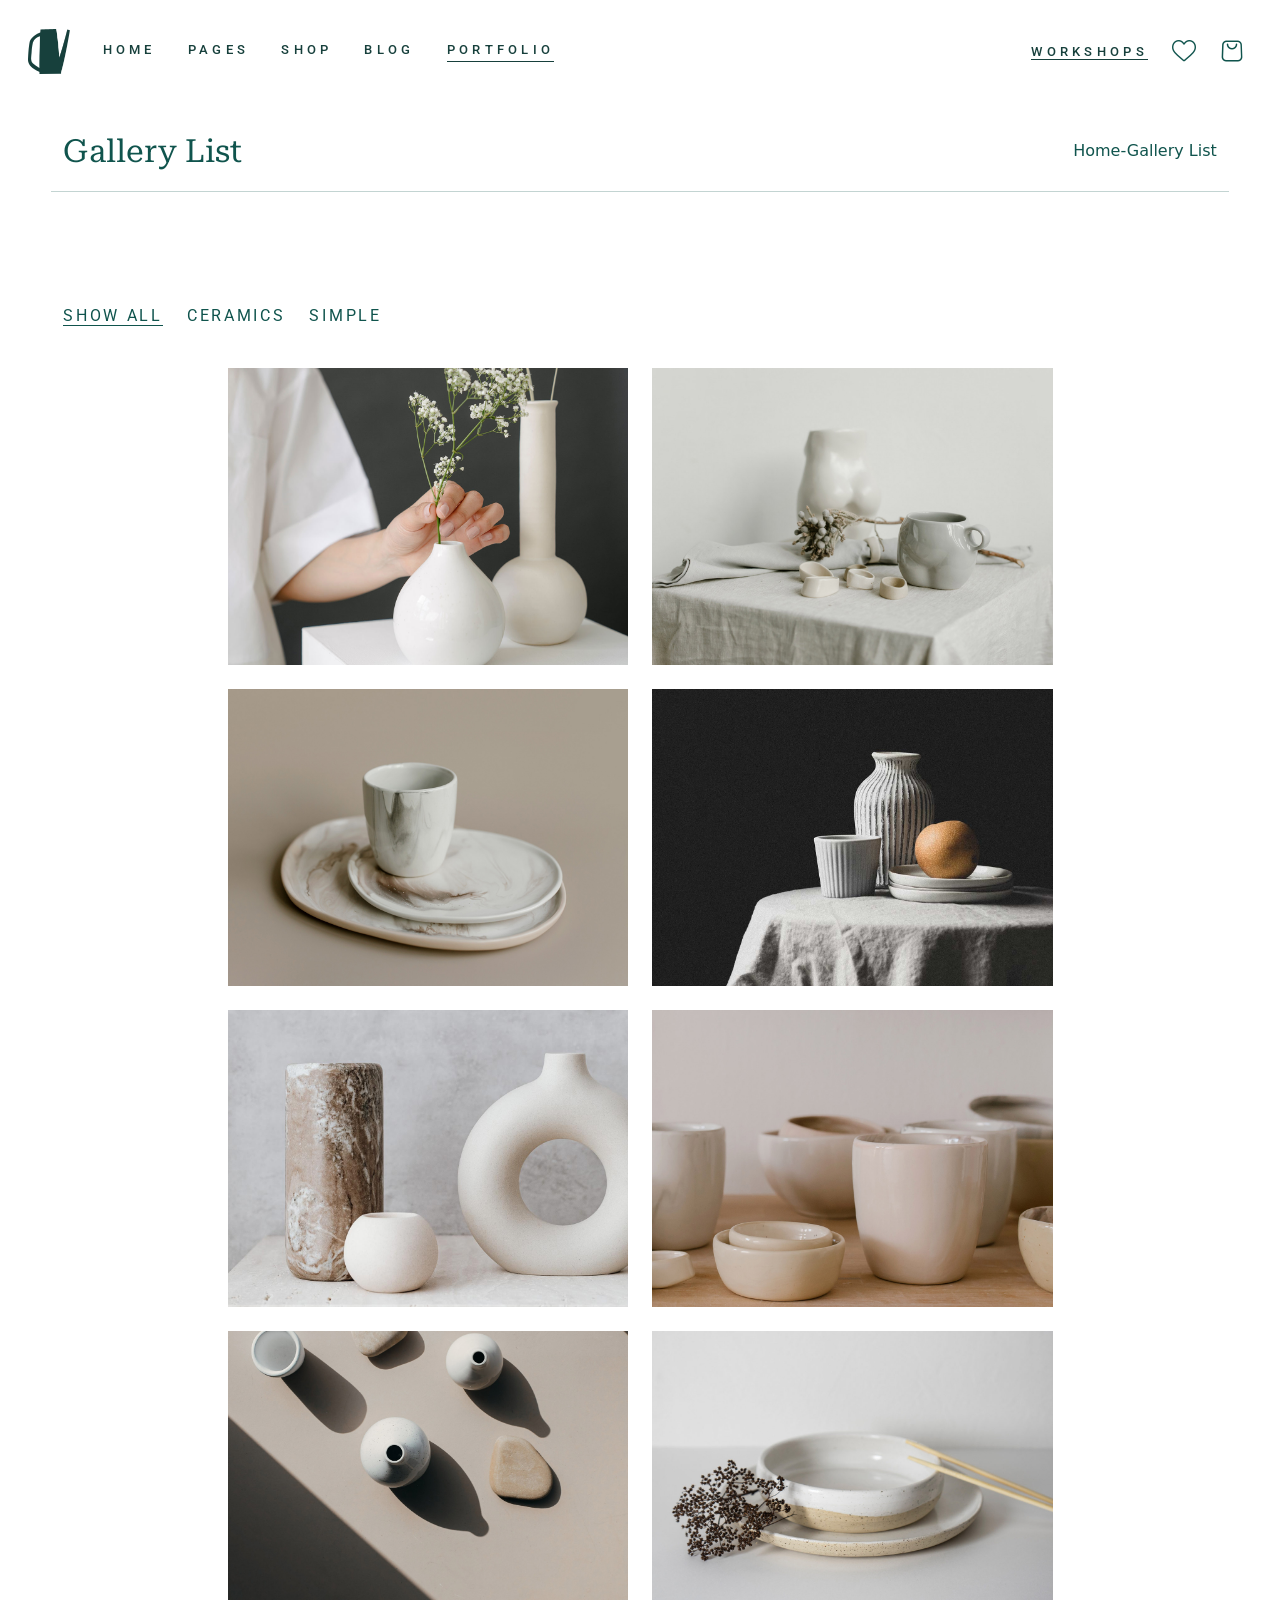
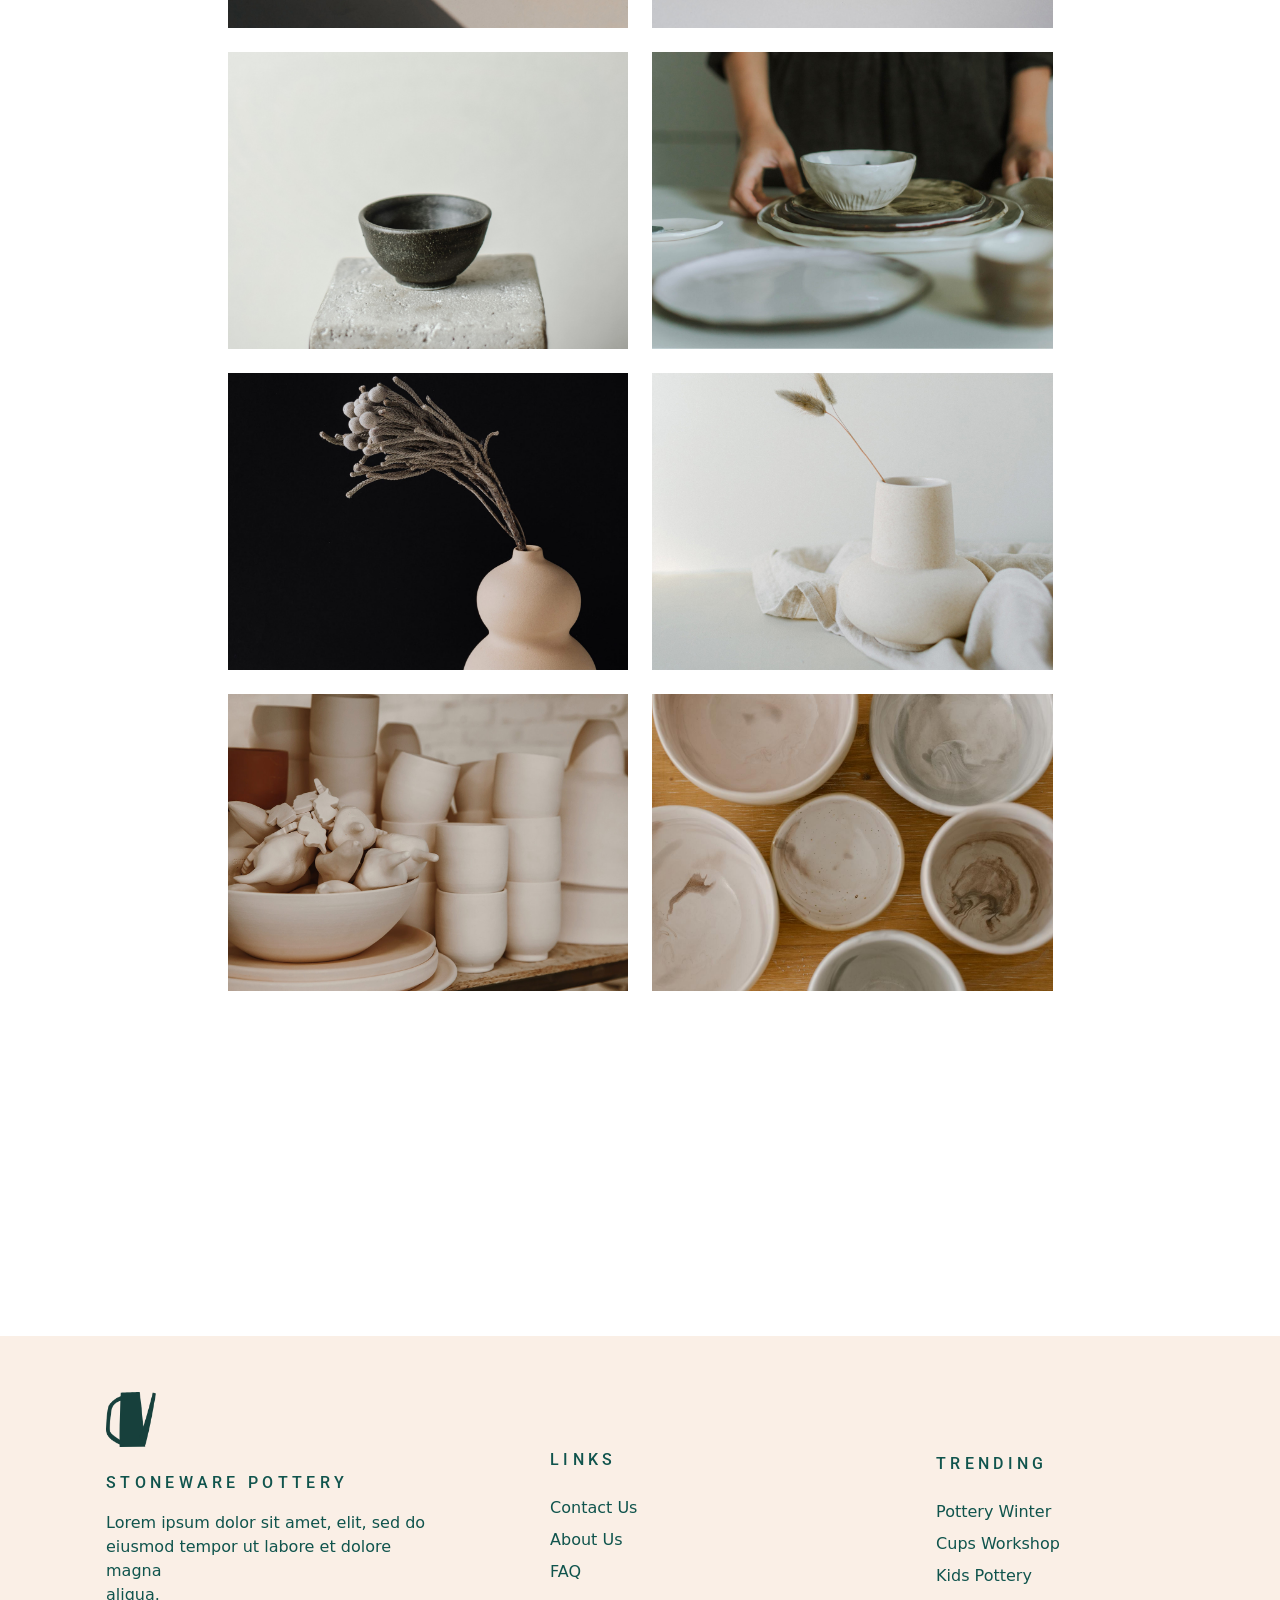
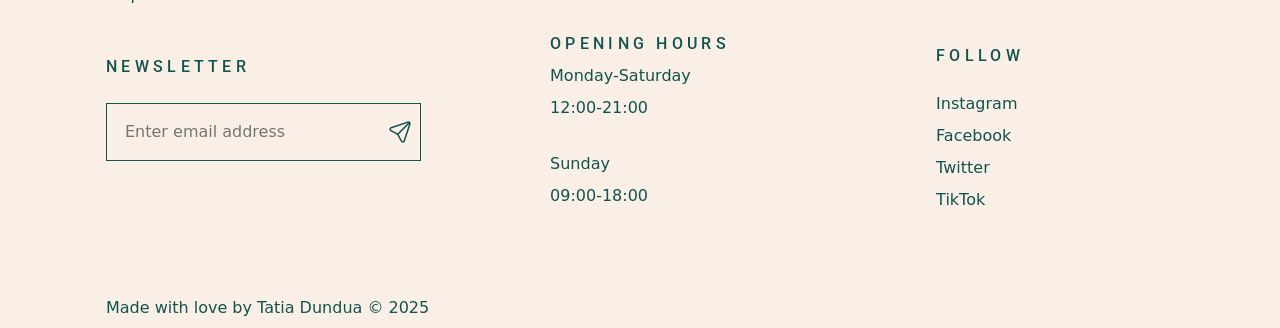
<file: pages/gallery_list.html>
<!doctype html>
<html lang="en">
  <head>
    <meta charset="utf-8">
    <meta name="viewport" content="width=device-width, initial-scale=1">
    <title>Bootstrap demo</title>
    <link href="https://cdn.jsdelivr.net/npm/bootstrap@5.3.3/dist/css/bootstrap.min.css" rel="stylesheet" integrity="sha384-QWTKZyjpPEjISv5WaRU9OFeRpok6YctnYmDr5pNlyT2bRjXh0JMhjY6hW+ALEwIH" crossorigin="anonymous">
    <link rel="stylesheet" href="../styles/navbar.css">
    <link rel="stylesheet" href="../styles/gallery_list.css">
    <link rel="stylesheet" href="https://cdnjs.cloudflare.com/ajax/libs/OwlCarousel2/2.3.4/assets/owl.carousel.min.css">
    <link rel="stylesheet" href="https://cdnjs.cloudflare.com/ajax/libs/OwlCarousel2/2.3.4/assets/owl.theme.default.min.css">
  </head>

  <body>
    <nav class="navbar navbar-expand-xl  py-lg-4 px-lg-3" id="section_1">
        <div class="container-fluid">
          <!-- ! BRAND  -->
          <a class="navbar-brand" href="../index.html">
            <img  src="../icons/logo-dark.png" alt="">
          </a>

        <!-- ! HAMBURGER -->
        <button class="navbar-toggler" type="button" data-bs-toggle="collapse" data-bs-target="#navbarSupportedContent" aria-controls="navbarSupportedContent" aria-expanded="false" aria-label="Toggle navigation">
          <span class="navbar-toggler-icon"></span>
        </button>

        <button button type="button" class="btn-close d-xl-none offcanvas_icon" aria-label="Close" style="display: none;"></button>
         
        <!-- ! NAVBAR  -->
          <div class="collapse navbar-collapse justify-content-between" id="navbarSupportedContent">
            <ul class="navbar-nav border-hover gap-3  ">
                <!--! HOME  -->
                <li class="nav-item dropdown">
                    <!--! HOME LINK  -->
                    <a class="nav-link dropdown-toggle d-flex justify-content-between hamburger_home " href="../index.html" role="button" data-bs-toggle="dropdown" aria-expanded="false">
                      <span>HOME</span>
                      <img class="d-xl-none" src="../icons/next.png" alt="">
                    </a>
                    <!--! HOME ITEMS  -->
                    <ul class="dropdown-menu lh-lg py-xl-4">
                        <li><a class="dropdown-item " href="../index.html">Pottery Workshops</a></li>
                        <li><a class="dropdown-item " href="../index.html">Ceramics Showcase</a></li>
                        <li><a class="dropdown-item " href="../index.html">Porcelain Store</a></li>
                        <li><a class="dropdown-item " href="../index.html">Landing</a></li>
                    </ul>
                </li>

                <!-- ! PAGES -->
                <li class="nav-item dropdown">
                    <!-- ! PAGES LINK -->
                    <a class="nav-link dropdown-toggle d-flex justify-content-between " href="#" role="button" data-bs-toggle="dropdown" aria-expanded="false">
                        <span>PAGES</span>
                      <img  class="d-xl-none " src="../icons/next.png" alt="">

                    </a>
                    <!-- ! PAGES ITEMS -->
                    <ul class="dropdown-menu  lh-lg py-xl-4">
                        <li><a class="dropdown-item " href="../pages/about_me.html">About Me</a></li>
                        <li><a class="dropdown-item " href="../pages/about_us.html">About Us</a></li>
                        <li><a class="dropdown-item " href="../pages/our_team.html">Our Team</a></li>
                        <li><a class="dropdown-item " href="../pages/pricing_plans.html">Pricing Plans</a></li>
                        <li><a class="dropdown-item " href="../pages/contact_us.html">Contact Us</a></li>
                        <li><a class="dropdown-item " href="../pages/faq.html">FAQ Page</a></li>
                        <li><a  class="dropdown-item " href="../pages/coming_soon.html">Coming Soon</a></li>
                    </ul>
                </li>


                <!-- ! SHOP -->
                <li  class="nav-item dropdown d-none d-xl-block   ">
                    <!-- ! SHOP LINK (LARGE SCREEN) -->
                    <a class="nav-link dropdown-toggle " href="#" role="button" data-bs-toggle="dropdown" aria-expanded="false">
                      SHOP
                    </a>
                    <!-- ! SHOP ITEMS -->
                    <div class="dropdown-menu section-dropdown d-flex lh-lg px-xl-5 py-xl-5">
                      <ul class="px-xl-5">
                           <li><a class="dropdown-item " href="">SHOP LISTS</a></li>
                           <li><a class="dropdown-item " href="../pages/shop.html">Workshop List</a></li>
                           <li><a class="dropdown-item " href="../pages/shop.html">Standard List</a></li>
                           <li><a class="dropdown-item " href="../pages/shop.html">Category List</a></li>
                       </ul>

                       <ul class="px-xl-5">
                           <li><a class="dropdown-item " href="../pages/shop.html">SHOP LAYOUTS</a></li>
                           <li><a class="dropdown-item " href="../pages/shop.html">Three Columns</a></li>
                           <li><a class="dropdown-item " href="../pages/shop.html">Four Columns</a></li>
                           <li><a class="dropdown-item " href="../pages/shop.html">Four Columns Wide</a></li>
                           <li><a class="dropdown-item " href="../pages/shop.html">Five Columns Wide</a></li>
                           <li><a class="dropdown-item " href="../pages/shop.html">Six Columns Wide</a></li>
                       </ul>

                       <ul class="px-xl-5">
                           <li><a class="dropdown-item " href="#">PRODUCT TYPES</a></li>
                           <li><a class="dropdown-item " href="../pages/product.html">Workshop Product</a></li>
                           <li><a class="dropdown-item " href="../pages/product.html">Standard Product</a></li>
                           <li><a class="dropdown-item " href="../pages/product.html">Variable Product</a></li>
                           <li><a class="dropdown-item " href="../pages/product.html">Grouped Product</a></li>
                           <li><a class="dropdown-item " href="../pages/product.html">Popular Product</a></li>
                           <li><a class="dropdown-item " href="../pages/product.html">New Product</a></li>
                           <li><a class="dropdown-item " href="../pages/product.html">Sold Product</a></li>
                           <li><a class="dropdown-item " href="../pages/product.html">Sale Product</a></li>
                       </ul>

                       
                       <ul class="px-xl-5">
                           <li><a class="dropdown-item " href="#">SHOP PAGES</a></li>
                           <li><a class="dropdown-item " href="#">My Account</a></li>
                           <li><a class="dropdown-item " href="../pages/wishlist.html">Wishlist</a></li>
                           <li><a class="dropdown-item " href="#">Track Your Order</a></li>
                           <li><a class="dropdown-item " href="../pages/cart.html">Cart</a></li>
                           <li><a class="dropdown-item " href="#">Checkout</a></li>
                       </ul>
                       <ul style="color: var(--dark-green);" class="px-xl-5">
                           <li>
                               <a class="dropdown-item " href="#">
                                   <div class="moving_img">
                                       <img src="../icons/heart_white.png" alt="">
                                       <div class="add_to_cart">Add to cart</div>
                                   </div>
                               </a>
                           </li>
                           <li class="d-flex"><a class="dropdown-item " href="#" id="img_title">TEASET WORKSHOP </a>$87</li>
                           <li >26.January</li>
                       </ul>
                   </div>

                  <!-- ! SHOP (HAMBURGER) -->
                  <li class="nav-item dropdown d-xl-none additional_dropdown">
                    <!-- ! SHOP LINK ( SHOP HAMBURGER) -->
                    <a class="nav-link dropdown-toggle d-flex justify-content-between" href="#" role="button" data-bs-toggle="dropdown" aria-expanded="false">
                      <span>SHOP</span>
                      <img  class="d-xl-none " src="../icons/next.png" alt="">
                    </a>
                    <!-- ! SHOP DROPDOWNS (SHOP HAMBURGER ) -->
                    <ul class="dropdown-menu  d-xl-none">

                        <!-- ! SHOP LISTS (SHOP HAMBURGER) -->
                        <li class="dropdown-submenu">
                          <a class="dropdown-item " href="#">Shop Lists
                              <img src="../icons/next.png" alt="">
                          </a>
                          <ul class="dropdown-menu">
                            <li><a class="dropdown-item" href="../pages/shop.html">Workshop List</a></li>
                            <li><a class="dropdown-item" href="../pages/shop.html">Standard List</a></li>
                            <li><a class="dropdown-item" href="../pages/shop.html">Category List</a></li>
                          </ul>
                        </li>

                        <!-- ! SHOP LAYOUTS (SHOP HAMBURGER) -->
                        <li class="dropdown-submenu">
                          <a class="dropdown-item " href="#">Shop Layouts
                              <img src="../icons/next.png" alt="">
                          </a>
                          <ul class="dropdown-menu">
                            <li><a class="dropdown-item" href="../pages/shop.html">Three Columns</a></li>
                            <li><a class="dropdown-item" href="../pages/shop.html">Four Columns</a></li>
                            <li><a class="dropdown-item" href="../pages/shop.html">Four Columns Wide</a></li>
                            <li><a class="dropdown-item" href="../pages/shop.html">Five Columns Wide</a></li>
                            <li><a class="dropdown-item" href="../pages/shop.html">Six Columns Wide</a></li>
                          </ul>
                        </li>

                        <!-- ! PRODUCT TYPES (SHOP HAMBURGER) -->
                        <li class="dropdown-submenu">
                            <a class="dropdown-item " href="#">Product Types
                                <img src="../icons/next.png" alt="">
                            </a>
                            <ul class="dropdown-menu">
                              <li><a class="dropdown-item" href="../pages/product.html">Workshop Product</a></li>
                              <li><a class="dropdown-item" href="../pages/product.html">Standard Product</a></li>
                              <li><a class="dropdown-item" href="../pages/product.html">Variable Product</a></li>
                              <li><a class="dropdown-item" href="../pages/product.html">Grouped Product</a></li>
                              <li><a class="dropdown-item" href="../pages/product.html">Popular Product</a></li>
                              <li><a class="dropdown-item" href="../pages/product.html">New Product</a></li>
                              <li><a class="dropdown-item" href="../pages/product.html">Sold Product</a></li>
                              <li><a class="dropdown-item" href="../pages/product.html">Sale Product</a></li>
                            </ul>
                        </li>

                        <!-- ! SHOP PAGES (SHOP HAMBURGER) -->
                        <li class="dropdown-submenu">
                            <a class="dropdown-item " href="#">Shop Pages
                                <img src="../icons/next.png" alt="">
                            </a>
                            <ul class="dropdown-menu">
                              <li><a class="dropdown-item" href="#">My Account</a></li>
                              <li><a class="dropdown-item" href="../pages/wishlist.html">Wishlist</a></li>
                              <li><a class="dropdown-item" href="#">Track Your Order</a></li>
                              <li><a class="dropdown-item" href="../pages/cart.html">Cart</a></li>
                              <li><a class="dropdown-item" href="#">Checkout</a></li>
                            </ul>
                        </li>
                    </ul>
                  </li>
  
                </li>

                <!-- ! BLOG -->
                <li class="nav-item dropdown additional_dropdown">
                    <!-- ! BLOG LINK-->
                    <a class="nav-link dropdown-toggle d-flex justify-content-between" href="#" role="button" data-bs-toggle="dropdown" aria-expanded="false">
                      <span>BLOG</span>
                      <img  class="d-xl-none " src="../icons/next.png" alt="">
                    </a>
                    <!-- ! BLOG ITEMS-->
                    <ul class="dropdown-menu lh-lg py-xl-4">
                        <li><a class="dropdown-item " href="#">Right Sidebar</a></li>
                        <li><a class="dropdown-item " href="#">Left Sidebar</a></li>
                        <li><a class="dropdown-item " href="#">No Sidebar</a></li>
                        <!-- ! ADDITIONAL DROPDOWN ITEM (BLOG ITEMS)-->
                        <li class="dropdown-submenu">
                            <a class="dropdown-item " href="#">Post Formats
                                <img src="../icons/next.png" alt="">
                            </a>
                            <ul class="dropdown-menu">
                                <li><a class="dropdown-item" href="#">Standard Post</a></li>
                                <li><a class="dropdown-item" href="#">Gallery Post</a></li>
                                <li><a class="dropdown-item" href="#">Link Post</a></li>
                                <li><a class="dropdown-item" href="#">Quote Post</a></li>
                                <li><a class="dropdown-item" href="#">Audio Post</a></li>
                                <li><a class="dropdown-item" href="#">Video Post</a></li>
                                <li><a class="dropdown-item" href="#">No Sidebar Post</a></li>

                            </ul>
                        </li>
                    </ul>
                </li>

                <!-- ! PORTFOLIO -->
                <li class="nav-item dropdown additional_dropdown">
                  <!-- ! PORTFOLIO LINK -->
                  <a class="nav-link dropdown-toggle d-flex justify-content-between always-border" href="#" role="button" data-bs-toggle="dropdown" aria-expanded="false">
                    <span>PORTFOLIO</span>
                    <img  class="d-xl-none " src="../icons/next.png" alt="">
                  </a>
                  <!-- ! PORTFOLIO ITEMS -->
                  <ul class="dropdown-menu lh-lg py-xl-4">
                      <li><a class="dropdown-item " href="../pages/gallery_list.html">Standard List</a></li>
                      <li><a style="color: var(--light-green);" class="dropdown-item " href="../pages/gallery_list.html">Gallery List</a></li>
                      <!-- ! ADDITIONAL DROPDOWN ITEM (PORTFOLIO ITEMS) -->
                      <li class="dropdown-submenu">
                          <a class="dropdown-item " href="#">List Layouts
                              <img src="../icons/next.png" alt="">
                          </a>
                          <ul class="dropdown-menu">
                              <li><a class="dropdown-item" href="../pages/gallery_list.html">Two Columns</a></li>
                              <li><a class="dropdown-item" href="../pages/gallery_list.html">Three Columns</a></li>
                              <li><a class="dropdown-item" href="../pages/gallery_list.html">Four Columns Wide</a></li>
                              <li><a class="dropdown-item" href="../pages/gallery_list.html">Five Columns Wide</a></li>
                          </ul>
                      </li>
                      <!-- ! ADDITIONAL DROPDOWN ITEM (PORTFOLIO ITEMS) -->
                      <li class="dropdown-submenu">
                          <a class="dropdown-item " href="#">Single Types
                              <img src="../icons/next.png" alt="">
                          </a>
                          <ul class="dropdown-menu">
                              <li><a class="dropdown-item" href="../pages/gallery_list.html">Small Images</a></li>
                              <li><a class="dropdown-item" href="../pages/gallery_list.html">Small Slider</a></li>
                              <li><a class="dropdown-item" href="../pages/gallery_list.html">Big Images</a></li>
                              <li><a class="dropdown-item" href="../pages/gallery_list.html">Big Slider</a></li>
                              <li><a class="dropdown-item" href="../pages/gallery_list.html">Gallery</a></li>
                          </ul>
                      </li>
                  </ul>
              </li>
            </ul>

            <!-- ! SECOND PART OF NAVBAR  -->
            <ul class="navbar-nav gap-2 ">
                <!-- ! WORKSHOPS -->
                <li class="nav-item d-none d-xl-block ">
                    <!-- ! WORKSHOPS LINK -->
                    <a class="nav-link active always-border" aria-current="page" href="../pages/workshops.html">
                        <span class="workshops_navbar">WORKSHOPS</span>
                    </a>
                </li>

                <!-- ! HEART ICON -->
                <li class="nav-item d-none d-xl-block" >
                    <!-- ! HEART LINK-->
                    <a class="nav-link  active" aria-current="page" href="../pages/wishlist.html">
                      <img src="../icons/heart.png" alt="">
                    </a>
                </li>
    
                <!-- ! CART ICON -->
                <li  class="nav-item  hamburger_cart  ">
                    <!-- ! CART LINK-->
                    <a class="nav-link  active" aria-current="page" href="../pages/cart.html">
                      <img src="../icons/shopping-bag.png" alt="">
                      <span class="d-xl-none">CART</span>
                    </a>
                </li>

            </ul>

          </div>
        </div>
    </nav>

    <div class="toast-container position-fixed ">
      <div id="liveToast" class="toast" role="alert" aria-live="assertive" aria-atomic="true">

        <div class="toast-body m-0 p-0 ">
          <div class="container-fluid ">
            <div class="row">
              <button type="button" class="btn-close position-fixed end-0 p-2  me-3 bg-transparent " data-bs-dismiss="toast" aria-label="Close"></button>
              <div class="col-lg-7 col-12 p-4">
                <img src="../img/popup-img-2.jpg" alt="" class="d-block d-lg-none " height="50%" width="100%">
                <p class="toast_title">Want to get our Newsletter?</p>
                <p class="w-75 mb -lg-5 mb-4">Sign up to our Newsletter & get more information about us</p>
                <input type="email" class="p-3 w-100 mb-2 border-none" placeholder="Enter your Email">
                <button type="button" class="p-3 mb-2 w-100"><span>Subscribe</span></button>
                <div class="d-flex align-items-center gap-2">
                  <input type="radio">
                  <p class=" my-auto">Prevent this Pop-up</p>
                </div>
              </div>
              <div class="col-lg-5 col-12 img_pop_column "></div>
            </div>
          </div>
        </div>
      </div>
    </div>

    <section class="portfolio_show_All">
        <div class="container-fluid ">
            <div class="row ">
                <div class="col d-flex justify-content-between align-items-center mt-4">
                    <p class="fs-2 gallery">Gallery List</p>
                    <p><a class="text-decoration-none" href="../index.html">Home</a>-Gallery List</p>
                </div>
                <hr class="py-5">
            </div>

            <div class="row">
                <div class="col">
                    <div class="d-flex gap-4  options">
                        <span id="always-border">SHOW ALL</span>
                        <p>CERAMICS</p>
                        <p>SIMPLE</p>
                    </div>
                </div>
            </div>


              <div class="d-flex flex-wrap justify-content-center gap-4 my-4">
                  <div class="cursor-pointer" onclick="window.location.href='../pages/product.html';">
                    <div class="moving_img  gallery_1 ">
                      <div class="d-flex flex-column moving_img_text">
                        <a class="text-decoration-none " href="#" id="img_title">BLACK & WHITE</a>
                        <p>Ceramics, Simple</p>
                      </div>
                    </div>
                  </div>
    
                  <div class="cursor-pointer" onclick="window.location.href='../pages/product.html';">
                    <div class="moving_img gallery_2 ">
                      <div class="d-flex flex-column moving_img_text">
                        <a class="text-decoration-none " href="#" id="img_title">CUP WORKSHOP </a>
                        <p>Ceramics, Simple</p>
                      </div>
                    </div>
                  </div>
    
                  <div class="cursor-pointer" onclick="window.location.href='../pages/product.html';">
                    <div class="moving_img gallery_3">
                      <div class="d-flex flex-column moving_img_text">
                        <a class="text-decoration-none " href="#" id="img_title">POTTERY WHEEL</a>
                        <p>Ceramics, Simple</p>
                      </div>
                    </div>
                  </div>

                  <div class="cursor-pointer" onclick="window.location.href='../pages/product.html';">
                    <div class="moving_img gallery_4">
                      <div class="d-flex flex-column moving_img_text">
                        <a class="text-decoration-none " href="#" id="img_title">THEMED POTTERY </a>
                        <p>Ceramics, Simple</p>
                      </div>
                    </div>
                  </div>
  
                  <div class="cursor-pointer" onclick="window.location.href='../pages/product.html';">
                    <div class="moving_img  gallery_5 ">
                      <div class="d-flex flex-column moving_img_text">
                        <a class="text-decoration-none " href="#" id="img_title">CLAY VASE </a>
                        <p>Ceramics, Simple</p>
                      </div>
                    </div>
                  </div>
    
                  <div class="cursor-pointer" onclick="window.location.href='../pages/product.html';">
                    <div class="moving_img gallery_6 ">
                      <div class="d-flex flex-column moving_img_text">
                        <a class="text-decoration-none " href="#" id="img_title">TERRACOTA POTS</a>
                        <p>Ceramics, Simple</p>
                      </div>
                    </div>
                  </div>
    
                  <div class="cursor-pointer" onclick="window.location.href='../pages/product.html';">
                    <div class="moving_img gallery_7">
                      <div class="d-flex flex-column moving_img_text">
                        <a class="text-decoration-none " href="#" id="img_title">WHITE MAGIC</a>
                        <p>Ceramics, Simple</p>
                      </div>
                    </div>
                  </div>

                  <div class="cursor-pointer" onclick="window.location.href='../pages/product.html';">
                    <div class="moving_img gallery_8">
                      <div class="d-flex flex-column moving_img_text">
                        <a class="text-decoration-none " href="#" id="img_title">DECORATIVE BOWL</a>
                        <p>Ceramics, Simple</p>
                      </div>
                    </div>
                  </div>
   
                  <div class="cursor-pointer" onclick="window.location.href='../pages/product.html';">
                    <div class="moving_img  gallery_9 ">
                      <div class="d-flex flex-column moving_img_text">
                        <a class="text-decoration-none " href="#" id="img_title">BLACK GLAZED </a>
                        <p>Ceramics, Simple</p>
                      </div>
                    </div>
                  </div>
    
                  <div class="cursor-pointer" onclick="window.location.href='../pages/product.html';">
                    <div class="moving_img gallery_10 ">
                      <div class="d-flex flex-column moving_img_text">
                        <a class="text-decoration-none " href="#" id="img_title">DINNER SET </a>
                        <p>Ceramics, Simple</p>
                      </div>
                    </div>
                  </div>
    
                  <div class="cursor-pointer" onclick="window.location.href='../pages/product.html';">
                    <div class="moving_img gallery_11">
                      <div class="d-flex flex-column moving_img_text">
                        <a class="text-decoration-none " href="#" id="img_title">GLAZED VASE </a>
                        <p>Ceramics, Simple</p>
                      </div>
                    </div>
                  </div>
   
                  <div class="cursor-pointer" onclick="window.location.href='../pages/product.html';">
                    <div class="moving_img gallery_12">
                      <div class="d-flex flex-column moving_img_text">
                        <a class="text-decoration-none " href="#" id="img_title">ICELAND POTTERY </a>
                        <p>Ceramics, Simple</p>
                      </div>
                    </div>
                  </div>
  
                  <div class="cursor-pointer" onclick="window.location.href='../pages/product.html';">
                    <div class="moving_img  gallery_13 ">
                      <div class="d-flex flex-column moving_img_text">
                        <a class="text-decoration-none " href="#" id="img_title">CERAMIC CUP </a>
                        <p>Ceramics, Simple</p>
                      </div>
                    </div>
                  </div>
    
                  <div class="cursor-pointer" onclick="window.location.href='../pages/product.html';">
                    <div class="moving_img gallery_14 ">
                      <div class="d-flex flex-column moving_img_text">
                        <a class="text-decoration-none " href="#" id="img_title">SIMPLE SET </a>
                        <p>Ceramics, Simple</p>
                      </div>
                    </div>
                  </div>

                  <span class="placeholder  d-xl-block  d-none  bg-transparent"></span>
                  <span class="placeholder  d-xxl-block  d-none bg-transparent"></span>
            </div>
        </div>
    </section>

    <footer>
        <div class="container">
          <div class="row py-2 px-4 d-flex justify-content-between">
            <div class="col-lg-4 col-12 d-flex flex-column  ">
              <a class="text-decoration-none mb-4 mt-5" href="#">
                <img  src="../icons/logo-dark.png" alt="" width="50vh">
              </a>
  
              <a class="text-decoration-none mb-3" href="#" id="img_title">STONEWARE POTTERY </a>
              <p class="mb-5">Lorem ipsum dolor sit amet, elit, sed do <br> eiusmod tempor ut labore et dolore magna <br> aliqua. </p>
              <a class="text-decoration-none mb-4 " href="#" id="img_title">NEWSLETTER </a>
  
              <div class="d-flex align-items-center justify-content-between   email-box ">
                <div>
                  <input class=" mx-3 py-3" type="email" placeholder="Enter email address" aria-label="Email Address">
                </div>
                <img class="me-2" src="../icons/send.png" alt="">
              </div>
  
              <p class="mb-5 mb-lg-0">Made with love by <span class="position-relative footer_a_hover">Tatia Dundua </span> © 2025</p>
            </div>
  
  
            <div class="col-lg-4 col-md-6 col-12   d-flex flex-column justify-content-center align-items-lg-center mb-5 mb-lg-0 ">
              <div class="d-flex flex-column gap-5" >
                <div class="d-flex flex-column footer_border_hover lh-lg">
                  <a class="text-decoration-none mb-3 " href="#" id="img_title">LINKS </a>
                  <a class="text-decoration-none  position-relative" href="../pages/contact_us.html">Contact Us</a>
                  <a class="text-decoration-none  position-relative" href="../pages/about_us.html">About Us</a>
                  <a class="text-decoration-none  position-relative" href="../pages/faq.html">FAQ </a>
                </div>
    
                <div class="d-flex flex-column lh-1 ">
                  <a class="text-decoration-none mb-3" href="#" id="img_title">OPENING HOURS </a>
                  <p>Monday-Saturday</p>
                  <p>12:00-21:00</p> 
                  <p class="mt-4">Sunday</p>
                  <p>09:00-18:00</p>
                </div>
              </div>
  
            </div>
  
            <div class="col-lg-4 col-md-6 col-12   d-flex flex-column justify-content-center  align-items-lg-center">
              <div class="d-flex flex-column gap-5 trending_follow"  >
                <div class="d-flex flex-column footer_border_hover  lh-lg">
                  <a class="text-decoration-none mb-3" href="#" id="img_title">TRENDING </a>
                  <a class="text-decoration-none position-relative" href="">Pottery Winter</a>
                  <a class="text-decoration-none position-relative" href="">Cups Workshop</a>
                  <a class="text-decoration-none position-relative" href="">Kids Pottery</a>
                </div>
    
                <div class="d-flex flex-column footer_border_hover lh-lg me-5 ">
                  <a class="text-decoration-none mb-3" href="#" id="img_title"> FOLLOW </a>
                  <a class="text-decoration-none position-relative" href="https://www.instagram.com/">Instagram</a>
                  <a class="text-decoration-none position-relative" href="https://www.facebook.com/">Facebook</a>
                  <a class="text-decoration-none position-relative" href="https://x.com/?lang=en">Twitter</a>
                  <a class="text-decoration-none position-relative" href="https://www.tiktok.com/en/">TikTok</a>
                </div>
              </div>
              
            </div>
  
          </div>
        </div>
    </footer> 

    <button class="top-button" id="topButton">Top</button>

    <script src="https://cdnjs.cloudflare.com/ajax/libs/jquery/3.7.1/jquery.min.js"></script>
    <script src="https://cdn.jsdelivr.net/npm/bootstrap@5.3.3/dist/js/bootstrap.bundle.min.js" integrity="sha384-YvpcrYf0tY3lHB60NNkmXc5s9fDVZLESaAA55NDzOxhy9GkcIdslK1eN7N6jIeHz" crossorigin="anonymous"></script>

    <script>
      document.addEventListener("DOMContentLoaded", function () {
          const topButton = document.getElementById("topButton");
    
          window.addEventListener("scroll", function () {
              // Show or hide the top button based on scroll position
              if (window.scrollY > 0) {
                  topButton.style.display = "block";
              } else {
                  topButton.style.display = "none";
              }
          });
    
          // Scroll to the top on button click
          topButton.addEventListener("click", function () {
              window.scrollTo({
                  top: 0,
                  behavior: "smooth",
              });
          });
      });
    </script>
  
    <script>
      document.addEventListener('DOMContentLoaded', () => {
      const navbarContent = document.querySelector('#navbarSupportedContent');
      const offcanvasIcon = document.querySelector('.offcanvas_icon');
      const navbarToggler = document.querySelector('.navbar-toggler');

      // Show offcanvas icon when the menu is shown
      navbarContent.addEventListener('shown.bs.collapse', () => {
          offcanvasIcon.style.display = 'block';
      });

      // Hide offcanvas icon when the menu is hidden
      navbarContent.addEventListener('hidden.bs.collapse', () => {
          offcanvasIcon.style.display = 'none';
      });

      // Close the menu when the offcanvas icon is clicked
      offcanvasIcon.addEventListener('click', () => {
          navbarToggler.click(); // Simulate clicking the hamburger button
      });
      });

    </script>

  </body>
</html>
</file>
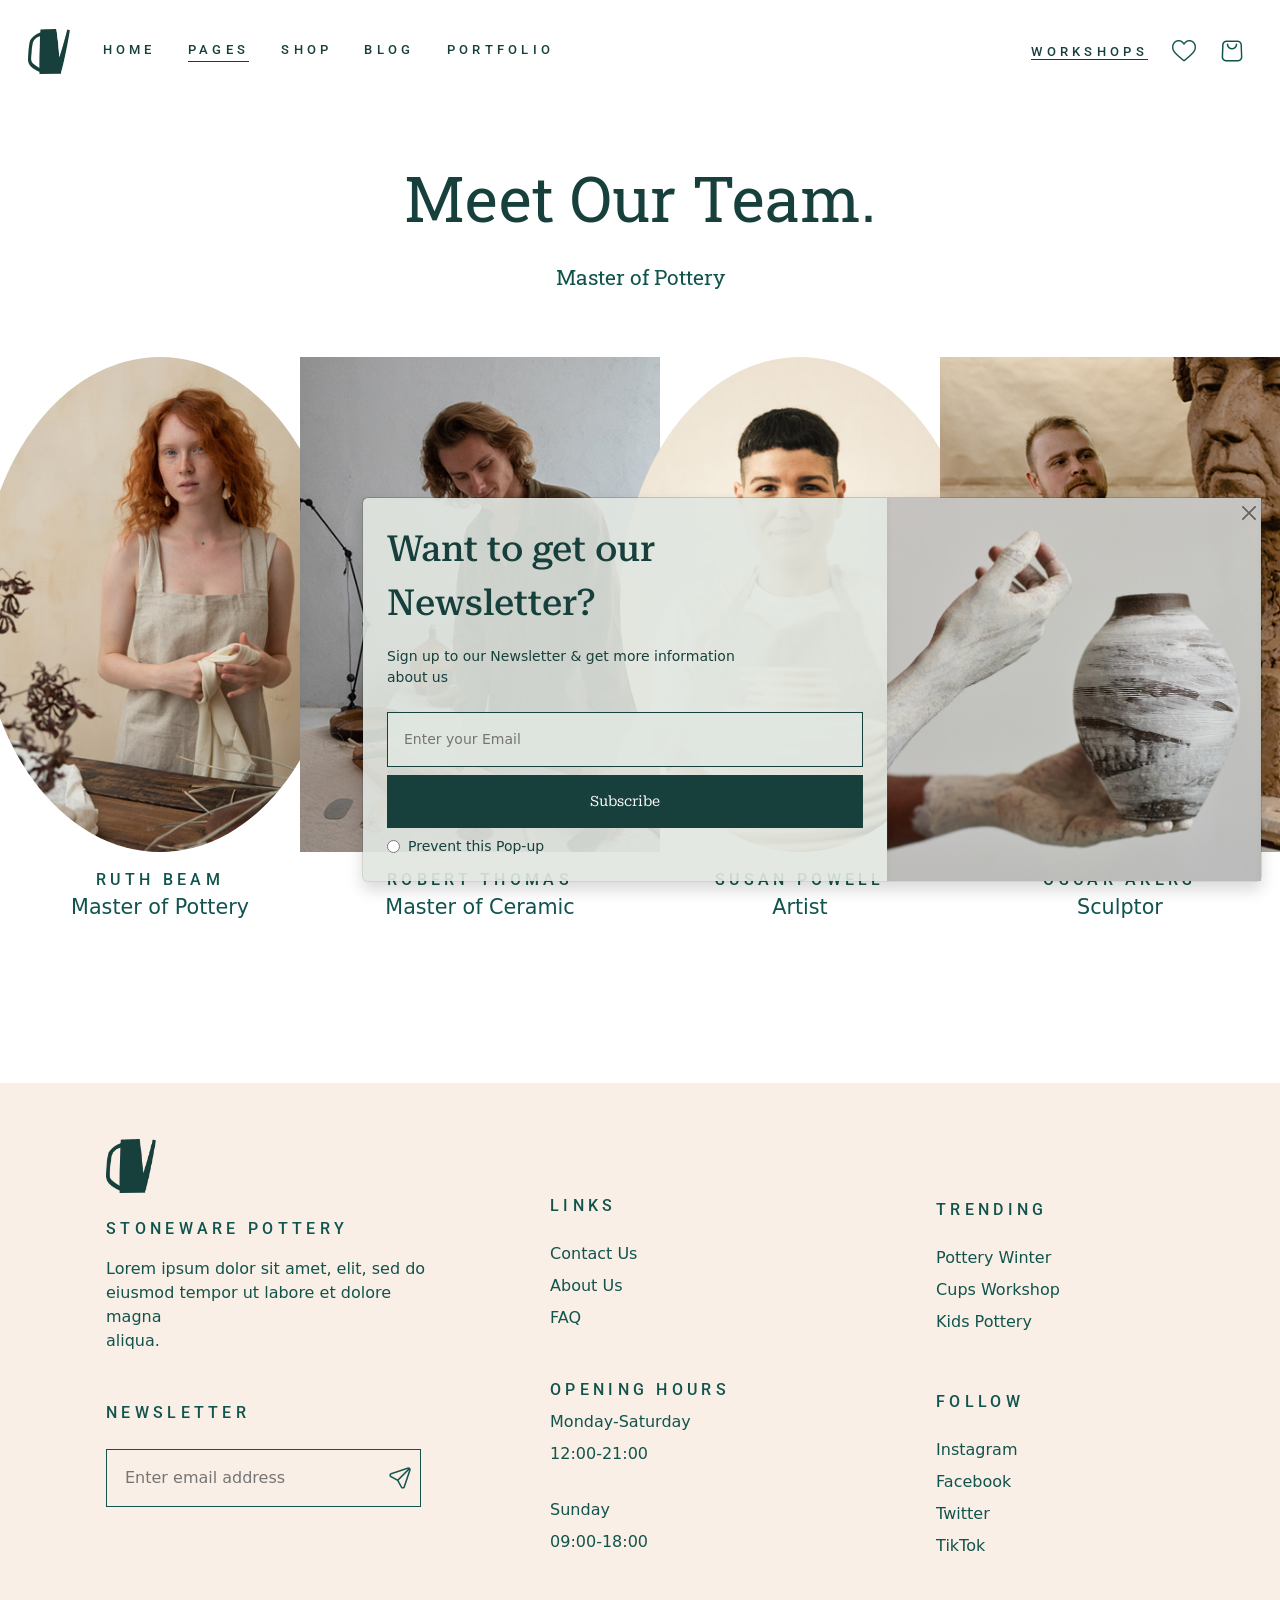
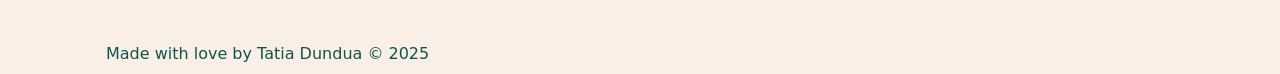
<file: pages/our_team.html>
<!doctype html>
<html lang="en">
  <head>
    <meta charset="utf-8">
    <meta name="viewport" content="width=device-width, initial-scale=1">
    <title>Bootstrap demo</title>
    <link href="https://cdn.jsdelivr.net/npm/bootstrap@5.3.3/dist/css/bootstrap.min.css" rel="stylesheet" integrity="sha384-QWTKZyjpPEjISv5WaRU9OFeRpok6YctnYmDr5pNlyT2bRjXh0JMhjY6hW+ALEwIH" crossorigin="anonymous">
    <link rel="stylesheet" href="../styles/navbar.css">
    <link rel="stylesheet" href="../styles/our_team.css">
    <link rel="stylesheet" href="https://cdnjs.cloudflare.com/ajax/libs/OwlCarousel2/2.3.4/assets/owl.carousel.min.css">
    <link rel="stylesheet" href="https://cdnjs.cloudflare.com/ajax/libs/OwlCarousel2/2.3.4/assets/owl.theme.default.min.css">
  </head>

  <body>
    <nav class="navbar navbar-expand-xl  py-lg-4 px-lg-3" id="section_1">
        <div class="container-fluid">
          <!-- ! BRAND  -->
          <a class="navbar-brand" href="../index.html">
            <img  src="../icons/logo-dark.png" alt="">
          </a>

        <!-- ! HAMBURGER -->
        <button class="navbar-toggler" type="button" data-bs-toggle="collapse" data-bs-target="#navbarSupportedContent" aria-controls="navbarSupportedContent" aria-expanded="false" aria-label="Toggle navigation">
          <span class="navbar-toggler-icon"></span>
        </button>

        <button button type="button" class="btn-close d-xl-none offcanvas_icon" aria-label="Close" style="display: none;"></button>
         
        <!-- ! NAVBAR  -->
          <div class="collapse navbar-collapse justify-content-between" id="navbarSupportedContent">
            <ul class="navbar-nav border-hover gap-3  ">
                <!--! HOME  -->
                <li class="nav-item dropdown">
                    <!--! HOME LINK  -->
                    <a class="nav-link dropdown-toggle d-flex justify-content-between hamburger_home " href="../index.html" role="button" data-bs-toggle="dropdown" aria-expanded="false">
                      <span>HOME</span>
                      <img class="d-xl-none" src="../icons/next.png" alt="">
                    </a>
                    <!--! HOME ITEMS  -->
                    <ul class="dropdown-menu lh-lg py-xl-4">
                        <li><a class="dropdown-item " href="../index.html">Pottery Workshops</a></li>
                        <li><a class="dropdown-item " href="../index.html">Ceramics Showcase</a></li>
                        <li><a class="dropdown-item " href="../index.html">Porcelain Store</a></li>
                        <li><a class="dropdown-item " href="../index.html">Landing</a></li>
                    </ul>
                </li>

                <!-- ! PAGES -->
                <li class="nav-item dropdown">
                    <!-- ! PAGES LINK -->
                    <a class="nav-link dropdown-toggle d-flex justify-content-between always-border" href="#" role="button" data-bs-toggle="dropdown" aria-expanded="false">
                        <span>PAGES</span>
                      <img  class="d-xl-none " src="../icons/next.png" alt="">

                    </a>
                    <!-- ! PAGES ITEMS -->
                    <ul class="dropdown-menu  lh-lg py-xl-4">
                        <li><a class="dropdown-item " href="../pages/about_me.html">About Me</a></li>
                        <li><a  class="dropdown-item " href="../pages/about_us.html">About Us</a></li>
                        <li><a style="color:var(--light-green);" class="dropdown-item " href="../pages/our_team.html">Our Team</a></li>
                        <li><a class="dropdown-item " href="../pages/pricing_plans.html">Pricing Plans</a></li>
                        <li><a class="dropdown-item " href="../pages/contact_us.html">Contact Us</a></li>
                        <li><a class="dropdown-item " href="../pages/faq.html">FAQ Page</a></li>
                        <li><a class="dropdown-item " href="../pages/coming_soon.html">Coming Soon</a></li>
                    </ul>
                </li>


                <!-- ! SHOP -->
                <li  class="nav-item dropdown d-none d-xl-block   ">
                  <!-- ! SHOP LINK (LARGE SCREEN) -->
                  <a class="nav-link dropdown-toggle " href="#" role="button" data-bs-toggle="dropdown" aria-expanded="false">
                    SHOP
                  </a>
                  <!-- ! SHOP ITEMS -->
                  <div class="dropdown-menu section-dropdown d-flex lh-lg px-xl-5 py-xl-5">
                     <ul class="px-xl-5">
                          <li><a class="dropdown-item " href="">SHOP LISTS</a></li>
                          <li><a class="dropdown-item " href="../pages/shop.html">Workshop List</a></li>
                          <li><a class="dropdown-item " href="../pages/shop.html">Standard List</a></li>
                          <li><a class="dropdown-item " href="../pages/shop.html">Category List</a></li>
                      </ul>

                      <ul class="px-xl-5">
                          <li><a class="dropdown-item " href="../pages/shop.html">SHOP LAYOUTS</a></li>
                          <li><a class="dropdown-item " href="../pages/shop.html">Three Columns</a></li>
                          <li><a class="dropdown-item " href="../pages/shop.html">Four Columns</a></li>
                          <li><a class="dropdown-item " href="../pages/shop.html">Four Columns Wide</a></li>
                          <li><a class="dropdown-item " href="../pages/shop.html">Five Columns Wide</a></li>
                          <li><a class="dropdown-item " href="../pages/shop.html">Six Columns Wide</a></li>
                      </ul>

                      <ul class="px-xl-5">
                          <li><a class="dropdown-item " href="#">PRODUCT TYPES</a></li>
                          <li><a class="dropdown-item " href="../pages/product.html">Workshop Product</a></li>
                          <li><a class="dropdown-item " href="../pages/product.html">Standard Product</a></li>
                          <li><a class="dropdown-item " href="../pages/product.html">Variable Product</a></li>
                          <li><a class="dropdown-item " href="../pages/product.html">Grouped Product</a></li>
                          <li><a class="dropdown-item " href="../pages/product.html">Popular Product</a></li>
                          <li><a class="dropdown-item " href="../pages/product.html">New Product</a></li>
                          <li><a class="dropdown-item " href="../pages/product.html">Sold Product</a></li>
                          <li><a class="dropdown-item " href="../pages/product.html">Sale Product</a></li>
                      </ul>

                      
                      <ul class="px-xl-5">
                          <li><a class="dropdown-item " href="#">SHOP PAGES</a></li>
                          <li><a class="dropdown-item " href="#">My Account</a></li>
                          <li><a class="dropdown-item " href="../pages/wishlist.html">Wishlist</a></li>
                          <li><a class="dropdown-item " href="#">Track Your Order</a></li>
                          <li><a class="dropdown-item " href="../pages/cart.html">Cart</a></li>
                          <li><a class="dropdown-item " href="#">Checkout</a></li>
                      </ul>
                      <ul style="color: var(--dark-green);" class="px-xl-5">
                          <li>
                              <a class="dropdown-item " href="#">
                                  <div class="moving_img">
                                      <img src="../icons/heart_white.png" alt="">
                                      <div class="add_to_cart">Add to cart</div>
                                  </div>
                              </a>
                          </li>
                          <li class="d-flex"><a class="dropdown-item " href="#" id="img_title">TEASET WORKSHOP </a>$87</li>
                          <li >26.January</li>
                      </ul>
                  </div>

                <!-- ! SHOP (HAMBURGER) -->
                <li class="nav-item dropdown d-xl-none additional_dropdown">
                  <!-- ! SHOP LINK ( SHOP HAMBURGER) -->
                  <a class="nav-link dropdown-toggle d-flex justify-content-between" href="#" role="button" data-bs-toggle="dropdown" aria-expanded="false">
                    <span>SHOP</span>
                    <img  class="d-xl-none " src="../icons/next.png" alt="">
                  </a>
                  <!-- ! SHOP DROPDOWNS (SHOP HAMBURGER ) -->
                  <ul class="dropdown-menu  d-xl-none">

                      <!-- ! SHOP LISTS (SHOP HAMBURGER) -->
                      <li class="dropdown-submenu">
                        <a class="dropdown-item " href="#">Shop Lists
                            <img src="../icons/next.png" alt="">
                        </a>
                        <ul class="dropdown-menu">
                          <li><a class="dropdown-item" href="../pages/shop.html">Workshop List</a></li>
                          <li><a class="dropdown-item" href="../pages/shop.html">Standard List</a></li>
                          <li><a class="dropdown-item" href="../pages/shop.html">Category List</a></li>
                        </ul>
                      </li>

                      <!-- ! SHOP LAYOUTS (SHOP HAMBURGER) -->
                      <li class="dropdown-submenu">
                        <a class="dropdown-item " href="#">Shop Layouts
                            <img src="../icons/next.png" alt="">
                        </a>
                        <ul class="dropdown-menu">
                          <li><a class="dropdown-item" href="../pages/shop.html">Three Columns</a></li>
                          <li><a class="dropdown-item" href="../pages/shop.html">Four Columns</a></li>
                          <li><a class="dropdown-item" href="../pages/shop.html">Four Columns Wide</a></li>
                          <li><a class="dropdown-item" href="../pages/shop.html">Five Columns Wide</a></li>
                          <li><a class="dropdown-item" href="../pages/shop.html">Six Columns Wide</a></li>
                        </ul>
                      </li>

                      <!-- ! PRODUCT TYPES (SHOP HAMBURGER) -->
                      <li class="dropdown-submenu">
                          <a class="dropdown-item " href="#">Product Types
                              <img src="../icons/next.png" alt="">
                          </a>
                          <ul class="dropdown-menu">
                            <li><a class="dropdown-item" href="../pages/product.html">Workshop Product</a></li>
                            <li><a class="dropdown-item" href="../pages/product.html">Standard Product</a></li>
                            <li><a class="dropdown-item" href="../pages/product.html">Variable Product</a></li>
                            <li><a class="dropdown-item" href="../pages/product.html">Grouped Product</a></li>
                            <li><a class="dropdown-item" href="../pages/product.html">Popular Product</a></li>
                            <li><a class="dropdown-item" href="../pages/product.html">New Product</a></li>
                            <li><a class="dropdown-item" href="../pages/product.html">Sold Product</a></li>
                            <li><a class="dropdown-item" href="../pages/product.html">Sale Product</a></li>
                          </ul>
                      </li>

                      <!-- ! SHOP PAGES (SHOP HAMBURGER) -->
                      <li class="dropdown-submenu">
                          <a class="dropdown-item " href="#">Shop Pages
                              <img src="../icons/next.png" alt="">
                          </a>
                          <ul class="dropdown-menu">
                            <li><a class="dropdown-item" href="#">My Account</a></li>
                            <li><a class="dropdown-item" href="../pages/wishlist.html">Wishlist</a></li>
                            <li><a class="dropdown-item" href="#">Track Your Order</a></li>
                            <li><a class="dropdown-item" href="../pages/cart.html">Cart</a></li>
                            <li><a class="dropdown-item" href="#">Checkout</a></li>
                          </ul>
                      </li>
                  </ul>
                </li>

              </li>

                <!-- ! BLOG -->
                <li class="nav-item dropdown additional_dropdown">
                    <!-- ! BLOG LINK-->
                    <a class="nav-link dropdown-toggle d-flex justify-content-between" href="#" role="button" data-bs-toggle="dropdown" aria-expanded="false">
                      <span>BLOG</span>
                      <img  class="d-xl-none " src="../icons/next.png" alt="">
                    </a>
                    <!-- ! BLOG ITEMS-->
                    <ul class="dropdown-menu lh-lg py-xl-4">
                        <li><a class="dropdown-item " href="#">Right Sidebar</a></li>
                        <li><a class="dropdown-item " href="#">Left Sidebar</a></li>
                        <li><a class="dropdown-item " href="#">No Sidebar</a></li>
                        <!-- ! ADDITIONAL DROPDOWN ITEM (BLOG ITEMS)-->
                        <li class="dropdown-submenu">
                            <a class="dropdown-item " href="#">Post Formats
                                <img src="../icons/next.png" alt="">
                            </a>
                            <ul class="dropdown-menu">
                                <li><a class="dropdown-item" href="#">Standard Post</a></li>
                                <li><a class="dropdown-item" href="#">Gallery Post</a></li>
                                <li><a class="dropdown-item" href="#">Link Post</a></li>
                                <li><a class="dropdown-item" href="#">Quote Post</a></li>
                                <li><a class="dropdown-item" href="#">Audio Post</a></li>
                                <li><a class="dropdown-item" href="#">Video Post</a></li>
                                <li><a class="dropdown-item" href="#">No Sidebar Post</a></li>

                            </ul>
                        </li>
                    </ul>
                </li>

                <!-- ! PORTFOLIO -->
                <li class="nav-item dropdown additional_dropdown">
                  <!-- ! PORTFOLIO LINK -->
                  <a class="nav-link dropdown-toggle d-flex justify-content-between" href="#" role="button" data-bs-toggle="dropdown" aria-expanded="false">
                    <span>PORTFOLIO</span>
                    <img  class="d-xl-none " src="../icons/next.png" alt="">
                  </a>
                  <!-- ! PORTFOLIO ITEMS -->
                  <ul class="dropdown-menu lh-lg py-xl-4">
                      <li><a class="dropdown-item " href="../pages/gallery_list.html">Standard List</a></li>
                      <li><a class="dropdown-item " href="../pages/gallery_list.html">Gallery List</a></li>
                      <!-- ! ADDITIONAL DROPDOWN ITEM (PORTFOLIO ITEMS) -->
                      <li class="dropdown-submenu">
                          <a class="dropdown-item " href="#">List Layouts
                              <img src="../icons/next.png" alt="">
                          </a>
                          <ul class="dropdown-menu">
                              <li><a class="dropdown-item" href="../pages/gallery_list.html">Two Columns</a></li>
                              <li><a class="dropdown-item" href="../pages/gallery_list.html">Three Columns</a></li>
                              <li><a class="dropdown-item" href="../pages/gallery_list.html">Four Columns Wide</a></li>
                              <li><a class="dropdown-item" href="../pages/gallery_list.html">Five Columns Wide</a></li>
                          </ul>
                      </li>
                      <!-- ! ADDITIONAL DROPDOWN ITEM (PORTFOLIO ITEMS) -->
                      <li class="dropdown-submenu">
                          <a class="dropdown-item " href="#">Single Types
                              <img src="../icons/next.png" alt="">
                          </a>
                          <ul class="dropdown-menu">
                              <li><a class="dropdown-item" href="../pages/gallery_list.html">Small Images</a></li>
                              <li><a class="dropdown-item" href="../pages/gallery_list.html">Small Slider</a></li>
                              <li><a class="dropdown-item" href="../pages/gallery_list.html">Big Images</a></li>
                              <li><a class="dropdown-item" href="../pages/gallery_list.html">Big Slider</a></li>
                              <li><a class="dropdown-item" href="../pages/gallery_list.html">Gallery</a></li>
                          </ul>
                      </li>
                  </ul>
              </li>
            </ul>

            <!-- ! SECOND PART OF NAVBAR  -->
            <ul class="navbar-nav gap-2 ">
                <!-- ! WORKSHOPS -->
                <li class="nav-item d-none d-xl-block ">
                    <!-- ! WORKSHOPS LINK -->
                    <a class="nav-link active always-border" aria-current="page" href="../pages/workshops.html">
                        <span class="workshops_navbar">WORKSHOPS</span>
                    </a>
                </li>

                <!-- ! HEART ICON -->
                <li class="nav-item d-none d-xl-block" >
                    <!-- ! HEART LINK-->
                    <a class="nav-link  active" aria-current="page" href="../pages/wishlist.html">
                      <img src="../icons/heart.png" alt="">
                    </a>
                </li>
    
                <!-- ! CART ICON -->
                <li  class="nav-item  hamburger_cart  ">
                    <!-- ! CART LINK-->
                    <a class="nav-link  active" aria-current="page" href="../pages/cart.html">
                      <img src="../icons/shopping-bag.png" alt="">
                      <span class="d-xl-none">CART</span>
                    </a>
                </li>

            </ul>

          </div>
        </div>
    </nav>

    <div class="toast-container position-fixed ">
      <div id="liveToast" class="toast" role="alert" aria-live="assertive" aria-atomic="true">
        <div class="toast-body m-0 p-0 ">
          <div class="container-fluid ">
            <div class="row">
              <button type="button" class="btn-close position-fixed end-0 p-2  me-3 bg-transparent " data-bs-dismiss="toast" aria-label="Close"></button>
              <div class="col-lg-7 col-12 p-4">
                <img src="../img/popup-img-2.jpg" alt="" class="d-block d-lg-none " height="50%" width="100%">
                <p class="toast_title">Want to get our Newsletter?</p>
                <p class="w-75 mb -lg-5 mb-4">Sign up to our Newsletter & get more information about us</p>
                <input type="email" class="p-3 w-100 mb-2 border-none" placeholder="Enter your Email">
                <button type="button" class="p-3 mb-2 w-100"><span>Subscribe</span></button>
                <div class="d-flex align-items-center gap-2">
                  <input type="radio">
                  <p class=" my-auto">Prevent this Pop-up</p>
                </div>
              </div>
              <div class="col-lg-5 col-12 img_pop_column "></div>
            </div>
          </div>
        </div>
      </div>
    </div>

    <section class="our_team  py-5" id="section-2">
      <div class="container-fluid">
        <div class="row">
          <div class="col section_title text-center mb-5">
            <p>Meet Our Team.</p>
            <p class="img_text ">Master of Pottery</p>
          </div>
        </div>

        <div class="row mb-5">
          <div class="col-lg-3 col-md-6 col-12 d-flex flex-column align-items-center mb-4 cursor-pointer" onclick="window.location.href='../pages/about_me.html';">
            <div class="text-center" >
              <div class="moving_img member_1 rounded-circle mb-3"></div>
              <a class="text-decoration-none" href="#" id="img_title">RUTH BEAM </a>
              <p class="img_text">Master of Pottery</p>

              <div class=" img_hover_sites">
                <div class="d-flex justify-content-center   gap-2">
                  <a class="text-decoration-none " href="https://www.instagram.com/">IN</a>
                  <a class="text-decoration-none " href="https://x.com/?lang=en">TW</a>
                  <a class="text-decoration-none " href="https://www.facebook.com/">FB</a>
                </div>
              </div>

            </div>
          </div>

          <div class="col-lg-3 col-md-6 col-12 d-flex flex-column align-items-center mb-4 cursor-pointer" onclick="window.location.href='../pages/about_me.html';">
            <div class="text-center" >
              <div class="moving_img member_2 mb-3"></div>
              <a class="text-decoration-none" href="#" id="img_title">ROBERT THOMAS </a>
              <p class="img_text">Master of Ceramic</p>

              <div class=" img_hover_sites">
                <div class="d-flex justify-content-center   gap-2">
                  <a class="text-decoration-none" href="https://www.instagram.com/">IN</a>
                  <a class="text-decoration-none" href="https://x.com/?lang=en">TW</a>
                  <a class="text-decoration-none" href="https://www.facebook.com/">FB</a>
                </div>
              </div>
            </div>
          </div>

          <div class="col-lg-3 col-md-6 col-12 d-flex flex-column align-items-center mb-4 cursor-pointer" onclick="window.location.href='../pages/about_me.html';">
            <div class="text-center" >
              <div class="moving_img member_3 mb-3 rounded-circle"></div>
              <a class="text-decoration-none" href="#" id="img_title">SUSAN POWELL </a>
              <p class="img_text">Artist</p>

              <div class=" img_hover_sites">
                <div class="d-flex justify-content-center   gap-2">
                  <a class="text-decoration-none" href="https://www.instagram.com/">IN</a>
                  <a class="text-decoration-none" href="https://x.com/?lang=en">TW</a>
                  <a class="text-decoration-none" href="https://www.facebook.com/">FB</a>
                </div>
              </div>
            </div>
          </div>

          <div class="col-lg-3 col-md-6 col-12 d-flex flex-column align-items-center mb-4 cursor-pointer" onclick="window.location.href='../pages/about_me.html';">
            <div class="text-center" >
              <div class="moving_img member_4 mb-3"></div>
              <a class="text-decoration-none" href="#" id="img_title">OSCAR AKERS </a>
              <p class="img_text">Sculptor</p>

              <div class=" img_hover_sites">
                <div class="d-flex justify-content-center   gap-2">
                  <a class="text-decoration-none" href="https://www.instagram.com/">IN</a>
                  <a class="text-decoration-none" href="https://x.com/?lang=en">TW</a>
                  <a class="text-decoration-none" href="https://www.facebook.com/">FB</a>
                </div>
              </div>
            </div>
          </div>
        </div>
      </div>
    </section>

    <footer>
      <div class="container">
        <div class="row py-2 px-4 d-flex justify-content-between">
          <div class="col-lg-4 col-12 d-flex flex-column  ">
            <a class="text-decoration-none mb-4 mt-5" href="#">
              <img  src="../icons/logo-dark.png" alt="" width="50vh">
            </a>

            <a class="text-decoration-none mb-3" href="#" id="img_title">STONEWARE POTTERY </a>
            <p class="mb-5">Lorem ipsum dolor sit amet, elit, sed do <br> eiusmod tempor ut labore et dolore magna <br> aliqua. </p>
            <a class="text-decoration-none mb-4 " href="#" id="img_title">NEWSLETTER </a>

            <div class="d-flex align-items-center justify-content-between   email-box ">
              <div>
                <input class=" mx-3 py-3" type="email" placeholder="Enter email address" aria-label="Email Address">
              </div>
              <img class="me-2" src="../icons/send.png" alt="">
            </div>

            <p class="mb-5 mb-lg-0">Made with love by <span class="position-relative footer_a_hover">Tatia Dundua </span> © 2025</p>
          </div>


          <div class="col-lg-4 col-md-6 col-12   d-flex flex-column justify-content-center align-items-lg-center mb-5 mb-lg-0 ">
            <div class="d-flex flex-column gap-5" >
              <div class="d-flex flex-column footer_border_hover lh-lg">
                <a class="text-decoration-none mb-3 " href="#" id="img_title">LINKS </a>
                <a class="text-decoration-none  position-relative" href="../pages/contact_us.html">Contact Us</a>
                <a class="text-decoration-none  position-relative" href="../pages/about_us.html">About Us</a>
                <a class="text-decoration-none  position-relative" href="../pages/faq.html">FAQ </a>
              </div>
  
              <div class="d-flex flex-column lh-1 ">
                <a class="text-decoration-none mb-3" href="#" id="img_title">OPENING HOURS </a>
                <p>Monday-Saturday</p>
                <p>12:00-21:00</p> 
                <p class="mt-4">Sunday</p>
                <p>09:00-18:00</p>
              </div>
            </div>

          </div>

          <div class="col-lg-4 col-md-6 col-12   d-flex flex-column justify-content-center  align-items-lg-center">
            <div class="d-flex flex-column gap-5 trending_follow"  >
              <div class="d-flex flex-column footer_border_hover  lh-lg">
                <a class="text-decoration-none mb-3" href="#" id="img_title">TRENDING </a>
                <a class="text-decoration-none position-relative" href="">Pottery Winter</a>
                <a class="text-decoration-none position-relative" href="">Cups Workshop</a>
                <a class="text-decoration-none position-relative" href="">Kids Pottery</a>
              </div>
  
              <div class="d-flex flex-column footer_border_hover lh-lg me-5 ">
                <a class="text-decoration-none mb-3" href="#" id="img_title"> FOLLOW </a>
                <a class="text-decoration-none position-relative" href="https://www.instagram.com/">Instagram</a>
                <a class="text-decoration-none position-relative" href="https://www.facebook.com/">Facebook</a>
                <a class="text-decoration-none position-relative" href="https://x.com/?lang=en">Twitter</a>
                <a class="text-decoration-none position-relative" href="https://www.tiktok.com/en/">TikTok</a>
              </div>
            </div>
            
          </div>

        </div>
      </div>
    </footer> 

    <button class="top-button" id="topButton">Top</button>

    <script src="https://cdnjs.cloudflare.com/ajax/libs/jquery/3.7.1/jquery.min.js"></script>
    <script src="https://cdn.jsdelivr.net/npm/bootstrap@5.3.3/dist/js/bootstrap.bundle.min.js" integrity="sha384-YvpcrYf0tY3lHB60NNkmXc5s9fDVZLESaAA55NDzOxhy9GkcIdslK1eN7N6jIeHz" crossorigin="anonymous"></script>

    <script>
      document.addEventListener("DOMContentLoaded", function () {
          const topButton = document.getElementById("topButton");
    
          window.addEventListener("scroll", function () {
              // Show or hide the top button based on scroll position
              if (window.scrollY > 0) {
                  topButton.style.display = "block";
              } else {
                  topButton.style.display = "none";
              }
          });
    
          // Scroll to the top on button click
          topButton.addEventListener("click", function () {
              window.scrollTo({
                  top: 0,
                  behavior: "smooth",
              });
          });
      });
    </script>
  
    <script>
      document.addEventListener('DOMContentLoaded', () => {
      const navbarContent = document.querySelector('#navbarSupportedContent');
      const offcanvasIcon = document.querySelector('.offcanvas_icon');
      const navbarToggler = document.querySelector('.navbar-toggler');

      // Show offcanvas icon when the menu is shown
      navbarContent.addEventListener('shown.bs.collapse', () => {
          offcanvasIcon.style.display = 'block';
      });

      // Hide offcanvas icon when the menu is hidden
      navbarContent.addEventListener('hidden.bs.collapse', () => {
          offcanvasIcon.style.display = 'none';
      });

      // Close the menu when the offcanvas icon is clicked
      offcanvasIcon.addEventListener('click', () => {
          navbarToggler.click(); // Simulate clicking the hamburger button
      });
      });

    </script>

    <script>
      // JavaScript to trigger the toast when the page loads
      window.onload = function() {
        var toast = new bootstrap.Toast(document.getElementById('liveToast'));
        toast.show();
      };
    </script>
      

    
  </body>
</html>
</file>
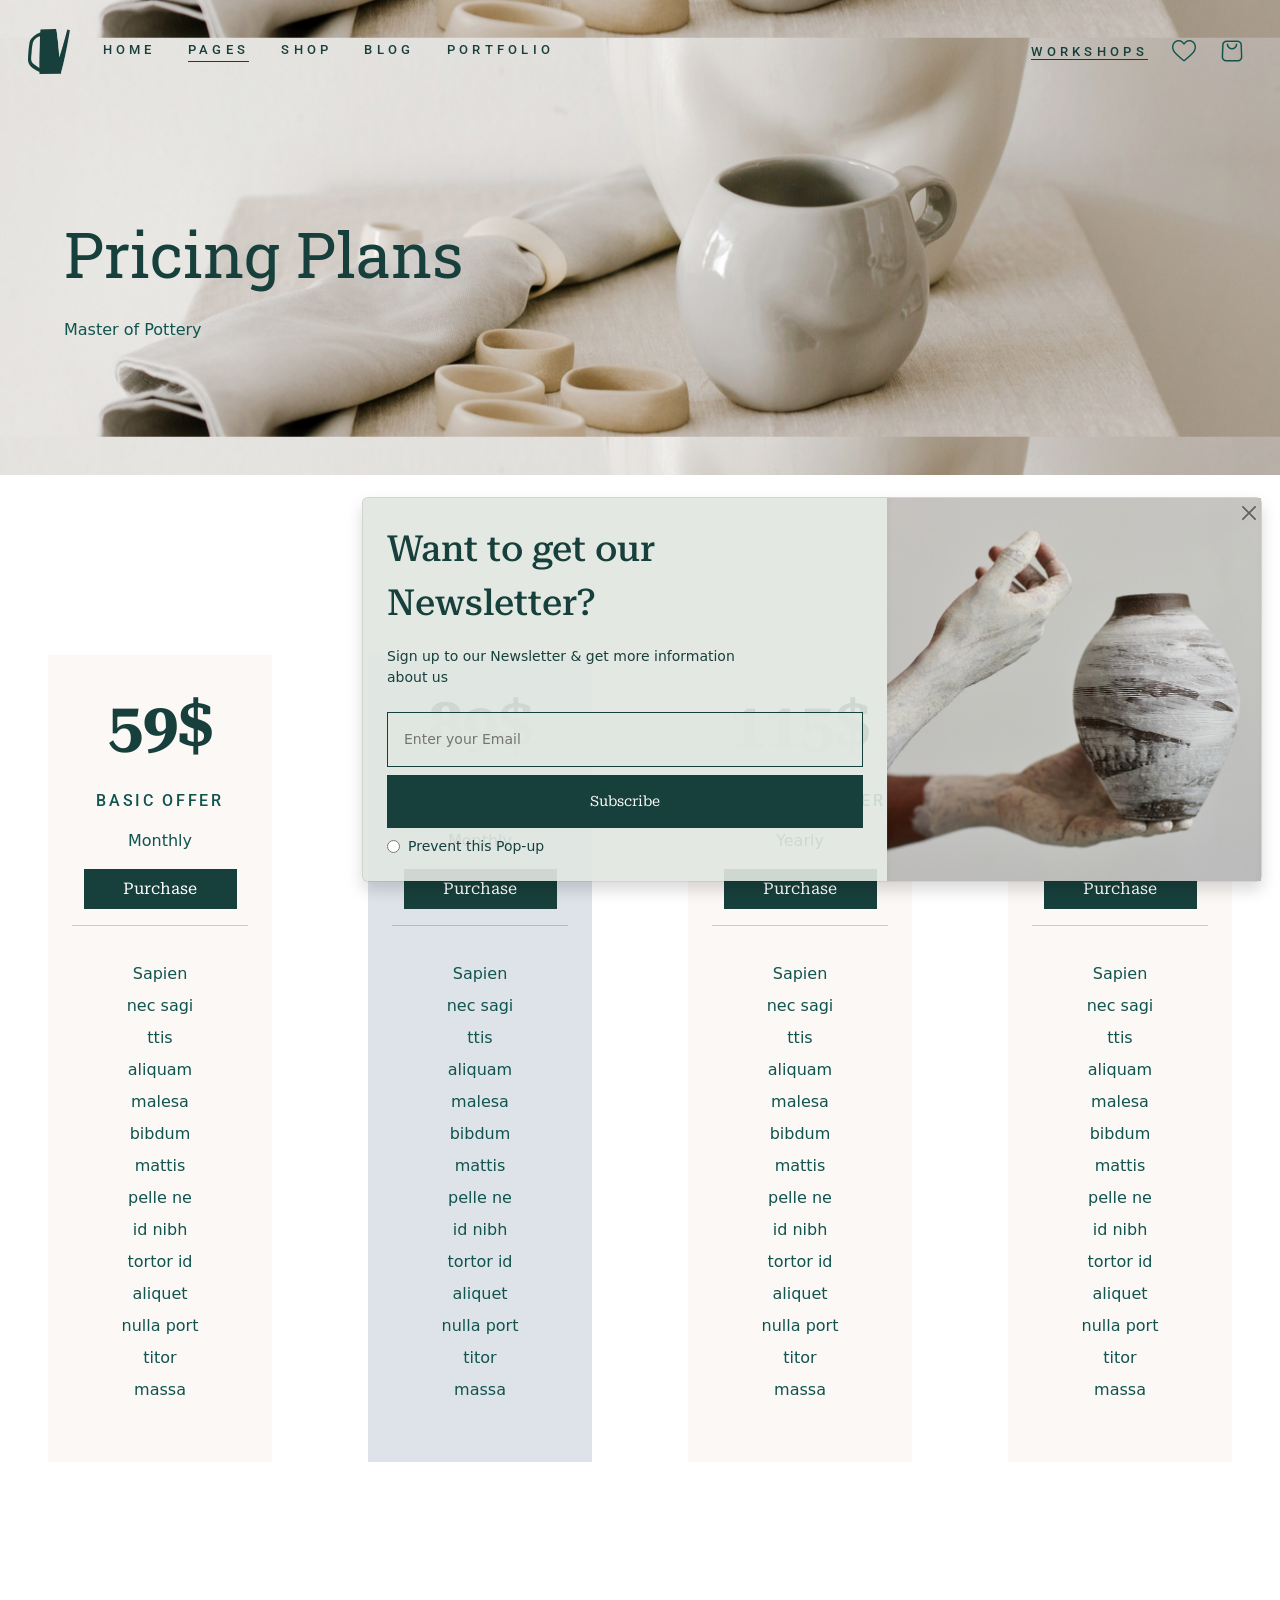
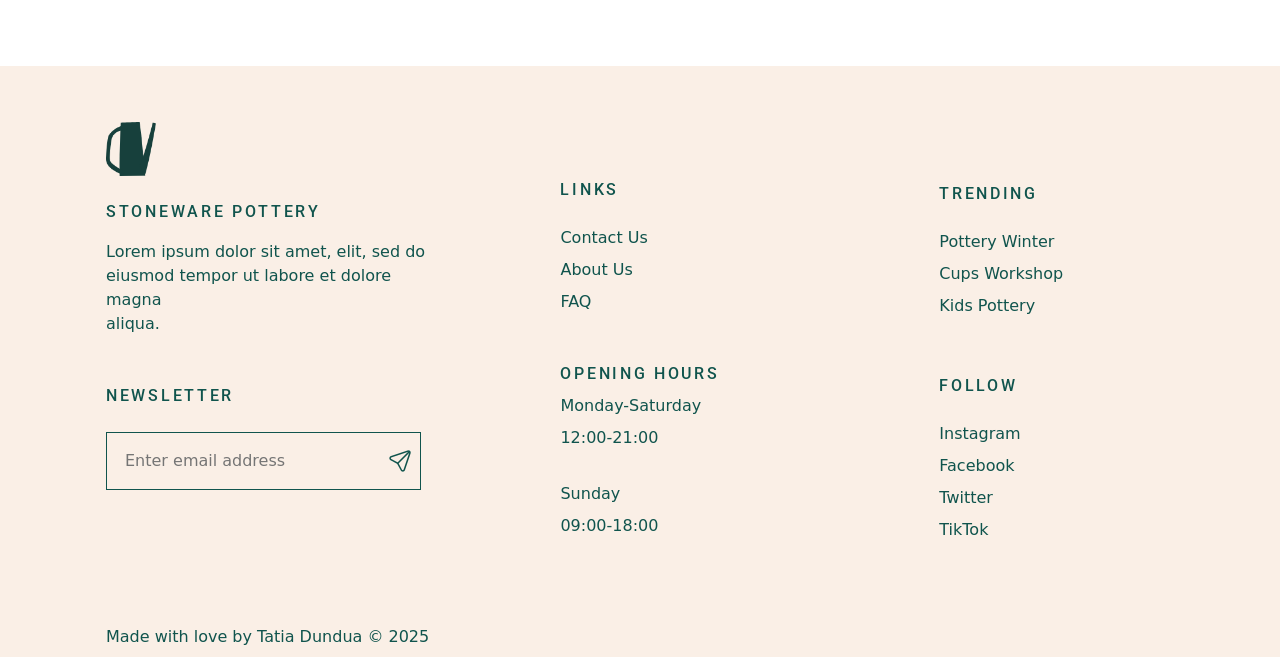
<file: pages/pricing_plans.html>
<!doctype html>
<html lang="en">
  <head>
    <meta charset="utf-8">
    <meta name="viewport" content="width=device-width, initial-scale=1">
    <title>Bootstrap demo</title>
    <link href="https://cdn.jsdelivr.net/npm/bootstrap@5.3.3/dist/css/bootstrap.min.css" rel="stylesheet" integrity="sha384-QWTKZyjpPEjISv5WaRU9OFeRpok6YctnYmDr5pNlyT2bRjXh0JMhjY6hW+ALEwIH" crossorigin="anonymous">
    <link rel="stylesheet" href="../styles/navbar.css">
    <link rel="stylesheet" href="../styles/pricing_plans.css">
    <link rel="stylesheet" href="https://cdnjs.cloudflare.com/ajax/libs/OwlCarousel2/2.3.4/assets/owl.carousel.min.css">
    <link rel="stylesheet" href="https://cdnjs.cloudflare.com/ajax/libs/OwlCarousel2/2.3.4/assets/owl.theme.default.min.css">
  </head>

  <body>
    <nav class="navbar navbar-expand-xl  py-lg-4 px-lg-3" id="section_1">
        <div class="container-fluid">
          <!-- ! BRAND  -->
          <a class="navbar-brand" href="../index.html">
            <img  src="../icons/logo-dark.png" alt="">
          </a>

        <!-- ! HAMBURGER -->
        <button class="navbar-toggler" type="button" data-bs-toggle="collapse" data-bs-target="#navbarSupportedContent" aria-controls="navbarSupportedContent" aria-expanded="false" aria-label="Toggle navigation">
          <span class="navbar-toggler-icon"></span>
        </button>

        <button button type="button" class="btn-close d-xl-none offcanvas_icon" aria-label="Close" style="display: none;"></button>
         
        <!-- ! NAVBAR  -->
          <div class="collapse navbar-collapse justify-content-between" id="navbarSupportedContent">
            <ul class="navbar-nav border-hover gap-3  ">
                <!--! HOME  -->
                <li class="nav-item dropdown">
                    <!--! HOME LINK  -->
                    <a class="nav-link dropdown-toggle d-flex justify-content-between hamburger_home " href="../index.html" role="button" data-bs-toggle="dropdown" aria-expanded="false">
                      <span>HOME</span>
                      <img class="d-xl-none" src="../icons/next.png" alt="">
                    </a>
                    <!--! HOME ITEMS  -->
                    <ul class="dropdown-menu lh-lg py-xl-4">
                        <li><a class="dropdown-item " href="../index.html">Pottery Workshops</a></li>
                        <li><a class="dropdown-item " href="../index.html">Ceramics Showcase</a></li>
                        <li><a class="dropdown-item " href="../index.html">Porcelain Store</a></li>
                        <li><a class="dropdown-item " href="../index.html">Landing</a></li>
                    </ul>
                </li>

                <!-- ! PAGES -->
                <li class="nav-item dropdown">
                    <!-- ! PAGES LINK -->
                    <a class="nav-link dropdown-toggle d-flex justify-content-between always-border" href="#" role="button" data-bs-toggle="dropdown" aria-expanded="false">
                        <span>PAGES</span>
                      <img  class="d-xl-none " src="../icons/next.png" alt="">

                    </a>
                    <!-- ! PAGES ITEMS -->
                    <ul class="dropdown-menu  lh-lg py-xl-4">
                        <li><a class="dropdown-item " href="../pages/about_me.html">About Me</a></li>
                        <li><a class="dropdown-item " href="../pages/about_us.html">About Us</a></li>
                        <li><a class="dropdown-item " href="../pages/our_team.html">Our Team</a></li>
                        <li><a style="color:var(--light-green);" class="dropdown-item " href="../pages/pricing_plans.html">Pricing Plans</a></li>
                        <li><a class="dropdown-item " href="../pages/contact_us.html">Contact Us</a></li>
                        <li><a class="dropdown-item " href="../pages/faq.html">FAQ Page</a></li>
                        <li><a class="dropdown-item " href="../pages/coming_soon.html">Coming Soon</a></li>
                    </ul>
                </li>


                <!-- ! SHOP -->
                <li  class="nav-item dropdown d-none d-xl-block   ">
                  <!-- ! SHOP LINK (LARGE SCREEN) -->
                  <a class="nav-link dropdown-toggle " href="#" role="button" data-bs-toggle="dropdown" aria-expanded="false">
                    SHOP
                  </a>
                  <!-- ! SHOP ITEMS -->
                  <div class="dropdown-menu section-dropdown d-flex lh-lg px-xl-5 py-xl-5">
                     <ul class="px-xl-5">
                          <li><a class="dropdown-item " href="">SHOP LISTS</a></li>
                          <li><a class="dropdown-item " href="../pages/shop.html">Workshop List</a></li>
                          <li><a class="dropdown-item " href="../pages/shop.html">Standard List</a></li>
                          <li><a class="dropdown-item " href="../pages/shop.html">Category List</a></li>
                      </ul>

                      <ul class="px-xl-5">
                          <li><a class="dropdown-item " href="../pages/shop.html">SHOP LAYOUTS</a></li>
                          <li><a class="dropdown-item " href="../pages/shop.html">Three Columns</a></li>
                          <li><a class="dropdown-item " href="../pages/shop.html">Four Columns</a></li>
                          <li><a class="dropdown-item " href="../pages/shop.html">Four Columns Wide</a></li>
                          <li><a class="dropdown-item " href="../pages/shop.html">Five Columns Wide</a></li>
                          <li><a class="dropdown-item " href="../pages/shop.html">Six Columns Wide</a></li>
                      </ul>

                      <ul class="px-xl-5">
                          <li><a class="dropdown-item " href="#">PRODUCT TYPES</a></li>
                          <li><a class="dropdown-item " href="../pages/product.html">Workshop Product</a></li>
                          <li><a class="dropdown-item " href="../pages/product.html">Standard Product</a></li>
                          <li><a class="dropdown-item " href="../pages/product.html">Variable Product</a></li>
                          <li><a class="dropdown-item " href="../pages/product.html">Grouped Product</a></li>
                          <li><a class="dropdown-item " href="../pages/product.html">Popular Product</a></li>
                          <li><a class="dropdown-item " href="../pages/product.html">New Product</a></li>
                          <li><a class="dropdown-item " href="../pages/product.html">Sold Product</a></li>
                          <li><a class="dropdown-item " href="../pages/product.html">Sale Product</a></li>
                      </ul>

                      
                      <ul class="px-xl-5">
                          <li><a class="dropdown-item " href="#">SHOP PAGES</a></li>
                          <li><a class="dropdown-item " href="#">My Account</a></li>
                          <li><a class="dropdown-item " href="../pages/wishlist.html">Wishlist</a></li>
                          <li><a class="dropdown-item " href="#">Track Your Order</a></li>
                          <li><a class="dropdown-item " href="../pages/cart.html">Cart</a></li>
                          <li><a class="dropdown-item " href="#">Checkout</a></li>
                      </ul>
                      <ul style="color: var(--dark-green);" class="px-xl-5">
                          <li>
                              <a class="dropdown-item " href="#">
                                  <div class="moving_img">
                                      <img src="../icons/heart_white.png" alt="">
                                      <div class="add_to_cart">Add to cart</div>
                                  </div>
                              </a>
                          </li>
                          <li class="d-flex"><a class="dropdown-item " href="#" id="img_title">TEASET WORKSHOP </a>$87</li>
                          <li >26.January</li>
                      </ul>
                  </div>

                <!-- ! SHOP (HAMBURGER) -->
                <li class="nav-item dropdown d-xl-none additional_dropdown">
                  <!-- ! SHOP LINK ( SHOP HAMBURGER) -->
                  <a class="nav-link dropdown-toggle d-flex justify-content-between" href="#" role="button" data-bs-toggle="dropdown" aria-expanded="false">
                    <span>SHOP</span>
                    <img  class="d-xl-none " src="../icons/next.png" alt="">
                  </a>
                  <!-- ! SHOP DROPDOWNS (SHOP HAMBURGER ) -->
                  <ul class="dropdown-menu  d-xl-none">

                      <!-- ! SHOP LISTS (SHOP HAMBURGER) -->
                      <li class="dropdown-submenu">
                        <a class="dropdown-item " href="#">Shop Lists
                            <img src="../icons/next.png" alt="">
                        </a>
                        <ul class="dropdown-menu">
                          <li><a class="dropdown-item" href="../pages/shop.html">Workshop List</a></li>
                          <li><a class="dropdown-item" href="../pages/shop.html">Standard List</a></li>
                          <li><a class="dropdown-item" href="../pages/shop.html">Category List</a></li>
                        </ul>
                      </li>

                      <!-- ! SHOP LAYOUTS (SHOP HAMBURGER) -->
                      <li class="dropdown-submenu">
                        <a class="dropdown-item " href="#">Shop Layouts
                            <img src="../icons/next.png" alt="">
                        </a>
                        <ul class="dropdown-menu">
                          <li><a class="dropdown-item" href="../pages/shop.html">Three Columns</a></li>
                          <li><a class="dropdown-item" href="../pages/shop.html">Four Columns</a></li>
                          <li><a class="dropdown-item" href="../pages/shop.html">Four Columns Wide</a></li>
                          <li><a class="dropdown-item" href="../pages/shop.html">Five Columns Wide</a></li>
                          <li><a class="dropdown-item" href="../pages/shop.html">Six Columns Wide</a></li>
                        </ul>
                      </li>

                      <!-- ! PRODUCT TYPES (SHOP HAMBURGER) -->
                      <li class="dropdown-submenu">
                          <a class="dropdown-item " href="#">Product Types
                              <img src="../icons/next.png" alt="">
                          </a>
                          <ul class="dropdown-menu">
                            <li><a class="dropdown-item" href="../pages/product.html">Workshop Product</a></li>
                            <li><a class="dropdown-item" href="../pages/product.html">Standard Product</a></li>
                            <li><a class="dropdown-item" href="../pages/product.html">Variable Product</a></li>
                            <li><a class="dropdown-item" href="../pages/product.html">Grouped Product</a></li>
                            <li><a class="dropdown-item" href="../pages/product.html">Popular Product</a></li>
                            <li><a class="dropdown-item" href="../pages/product.html">New Product</a></li>
                            <li><a class="dropdown-item" href="../pages/product.html">Sold Product</a></li>
                            <li><a class="dropdown-item" href="../pages/product.html">Sale Product</a></li>
                          </ul>
                      </li>

                      <!-- ! SHOP PAGES (SHOP HAMBURGER) -->
                      <li class="dropdown-submenu">
                          <a class="dropdown-item " href="#">Shop Pages
                              <img src="../icons/next.png" alt="">
                          </a>
                          <ul class="dropdown-menu">
                            <li><a class="dropdown-item" href="#">My Account</a></li>
                            <li><a class="dropdown-item" href="../pages/wishlist.html">Wishlist</a></li>
                            <li><a class="dropdown-item" href="#">Track Your Order</a></li>
                            <li><a class="dropdown-item" href="../pages/cart.html">Cart</a></li>
                            <li><a class="dropdown-item" href="#">Checkout</a></li>
                          </ul>
                      </li>
                  </ul>
                </li>

              </li>

                <!-- ! BLOG -->
                <li class="nav-item dropdown additional_dropdown">
                    <!-- ! BLOG LINK-->
                    <a class="nav-link dropdown-toggle d-flex justify-content-between" href="#" role="button" data-bs-toggle="dropdown" aria-expanded="false">
                      <span>BLOG</span>
                      <img  class="d-xl-none " src="../icons/next.png" alt="">
                    </a>
                    <!-- ! BLOG ITEMS-->
                    <ul class="dropdown-menu lh-lg py-xl-4">
                        <li><a class="dropdown-item " href="#">Right Sidebar</a></li>
                        <li><a class="dropdown-item " href="#">Left Sidebar</a></li>
                        <li><a class="dropdown-item " href="#">No Sidebar</a></li>
                        <!-- ! ADDITIONAL DROPDOWN ITEM (BLOG ITEMS)-->
                        <li class="dropdown-submenu">
                            <a class="dropdown-item " href="#">Post Formats
                                <img src="../icons/next.png" alt="">
                            </a>
                            <ul class="dropdown-menu">
                                <li><a class="dropdown-item" href="#">Standard Post</a></li>
                                <li><a class="dropdown-item" href="#">Gallery Post</a></li>
                                <li><a class="dropdown-item" href="#">Link Post</a></li>
                                <li><a class="dropdown-item" href="#">Quote Post</a></li>
                                <li><a class="dropdown-item" href="#">Audio Post</a></li>
                                <li><a class="dropdown-item" href="#">Video Post</a></li>
                                <li><a class="dropdown-item" href="#">No Sidebar Post</a></li>

                            </ul>
                        </li>
                    </ul>
                </li>

                <!-- ! PORTFOLIO -->
                <li class="nav-item dropdown additional_dropdown">
                  <!-- ! PORTFOLIO LINK -->
                  <a class="nav-link dropdown-toggle d-flex justify-content-between" href="#" role="button" data-bs-toggle="dropdown" aria-expanded="false">
                    <span>PORTFOLIO</span>
                    <img  class="d-xl-none " src="../icons/next.png" alt="">
                  </a>
                  <!-- ! PORTFOLIO ITEMS -->
                  <ul class="dropdown-menu lh-lg py-xl-4">
                      <li><a class="dropdown-item " href="../pages/gallery_list.html">Standard List</a></li>
                      <li><a class="dropdown-item " href="../pages/gallery_list.html">Gallery List</a></li>
                      <!-- ! ADDITIONAL DROPDOWN ITEM (PORTFOLIO ITEMS) -->
                      <li class="dropdown-submenu">
                          <a class="dropdown-item " href="#">List Layouts
                              <img src="../icons/next.png" alt="">
                          </a>
                          <ul class="dropdown-menu">
                              <li><a class="dropdown-item" href="../pages/gallery_list.html">Two Columns</a></li>
                              <li><a class="dropdown-item" href="../pages/gallery_list.html">Three Columns</a></li>
                              <li><a class="dropdown-item" href="../pages/gallery_list.html">Four Columns Wide</a></li>
                              <li><a class="dropdown-item" href="../pages/gallery_list.html">Five Columns Wide</a></li>
                          </ul>
                      </li>
                      <!-- ! ADDITIONAL DROPDOWN ITEM (PORTFOLIO ITEMS) -->
                      <li class="dropdown-submenu">
                          <a class="dropdown-item " href="#">Single Types
                              <img src="../icons/next.png" alt="">
                          </a>
                          <ul class="dropdown-menu">
                              <li><a class="dropdown-item" href="../pages/gallery_list.html">Small Images</a></li>
                              <li><a class="dropdown-item" href="../pages/gallery_list.html">Small Slider</a></li>
                              <li><a class="dropdown-item" href="../pages/gallery_list.html">Big Images</a></li>
                              <li><a class="dropdown-item" href="../pages/gallery_list.html">Big Slider</a></li>
                              <li><a class="dropdown-item" href="../pages/gallery_list.html">Gallery</a></li>
                          </ul>
                      </li>
                  </ul>
              </li>
            </ul>

            <!-- ! SECOND PART OF NAVBAR  -->
            <ul class="navbar-nav gap-2 ">
                <!-- ! WORKSHOPS -->
                <li class="nav-item d-none d-xl-block ">
                    <!-- ! WORKSHOPS LINK -->
                    <a class="nav-link active always-border" aria-current="page" href="../pages/workshops.html">
                        <span class="workshops_navbar">WORKSHOPS</span>
                    </a>
                </li>

                <!-- ! HEART ICON -->
                <li class="nav-item d-none d-xl-block" >
                    <!-- ! HEART LINK-->
                    <a class="nav-link  active" aria-current="page" href="../pages/wishlist.html">
                      <img src="../icons/heart.png" alt="">
                    </a>
                </li>
    
                <!-- ! CART ICON -->
                <li  class="nav-item  hamburger_cart  ">
                    <!-- ! CART LINK-->
                    <a class="nav-link  active" aria-current="page" href="../pages/cart.html">
                      <img src="../icons/shopping-bag.png" alt="">
                      <span class="d-xl-none">CART</span>
                    </a>
                </li>

            </ul>

          </div>
        </div>
    </nav>

    <div class="toast-container position-fixed ">
      <div id="liveToast" class="toast" role="alert" aria-live="assertive" aria-atomic="true">

        <div class="toast-body m-0 p-0 ">
          <div class="container-fluid ">
            <div class="row">
              <button type="button" class="btn-close position-fixed end-0 p-2  me-3 bg-transparent " data-bs-dismiss="toast" aria-label="Close"></button>
              <div class="col-lg-7 col-12 p-4">
                <img src="../img/popup-img-2.jpg" alt="" class="d-block d-lg-none " height="50%" width="100%">
                <p class="toast_title">Want to get our Newsletter?</p>
                <p class="w-75 mb -lg-5 mb-4">Sign up to our Newsletter & get more information about us</p>
                <input type="email" class="p-3 w-100 mb-2 border-none" placeholder="Enter your Email">
                <button type="button" class="p-3 mb-2 w-100"><span>Subscribe</span></button>
                <div class="d-flex align-items-center gap-2">
                  <input type="radio">
                  <p class=" my-auto">Prevent this Pop-up</p>
                </div>
              </div>
              <div class="col-lg-5 col-12 img_pop_column "></div>
            </div>
          </div>
        </div>
      </div>
    </div>

    <section id="section_2">
      <div class="container-fluid">
        <div class="row">
          <div class="col title_row px-5 ">
            <div class="section_title px-3">
              <p>Pricing Plans</p>
            </div>
            <p class="img_text px-3">Master of Pottery</p>
          </div>
        </div>

        <div class="row offer_row">
          <div class="col-lg-3 col-md-6 col-12 d-flex flex-column align-items-center mb-4 px-xl-5 px-3">
            <div class="px-xl-4 px-2 text-center offer py-4 " >
              <p class="section_title price fw-bold ">59$</p>
              <p class="" id="img_title">BASIC OFFER</p>
              <p>Monthly</p>
              <p class="purchase py-2 mx-auto">Purchase</p>
              <hr>
              <p class="px-xl-5 px-2 lh-lg py-3">Sapien nec sagi ttis aliquam malesa bibdum mattis pelle ne id nibh tortor id aliquet nulla port titor massa</p>
            </div>
          </div>

          <div class="col-lg-3   col-md-6 col-12 d-flex flex-column align-items-center mb-4 px-xl-5 px-3">
            <div class="px-xl-4 px-2 text-center offer offer_bg py-4 " >
              <p class="section_title price fw-bold ">89$</p>
              <p class="" id="img_title">STANDARD OFFER</p>
              <p>Monthly</p>
              <p class="purchase py-2 mx-auto">Purchase</p>
              <hr>
              <p class="px-xl-5 px-2 lh-lg py-3">Sapien nec sagi ttis aliquam malesa bibdum mattis pelle ne id nibh tortor id aliquet nulla port titor massa</p>
            </div>
          </div>

          <div class="col-lg-3  col-md-6 col-12 d-flex flex-column align-items-center mb-4 px-xl-5 px-3">
            <div class="px-xl-4 px-2 text-center offer py-4 " >
              <p class="section_title price fw-bold ">115$</p>
              <p class="" id="img_title">ADVANCED OFFER</p>
              <p>Yearly</p>
              <p class="purchase py-2 mx-auto">Purchase</p>
              <hr>
              <p class="px-xl-5 px-2 lh-lg py-3">Sapien nec sagi ttis aliquam malesa bibdum mattis pelle ne id nibh tortor id aliquet nulla port titor massa</p>
            </div>
          </div>

          <div class="col-lg-3 col-md-6 col-12 d-flex flex-column align-items-center mb-4 px-xl-5 px-3">
            <div class="px-xl-4 px-2 text-center offer py-4" >
              <p class="section_title price fw-bold ">137$</p>
              <p class="" id="img_title">PREMIUM OFFER</p>
              <p>Yearly</p>
              <p class="purchase py-2 mx-auto">Purchase</p>
              <hr>
              <p class="px-xl-5 px-2 lh-lg py-3">Sapien nec sagi ttis aliquam malesa bibdum mattis pelle ne id nibh tortor id aliquet nulla port titor massa</p>
            </div>
          </div>



        </div>
      </div>
    </section>

    <footer>
      <div class="container">
        <div class="row py-2 px-4 d-flex justify-content-between">
          <div class="col-lg-4 col-12 d-flex flex-column  ">
            <a class="text-decoration-none mb-4 mt-5" href="#">
              <img  src="../icons/logo-dark.png" alt="" width="50vh">
            </a>

            <a class="text-decoration-none mb-3" href="#" id="img_title">STONEWARE POTTERY </a>
            <p class="mb-5">Lorem ipsum dolor sit amet, elit, sed do <br> eiusmod tempor ut labore et dolore magna <br> aliqua. </p>
            <a class="text-decoration-none mb-4 " href="#" id="img_title">NEWSLETTER </a>

            <div class="d-flex align-items-center justify-content-between   email-box ">
              <div>
                <input class=" mx-3 py-3" type="email" placeholder="Enter email address" aria-label="Email Address">
              </div>
              <img class="me-2" src="../icons/send.png" alt="">
            </div>

            <p class="mb-5 mb-lg-0">Made with love by <span class="position-relative footer_a_hover">Tatia Dundua </span> © 2025</p>
          </div>


          <div class="col-lg-4 col-md-6 col-12   d-flex flex-column justify-content-center align-items-lg-center mb-5 mb-lg-0 ">
            <div class="d-flex flex-column gap-5" >
              <div class="d-flex flex-column footer_border_hover lh-lg">
                <a class="text-decoration-none mb-3 " href="#" id="img_title">LINKS </a>
                <a class="text-decoration-none  position-relative" href="../pages/contact_us.html">Contact Us</a>
                <a class="text-decoration-none  position-relative" href="../pages/about_us.html">About Us</a>
                <a class="text-decoration-none  position-relative" href="../pages/faq.html">FAQ </a>
              </div>
  
              <div class="d-flex flex-column lh-1 ">
                <a class="text-decoration-none mb-3" href="#" id="img_title">OPENING HOURS </a>
                <p>Monday-Saturday</p>
                <p>12:00-21:00</p> 
                <p class="mt-4">Sunday</p>
                <p>09:00-18:00</p>
              </div>
            </div>

          </div>

          <div class="col-lg-4 col-md-6 col-12   d-flex flex-column justify-content-center  align-items-lg-center">
            <div class="d-flex flex-column gap-5 trending_follow"  >
              <div class="d-flex flex-column footer_border_hover  lh-lg">
                <a class="text-decoration-none mb-3" href="#" id="img_title">TRENDING </a>
                <a class="text-decoration-none position-relative" href="">Pottery Winter</a>
                <a class="text-decoration-none position-relative" href="">Cups Workshop</a>
                <a class="text-decoration-none position-relative" href="">Kids Pottery</a>
              </div>
  
              <div class="d-flex flex-column footer_border_hover lh-lg me-5 ">
                <a class="text-decoration-none mb-3" href="#" id="img_title"> FOLLOW </a>
                <a class="text-decoration-none position-relative" href="https://www.instagram.com/">Instagram</a>
                <a class="text-decoration-none position-relative" href="https://www.facebook.com/">Facebook</a>
                <a class="text-decoration-none position-relative" href="https://x.com/?lang=en">Twitter</a>
                <a class="text-decoration-none position-relative" href="https://www.tiktok.com/en/">TikTok</a>
              </div>
            </div>
            
          </div>

        </div>
      </div>
    </footer> 

    <button class="top-button" id="topButton">Top</button>

    <script src="https://cdnjs.cloudflare.com/ajax/libs/jquery/3.7.1/jquery.min.js"></script>
    <script src="https://cdn.jsdelivr.net/npm/bootstrap@5.3.3/dist/js/bootstrap.bundle.min.js" integrity="sha384-YvpcrYf0tY3lHB60NNkmXc5s9fDVZLESaAA55NDzOxhy9GkcIdslK1eN7N6jIeHz" crossorigin="anonymous"></script>
    <script>
        document.addEventListener("DOMContentLoaded", function () {
            const topButton = document.getElementById("topButton");
      
            window.addEventListener("scroll", function () {
                // Show or hide the top button based on scroll position
                if (window.scrollY > 0) {
                    topButton.style.display = "block";
                } else {
                    topButton.style.display = "none";
                }
            });
      
            // Scroll to the top on button click
            topButton.addEventListener("click", function () {
                window.scrollTo({
                    top: 0,
                    behavior: "smooth",
                });
            });
        });
      </script>
  
    <script>
      document.addEventListener('DOMContentLoaded', () => {
      const navbarContent = document.querySelector('#navbarSupportedContent');
      const offcanvasIcon = document.querySelector('.offcanvas_icon');
      const navbarToggler = document.querySelector('.navbar-toggler');

      // Show offcanvas icon when the menu is shown
      navbarContent.addEventListener('shown.bs.collapse', () => {
          offcanvasIcon.style.display = 'block';
      });

      // Hide offcanvas icon when the menu is hidden
      navbarContent.addEventListener('hidden.bs.collapse', () => {
          offcanvasIcon.style.display = 'none';
      });

      // Close the menu when the offcanvas icon is clicked
      offcanvasIcon.addEventListener('click', () => {
          navbarToggler.click(); // Simulate clicking the hamburger button
      });
      });

    </script>

    <script>
      // JavaScript to trigger the toast when the page loads
      window.onload = function() {
        var toast = new bootstrap.Toast(document.getElementById('liveToast'));
        toast.show();
      };
    </script>
  </body>
</html>
</file>
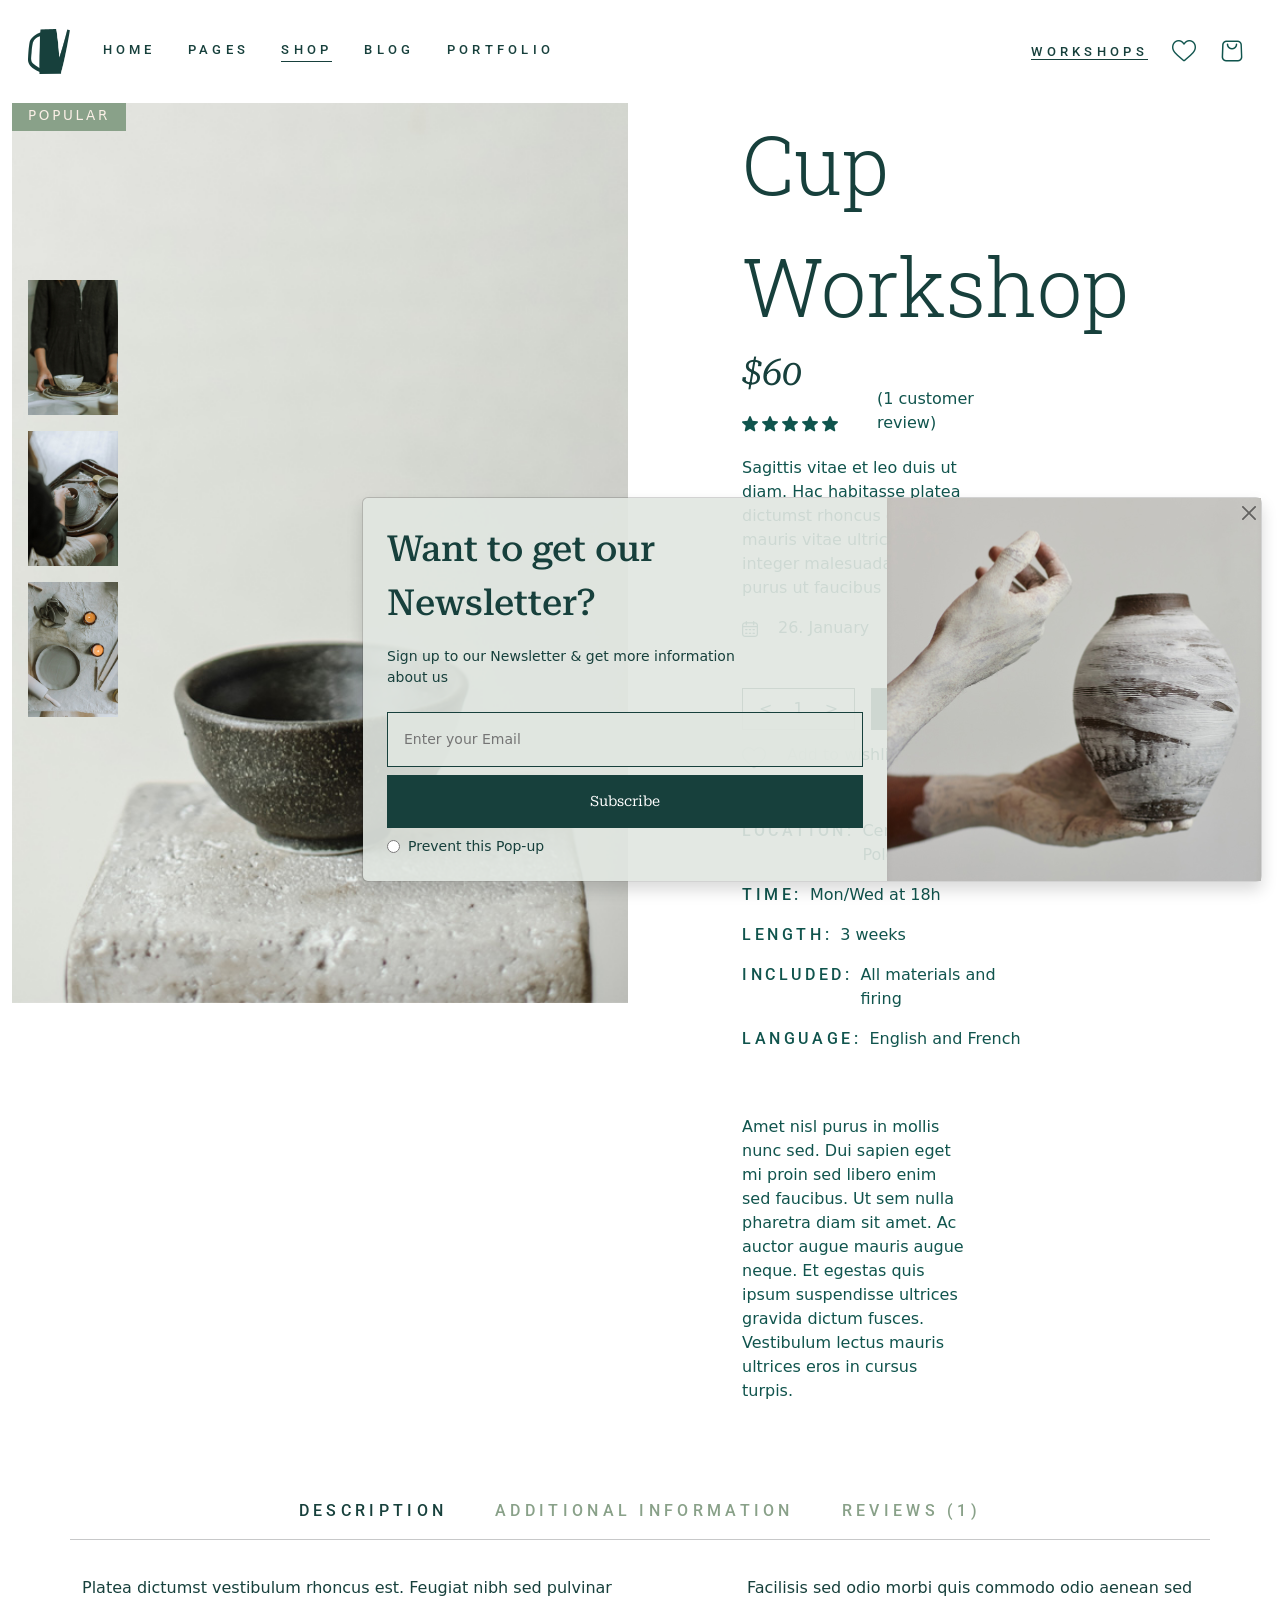
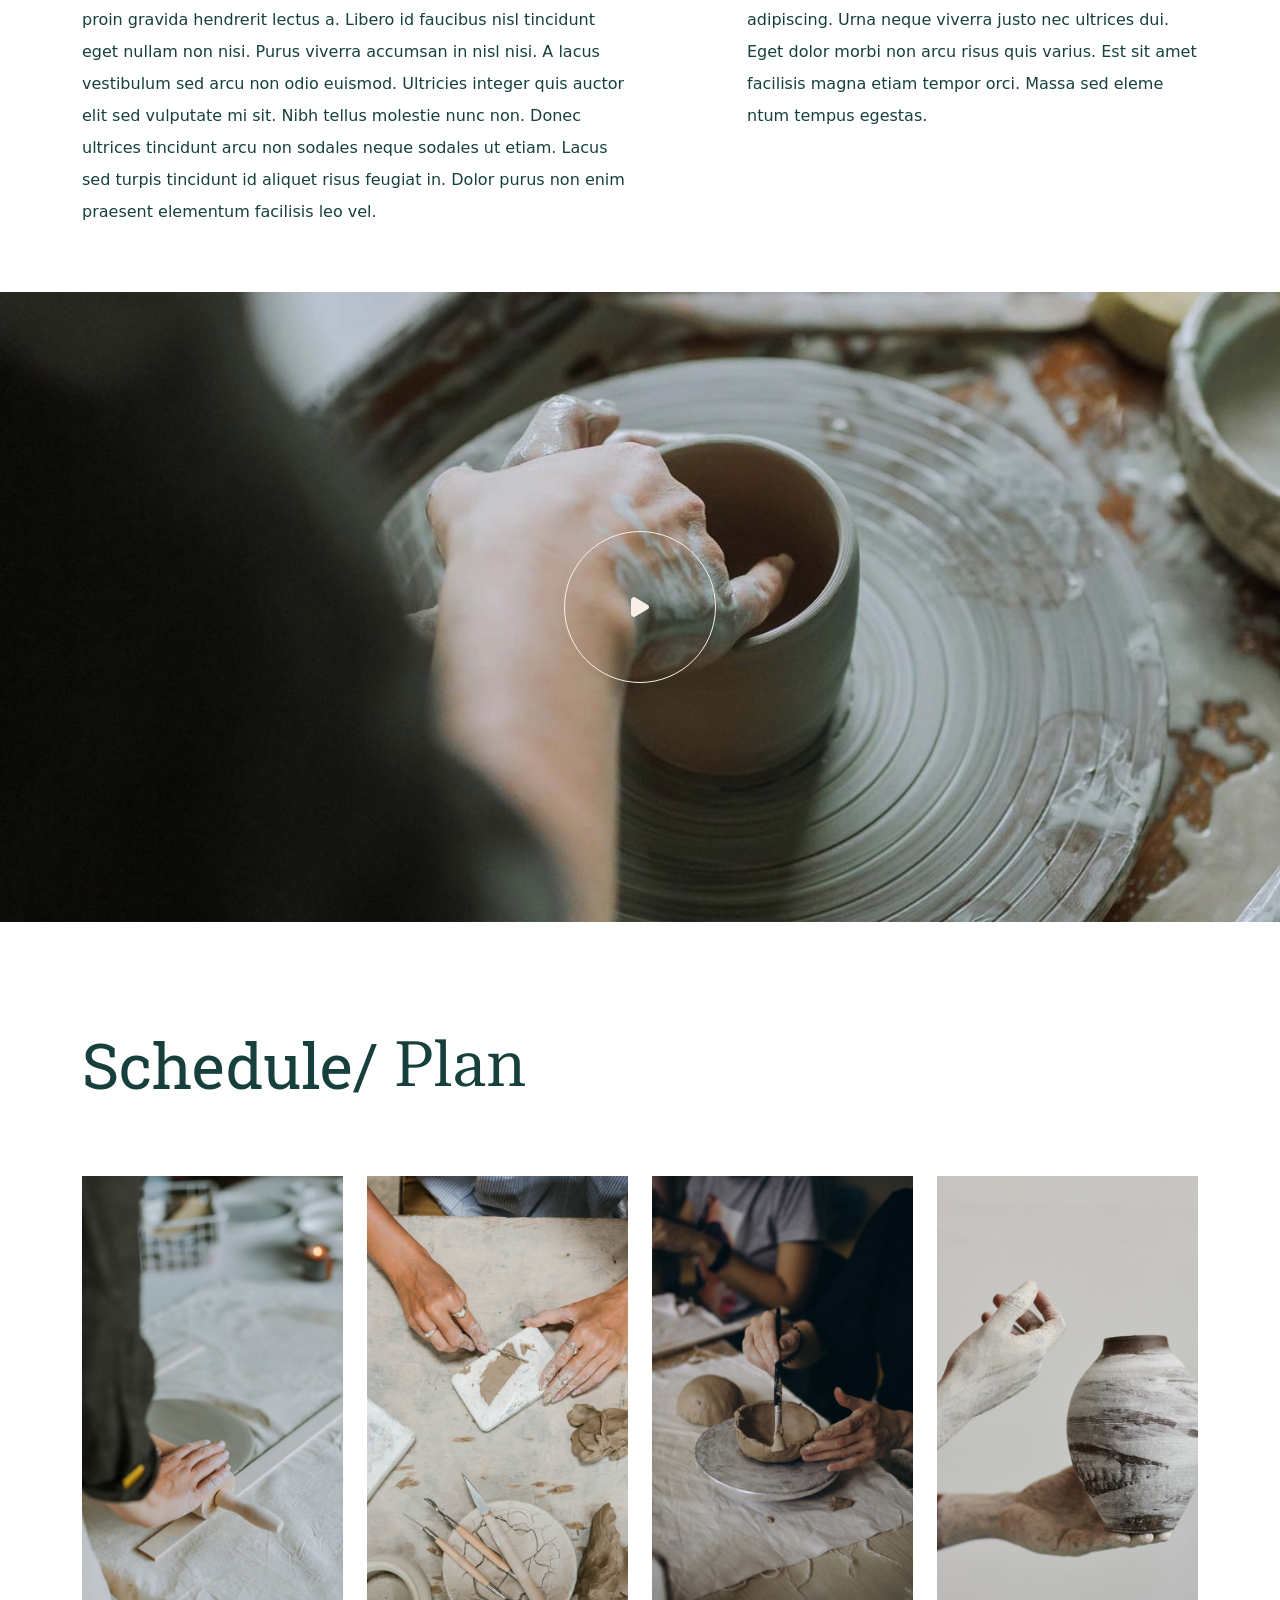
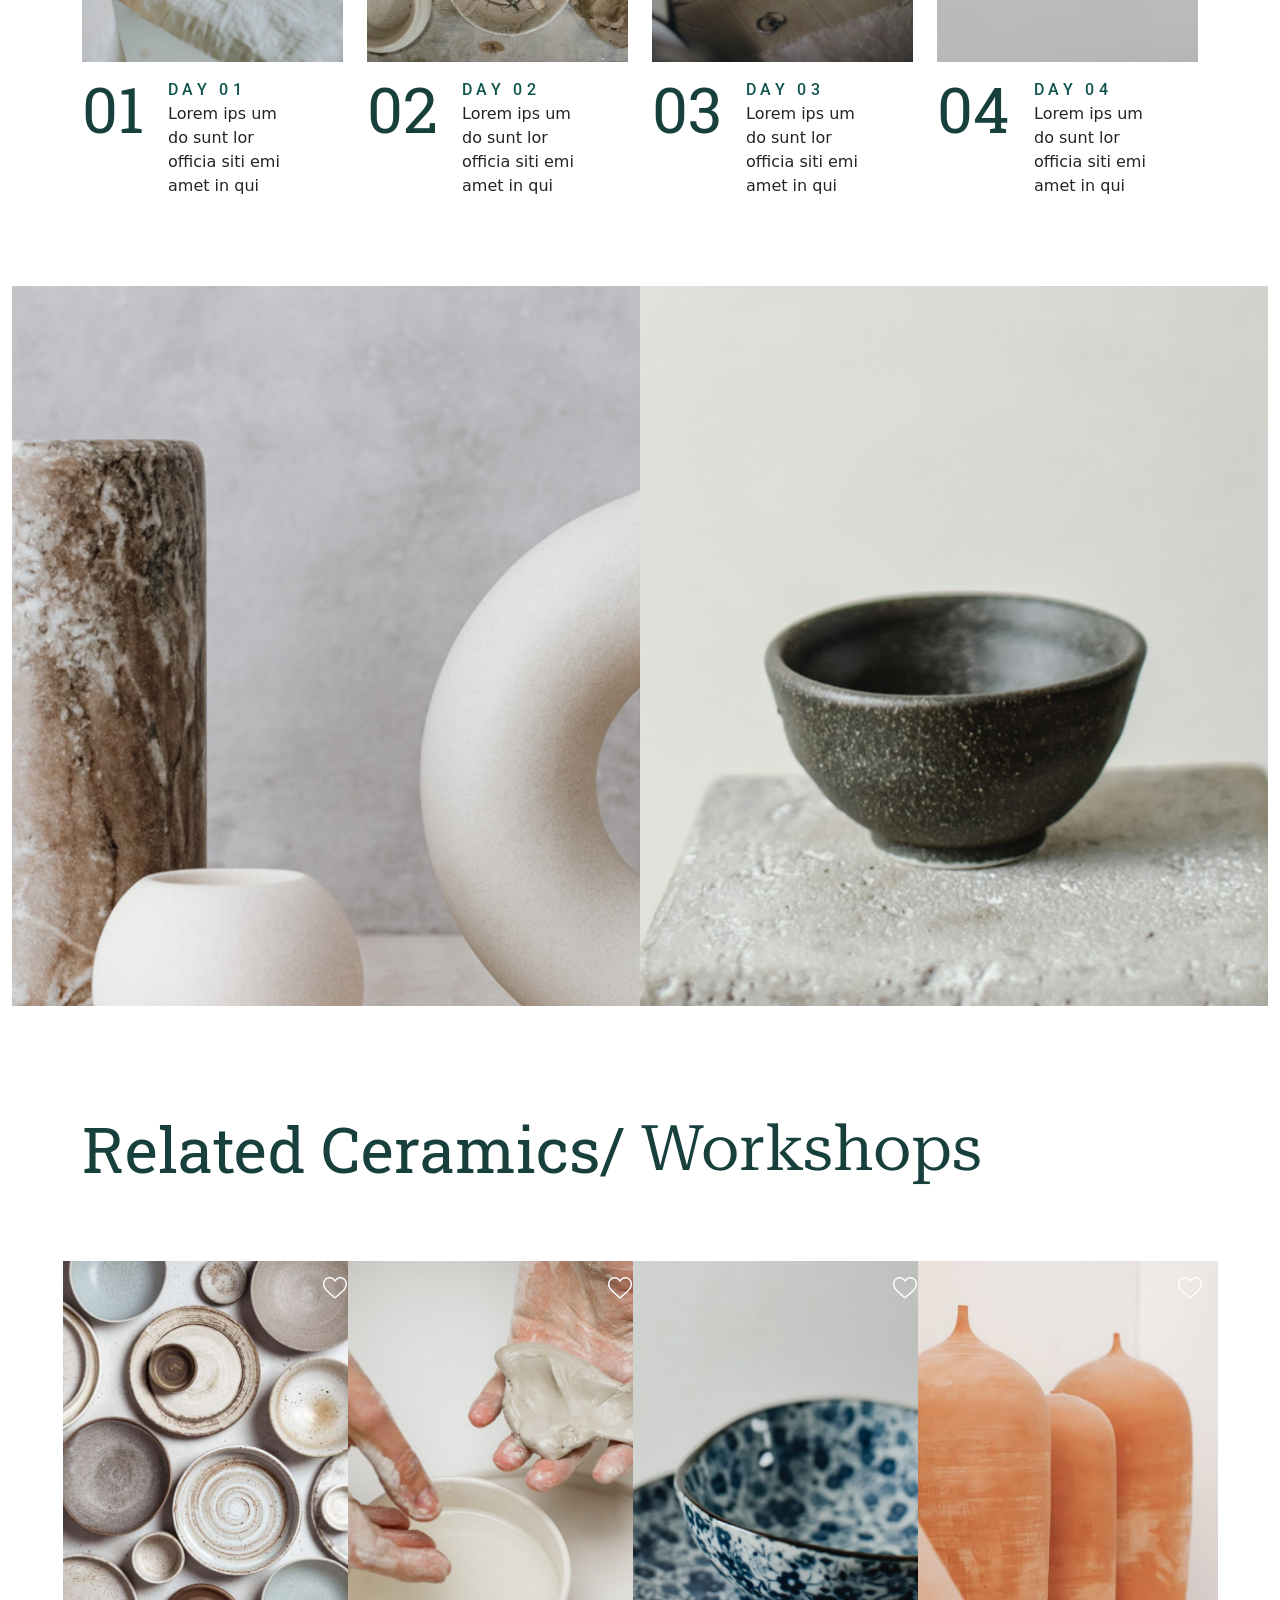
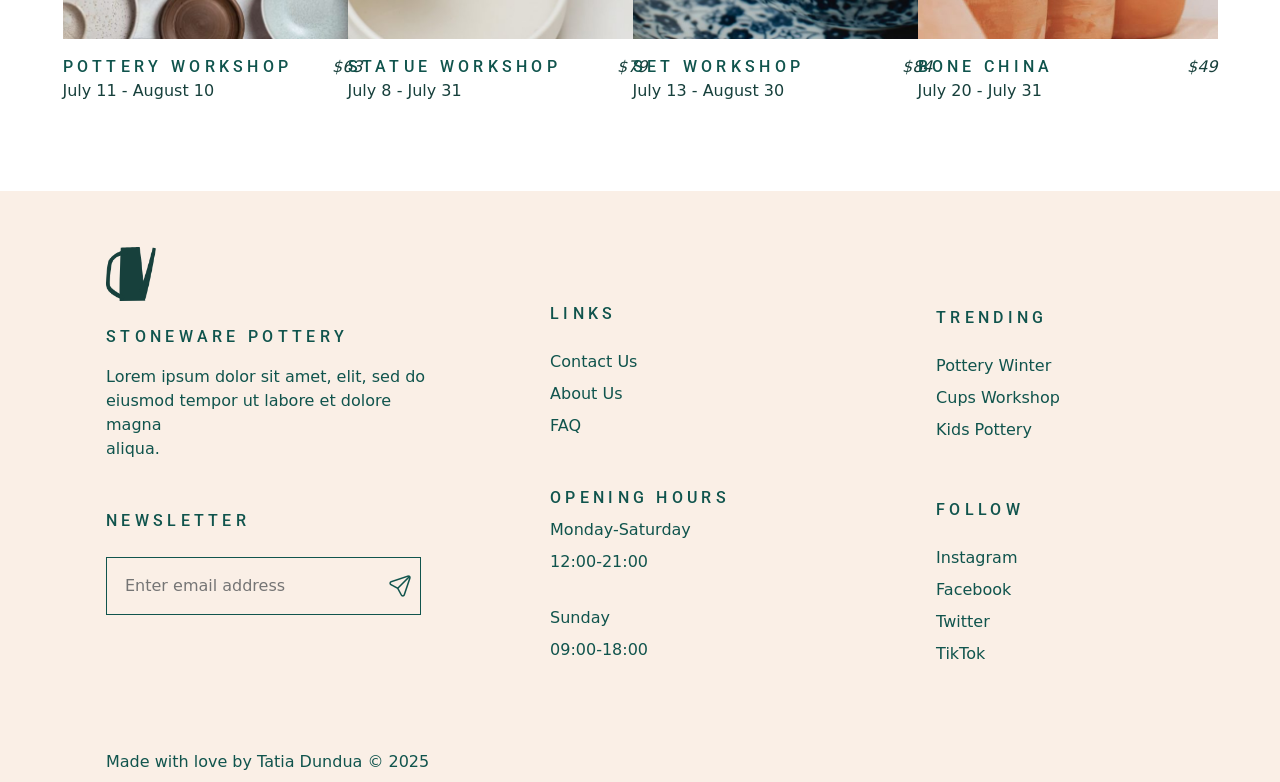
<file: pages/product.html>
<!doctype html>
<html lang="en">
  <head>
    <meta charset="utf-8">
    <meta name="viewport" content="width=device-width, initial-scale=1">
    <title>Bootstrap demo</title>
    <link href="https://cdn.jsdelivr.net/npm/bootstrap@5.3.3/dist/css/bootstrap.min.css" rel="stylesheet" integrity="sha384-QWTKZyjpPEjISv5WaRU9OFeRpok6YctnYmDr5pNlyT2bRjXh0JMhjY6hW+ALEwIH" crossorigin="anonymous">
    <link rel="stylesheet" href="../styles/navbar.css">
    <link rel="stylesheet" href="../styles/product.css">

    <link rel="stylesheet" href="https://cdnjs.cloudflare.com/ajax/libs/OwlCarousel2/2.3.4/assets/owl.carousel.min.css">
    <link rel="stylesheet" href="https://cdnjs.cloudflare.com/ajax/libs/OwlCarousel2/2.3.4/assets/owl.theme.default.min.css">
  </head>

  <body>
    <nav class="navbar navbar-expand-xl  py-lg-4 px-lg-3" id="section_1">
        <div class="container-fluid">
          <!-- ! BRAND  -->
          <a class="navbar-brand" href="../index.html">
            <img  src="../icons/logo-dark.png" alt="">
          </a>

        <!-- ! HAMBURGER -->
        <button class="navbar-toggler" type="button" data-bs-toggle="collapse" data-bs-target="#navbarSupportedContent" aria-controls="navbarSupportedContent" aria-expanded="false" aria-label="Toggle navigation">
          <span class="navbar-toggler-icon"></span>
        </button>

        <button button type="button" class="btn-close d-xl-none offcanvas_icon" aria-label="Close" style="display: none;"></button>
         
        <!-- ! NAVBAR  -->
          <div class="collapse navbar-collapse justify-content-between" id="navbarSupportedContent">
            <ul class="navbar-nav border-hover gap-3  ">
                <!--! HOME  -->
                <li class="nav-item dropdown">
                    <!--! HOME LINK  -->
                    <a class="nav-link dropdown-toggle d-flex justify-content-between hamburger_home " href="../index.html" role="button" data-bs-toggle="dropdown" aria-expanded="false">
                      <span>HOME</span>
                      <img class="d-xl-none" src="../icons/next.png" alt="">
                    </a>
                    <!--! HOME ITEMS  -->
                    <ul class="dropdown-menu lh-lg py-xl-4">
                        <li><a class="dropdown-item " href="../index.html">Pottery Workshops</a></li>
                        <li><a class="dropdown-item " href="../index.html">Ceramics Showcase</a></li>
                        <li><a class="dropdown-item " href="../index.html">Porcelain Store</a></li>
                        <li><a class="dropdown-item " href="../index.html">Landing</a></li>
                    </ul>
                </li>

                <!-- ! PAGES -->
                <li class="nav-item dropdown">
                    <!-- ! PAGES LINK -->
                    <a class="nav-link dropdown-toggle " href="#" role="button" data-bs-toggle="dropdown" aria-expanded="false">
                        <span>PAGES</span>
                      <img  class="d-xl-none " src="../icons/next.png" alt="">

                    </a>
                    <!-- ! PAGES ITEMS -->
                    <ul class="dropdown-menu  lh-lg py-xl-4">
                        <li><a class="dropdown-item " href="../pages/about_me.html">About Me</a></li>
                        <li><a class="dropdown-item " href="../pages/about_us.html">About Us</a></li>
                        <li><a class="dropdown-item " href="../pages/our_team.html">Our Team</a></li>
                        <li><a class="dropdown-item " href="../pages/pricing_plans.html">Pricing Plans</a></li>
                        <li><a class="dropdown-item " href="../pages/contact_us.html">Contact Us</a></li>
                        <li><a class="dropdown-item " href="../pages/faq.html">FAQ Page</a></li>
                        <li><a  class="dropdown-item " href="../pages/coming_soon.html">Coming Soon</a></li>
                    </ul>
                </li>


                <!-- ! SHOP -->
                <li  class="nav-item dropdown d-none d-xl-block   ">
                  <!-- ! SHOP LINK (LARGE SCREEN) -->
                  <a class="nav-link dropdown-toggle d-flex justify-content-between always-border " href="#" role="button" data-bs-toggle="dropdown" aria-expanded="false">
                    <span>SHOP</span>
                  </a>
                  <!-- ! SHOP ITEMS -->
                  <div class="dropdown-menu section-dropdown d-flex lh-lg px-xl-5 py-xl-5">
                     <ul class="px-xl-5">
                          <li><a class="dropdown-item " href="">SHOP LISTS</a></li>
                          <li><a class="dropdown-item " href="../pages/shop.html">Workshop List</a></li>
                          <li><a class="dropdown-item " href="../pages/shop.html">Standard List</a></li>
                          <li><a class="dropdown-item " href="../pages/shop.html">Category List</a></li>
                      </ul>

                      <ul class="px-xl-5">
                          <li><a class="dropdown-item " href="../pages/shop.html">SHOP LAYOUTS</a></li>
                          <li><a class="dropdown-item " href="../pages/shop.html">Three Columns</a></li>
                          <li><a class="dropdown-item " href="../pages/shop.html">Four Columns</a></li>
                          <li><a class="dropdown-item " href="../pages/shop.html">Four Columns Wide</a></li>
                          <li><a class="dropdown-item " href="../pages/shop.html">Five Columns Wide</a></li>
                          <li><a class="dropdown-item " href="../pages/shop.html">Six Columns Wide</a></li>
                      </ul>

                      <ul class="px-xl-5">
                          <li><a class="dropdown-item " href="#">PRODUCT TYPES</a></li>
                          <li><a style="color: var(--light-green);" class="dropdown-item " href="../pages/product.html">Workshop Product</a></li>
                          <li><a class="dropdown-item " href="../pages/product.html">Standard Product</a></li>
                          <li><a class="dropdown-item " href="../pages/product.html">Variable Product</a></li>
                          <li><a class="dropdown-item " href="../pages/product.html">Grouped Product</a></li>
                          <li><a class="dropdown-item " href="../pages/product.html">Popular Product</a></li>
                          <li><a class="dropdown-item " href="../pages/product.html">New Product</a></li>
                          <li><a class="dropdown-item " href="../pages/product.html">Sold Product</a></li>
                          <li><a class="dropdown-item " href="../pages/product.html">Sale Product</a></li>
                      </ul>

                      
                      <ul class="px-xl-5">
                          <li><a class="dropdown-item " href="#">SHOP PAGES</a></li>
                          <li><a class="dropdown-item " href="#">My Account</a></li>
                          <li><a class="dropdown-item " href="../pages/wishlist.html">Wishlist</a></li>
                          <li><a class="dropdown-item " href="#">Track Your Order</a></li>
                          <li><a class="dropdown-item " href="../pages/cart.html">Cart</a></li>
                          <li><a class="dropdown-item " href="#">Checkout</a></li>
                      </ul>
                      <ul style="color: var(--dark-green);" class="px-xl-5">
                          <li>
                              <a class="dropdown-item " href="#">
                                  <div class="moving_img">
                                      <img src="../icons/heart_white.png" alt="">
                                      <div class="add_to_cart">Add to cart</div>
                                  </div>
                              </a>
                          </li>
                          <li class="d-flex"><a class="dropdown-item " href="#" id="img_title">TEASET WORKSHOP </a>$87</li>
                          <li >26.January</li>
                      </ul>
                  </div>

                <!-- ! SHOP (HAMBURGER) -->
                <li class="nav-item dropdown d-xl-none additional_dropdown">
                  <!-- ! SHOP LINK ( SHOP HAMBURGER) -->
                  <a class="nav-link dropdown-toggle d-flex justify-content-between" href="#" role="button" data-bs-toggle="dropdown" aria-expanded="false">
                    <span>SHOP</span>
                    <img  class="d-xl-none " src="../icons/next.png" alt="">
                  </a>
                  <!-- ! SHOP DROPDOWNS (SHOP HAMBURGER ) -->
                  <ul class="dropdown-menu  d-xl-none">

                      <!-- ! SHOP LISTS (SHOP HAMBURGER) -->
                      <li class="dropdown-submenu">
                        <a class="dropdown-item " href="#">Shop Lists
                            <img src="../icons/next.png" alt="">
                        </a>
                        <ul class="dropdown-menu">
                          <li><a class="dropdown-item" href="../pages/shop.html">Workshop List</a></li>
                          <li><a class="dropdown-item" href="../pages/shop.html">Standard List</a></li>
                          <li><a class="dropdown-item" href="../pages/shop.html">Category List</a></li>
                        </ul>
                      </li>

                      <!-- ! SHOP LAYOUTS (SHOP HAMBURGER) -->
                      <li class="dropdown-submenu">
                        <a class="dropdown-item " href="#">Shop Layouts
                            <img src="../icons/next.png" alt="">
                        </a>
                        <ul class="dropdown-menu">
                          <li><a class="dropdown-item" href="../pages/shop.html">Three Columns</a></li>
                          <li><a class="dropdown-item" href="../pages/shop.html">Four Columns</a></li>
                          <li><a class="dropdown-item" href="../pages/shop.html">Four Columns Wide</a></li>
                          <li><a class="dropdown-item" href="../pages/shop.html">Five Columns Wide</a></li>
                          <li><a class="dropdown-item" href="../pages/shop.html">Six Columns Wide</a></li>
                        </ul>
                      </li>

                      <!-- ! PRODUCT TYPES (SHOP HAMBURGER) -->
                      <li class="dropdown-submenu">
                          <a class="dropdown-item " href="#">Product Types
                              <img src="../icons/next.png" alt="">
                          </a>
                          <ul class="dropdown-menu">
                            <li><a style="color: var(--light-green);" class="dropdown-item" href="../pages/product.html">Workshop Product</a></li>
                            <li><a class="dropdown-item" href="../pages/product.html">Standard Product</a></li>
                            <li><a class="dropdown-item" href="../pages/product.html">Variable Product</a></li>
                            <li><a class="dropdown-item" href="../pages/product.html">Grouped Product</a></li>
                            <li><a class="dropdown-item" href="../pages/product.html">Popular Product</a></li>
                            <li><a class="dropdown-item" href="../pages/product.html">New Product</a></li>
                            <li><a class="dropdown-item" href="../pages/product.html">Sold Product</a></li>
                            <li><a class="dropdown-item" href="../pages/product.html">Sale Product</a></li>
                          </ul>
                      </li>

                      <!-- ! SHOP PAGES (SHOP HAMBURGER) -->
                      <li class="dropdown-submenu">
                          <a class="dropdown-item " href="#">Shop Pages
                              <img src="../icons/next.png" alt="">
                          </a>
                          <ul class="dropdown-menu">
                            <li><a class="dropdown-item" href="#">My Account</a></li>
                            <li><a class="dropdown-item" href="../pages/wishlist.html">Wishlist</a></li>
                            <li><a class="dropdown-item" href="#">Track Your Order</a></li>
                            <li><a class="dropdown-item" href="../pages/cart.html">Cart</a></li>
                            <li><a class="dropdown-item" href="#">Checkout</a></li>
                          </ul>
                      </li>
                  </ul>
                </li>

              </li>

                <!-- ! BLOG -->
                <li class="nav-item dropdown additional_dropdown">
                    <!-- ! BLOG LINK-->
                    <a class="nav-link dropdown-toggle d-flex justify-content-between" href="#" role="button" data-bs-toggle="dropdown" aria-expanded="false">
                      <span>BLOG</span>
                      <img  class="d-xl-none " src="../icons/next.png" alt="">
                    </a>
                    <!-- ! BLOG ITEMS-->
                    <ul class="dropdown-menu lh-lg py-xl-4">
                        <li><a class="dropdown-item " href="#">Right Sidebar</a></li>
                        <li><a class="dropdown-item " href="#">Left Sidebar</a></li>
                        <li><a class="dropdown-item " href="#">No Sidebar</a></li>
                        <!-- ! ADDITIONAL DROPDOWN ITEM (BLOG ITEMS)-->
                        <li class="dropdown-submenu">
                            <a class="dropdown-item " href="#">Post Formats
                                <img src="../icons/next.png" alt="">
                            </a>
                            <ul class="dropdown-menu">
                                <li><a class="dropdown-item" href="#">Standard Post</a></li>
                                <li><a class="dropdown-item" href="#">Gallery Post</a></li>
                                <li><a class="dropdown-item" href="#">Link Post</a></li>
                                <li><a class="dropdown-item" href="#">Quote Post</a></li>
                                <li><a class="dropdown-item" href="#">Audio Post</a></li>
                                <li><a class="dropdown-item" href="#">Video Post</a></li>
                                <li><a class="dropdown-item" href="#">No Sidebar Post</a></li>

                            </ul>
                        </li>
                    </ul>
                </li>

                <!-- ! PORTFOLIO -->
                <li class="nav-item dropdown additional_dropdown">
                  <!-- ! PORTFOLIO LINK -->
                  <a class="nav-link dropdown-toggle d-flex justify-content-between" href="#" role="button" data-bs-toggle="dropdown" aria-expanded="false">
                    <span>PORTFOLIO</span>
                    <img  class="d-xl-none " src="../icons/next.png" alt="">
                  </a>
                  <!-- ! PORTFOLIO ITEMS -->
                  <ul class="dropdown-menu lh-lg py-xl-4">
                      <li><a class="dropdown-item " href="../pages/gallery_list.html">Standard List</a></li>
                      <li><a class="dropdown-item " href="../pages/gallery_list.html">Gallery List</a></li>
                      <!-- ! ADDITIONAL DROPDOWN ITEM (PORTFOLIO ITEMS) -->
                      <li class="dropdown-submenu">
                          <a class="dropdown-item " href="#">List Layouts
                              <img src="../icons/next.png" alt="">
                          </a>
                          <ul class="dropdown-menu">
                              <li><a class="dropdown-item" href="../pages/gallery_list.html">Two Columns</a></li>
                              <li><a class="dropdown-item" href="../pages/gallery_list.html">Three Columns</a></li>
                              <li><a class="dropdown-item" href="../pages/gallery_list.html">Four Columns Wide</a></li>
                              <li><a class="dropdown-item" href="../pages/gallery_list.html">Five Columns Wide</a></li>
                          </ul>
                      </li>
                      <!-- ! ADDITIONAL DROPDOWN ITEM (PORTFOLIO ITEMS) -->
                      <li class="dropdown-submenu">
                          <a class="dropdown-item " href="#">Single Types
                              <img src="../icons/next.png" alt="">
                          </a>
                          <ul class="dropdown-menu">
                              <li><a class="dropdown-item" href="../pages/gallery_list.html">Small Images</a></li>
                              <li><a class="dropdown-item" href="../pages/gallery_list.html">Small Slider</a></li>
                              <li><a class="dropdown-item" href="../pages/gallery_list.html">Big Images</a></li>
                              <li><a class="dropdown-item" href="../pages/gallery_list.html">Big Slider</a></li>
                              <li><a class="dropdown-item" href="../pages/gallery_list.html">Gallery</a></li>
                          </ul>
                      </li>
                  </ul>
              </li>
            </ul>

            <!-- ! SECOND PART OF NAVBAR  -->
            <ul class="navbar-nav gap-2 ">
                <!-- ! WORKSHOPS -->
                <li class="nav-item d-none d-xl-block ">
                    <!-- ! WORKSHOPS LINK -->
                    <a class="nav-link active always-border" aria-current="page" href="../pages/workshops.html">
                        <span class="workshops_navbar">WORKSHOPS</span>
                    </a>
                </li>

                <!-- ! HEART ICON -->
                <li class="nav-item d-none d-xl-block" >
                    <!-- ! HEART LINK-->
                    <a class="nav-link  active" aria-current="page" href="../pages/wishlist.html">
                      <img src="../icons/heart.png" alt="">
                    </a>
                </li>
    
                <!-- ! CART ICON -->
                <li  class="nav-item  hamburger_cart  ">
                    <!-- ! CART LINK-->
                    <a class="nav-link  active" aria-current="page" href="../pages/cart.html">
                      <img src="../icons/shopping-bag.png" alt="">
                      <span class="d-xl-none">CART</span>
                    </a>
                </li>

            </ul>

          </div>
        </div>
    </nav>


    <div class="toast-container position-fixed ">
      <div id="liveToast" class="toast" role="alert" aria-live="assertive" aria-atomic="true">

        <div class="toast-body m-0 p-0 ">
          <div class="container-fluid ">
            <div class="row">
              <button type="button" class="btn-close position-fixed end-0 p-2  me-3 bg-transparent " data-bs-dismiss="toast" aria-label="Close"></button>
              <div class="col-lg-7 col-12 p-4">
                <img src="../img/popup-img-2.jpg" alt="" class="d-block d-lg-none " height="50%" width="100%">
                <p class="toast_title">Want to get our Newsletter?</p>
                <p class="w-75 mb -lg-5 mb-4">Sign up to our Newsletter & get more information about us</p>
                <input type="email" class="p-3 w-100 mb-2 border-none" placeholder="Enter your Email">
                <button type="button" class="p-3 mb-2 w-100"><span>Subscribe</span></button>
                <div class="d-flex align-items-center gap-2">
                  <input type="radio">
                  <p class=" my-auto">Prevent this Pop-up</p>
                </div>
              </div>
              <div class="col-lg-5 col-12 img_pop_column "></div>
            </div>
          </div>
        </div>
      </div>
    </div>


    <section class="product_section">
      <div class="container-fluid">
        <div class="row ">
          <div class="col-xl-6 col-12">
            <div class="moving_img main_img  ">
              <a class=" px-3 py-2 fw-medium popular_button text-decoration-none " href="#" >POPULAR </a>
              <div class="d-flex flex-column mini_imgs gap-3 ms-3">
                <div class="moving_img mini_img_1 "></div>
                <div class="moving_img mini_img_2 "></div>
                <div class="moving_img mini_img_3 "></div>
              </div>
            </div>
            

          </div>

          <div class="col-xl-3 col-12 product_texts ">
            <div class="section_title fw-light">Cup Workshop</div>
            <i class="section_title_italic">$60</i>
            <div class="d-flex gap-1 mt-3 mb-4 position-relative star_icons">
              <img src="../icons/star (2).png" alt="">
              <img src="../icons/star (2).png" alt="">
              <img src="../icons/star (2).png" alt="">
              <img src="../icons/star (2).png" alt="">
              <img src="../icons/star (2).png" alt="">
            </div>

            <p class="mt-2 w-75 w-xl-100">Sagittis vitae et leo duis ut diam. Hac habitasse platea dictumst rhoncus estmus mauris vitae ultricies leo integer malesuada nunc purus ut faucibus pulvinar.</p>

            <div class="calendar_icon position-relative">
              <img class=" " src="../icons/calendar.png" alt="">
            </div>

            <div class="d-flex buttons gap-3 mt-5">
              <p class="p-2 px-2 amount "><span class="ms-2">&lt;</span>  <span class="mx-3">1</span> <span class="me-2">&gt;</span> </p>
              <p class="add-to-cart position-relative px-4 py-2">Add to cart</p>
            </div>


            <div class="heart_icon position-relative mb-5">
              <img src="../icons/heart.png" alt="">
            </div>

            <div class="properties mb-5">
              <div class="d-flex gap-2">
                <p id="img_title">LOCATION:</p>
                <p>Ceramic School, Polok Street 258</p>
              </div>

              <div class="d-flex gap-2">
                <p id="img_title">TIME:</p>
                <p>Mon/Wed at 18h</p>
              </div>

              <div class="d-flex gap-2">
                <p id="img_title">LENGTH:</p>
                <p>3 weeks</p>
              </div>

              <div class="d-flex gap-2">
                <p id="img_title">INCLUDED:</p>
                <p>All materials and firing</p>
              </div>

              <div class="d-flex gap-2">
                <p id="img_title">LANGUAGE:</p>
                <p>English and French</p>
              </div>
            </div>

            <p class="w-75 w-xl-100 mb-5">Amet nisl purus in mollis nunc sed. Dui sapien eget mi proin sed libero enim sed faucibus. Ut sem nulla pharetra diam sit amet. Ac auctor augue mauris augue neque. Et egestas quis ipsum suspendisse ultrices gravida dictum fusces. Vestibulum lectus mauris ultrices eros in cursus turpis.</p>
          </div>

        </div>
      </div>
    
    </section>

    <section class="description_section mt-5">
      <div class="container">
        <div class="row">
          <div class="col d-flex gap-md-5 gap-4 justify-content-center ">
            <p style="color: var(--dark-green);" id="img_title">DESCRIPTION</p>
            <p id="img_title">ADDITIONAL INFORMATION</p>
            <p id="img_title">REVIEWS (1)</p>
          </div>
          <hr>
        </div>

        <div class="row mt-3 justify-content-between px-4 px-lg-0  text_row">
          <div class="col-lg-6 col-12 ">
            <p class="lh-lg">Platea dictumst vestibulum rhoncus est. Feugiat nibh sed pulvinar proin gravida hendrerit lectus a. Libero id faucibus nisl tincidunt eget nullam non nisi. Purus viverra accumsan in nisl nisi. A lacus vestibulum sed arcu non odio euismod. Ultricies integer quis auctor elit sed vulputate mi sit. Nibh tellus molestie nunc non. Donec ultrices tincidunt arcu non sodales neque sodales ut etiam. Lacus sed turpis tincidunt id aliquet risus feugiat in. Dolor purus non enim praesent elementum facilisis leo vel. 
            </p>
          </div>

          <div class="col-lg-5 col-12">
            <p class="lh-lg">Facilisis sed odio morbi quis commodo odio aenean sed adipiscing. Urna neque viverra justo nec ultrices dui. Eget dolor morbi non arcu risus quis varius. Est sit amet facilisis magna etiam tempor orci. Massa sed eleme ntum tempus egestas.</p>
          </div>

        </div>
      </div>
    </section>


    <section class="my-5">
      <div class="container-fluid p-0">
        <div class="row position-relative ">
          <div class="col d-flex justify-content-center">
            <div class="video w-100 d-flex justify-content-center align-items-center ">
              <img src="../icons/play.png" alt="">
            </div>
          </div>
        </div>
      </div>
    </section>

     <section class=""  >
      <div class="container ">
          <div class="row">
              <div class="col d-flex py-5 gap-md-3 gap-1 section_title">
                  <p>Schedule/
                  </p>
                  <p class="section_title_italic">Plan</p> 
              </div>
          </div>


        <div class="row mb-5 schedule">
          <div class="col-lg-3 col-md-6 col-12 d-flex flex-column align-items-center mb-4">
              <div class="" >
                <div class="schedule_1 "></div>
                <div class="d-flex gap-4 ">
                  <p class="section_title ">01</p>
                  <div class="d-flex flex-column mt-3">
                    <p class="m-0" id="img_title">DAY 01</p>
                    <p class="w-75">Lorem ips um do sunt lor officia siti emi amet in qui</p>
                  </div>
                </div>
              </div>
          </div>

          <div class="col-lg-3 col-md-6 col-12 d-flex flex-column align-items-center mb-4">
              <div class="" >
                <div class="schedule_2 "></div>
                <div class="d-flex gap-4 ">
                  <p class="section_title ">02</p>
                  <div class="d-flex flex-column mt-3">
                    <p class="m-0" id="img_title">DAY 02</p>
                    <p class="w-75">Lorem ips um do sunt lor officia siti emi amet in qui</p>
                  </div>
                </div>
              </div>
          </div>

          <div class="col-lg-3 col-md-6 col-12 d-flex flex-column align-items-center mb-4">
              <div class="" >
                <div class="schedule_3 "></div>
                <div class="d-flex gap-4 ">
                  <p class="section_title ">03</p>
                  <div class="d-flex flex-column mt-3">
                    <p class="m-0" id="img_title">DAY 03</p>
                    <p class="w-75">Lorem ips um do sunt lor officia siti emi amet in qui</p>
                  </div>
                </div>
              </div>
          </div>

          <div class="col-lg-3 col-md-6 col-12 d-flex flex-column align-items-center mb-4">
              <div class="" >
                <div class="schedule_4 "></div>
                <div class="d-flex gap-4 ">
                  <p class="section_title ">04</p>
                  <div class="d-flex flex-column mt-3">
                    <p class="m-0" id="img_title">DAY 04</p>
                    <p class="w-75">Lorem ips um do sunt lor officia siti emi amet in qui</p>
                  </div>
                </div>
              </div>
          </div>
        </div>
      </div>
    </section>   

    <section class="two_pic mb-5">
        <div class="container-fluid">
          <div class=" d-flex flex-lg-row flex-column">
            <div class="pic_1 w-100 w-lg-50"></div>
            <div class="pic_2 w-100 w-lg-50"></div>
          </div>
        </div>
    </section>

    <section class="workshops_courses_section"  >
        <div class="container ">
            <div class="row">
                <div class="col d-flex py-5 gap-md-3 gap-1 section_title">
                    <p>Related Ceramics/</p>
                    <p class="section_title_italic">Workshops</p> 
                </div>
            </div>

  
          <div class="row mb-5 workshops">
            <div class="col-lg-3 col-md-6 col-12 d-flex flex-column align-items-center mb-4">
                <div class="cursor-pointer" onclick="window.location.href='../pages/product.html';"  >
                  <div class="moving_img workshop_1 ">
                    <img src="../icons/heart_white.png" alt="">
                    <div class="add_to_cart">Add to cart</div>
                  </div>
                  <div class="d-flex justify-content-between mt-3">
                    <a class="text-decoration-none" href="#" id="img_title">POTTERY WORKSHOP </a><i>$63</i>
                  </div>
                  <p>July 11 - August 10
                </p>
                </div>
            </div>
   
            <div class="col-lg-3 col-md-6 col-12 d-flex flex-column align-items-center mb-4">
              <div class="cursor-pointer" onclick="window.location.href='../pages/product.html';" >
                <div class="moving_img workshop_2 ">
                  <img src="../icons/heart_white.png" alt="">
                  <div class="add_to_cart">Add to cart</div>
                </div>
                <div class="d-flex justify-content-between mt-3">
                  <a class="text-decoration-none" href="#" id="img_title">STATUE WORKSHOP </a><i>$79</i>
                </div>
                <p>July 8 - July 31
                </p>
              </div>
            </div>
  
            <div class="col-lg-3 col-md-6 col-12 d-flex flex-column align-items-center mb-4">
              <div class="cursor-pointer" onclick="window.location.href='../pages/product.html';">
                <div class="moving_img workshop_3">
                  <img src="../icons/heart_white.png" alt="">
                  <div class="add_to_cart">Add to cart</div>
                </div>
                <div class="d-flex justify-content-between mt-3">
                  <a class="text-decoration-none " href="#" id="img_title">SET WORKSHOP </a><i>$84</i>
                </div>
                <p>July 13 - August 30</p>
              </div>
            </div>
  
            <div class="col-lg-3 col-md-6 col-12 d-flex flex-column align-items-center mb-4">
              <div class="cursor-pointer" onclick="window.location.href='../pages/product.html';">
                <div class="moving_img workshop_4">
                  <img src="../icons/heart_white.png" alt="">
                  <div class="add_to_cart">Add to cart</div>
                </div>
                <div class="d-flex justify-content-between mt-3">
                  <a class="text-decoration-none " href="#" id="img_title">BONE CHINA</a><i>$49</i>
                </div>
                <p>July 20 - July 31</p>
              </div>
            </div>
          </div>
  
  
        </div>
    </section>



    <footer>
        <div class="container">
          <div class="row py-2 px-4 d-flex justify-content-between">
            <div class="col-lg-4 col-12 d-flex flex-column  ">
              <a class="text-decoration-none mb-4 mt-5" href="#">
                <img  src="../icons/logo-dark.png" alt="" width="50vh">
              </a>
  
              <a class="text-decoration-none mb-3" href="#" id="img_title">STONEWARE POTTERY </a>
              <p class="mb-5">Lorem ipsum dolor sit amet, elit, sed do <br> eiusmod tempor ut labore et dolore magna <br> aliqua. </p>
              <a class="text-decoration-none mb-4 " href="#" id="img_title">NEWSLETTER </a>
  
              <div class="d-flex align-items-center justify-content-between   email-box ">
                <div>
                  <input class=" mx-3 py-3" type="email" placeholder="Enter email address" aria-label="Email Address">
                </div>
                <img class="me-2" src="../icons/send.png" alt="">
              </div>
  
              <p class="mb-5 mb-lg-0">Made with love by <span class="position-relative footer_a_hover">Tatia Dundua </span> © 2025</p>
            </div>
  
  
            <div class="col-lg-4 col-md-6 col-12   d-flex flex-column justify-content-center align-items-lg-center mb-5 mb-lg-0 ">
              <div class="d-flex flex-column gap-5" >
                <div class="d-flex flex-column footer_border_hover lh-lg">
                  <a class="text-decoration-none mb-3 " href="#" id="img_title">LINKS </a>
                  <a class="text-decoration-none  position-relative" href="../pages/contact_us.html">Contact Us</a>
                  <a class="text-decoration-none  position-relative" href="../pages/about_us.html">About Us</a>
                  <a class="text-decoration-none  position-relative" href="../pages/faq.html">FAQ </a>
                </div>
    
                <div class="d-flex flex-column lh-1 ">
                  <a class="text-decoration-none mb-3" href="#" id="img_title">OPENING HOURS </a>
                  <p>Monday-Saturday</p>
                  <p>12:00-21:00</p> 
                  <p class="mt-4">Sunday</p>
                  <p>09:00-18:00</p>
                </div>
              </div>
  
            </div>
  
            <div class="col-lg-4 col-md-6 col-12   d-flex flex-column justify-content-center  align-items-lg-center">
              <div class="d-flex flex-column gap-5 trending_follow"  >
                <div class="d-flex flex-column footer_border_hover  lh-lg">
                  <a class="text-decoration-none mb-3" href="#" id="img_title">TRENDING </a>
                  <a class="text-decoration-none position-relative" href="">Pottery Winter</a>
                  <a class="text-decoration-none position-relative" href="">Cups Workshop</a>
                  <a class="text-decoration-none position-relative" href="">Kids Pottery</a>
                </div>
    
                <div class="d-flex flex-column footer_border_hover lh-lg me-5 ">
                  <a class="text-decoration-none mb-3" href="#" id="img_title"> FOLLOW </a>
                  <a class="text-decoration-none position-relative" href="https://www.instagram.com/">Instagram</a>
                  <a class="text-decoration-none position-relative" href="https://www.facebook.com/">Facebook</a>
                  <a class="text-decoration-none position-relative" href="https://x.com/?lang=en">Twitter</a>
                  <a class="text-decoration-none position-relative" href="https://www.tiktok.com/en/">TikTok</a>
                </div>
              </div>
              
            </div>
  
          </div>
        </div>
    </footer> 

    <button class="top-button" id="topButton">Top</button>

    <script src="https://cdnjs.cloudflare.com/ajax/libs/jquery/3.7.1/jquery.min.js"></script>
    <script src="https://cdn.jsdelivr.net/npm/bootstrap@5.3.3/dist/js/bootstrap.bundle.min.js" integrity="sha384-YvpcrYf0tY3lHB60NNkmXc5s9fDVZLESaAA55NDzOxhy9GkcIdslK1eN7N6jIeHz" crossorigin="anonymous"></script>

    <script>
      document.addEventListener("DOMContentLoaded", function () {
          const topButton = document.getElementById("topButton");
    
          window.addEventListener("scroll", function () {
              // Show or hide the top button based on scroll position
              if (window.scrollY > 0) {
                  topButton.style.display = "block";
              } else {
                  topButton.style.display = "none";
              }
          });
    
          // Scroll to the top on button click
          topButton.addEventListener("click", function () {
              window.scrollTo({
                  top: 0,
                  behavior: "smooth",
              });
          });
      });
    </script>
  
    <script>
      document.addEventListener('DOMContentLoaded', () => {
      const navbarContent = document.querySelector('#navbarSupportedContent');
      const offcanvasIcon = document.querySelector('.offcanvas_icon');
      const navbarToggler = document.querySelector('.navbar-toggler');

      // Show offcanvas icon when the menu is shown
      navbarContent.addEventListener('shown.bs.collapse', () => {
          offcanvasIcon.style.display = 'block';
      });

      // Hide offcanvas icon when the menu is hidden
      navbarContent.addEventListener('hidden.bs.collapse', () => {
          offcanvasIcon.style.display = 'none';
      });

      // Close the menu when the offcanvas icon is clicked
      offcanvasIcon.addEventListener('click', () => {
          navbarToggler.click(); // Simulate clicking the hamburger button
      });
      });

    </script>

    <script>
      // JavaScript to trigger the toast when the page loads
      window.onload = function() {
        var toast = new bootstrap.Toast(document.getElementById('liveToast'));
        toast.show();
      };
    </script>
    
  </body>
</html>
</file>
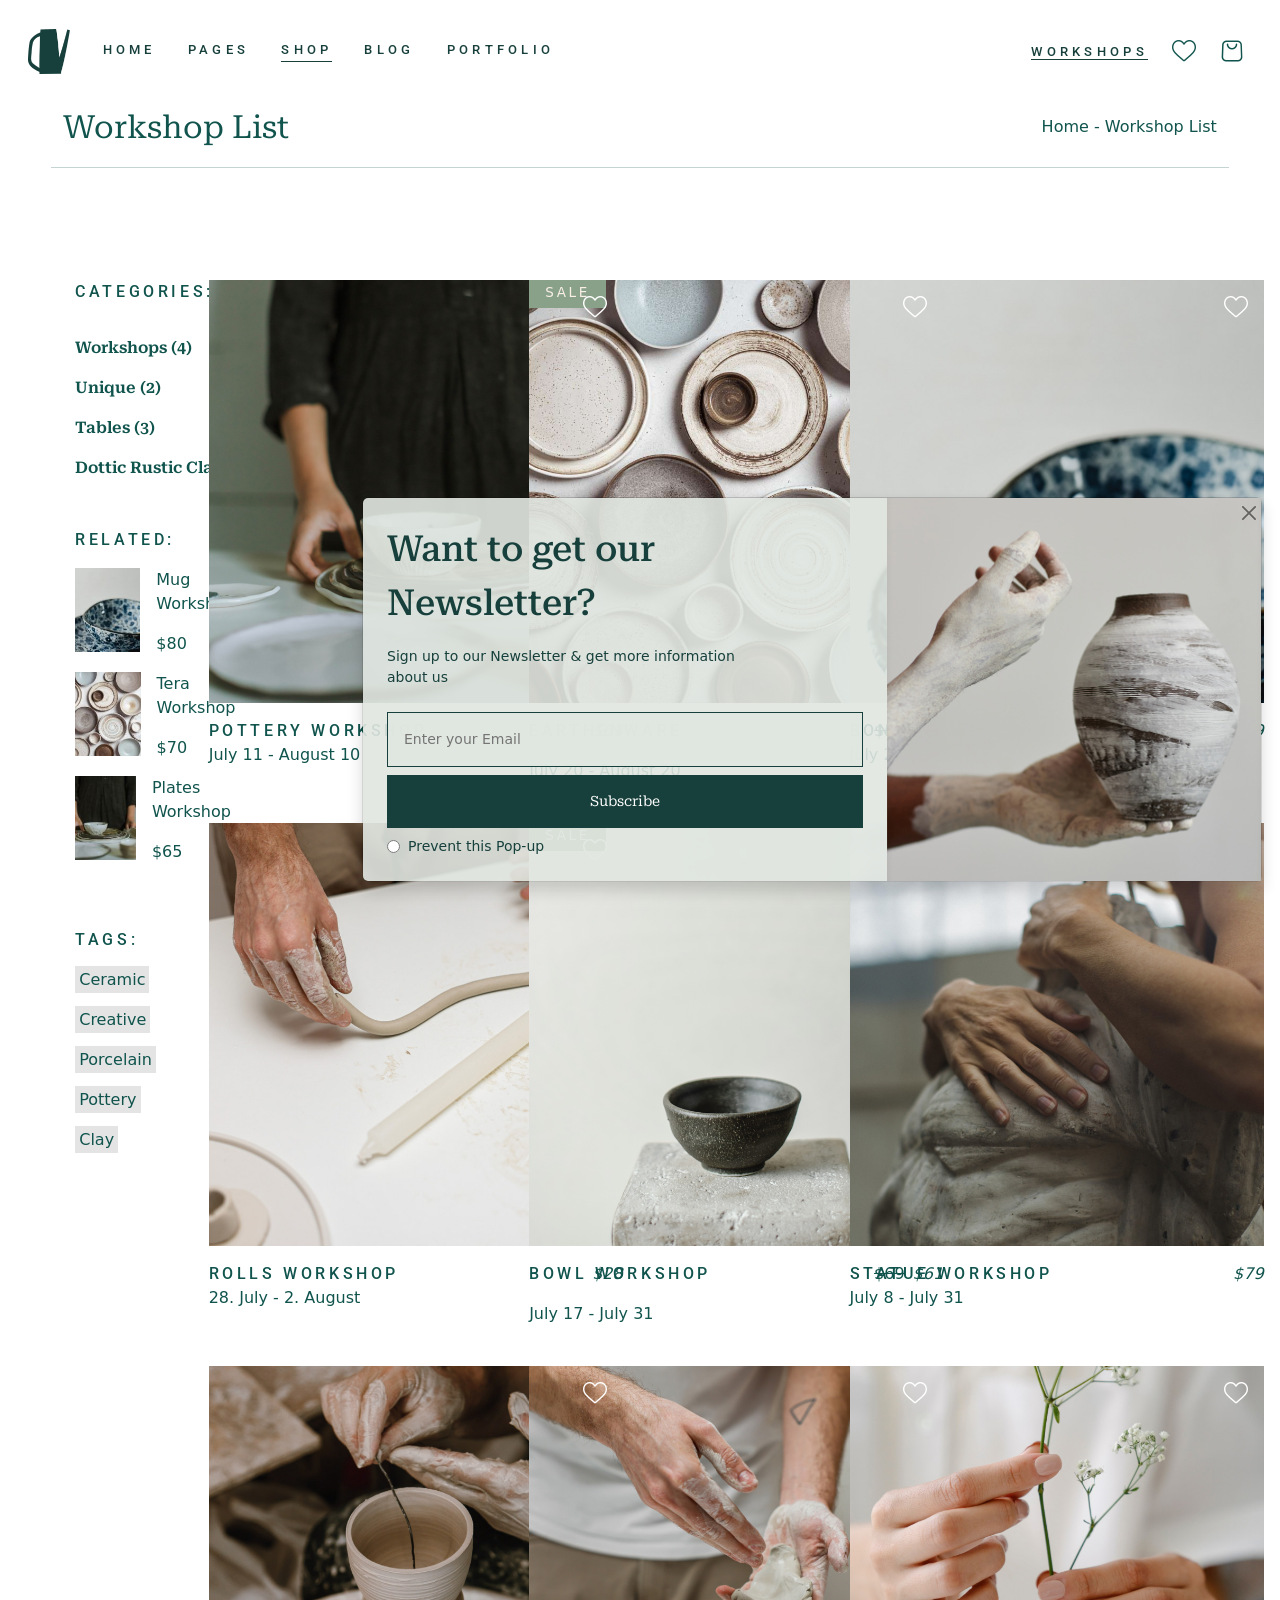
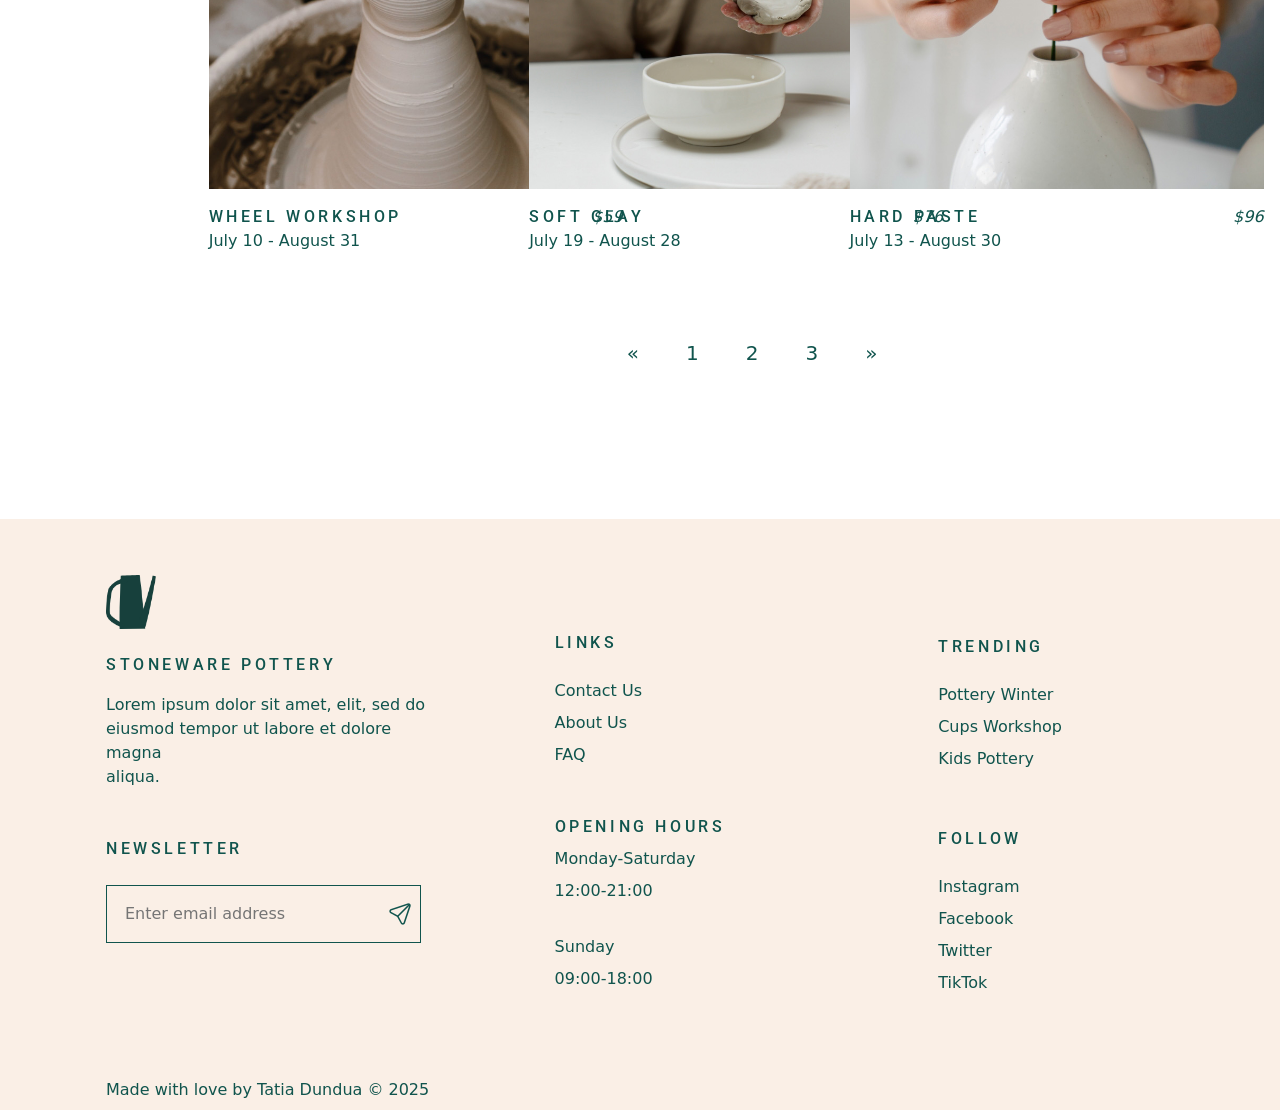
<file: pages/shop.html>
<!doctype html>
<html lang="en">
  <head>
    <meta charset="utf-8">
    <meta name="viewport" content="width=device-width, initial-scale=1">
    <title>Bootstrap demo</title>
    <link href="https://cdn.jsdelivr.net/npm/bootstrap@5.3.3/dist/css/bootstrap.min.css" rel="stylesheet" integrity="sha384-QWTKZyjpPEjISv5WaRU9OFeRpok6YctnYmDr5pNlyT2bRjXh0JMhjY6hW+ALEwIH" crossorigin="anonymous">
    <link rel="stylesheet" href="../styles/navbar.css">
    <link rel="stylesheet" href="../styles/shop.css">

    <link rel="stylesheet" href="https://cdnjs.cloudflare.com/ajax/libs/OwlCarousel2/2.3.4/assets/owl.carousel.min.css">
    <link rel="stylesheet" href="https://cdnjs.cloudflare.com/ajax/libs/OwlCarousel2/2.3.4/assets/owl.theme.default.min.css">
  </head>
  

  <body>
    <nav class="navbar navbar-expand-xl  py-lg-4 px-lg-3" id="section_1">
        <div class="container-fluid">
          <!-- ! BRAND  -->
          <a class="navbar-brand" href="../index.html">
            <img  src="../icons/logo-dark.png" alt="">
          </a>

        <!-- ! HAMBURGER -->
        <button class="navbar-toggler" type="button" data-bs-toggle="collapse" data-bs-target="#navbarSupportedContent" aria-controls="navbarSupportedContent" aria-expanded="false" aria-label="Toggle navigation">
          <span class="navbar-toggler-icon"></span>
        </button>

        <button button type="button" class="btn-close d-xl-none offcanvas_icon" aria-label="Close" style="display: none;"></button>
         
        <!-- ! NAVBAR  -->
          <div class="collapse navbar-collapse justify-content-between" id="navbarSupportedContent">
            <ul class="navbar-nav border-hover gap-3  ">
                <!--! HOME  -->
                <li class="nav-item dropdown">
                    <!--! HOME LINK  -->
                    <a class="nav-link dropdown-toggle d-flex justify-content-between hamburger_home " href="../index.html" role="button" data-bs-toggle="dropdown" aria-expanded="false">
                      <span>HOME</span>
                      <img class="d-xl-none" src="../icons/next.png" alt="">
                    </a>
                    <!--! HOME ITEMS  -->
                    <ul class="dropdown-menu lh-lg py-xl-4">
                        <li><a class="dropdown-item " href="../index.html">Pottery Workshops</a></li>
                        <li><a class="dropdown-item " href="../index.html">Ceramics Showcase</a></li>
                        <li><a class="dropdown-item " href="../index.html">Porcelain Store</a></li>
                        <li><a class="dropdown-item " href="../index.html">Landing</a></li>
                    </ul>
                </li>

                <!-- ! PAGES -->
                <li class="nav-item dropdown">
                    <!-- ! PAGES LINK -->
                    <a class="nav-link dropdown-toggle d-flex justify-content-between" href="#" role="button" data-bs-toggle="dropdown" aria-expanded="false">
                        <span>PAGES</span>
                      <img  class="d-xl-none " src="../icons/next.png" alt="">

                    </a>
                    <!-- ! PAGES ITEMS -->
                    <ul class="dropdown-menu  lh-lg py-xl-4">
                        <li><a class="dropdown-item " href="../pages/about_me.html">About Me</a></li>
                        <li><a class="dropdown-item " href="../pages/about_us.html">About Us</a></li>
                        <li><a class="dropdown-item " href="../pages/our_team.html">Our Team</a></li>
                        <li><a class="dropdown-item " href="../pages/pricing_plans.html">Pricing Plans</a></li>
                        <li><a class="dropdown-item " href="../pages/contact_us.html">Contact Us</a></li>
                        <li><a class="dropdown-item " href="../pages/faq.html">FAQ Page</a></li>
                        <li><a  class="dropdown-item " href="../pages/coming_soon.html">Coming Soon</a></li>
                    </ul>
                </li>


                <!-- ! SHOP -->
                <li  class="nav-item dropdown d-none d-xl-block   ">
                  <!-- ! SHOP LINK (LARGE SCREEN) -->
                  <a class="nav-link dropdown-toggle d-flex justify-content-between always-border " href="#" role="button" data-bs-toggle="dropdown" aria-expanded="false">
                    <span>SHOP</span>
                  </a>
                  <!-- ! SHOP ITEMS -->
                  <div class="dropdown-menu section-dropdown d-flex lh-lg px-xl-5 py-xl-5">
                     <ul class="px-xl-5">
                          <li><a class="dropdown-item " href="">SHOP LISTS</a></li>
                          <li><a style="color: var(--light-green);" class="dropdown-item " href="../pages/shop.html">Workshop List</a></li>
                          <li><a class="dropdown-item " href="../pages/shop.html">Standard List</a></li>
                          <li><a class="dropdown-item " href="../pages/shop.html">Category List</a></li>
                      </ul>

                      <ul class="px-xl-5">
                          <li><a class="dropdown-item " href="../pages/shop.html">SHOP LAYOUTS</a></li>
                          <li><a class="dropdown-item " href="../pages/shop.html">Three Columns</a></li>
                          <li><a class="dropdown-item " href="../pages/shop.html">Four Columns</a></li>
                          <li><a class="dropdown-item " href="../pages/shop.html">Four Columns Wide</a></li>
                          <li><a class="dropdown-item " href="../pages/shop.html">Five Columns Wide</a></li>
                          <li><a class="dropdown-item " href="../pages/shop.html">Six Columns Wide</a></li>
                      </ul>

                      <ul class="px-xl-5">
                          <li><a class="dropdown-item " href="#">PRODUCT TYPES</a></li>
                          <li><a class="dropdown-item " href="../pages/product.html">Workshop Product</a></li>
                          <li><a class="dropdown-item " href="../pages/product.html">Standard Product</a></li>
                          <li><a class="dropdown-item " href="../pages/product.html">Variable Product</a></li>
                          <li><a class="dropdown-item " href="../pages/product.html">Grouped Product</a></li>
                          <li><a class="dropdown-item " href="../pages/product.html">Popular Product</a></li>
                          <li><a class="dropdown-item " href="../pages/product.html">New Product</a></li>
                          <li><a class="dropdown-item " href="../pages/product.html">Sold Product</a></li>
                          <li><a class="dropdown-item " href="../pages/product.html">Sale Product</a></li>
                      </ul>

                      
                      <ul class="px-xl-5">
                          <li><a class="dropdown-item " href="#">SHOP PAGES</a></li>
                          <li><a class="dropdown-item " href="#">My Account</a></li>
                          <li><a class="dropdown-item " href="../pages/wishlist.html">Wishlist</a></li>
                          <li><a class="dropdown-item " href="#">Track Your Order</a></li>
                          <li><a class="dropdown-item " href="../pages/cart.html">Cart</a></li>
                          <li><a class="dropdown-item " href="#">Checkout</a></li>
                      </ul>
                      <ul style="color: var(--dark-green);" class="px-xl-5">
                          <li>
                              <a class="dropdown-item " href="#">
                                  <div class="moving_img">
                                      <img src="../icons/heart_white.png" alt="">
                                      <div class="add_to_cart">Add to cart</div>
                                  </div>
                              </a>
                          </li>
                          <li class="d-flex"><a class="dropdown-item " href="#" id="img_title">TEASET WORKSHOP </a>$87</li>
                          <li >26.January</li>
                      </ul>
                  </div>

                <!-- ! SHOP (HAMBURGER) -->
                <li class="nav-item dropdown d-xl-none additional_dropdown">
                  <!-- ! SHOP LINK ( SHOP HAMBURGER) -->
                  <a class="nav-link dropdown-toggle d-flex justify-content-between" href="#" role="button" data-bs-toggle="dropdown" aria-expanded="false">
                    <span>SHOP</span>
                    <img  class="d-xl-none " src="../icons/next.png" alt="">
                  </a>
                  <!-- ! SHOP DROPDOWNS (SHOP HAMBURGER ) -->
                  <ul class="dropdown-menu  d-xl-none">

                      <!-- ! SHOP LISTS (SHOP HAMBURGER) -->
                      <li class="dropdown-submenu">
                        <a class="dropdown-item " href="#">Shop Lists
                            <img src="../icons/next.png" alt="">
                        </a>
                        <ul class="dropdown-menu">
                          <li><a style="color: var(--light-green);" class="dropdown-item" href="../pages/shop.html">Workshop List</a></li>
                          <li><a class="dropdown-item" href="../pages/shop.html">Standard List</a></li>
                          <li><a class="dropdown-item" href="../pages/shop.html">Category List</a></li>
                        </ul>
                      </li>

                      <!-- ! SHOP LAYOUTS (SHOP HAMBURGER) -->
                      <li class="dropdown-submenu">
                        <a class="dropdown-item " href="#">Shop Layouts
                            <img src="../icons/next.png" alt="">
                        </a>
                        <ul class="dropdown-menu">
                          <li><a class="dropdown-item" href="../pages/shop.html">Three Columns</a></li>
                          <li><a class="dropdown-item" href="../pages/shop.html">Four Columns</a></li>
                          <li><a class="dropdown-item" href="../pages/shop.html">Four Columns Wide</a></li>
                          <li><a class="dropdown-item" href="../pages/shop.html">Five Columns Wide</a></li>
                          <li><a class="dropdown-item" href="../pages/shop.html">Six Columns Wide</a></li>
                        </ul>
                      </li>

                      <!-- ! PRODUCT TYPES (SHOP HAMBURGER) -->
                      <li class="dropdown-submenu">
                          <a class="dropdown-item " href="#">Product Types
                              <img src="../icons/next.png" alt="">
                          </a>
                          <ul class="dropdown-menu">
                            <li><a class="dropdown-item" href="../pages/product.html">Workshop Product</a></li>
                            <li><a class="dropdown-item" href="../pages/product.html">Standard Product</a></li>
                            <li><a class="dropdown-item" href="../pages/product.html">Variable Product</a></li>
                            <li><a class="dropdown-item" href="../pages/product.html">Grouped Product</a></li>
                            <li><a class="dropdown-item" href="../pages/product.html">Popular Product</a></li>
                            <li><a class="dropdown-item" href="../pages/product.html">New Product</a></li>
                            <li><a class="dropdown-item" href="../pages/product.html">Sold Product</a></li>
                            <li><a class="dropdown-item" href="../pages/product.html">Sale Product</a></li>
                          </ul>
                      </li>

                      <!-- ! SHOP PAGES (SHOP HAMBURGER) -->
                      <li class="dropdown-submenu">
                          <a class="dropdown-item " href="#">Shop Pages
                              <img src="../icons/next.png" alt="">
                          </a>
                          <ul class="dropdown-menu">
                            <li><a class="dropdown-item" href="#">My Account</a></li>
                            <li><a class="dropdown-item" href="../pages/wishlist.html">Wishlist</a></li>
                            <li><a class="dropdown-item" href="#">Track Your Order</a></li>
                            <li><a class="dropdown-item" href="../pages/cart.html">Cart</a></li>
                            <li><a class="dropdown-item" href="#">Checkout</a></li>
                          </ul>
                      </li>
                  </ul>
                </li>

              </li>

                <!-- ! BLOG -->
                <li class="nav-item dropdown additional_dropdown">
                    <!-- ! BLOG LINK-->
                    <a class="nav-link dropdown-toggle d-flex justify-content-between" href="#" role="button" data-bs-toggle="dropdown" aria-expanded="false">
                      <span>BLOG</span>
                      <img  class="d-xl-none " src="../icons/next.png" alt="">
                    </a>
                    <!-- ! BLOG ITEMS-->
                    <ul class="dropdown-menu lh-lg py-xl-4">
                        <li><a class="dropdown-item " href="#">Right Sidebar</a></li>
                        <li><a class="dropdown-item " href="#">Left Sidebar</a></li>
                        <li><a class="dropdown-item " href="#">No Sidebar</a></li>
                        <!-- ! ADDITIONAL DROPDOWN ITEM (BLOG ITEMS)-->
                        <li class="dropdown-submenu">
                            <a class="dropdown-item " href="#">Post Formats
                                <img src="../icons/next.png" alt="">
                            </a>
                            <ul class="dropdown-menu">
                                <li><a class="dropdown-item" href="#">Standard Post</a></li>
                                <li><a class="dropdown-item" href="#">Gallery Post</a></li>
                                <li><a class="dropdown-item" href="#">Link Post</a></li>
                                <li><a class="dropdown-item" href="#">Quote Post</a></li>
                                <li><a class="dropdown-item" href="#">Audio Post</a></li>
                                <li><a class="dropdown-item" href="#">Video Post</a></li>
                                <li><a class="dropdown-item" href="#">No Sidebar Post</a></li>

                            </ul>
                        </li>
                    </ul>
                </li>

                <!-- ! PORTFOLIO -->
                <li class="nav-item dropdown additional_dropdown">
                  <!-- ! PORTFOLIO LINK -->
                  <a class="nav-link dropdown-toggle d-flex justify-content-between" href="#" role="button" data-bs-toggle="dropdown" aria-expanded="false">
                    <span>PORTFOLIO</span>
                    <img  class="d-xl-none " src="../icons/next.png" alt="">
                  </a>
                  <!-- ! PORTFOLIO ITEMS -->
                  <ul class="dropdown-menu lh-lg py-xl-4">
                      <li><a class="dropdown-item " href="../pages/gallery_list.html">Standard List</a></li>
                      <li><a class="dropdown-item " href="../pages/gallery_list.html">Gallery List</a></li>
                      <!-- ! ADDITIONAL DROPDOWN ITEM (PORTFOLIO ITEMS) -->
                      <li class="dropdown-submenu">
                          <a class="dropdown-item " href="#">List Layouts
                              <img src="../icons/next.png" alt="">
                          </a>
                          <ul class="dropdown-menu">
                              <li><a class="dropdown-item" href="../pages/gallery_list.html">Two Columns</a></li>
                              <li><a class="dropdown-item" href="../pages/gallery_list.html">Three Columns</a></li>
                              <li><a class="dropdown-item" href="../pages/gallery_list.html">Four Columns Wide</a></li>
                              <li><a class="dropdown-item" href="../pages/gallery_list.html">Five Columns Wide</a></li>
                          </ul>
                      </li>
                      <!-- ! ADDITIONAL DROPDOWN ITEM (PORTFOLIO ITEMS) -->
                      <li class="dropdown-submenu">
                          <a class="dropdown-item " href="#">Single Types
                              <img src="../icons/next.png" alt="">
                          </a>
                          <ul class="dropdown-menu">
                              <li><a class="dropdown-item" href="../pages/gallery_list.html">Small Images</a></li>
                              <li><a class="dropdown-item" href="../pages/gallery_list.html">Small Slider</a></li>
                              <li><a class="dropdown-item" href="../pages/gallery_list.html">Big Images</a></li>
                              <li><a class="dropdown-item" href="../pages/gallery_list.html">Big Slider</a></li>
                              <li><a class="dropdown-item" href="../pages/gallery_list.html">Gallery</a></li>
                          </ul>
                      </li>
                  </ul>
              </li>
            </ul>

            <!-- ! SECOND PART OF NAVBAR  -->
            <ul class="navbar-nav gap-2 ">
                <!-- ! WORKSHOPS -->
                <li class="nav-item d-none d-xl-block ">
                    <!-- ! WORKSHOPS LINK -->
                    <a class="nav-link active always-border" aria-current="page" href="../pages/workshops.html">
                        <span class="workshops_navbar">WORKSHOPS</span>
                    </a>
                </li>

                <!-- ! HEART ICON -->
                <li class="nav-item d-none d-xl-block" >
                    <!-- ! HEART LINK-->
                    <a class="nav-link  active" aria-current="page" href="../pages/wishlist.html">
                      <img src="../icons/heart.png" alt="">
                    </a>
                </li>
    
                <!-- ! CART ICON -->
                <li  class="nav-item  hamburger_cart  ">
                    <!-- ! CART LINK-->
                    <a class="nav-link  active" aria-current="page" href="../pages/cart.html">
                      <img src="../icons/shopping-bag.png" alt="">
                      <span class="d-xl-none">CART</span>
                    </a>
                </li>

            </ul>

          </div>
        </div>
    </nav>

    <div class="toast-container position-fixed ">
        <div id="liveToast" class="toast" role="alert" aria-live="assertive" aria-atomic="true">
  
          <div class="toast-body m-0 p-0 ">
            <div class="container-fluid ">
              <div class="row">
                <button type="button" class="btn-close position-fixed end-0 p-2  me-3 bg-transparent " data-bs-dismiss="toast" aria-label="Close"></button>
                <div class="col-lg-7 col-12 p-4">
                  <img src="../img/popup-img-2.jpg" alt="" class="d-block d-lg-none " height="50%" width="100%">
                  <p class="toast_title">Want to get our Newsletter?</p>
                  <p class="w-75 mb -lg-5 mb-4">Sign up to our Newsletter & get more information about us</p>
                  <input type="email" class="p-3 w-100 mb-2 border-none" placeholder="Enter your Email">
                  <button type="button" class="p-3 mb-2 w-100"><span>Subscribe</span></button>
                  <div class="d-flex align-items-center gap-2">
                    <input type="radio">
                    <p class=" my-auto">Prevent this Pop-up</p>
                  </div>
                </div>
                <div class="col-lg-5 col-12 img_pop_column "></div>
              </div>
            </div>
          </div>
        </div>
      </div>


    <section>
        <div class="container-fluid" id="container_92">
            <div class="row">
                <div class="col d-flex justify-content-between align-items-center">
                    <p class="fs-2 cart">Workshop List</p>
                    <p><a class="text-decoration-none" href="../index.html">Home</a> - Workshop List</p>
                </div>
                <hr class="py-5">
            </div>
            
            <div class="row m-0 p-0">
                <div class="col-xl-2 col-12 order-xl-1 order-2 d-flex flex-column  align-items-xl-start align-items-center ">
                    <div class="d-flex flex-xl-column gap-5">
                        <div class=" order-xl-1 order-2 categories d-flex flex-column gap-3 ">
                            <p id="img_title">CATEGORIES:</p>
                            <a href="" class="text-decoration-none fw-semibold">Workshops <span>(4)</span></a>
                            <a href="" class="text-decoration-none fw-semibold">Unique <span>(2)</span></a>
                            <a href="" class="text-decoration-none fw-semibold">Tables <span>(3)</span></a>
                            <a href="" class="text-decoration-none fw-semibold">Dottic Rustic Clay <span>(0)</span></a>
                        </div>

                        <div class="related order-xl-2 order-1  ">
                            <p class="" id="img_title">RELATED:</p>
    
                            <div class="d-flex gap-3 cursor-pointer" onclick="window.location.href='../pages/product.html';">
                                <div class="moving_img related_1"></div>
                                <div class="d-flex flex-column">
                                    <p>Mug Workshop</p>
                                    <p>$80</p>
                                </div>
                            </div>
    
                            <div class="d-flex gap-3 cursor-pointer" onclick="window.location.href='../pages/product.html';">
                                <div class="moving_img related_2"></div>
                                <div class="d-flex flex-column">
                                    <p>Tera Workshop</p>
                                    <p>$70</p>
                                </div>
                            </div>
    
                            <div class="d-flex gap-3 cursor-pointer" onclick="window.location.href='../pages/product.html';">
                                <div class="moving_img related_3"></div>
                                <div class="d-flex flex-column">
                                    <p>Plates Workshop</p>
                                    <p>$65</p>
                                </div>
                            </div>
                        </div>


                    </div>

                    <p class="mt-5 " id="img_title">TAGS:</p>
                    <div class="tags d-flex flex-xl-column gap-3 mb-5">
                        <div>
                            <a class="text-decoration-none p-1" href="">Ceramic</a>
                        </div>

                        <div>
                            <a class="text-decoration-none p-1" href="">Creative</a>
                        </div>

                        <div>
                            <a class="text-decoration-none p-1" href="">Porcelain</a>
                        </div>

                        <div>
                            <a class="text-decoration-none p-1" href="">Pottery</a>

                        </div>

                        <div>
                            <a class="text-decoration-none p-1" href="">Clay</a>

                        </div>

                    </div>
                </div>

                <div class="col-xl-10 col-12  m-0 p-0 order-xl-2 order-1">
                    <div class="row m-0 p-0 ">
                        <div class="col-lg-4 col-md-6 col-12 d-flex flex-column align-items-center mb-4 px-lg-3">
                            <div class="cursor-pointer" onclick="window.location.href='../pages/product.html';" >
                              <div class="moving_img workshop_1 ">
                                <img src="../icons/heart_white.png" alt="">
                                <div class="add_to_cart">Add to cart</div>
                              </div>
                              <div class="d-flex justify-content-between mt-3">
                                <a class="text-decoration-none" href="#" id="img_title">POTTERY WORKSHOP </a><i>$63</i>
                              </div>
                              <p >July 11 - August 10</p>
                            </div>
                        </div>
    
                        <div class="col-lg-4 col-md-6 col-12 d-flex flex-column align-items-center mb-4 px-lg-3">
                            <div class="cursor-pointer" onclick="window.location.href='../pages/product.html';"  >
                              <div class="moving_img workshop_2 ">
                                <img src="../icons/heart_white.png" alt="">
                                <div class="add_to_cart">Add to cart</div>
                                <a class=" px-3 py-2 fw-medium popular_button text-decoration-none " href="#" >SALE </a>
                              </div>
                              <div class="d-flex justify-content-between mt-3">
                                <a class="text-decoration-none" href="#" id="img_title">EARTHENWARE </a>
                                <div class="d-flex gap-2">
                                    <p class="text-decoration-line-through">$63</p>
                                    <i>$45</i>
                                </div>
                              </div>
                              <p >July 20 - August 20</p>
                            </div>
                        </div>
    
                        <div class="col-lg-4 col-md-6 col-12 d-flex flex-column align-items-center mb-4 px-lg-3">
                            <div class="cursor-pointer" onclick="window.location.href='../pages/product.html';"  >
                              <div class="moving_img workshop_3 ">
                                <img src="../icons/heart_white.png" alt="">
                                <div class="add_to_cart">Add to cart</div>
                              </div>
                              <div class="d-flex justify-content-between mt-3">
                                <a class="text-decoration-none" href="#" id="img_title">BONE CHINA </a><i>$49</i>
                              </div>
                              <p >July 20 - July 31</p>
                            </div>
                        </div>

                        <div class="col-lg-4 col-md-6 col-12 d-flex flex-column align-items-center mb-4 px-lg-3">
                            <div class="cursor-pointer" onclick="window.location.href='../pages/product.html';" >
                              <div class="moving_img workshop_4 ">
                                <img src="../icons/heart_white.png" alt="">
                                <div class="add_to_cart">Add to cart</div>
                              </div>
                              <div class="d-flex justify-content-between mt-3">
                                <a class="text-decoration-none" href="#" id="img_title">ROLLS WORKSHOP </a><i>$28</i>
                              </div>
                              <p >28. July - 2. August</p>
                            </div>
                        </div>
    
                        <div class="col-lg-4 col-md-6 col-12 d-flex flex-column align-items-center mb-4 px-lg-3">
                            <div class="cursor-pointer" onclick="window.location.href='../pages/product.html';" >
                              <div class="moving_img workshop_5 ">
                                <img src="../icons/heart_white.png" alt="">
                                <div class="add_to_cart">Add to cart</div>
                                <a class=" px-3 py-2 fw-medium popular_button text-decoration-none " href="#" >SALE </a>
                              </div>
                              <div class="d-flex justify-content-between mt-3">
                                <a class="text-decoration-none" href="#" id="img_title">BOWL WORKSHOP </a>
                                <div class="d-flex gap-2">
                                    <p class="text-decoration-line-through">$69</p>
                                    <i>$61</i>
                                </div>
                              </div>
                              <p >July 17 - July 31</p>
                            </div>
                        </div>
    
                        <div class="col-lg-4 col-md-6 col-12 d-flex flex-column align-items-center mb-4 px-lg-3">
                            <div class="cursor-pointer" onclick="window.location.href='../pages/product.html';" >
                              <div class="moving_img workshop_6 ">
                                <img src="../icons/heart_white.png" alt="">
                                <div class="add_to_cart">Add to cart</div>
                              </div>
                              <div class="d-flex justify-content-between mt-3">
                                <a class="text-decoration-none" href="#" id="img_title">STATUE WORKSHOP </a><i>$79</i>
                              </div>
                              <p >July 8 - July 31</p>
                            </div>
                        </div>

                        <div class="col-lg-4 col-md-6 col-12 d-flex flex-column align-items-center mb-4 px-lg-3">
                            <div class="cursor-pointer" onclick="window.location.href='../pages/product.html';" >
                              <div class="moving_img workshop_7 ">
                                <img src="../icons/heart_white.png" alt="">
                                <div class="add_to_cart">Add to cart</div>
                              </div>
                              <div class="d-flex justify-content-between mt-3">
                                <a class="text-decoration-none" href="#" id="img_title">WHEEL WORKSHOP </a><i>$59</i>
                              </div>
                              <p >July 10 - August 31</p>
                            </div>
                        </div>
    
                        <div class="col-lg-4 col-md-6 col-12 d-flex flex-column align-items-center mb-4 px-lg-3">
                            <div class="cursor-pointer" onclick="window.location.href='../pages/product.html';" >
                              <div class="moving_img workshop_8 ">
                                <img src="../icons/heart_white.png" alt="">
                                <div class="add_to_cart">Add to cart</div>
                              </div>
                              <div class="d-flex justify-content-between mt-3">
                                <a class="text-decoration-none" href="#" id="img_title">SOFT CLAY </a><i>$76</i>
                              </div>
                              <p >July 19 - August 28</p>
                            </div>
                        </div>
    
                        <div class="col-lg-4 col-md-6 col-12 d-flex flex-column align-items-center mb-4 px-lg-3">
                            <div class="cursor-pointer" onclick="window.location.href='../pages/product.html';" >
                              <div class="moving_img workshop_9 ">
                                <img src="../icons/heart_white.png" alt="">
                                <div class="add_to_cart">Add to cart</div>
                              </div>
                              <div class="d-flex justify-content-between mt-3">
                                <a class="text-decoration-none" href="#" id="img_title">HARD PASTE </a><i>$96</i>
                              </div>
                              <p >July 13 - August 30</p>
                            </div>
                        </div>
                    </div>

                    <div class="row pages_row">
                        <div class="col d-flex justify-content-center">
                            <ul class="pages d-flex gap-5">
                                <li class="page-item">
                                    <a class="page-link fs-5" href="#" aria-label="Previous">
                                      <span aria-hidden="true">&laquo;</span>
                                    </a>
                                  </li>
                                  <li class="page-item"><a class="page-link fs-5" href="#">1</a></li>
                                  <li class="page-item"><a class="page-link fs-5" href="#">2</a></li>
                                  <li class="page-item"><a class="page-link fs-5" href="#">3</a></li>
                                  <li class="page-item">
                                    <a class="page-link fs-5" href="#" aria-label="Next">
                                      <span aria-hidden="true">&raquo;</span>
                                    </a>
                                  </li>
                            </ul>

                        </div>
                    </div>
                    
                </div>
            </div>
        </div>
    </section>

    <footer>
        <div class="container">
          <div class="row py-2 px-4 d-flex justify-content-between">
            <div class="col-lg-4 col-12 d-flex flex-column  ">
              <a class="text-decoration-none mb-4 mt-5" href="#">
                <img  src="../icons/logo-dark.png" alt="" width="50vh">
              </a>
  
              <a class="text-decoration-none mb-3" href="#" id="img_title">STONEWARE POTTERY </a>
              <p class="mb-5">Lorem ipsum dolor sit amet, elit, sed do <br> eiusmod tempor ut labore et dolore magna <br> aliqua. </p>
              <a class="text-decoration-none mb-4 " href="#" id="img_title">NEWSLETTER </a>
  
              <div class="d-flex align-items-center justify-content-between   email-box ">
                <div>
                  <input class=" mx-3 py-3" type="email" placeholder="Enter email address" aria-label="Email Address">
                </div>
                <img class="me-2" src="../icons/send.png" alt="">
              </div>
  
              <p class="mb-5 mb-lg-0">Made with love by <span class="position-relative footer_a_hover">Tatia Dundua </span> © 2025</p>
            </div>
  
  
            <div class="col-lg-4 col-md-6 col-12   d-flex flex-column justify-content-center align-items-lg-center mb-5 mb-lg-0 ">
              <div class="d-flex flex-column gap-5" >
                <div class="d-flex flex-column footer_border_hover lh-lg">
                  <a class="text-decoration-none mb-3 " href="#" id="img_title">LINKS </a>
                  <a class="text-decoration-none  position-relative" href="../pages/contact_us.html">Contact Us</a>
                  <a class="text-decoration-none  position-relative" href="../pages/about_us.html">About Us</a>
                  <a class="text-decoration-none  position-relative" href="../pages/faq.html">FAQ </a>
                </div>
    
                <div class="d-flex flex-column lh-1 ">
                  <a class="text-decoration-none mb-3" href="#" id="img_title">OPENING HOURS </a>
                  <p>Monday-Saturday</p>
                  <p>12:00-21:00</p> 
                  <p class="mt-4">Sunday</p>
                  <p>09:00-18:00</p>
                </div>
              </div>
  
            </div>
  
            <div class="col-lg-4 col-md-6 col-12   d-flex flex-column justify-content-center  align-items-lg-center">
              <div class="d-flex flex-column gap-5 trending_follow"  >
                <div class="d-flex flex-column footer_border_hover  lh-lg">
                  <a class="text-decoration-none mb-3" href="#" id="img_title">TRENDING </a>
                  <a class="text-decoration-none position-relative" href="">Pottery Winter</a>
                  <a class="text-decoration-none position-relative" href="">Cups Workshop</a>
                  <a class="text-decoration-none position-relative" href="">Kids Pottery</a>
                </div>
    
                <div class="d-flex flex-column footer_border_hover lh-lg me-5 ">
                  <a class="text-decoration-none mb-3" href="#" id="img_title"> FOLLOW </a>
                  <a class="text-decoration-none position-relative" href="https://www.instagram.com/">Instagram</a>
                  <a class="text-decoration-none position-relative" href="https://www.facebook.com/">Facebook</a>
                  <a class="text-decoration-none position-relative" href="https://x.com/?lang=en">Twitter</a>
                  <a class="text-decoration-none position-relative" href="https://www.tiktok.com/en/">TikTok</a>
                </div>
              </div>
              
            </div>
  
          </div>
        </div>
    </footer> 

    <button class="top-button" id="topButton">Top</button>

    <script src="https://cdnjs.cloudflare.com/ajax/libs/jquery/3.7.1/jquery.min.js"></script>
    <script src="https://cdn.jsdelivr.net/npm/bootstrap@5.3.3/dist/js/bootstrap.bundle.min.js" integrity="sha384-YvpcrYf0tY3lHB60NNkmXc5s9fDVZLESaAA55NDzOxhy9GkcIdslK1eN7N6jIeHz" crossorigin="anonymous"></script>

    <script>
      document.addEventListener("DOMContentLoaded", function () {
          const topButton = document.getElementById("topButton");
    
          window.addEventListener("scroll", function () {
              // Show or hide the top button based on scroll position
              if (window.scrollY > 0) {
                  topButton.style.display = "block";
              } else {
                  topButton.style.display = "none";
              }
          });
    
          // Scroll to the top on button click
          topButton.addEventListener("click", function () {
              window.scrollTo({
                  top: 0,
                  behavior: "smooth",
              });
          });
      });
    </script>
  
    <script>
      document.addEventListener('DOMContentLoaded', () => {
      const navbarContent = document.querySelector('#navbarSupportedContent');
      const offcanvasIcon = document.querySelector('.offcanvas_icon');
      const navbarToggler = document.querySelector('.navbar-toggler');

      // Show offcanvas icon when the menu is shown
      navbarContent.addEventListener('shown.bs.collapse', () => {
          offcanvasIcon.style.display = 'block';
      });

      // Hide offcanvas icon when the menu is hidden
      navbarContent.addEventListener('hidden.bs.collapse', () => {
          offcanvasIcon.style.display = 'none';
      });

      // Close the menu when the offcanvas icon is clicked
      offcanvasIcon.addEventListener('click', () => {
          navbarToggler.click(); // Simulate clicking the hamburger button
      });
      });

    </script>

    <script>
      // JavaScript to trigger the toast when the page loads
      window.onload = function() {
        var toast = new bootstrap.Toast(document.getElementById('liveToast'));
        toast.show();
      };
    </script>
    
  </body>
</html>
</file>
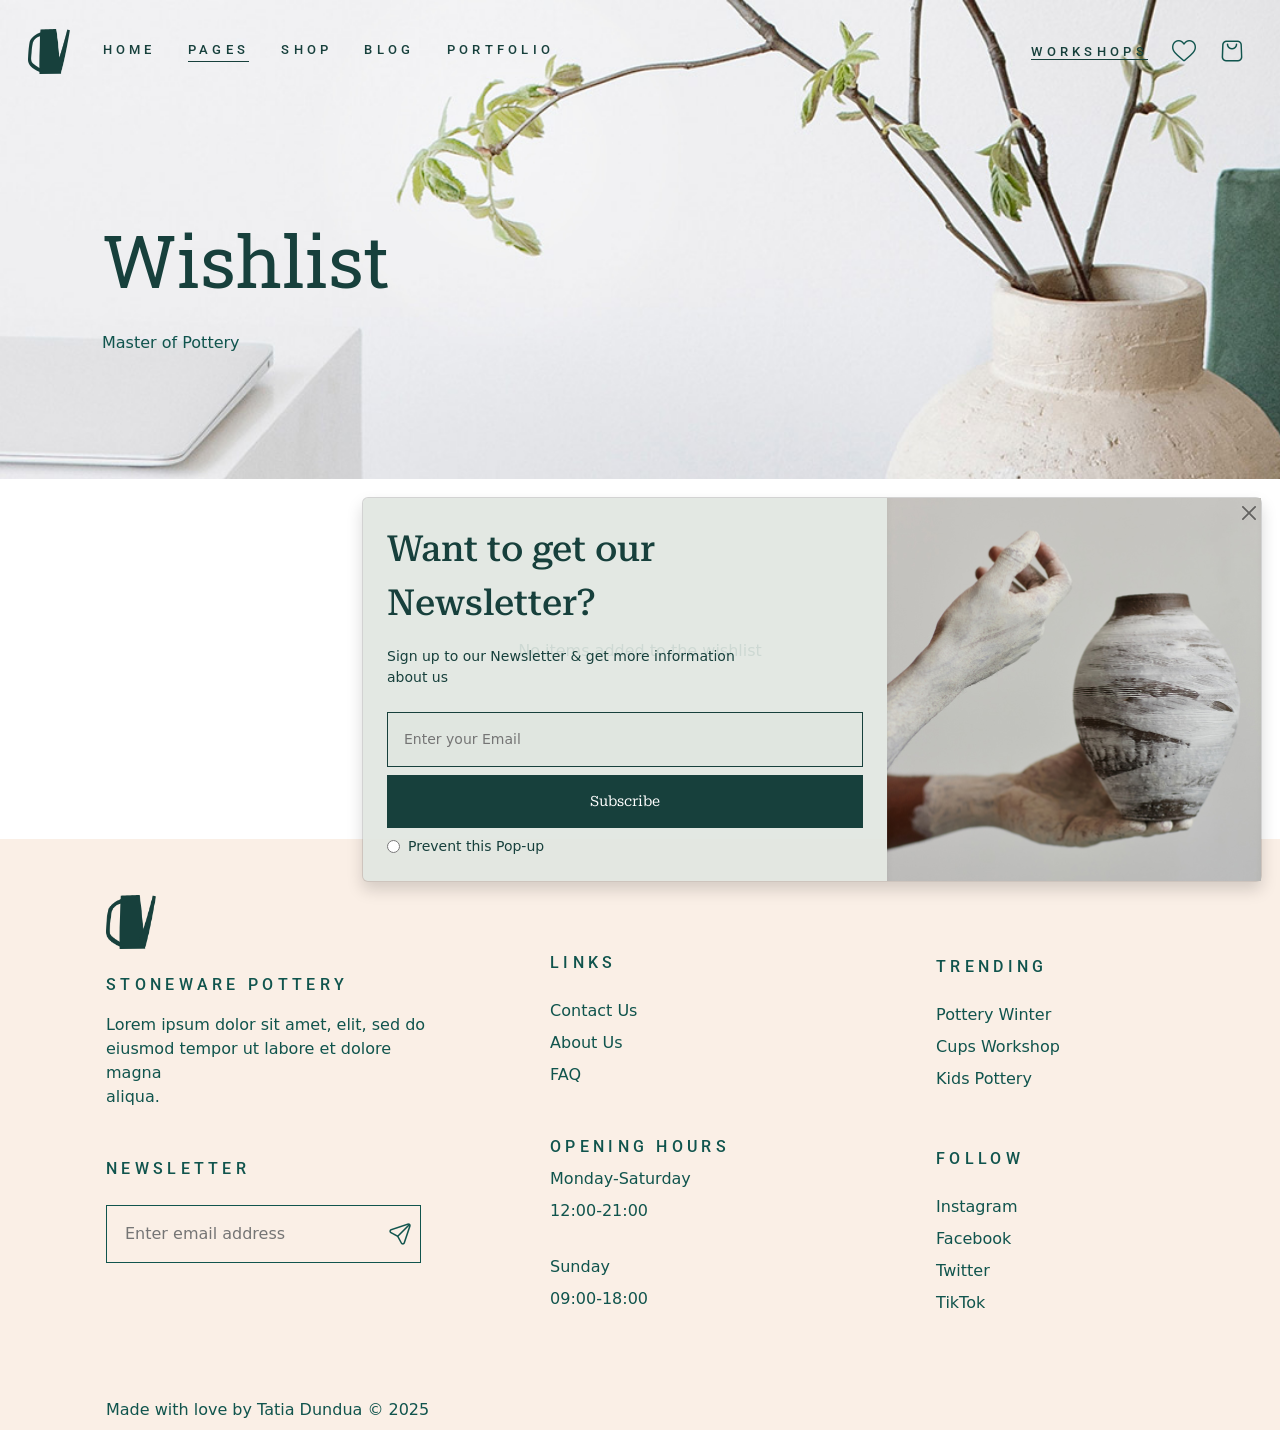
<file: pages/wishlist.html>
<!doctype html>
<html lang="en">
  <head>
    <meta charset="utf-8">
    <meta name="viewport" content="width=device-width, initial-scale=1">
    <title>Bootstrap demo</title>
    <link href="https://cdn.jsdelivr.net/npm/bootstrap@5.3.3/dist/css/bootstrap.min.css" rel="stylesheet" integrity="sha384-QWTKZyjpPEjISv5WaRU9OFeRpok6YctnYmDr5pNlyT2bRjXh0JMhjY6hW+ALEwIH" crossorigin="anonymous">
    <link rel="stylesheet" href="../styles/navbar.css">
    <link rel="stylesheet" href="../styles/wishlist.css">

    <link rel="stylesheet" href="https://cdnjs.cloudflare.com/ajax/libs/OwlCarousel2/2.3.4/assets/owl.carousel.min.css">
    <link rel="stylesheet" href="https://cdnjs.cloudflare.com/ajax/libs/OwlCarousel2/2.3.4/assets/owl.theme.default.min.css">
  </head>

  <body>
    <nav class="navbar navbar-expand-xl  py-lg-4 px-lg-3" id="section_1">
        <div class="container-fluid">
          <!-- ! BRAND  -->
          <a class="navbar-brand" href="../index.html">
            <img  src="../icons/logo-dark.png" alt="">
          </a>

        <!-- ! HAMBURGER -->
        <button class="navbar-toggler" type="button" data-bs-toggle="collapse" data-bs-target="#navbarSupportedContent" aria-controls="navbarSupportedContent" aria-expanded="false" aria-label="Toggle navigation">
          <span class="navbar-toggler-icon"></span>
        </button>

        <button button type="button" class="btn-close d-xl-none offcanvas_icon" aria-label="Close" style="display: none;"></button>
         
        <!-- ! NAVBAR  -->
          <div class="collapse navbar-collapse justify-content-between" id="navbarSupportedContent">
            <ul class="navbar-nav border-hover gap-3  ">
                <!--! HOME  -->
                <li class="nav-item dropdown">
                    <!--! HOME LINK  -->
                    <a class="nav-link dropdown-toggle d-flex justify-content-between hamburger_home " href="../index.html" role="button" data-bs-toggle="dropdown" aria-expanded="false">
                      <span>HOME</span>
                      <img class="d-xl-none" src="../icons/next.png" alt="">
                    </a>
                    <!--! HOME ITEMS  -->
                    <ul class="dropdown-menu lh-lg py-xl-4">
                        <li><a class="dropdown-item " href="../index.html">Pottery Workshops</a></li>
                        <li><a class="dropdown-item " href="../index.html">Ceramics Showcase</a></li>
                        <li><a class="dropdown-item " href="../index.html">Porcelain Store</a></li>
                        <li><a class="dropdown-item " href="../index.html">Landing</a></li>
                    </ul>
                </li>

                <!-- ! PAGES -->
                <li class="nav-item dropdown">
                    <!-- ! PAGES LINK -->
                    <a class="nav-link dropdown-toggle d-flex justify-content-between always-border" href="#" role="button" data-bs-toggle="dropdown" aria-expanded="false">
                        <span>PAGES</span>
                      <img  class="d-xl-none " src="../icons/next.png" alt="">

                    </a>
                    <!-- ! PAGES ITEMS -->
                    <ul class="dropdown-menu  lh-lg py-xl-4">
                        <li><a class="dropdown-item " href="../pages/about_me.html">About Me</a></li>
                        <li><a class="dropdown-item " href="../pages/about_us.html">About Us</a></li>
                        <li><a class="dropdown-item " href="../pages/our_team.html">Our Team</a></li>
                        <li><a class="dropdown-item " href="../pages/pricing_plans.html">Pricing Plans</a></li>
                        <li><a class="dropdown-item " href="../pages/contact_us.html">Contact Us</a></li>
                        <li><a class="dropdown-item " href="../pages/faq.html">FAQ Page</a></li>
                        <li><a  class="dropdown-item " href="../pages/coming_soon.html">Coming Soon</a></li>
                    </ul>
                </li>


                <!-- ! SHOP -->
                <li  class="nav-item dropdown d-none d-xl-block   ">
                    <!-- ! SHOP LINK (LARGE SCREEN) -->
                    <a class="nav-link dropdown-toggle " href="#" role="button" data-bs-toggle="dropdown" aria-expanded="false">
                      SHOP
                    </a>
                    <!-- ! SHOP ITEMS -->
                    <div class="dropdown-menu section-dropdown d-flex lh-lg px-xl-5 py-xl-5">
                       <ul class="px-xl-5">
                            <li><a class="dropdown-item " href="">SHOP LISTS</a></li>
                            <li><a class="dropdown-item " href="../pages/shop.html">Workshop List</a></li>
                            <li><a class="dropdown-item " href="../pages/shop.html">Standard List</a></li>
                            <li><a class="dropdown-item " href="../pages/shop.html">Category List</a></li>
                        </ul>

                        <ul class="px-xl-5">
                            <li><a class="dropdown-item " href="../pages/shop.html">SHOP LAYOUTS</a></li>
                            <li><a class="dropdown-item " href="../pages/shop.html">Three Columns</a></li>
                            <li><a class="dropdown-item " href="../pages/shop.html">Four Columns</a></li>
                            <li><a class="dropdown-item " href="../pages/shop.html">Four Columns Wide</a></li>
                            <li><a class="dropdown-item " href="../pages/shop.html">Five Columns Wide</a></li>
                            <li><a class="dropdown-item " href="../pages/shop.html">Six Columns Wide</a></li>
                        </ul>

                        <ul class="px-xl-5">
                            <li><a class="dropdown-item " href="#">PRODUCT TYPES</a></li>
                            <li><a class="dropdown-item " href="../pages/product.html">Workshop Product</a></li>
                            <li><a class="dropdown-item " href="../pages/product.html">Standard Product</a></li>
                            <li><a class="dropdown-item " href="../pages/product.html">Variable Product</a></li>
                            <li><a class="dropdown-item " href="../pages/product.html">Grouped Product</a></li>
                            <li><a class="dropdown-item " href="../pages/product.html">Popular Product</a></li>
                            <li><a class="dropdown-item " href="../pages/product.html">New Product</a></li>
                            <li><a class="dropdown-item " href="../pages/product.html">Sold Product</a></li>
                            <li><a class="dropdown-item " href="../pages/product.html">Sale Product</a></li>
                        </ul>

                        
                        <ul class="px-xl-5">
                            <li><a class="dropdown-item " href="#">SHOP PAGES</a></li>
                            <li><a class="dropdown-item " href="#">My Account</a></li>
                            <li><a class="dropdown-item " href="../pages/wishlist.html">Wishlist</a></li>
                            <li><a class="dropdown-item " href="#">Track Your Order</a></li>
                            <li><a class="dropdown-item " href="../pages/cart.html">Cart</a></li>
                            <li><a class="dropdown-item " href="#">Checkout</a></li>
                        </ul>
                        <ul style="color: var(--dark-green);" class="px-xl-5">
                            <li>
                                <a class="dropdown-item " href="#">
                                    <div class="moving_img">
                                        <img src="../icons/heart_white.png" alt="">
                                        <div class="add_to_cart">Add to cart</div>
                                    </div>
                                </a>
                            </li>
                            <li class="d-flex"><a class="dropdown-item " href="#" id="img_title">TEASET WORKSHOP </a>$87</li>
                            <li >26.January</li>
                        </ul>
                    </div>

                  <!-- ! SHOP (HAMBURGER) -->
                  <li class="nav-item dropdown d-xl-none additional_dropdown">
                    <!-- ! SHOP LINK ( SHOP HAMBURGER) -->
                    <a class="nav-link dropdown-toggle d-flex justify-content-between" href="#" role="button" data-bs-toggle="dropdown" aria-expanded="false">
                      <span>SHOP</span>
                      <img  class="d-xl-none " src="../icons/next.png" alt="">
                    </a>
                    <!-- ! SHOP DROPDOWNS (SHOP HAMBURGER ) -->
                    <ul class="dropdown-menu  d-xl-none">

                        <!-- ! SHOP LISTS (SHOP HAMBURGER) -->
                        <li class="dropdown-submenu">
                          <a class="dropdown-item " href="#">Shop Lists
                              <img src="../icons/next.png" alt="">
                          </a>
                          <ul class="dropdown-menu">
                            <li><a class="dropdown-item" href="../pages/shop.html">Workshop List</a></li>
                            <li><a class="dropdown-item" href="../pages/shop.html">Standard List</a></li>
                            <li><a class="dropdown-item" href="../pages/shop.html">Category List</a></li>
                          </ul>
                        </li>

                        <!-- ! SHOP LAYOUTS (SHOP HAMBURGER) -->
                        <li class="dropdown-submenu">
                          <a class="dropdown-item " href="#">Shop Layouts
                              <img src="../icons/next.png" alt="">
                          </a>
                          <ul class="dropdown-menu">
                            <li><a class="dropdown-item" href="../pages/shop.html">Three Columns</a></li>
                            <li><a class="dropdown-item" href="../pages/shop.html">Four Columns</a></li>
                            <li><a class="dropdown-item" href="../pages/shop.html">Four Columns Wide</a></li>
                            <li><a class="dropdown-item" href="../pages/shop.html">Five Columns Wide</a></li>
                            <li><a class="dropdown-item" href="../pages/shop.html">Six Columns Wide</a></li>
                          </ul>
                        </li>

                        <!-- ! PRODUCT TYPES (SHOP HAMBURGER) -->
                        <li class="dropdown-submenu">
                            <a class="dropdown-item " href="#">Product Types
                                <img src="../icons/next.png" alt="">
                            </a>
                            <ul class="dropdown-menu">
                              <li><a class="dropdown-item" href="../pages/product.html">Workshop Product</a></li>
                              <li><a class="dropdown-item" href="../pages/product.html">Standard Product</a></li>
                              <li><a class="dropdown-item" href="../pages/product.html">Variable Product</a></li>
                              <li><a class="dropdown-item" href="../pages/product.html">Grouped Product</a></li>
                              <li><a class="dropdown-item" href="../pages/product.html">Popular Product</a></li>
                              <li><a class="dropdown-item" href="../pages/product.html">New Product</a></li>
                              <li><a class="dropdown-item" href="../pages/product.html">Sold Product</a></li>
                              <li><a class="dropdown-item" href="../pages/product.html">Sale Product</a></li>
                            </ul>
                        </li>

                        <!-- ! SHOP PAGES (SHOP HAMBURGER) -->
                        <li class="dropdown-submenu">
                            <a class="dropdown-item " href="#">Shop Pages
                                <img src="../icons/next.png" alt="">
                            </a>
                            <ul class="dropdown-menu">
                              <li><a class="dropdown-item" href="#">My Account</a></li>
                              <li><a class="dropdown-item" href="../pages/wishlist.html">Wishlist</a></li>
                              <li><a class="dropdown-item" href="#">Track Your Order</a></li>
                              <li><a class="dropdown-item" href="../pages/cart.html">Cart</a></li>
                              <li><a class="dropdown-item" href="#">Checkout</a></li>
                            </ul>
                        </li>
                    </ul>
                  </li>
  
                </li>

                <!-- ! BLOG -->
                <li class="nav-item dropdown additional_dropdown">
                    <!-- ! BLOG LINK-->
                    <a class="nav-link dropdown-toggle d-flex justify-content-between" href="#" role="button" data-bs-toggle="dropdown" aria-expanded="false">
                      <span>BLOG</span>
                      <img  class="d-xl-none " src="../icons/next.png" alt="">
                    </a>
                    <!-- ! BLOG ITEMS-->
                    <ul class="dropdown-menu lh-lg py-xl-4">
                        <li><a class="dropdown-item " href="#">Right Sidebar</a></li>
                        <li><a class="dropdown-item " href="#">Left Sidebar</a></li>
                        <li><a class="dropdown-item " href="#">No Sidebar</a></li>
                        <!-- ! ADDITIONAL DROPDOWN ITEM (BLOG ITEMS)-->
                        <li class="dropdown-submenu">
                            <a class="dropdown-item " href="#">Post Formats
                                <img src="../icons/next.png" alt="">
                            </a>
                            <ul class="dropdown-menu">
                                <li><a class="dropdown-item" href="#">Standard Post</a></li>
                                <li><a class="dropdown-item" href="#">Gallery Post</a></li>
                                <li><a class="dropdown-item" href="#">Link Post</a></li>
                                <li><a class="dropdown-item" href="#">Quote Post</a></li>
                                <li><a class="dropdown-item" href="#">Audio Post</a></li>
                                <li><a class="dropdown-item" href="#">Video Post</a></li>
                                <li><a class="dropdown-item" href="#">No Sidebar Post</a></li>

                            </ul>
                        </li>
                    </ul>
                </li>

                <!-- ! PORTFOLIO -->
                <li class="nav-item dropdown additional_dropdown">
                  <!-- ! PORTFOLIO LINK -->
                  <a class="nav-link dropdown-toggle d-flex justify-content-between" href="#" role="button" data-bs-toggle="dropdown" aria-expanded="false">
                    <span>PORTFOLIO</span>
                    <img  class="d-xl-none " src="../icons/next.png" alt="">
                  </a>
                  <!-- ! PORTFOLIO ITEMS -->
                  <ul class="dropdown-menu lh-lg py-xl-4">
                      <li><a class="dropdown-item " href="../pages/gallery_list.html">Standard List</a></li>
                      <li><a class="dropdown-item " href="../pages/gallery_list.html">Gallery List</a></li>
                      <!-- ! ADDITIONAL DROPDOWN ITEM (PORTFOLIO ITEMS) -->
                      <li class="dropdown-submenu">
                          <a class="dropdown-item " href="#">List Layouts
                              <img src="../icons/next.png" alt="">
                          </a>
                          <ul class="dropdown-menu">
                              <li><a class="dropdown-item" href="../pages/gallery_list.html">Two Columns</a></li>
                              <li><a class="dropdown-item" href="../pages/gallery_list.html">Three Columns</a></li>
                              <li><a class="dropdown-item" href="../pages/gallery_list.html">Four Columns Wide</a></li>
                              <li><a class="dropdown-item" href="../pages/gallery_list.html">Five Columns Wide</a></li>
                          </ul>
                      </li>
                      <!-- ! ADDITIONAL DROPDOWN ITEM (PORTFOLIO ITEMS) -->
                      <li class="dropdown-submenu">
                          <a class="dropdown-item " href="#">Single Types
                              <img src="../icons/next.png" alt="">
                          </a>
                          <ul class="dropdown-menu">
                              <li><a class="dropdown-item" href="../pages/gallery_list.html">Small Images</a></li>
                              <li><a class="dropdown-item" href="../pages/gallery_list.html">Small Slider</a></li>
                              <li><a class="dropdown-item" href="../pages/gallery_list.html">Big Images</a></li>
                              <li><a class="dropdown-item" href="../pages/gallery_list.html">Big Slider</a></li>
                              <li><a class="dropdown-item" href="../pages/gallery_list.html">Gallery</a></li>
                          </ul>
                      </li>
                  </ul>
              </li>
            </ul>

            <!-- ! SECOND PART OF NAVBAR  -->
            <ul class="navbar-nav gap-2 ">
                <!-- ! WORKSHOPS -->
                <li class="nav-item d-none d-xl-block ">
                    <!-- ! WORKSHOPS LINK -->
                    <a class="nav-link active always-border" aria-current="page" href="../pages/workshops.html">
                        <span class="workshops_navbar">WORKSHOPS</span>
                    </a>
                </li>

                <!-- ! HEART ICON -->
                <li class="nav-item d-none d-xl-block" >
                    <!-- ! HEART LINK-->
                    <a class="nav-link  active" aria-current="page" href="../pages/wishlist.html">
                      <img src="../icons/heart.png" alt="">
                    </a>
                </li>
    
                <!-- ! CART ICON -->
                <li  class="nav-item  hamburger_cart  ">
                    <!-- ! CART LINK-->
                    <a class="nav-link  active" aria-current="page" href="../pages/cart.html">
                      <img src="../icons/shopping-bag.png" alt="">
                      <span class="d-xl-none">CART</span>
                    </a>
                </li>

            </ul>

          </div>
        </div>
    </nav>

    <section>
        <div class="container-fluid">
            <div class="row">
                <div class="col ">
                    <p class="section_title">Wishlist</p>
                    <p>Master of Pottery</p>
                </div>
            </div>
        </div>
    </section>

    <div class="d-flex align-items-center justify-content-center no_items">
        <p >No items added to the wishlist</p>

    </div>

    <div class="toast-container position-fixed ">
      <div id="liveToast" class="toast" role="alert" aria-live="assertive" aria-atomic="true">

        <div class="toast-body m-0 p-0 ">
          <div class="container-fluid ">
            <div class="row">
              <button type="button" class="btn-close position-fixed end-0 p-2  me-3 bg-transparent " data-bs-dismiss="toast" aria-label="Close"></button>
              <div class="col-lg-7 col-12 p-4">
                <img src="../img/popup-img-2.jpg" alt="" class="d-block d-lg-none " height="50%" width="100%">
                <p class="toast_title">Want to get our Newsletter?</p>
                <p class="w-75 mb -lg-5 mb-4">Sign up to our Newsletter & get more information about us</p>
                <input type="email" class="p-3 w-100 mb-2 border-none" placeholder="Enter your Email">
                <button type="button" class="p-3 mb-2 w-100"><span>Subscribe</span></button>
                <div class="d-flex align-items-center gap-2">
                  <input type="radio">
                  <p class=" my-auto">Prevent this Pop-up</p>
                </div>
              </div>
              <div class="col-lg-5 col-12 img_pop_column "></div>
            </div>
          </div>
        </div>
      </div>
    </div>

    <footer>
        <div class="container">
          <div class="row py-2 px-4 d-flex justify-content-between">
            <div class="col-lg-4 col-12 d-flex flex-column  ">
              <a class="text-decoration-none mb-4 mt-5" href="#">
                <img  src="../icons/logo-dark.png" alt="" width="50vh">
              </a>
  
              <a class="text-decoration-none mb-3" href="#" id="img_title">STONEWARE POTTERY </a>
              <p class="mb-5">Lorem ipsum dolor sit amet, elit, sed do <br> eiusmod tempor ut labore et dolore magna <br> aliqua. </p>
              <a class="text-decoration-none mb-4 " href="#" id="img_title">NEWSLETTER </a>
  
              <div class="d-flex align-items-center justify-content-between   email-box ">
                <div>
                  <input class=" mx-3 py-3" type="email" placeholder="Enter email address" aria-label="Email Address">
                </div>
                <img class="me-2" src="../icons/send.png" alt="">
              </div>
  
              <p class="mb-5 mb-lg-0">Made with love by <span class="position-relative footer_a_hover">Tatia Dundua </span> © 2025</p>
            </div>
  
  
            <div class="col-lg-4 col-md-6 col-12   d-flex flex-column justify-content-center align-items-lg-center mb-5 mb-lg-0 ">
              <div class="d-flex flex-column gap-5" >
                <div class="d-flex flex-column footer_border_hover lh-lg">
                  <a class="text-decoration-none mb-3 " href="#" id="img_title">LINKS </a>
                  <a class="text-decoration-none  position-relative" href="../pages/contact_us.html">Contact Us</a>
                  <a class="text-decoration-none  position-relative" href="../pages/about_us.html">About Us</a>
                  <a class="text-decoration-none  position-relative" href="../pages/faq.html">FAQ </a>
                </div>
    
                <div class="d-flex flex-column lh-1 ">
                  <a class="text-decoration-none mb-3" href="#" id="img_title">OPENING HOURS </a>
                  <p>Monday-Saturday</p>
                  <p>12:00-21:00</p> 
                  <p class="mt-4">Sunday</p>
                  <p>09:00-18:00</p>
                </div>
              </div>
  
            </div>
  
            <div class="col-lg-4 col-md-6 col-12   d-flex flex-column justify-content-center  align-items-lg-center">
              <div class="d-flex flex-column gap-5 trending_follow"  >
                <div class="d-flex flex-column footer_border_hover  lh-lg">
                  <a class="text-decoration-none mb-3" href="#" id="img_title">TRENDING </a>
                  <a class="text-decoration-none position-relative" href="">Pottery Winter</a>
                  <a class="text-decoration-none position-relative" href="">Cups Workshop</a>
                  <a class="text-decoration-none position-relative" href="">Kids Pottery</a>
                </div>
    
                <div class="d-flex flex-column footer_border_hover lh-lg me-5 ">
                  <a class="text-decoration-none mb-3" href="#" id="img_title"> FOLLOW </a>
                  <a class="text-decoration-none position-relative" href="https://www.instagram.com/">Instagram</a>
                  <a class="text-decoration-none position-relative" href="https://www.facebook.com/">Facebook</a>
                  <a class="text-decoration-none position-relative" href="https://x.com/?lang=en">Twitter</a>
                  <a class="text-decoration-none position-relative" href="https://www.tiktok.com/en/">TikTok</a>
                </div>
              </div>
              
            </div>
  
          </div>
        </div>
    </footer> 

    <button class="top-button" id="topButton">Top</button>

    <script src="https://cdnjs.cloudflare.com/ajax/libs/jquery/3.7.1/jquery.min.js"></script>
    <script src="https://cdn.jsdelivr.net/npm/bootstrap@5.3.3/dist/js/bootstrap.bundle.min.js" integrity="sha384-YvpcrYf0tY3lHB60NNkmXc5s9fDVZLESaAA55NDzOxhy9GkcIdslK1eN7N6jIeHz" crossorigin="anonymous"></script>

    <script>
      document.addEventListener("DOMContentLoaded", function () {
          const topButton = document.getElementById("topButton");
    
          window.addEventListener("scroll", function () {
              // Show or hide the top button based on scroll position
              if (window.scrollY > 0) {
                  topButton.style.display = "block";
              } else {
                  topButton.style.display = "none";
              }
          });
    
          // Scroll to the top on button click
          topButton.addEventListener("click", function () {
              window.scrollTo({
                  top: 0,
                  behavior: "smooth",
              });
          });
      });
    </script>
  
    <script>
      document.addEventListener('DOMContentLoaded', () => {
      const navbarContent = document.querySelector('#navbarSupportedContent');
      const offcanvasIcon = document.querySelector('.offcanvas_icon');
      const navbarToggler = document.querySelector('.navbar-toggler');

      // Show offcanvas icon when the menu is shown
      navbarContent.addEventListener('shown.bs.collapse', () => {
          offcanvasIcon.style.display = 'block';
      });

      // Hide offcanvas icon when the menu is hidden
      navbarContent.addEventListener('hidden.bs.collapse', () => {
          offcanvasIcon.style.display = 'none';
      });

      // Close the menu when the offcanvas icon is clicked
      offcanvasIcon.addEventListener('click', () => {
          navbarToggler.click(); // Simulate clicking the hamburger button
      });
      });

    </script>

    <script>
      // JavaScript to trigger the toast when the page loads
      window.onload = function() {
        var toast = new bootstrap.Toast(document.getElementById('liveToast'));
        toast.show();
      };
    </script>
    
  </body>
</html>
</file>
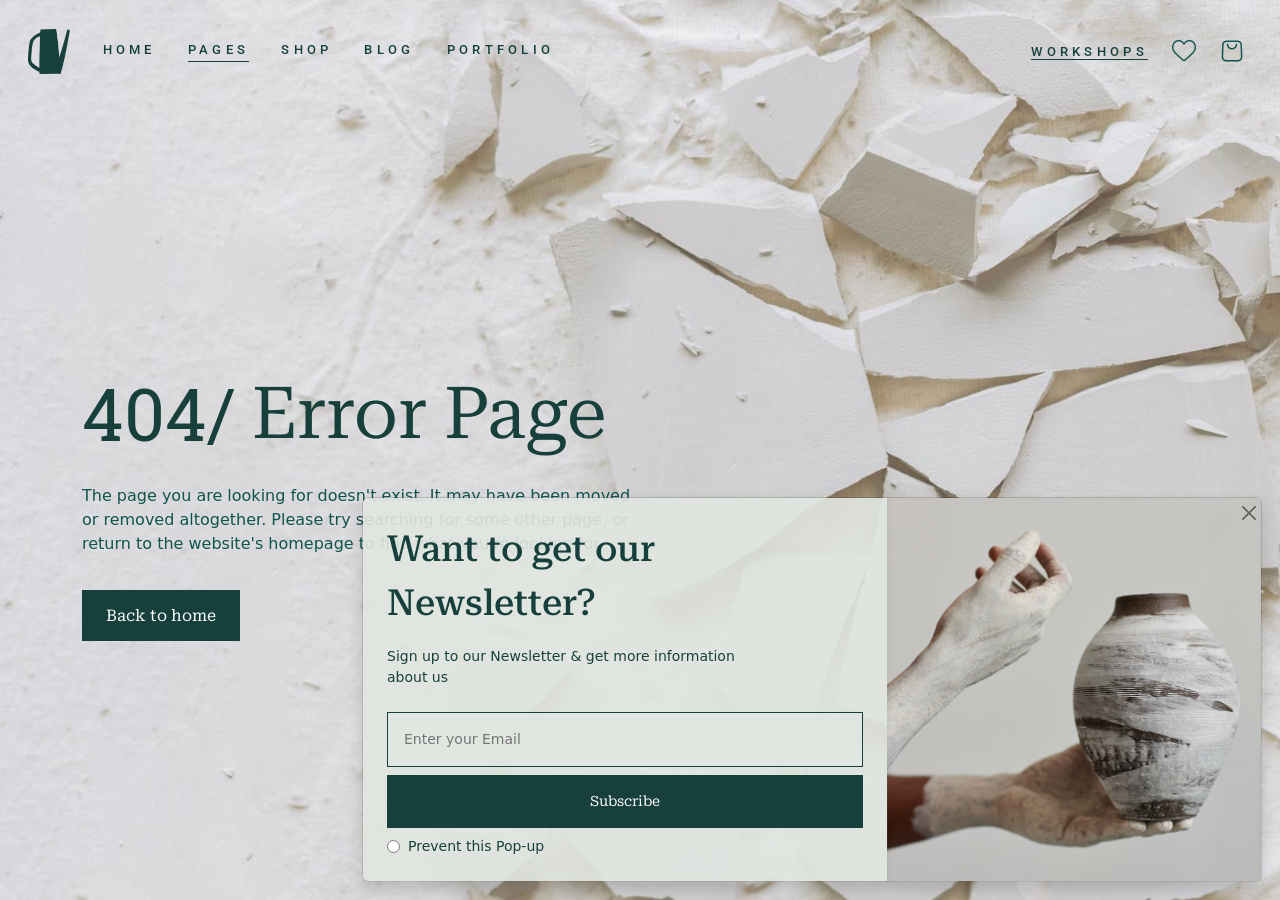
<file: pages/workshops.html>
<!doctype html>
<html lang="en">
  <head>
    <meta charset="utf-8">
    <meta name="viewport" content="width=device-width, initial-scale=1">
    <title>Bootstrap demo</title>
    <link href="https://cdn.jsdelivr.net/npm/bootstrap@5.3.3/dist/css/bootstrap.min.css" rel="stylesheet" integrity="sha384-QWTKZyjpPEjISv5WaRU9OFeRpok6YctnYmDr5pNlyT2bRjXh0JMhjY6hW+ALEwIH" crossorigin="anonymous">
    <link rel="stylesheet" href="../styles/navbar.css">
    <link rel="stylesheet" href="../styles/workshops.css">

    <link rel="stylesheet" href="https://cdnjs.cloudflare.com/ajax/libs/OwlCarousel2/2.3.4/assets/owl.carousel.min.css">
    <link rel="stylesheet" href="https://cdnjs.cloudflare.com/ajax/libs/OwlCarousel2/2.3.4/assets/owl.theme.default.min.css">
  </head>

  <body>
    <nav class="navbar navbar-expand-xl  py-lg-4 px-lg-3" id="section_1">
        <div class="container-fluid">
          <!-- ! BRAND  -->
          <a class="navbar-brand" href="../index.html">
            <img  src="../icons/logo-dark.png" alt="">
          </a>

        <!-- ! HAMBURGER -->
        <button class="navbar-toggler" type="button" data-bs-toggle="collapse" data-bs-target="#navbarSupportedContent" aria-controls="navbarSupportedContent" aria-expanded="false" aria-label="Toggle navigation">
          <span class="navbar-toggler-icon"></span>
        </button>

        <button button type="button" class="btn-close d-xl-none offcanvas_icon" aria-label="Close" style="display: none;"></button>
         
        <!-- ! NAVBAR  -->
          <div class="collapse navbar-collapse justify-content-between" id="navbarSupportedContent">
            <ul class="navbar-nav border-hover gap-3  ">
                <!--! HOME  -->
                <li class="nav-item dropdown">
                    <!--! HOME LINK  -->
                    <a class="nav-link dropdown-toggle d-flex justify-content-between hamburger_home " href="../index.html" role="button" data-bs-toggle="dropdown" aria-expanded="false">
                      <span>HOME</span>
                      <img class="d-xl-none" src="../icons/next.png" alt="">
                    </a>
                    <!--! HOME ITEMS  -->
                    <ul class="dropdown-menu lh-lg py-xl-4">
                        <li><a class="dropdown-item " href="../index.html">Pottery Workshops</a></li>
                        <li><a class="dropdown-item " href="../index.html">Ceramics Showcase</a></li>
                        <li><a class="dropdown-item " href="../index.html">Porcelain Store</a></li>
                        <li><a class="dropdown-item " href="../index.html">Landing</a></li>
                    </ul>
                </li>

                <!-- ! PAGES -->
                <li class="nav-item dropdown">
                    <!-- ! PAGES LINK -->
                    <a class="nav-link dropdown-toggle d-flex justify-content-between always-border" href="#" role="button" data-bs-toggle="dropdown" aria-expanded="false">
                        <span>PAGES</span>
                      <img  class="d-xl-none " src="../icons/next.png" alt="">

                    </a>
                    <!-- ! PAGES ITEMS -->
                    <ul class="dropdown-menu  lh-lg py-xl-4">
                        <li><a class="dropdown-item " href="../pages/about_me.html">About Me</a></li>
                        <li><a class="dropdown-item " href="../pages/about_us.html">About Us</a></li>
                        <li><a class="dropdown-item " href="../pages/our_team.html">Our Team</a></li>
                        <li><a class="dropdown-item " href="../pages/pricing_plans.html">Pricing Plans</a></li>
                        <li><a class="dropdown-item " href="../pages/contact_us.html">Contact Us</a></li>
                        <li><a class="dropdown-item " href="../pages/faq.html">FAQ Page</a></li>
                        <li><a  class="dropdown-item " href="../pages/coming_soon.html">Coming Soon</a></li>
                    </ul>
                </li>


                <!-- ! SHOP -->
                <li  class="nav-item dropdown d-none d-xl-block   ">
                    <!-- ! SHOP LINK (LARGE SCREEN) -->
                    <a class="nav-link dropdown-toggle " href="#" role="button" data-bs-toggle="dropdown" aria-expanded="false">
                      SHOP
                    </a>
                    <!-- ! SHOP ITEMS -->
                    <div class="dropdown-menu section-dropdown d-flex lh-lg px-xl-5 py-xl-5">
                      <ul class="px-xl-5">
                        <li><a class="dropdown-item " href="">SHOP LISTS</a></li>
                        <li><a class="dropdown-item " href="../pages/shop.html">Workshop List</a></li>
                        <li><a class="dropdown-item " href="../pages/shop.html">Standard List</a></li>
                        <li><a class="dropdown-item " href="../pages/shop.html">Category List</a></li>
                    </ul>

                    <ul class="px-xl-5">
                        <li><a class="dropdown-item " href="../pages/shop.html">SHOP LAYOUTS</a></li>
                        <li><a class="dropdown-item " href="../pages/shop.html">Three Columns</a></li>
                        <li><a class="dropdown-item " href="../pages/shop.html">Four Columns</a></li>
                        <li><a class="dropdown-item " href="../pages/shop.html">Four Columns Wide</a></li>
                        <li><a class="dropdown-item " href="../pages/shop.html">Five Columns Wide</a></li>
                        <li><a class="dropdown-item " href="../pages/shop.html">Six Columns Wide</a></li>
                    </ul>

                    <ul class="px-xl-5">
                        <li><a class="dropdown-item " href="#">PRODUCT TYPES</a></li>
                        <li><a class="dropdown-item " href="../pages/product.html">Workshop Product</a></li>
                        <li><a class="dropdown-item " href="../pages/product.html">Standard Product</a></li>
                        <li><a class="dropdown-item " href="../pages/product.html">Variable Product</a></li>
                        <li><a class="dropdown-item " href="../pages/product.html">Grouped Product</a></li>
                        <li><a class="dropdown-item " href="../pages/product.html">Popular Product</a></li>
                        <li><a class="dropdown-item " href="../pages/product.html">New Product</a></li>
                        <li><a class="dropdown-item " href="../pages/product.html">Sold Product</a></li>
                        <li><a class="dropdown-item " href="../pages/product.html">Sale Product</a></li>
                    </ul>

                    
                    <ul class="px-xl-5">
                        <li><a class="dropdown-item " href="#">SHOP PAGES</a></li>
                        <li><a class="dropdown-item " href="#">My Account</a></li>
                        <li><a class="dropdown-item " href="../pages/wishlist.html">Wishlist</a></li>
                        <li><a class="dropdown-item " href="#">Track Your Order</a></li>
                        <li><a class="dropdown-item " href="../pages/cart.html">Cart</a></li>
                        <li><a class="dropdown-item " href="#">Checkout</a></li>
                    </ul>

                        <ul style="color: var(--dark-green);" class="px-xl-5">
                            <li>
                                <a class="dropdown-item " href="#">
                                    <div class="moving_img">
                                        <img src="../icons/heart_white.png" alt="">
                                        <div class="add_to_cart">Add to cart</div>
                                    </div>
                                </a>
                            </li>
                            <li class="d-flex"><a class="dropdown-item " href="#" id="img_title">TEASET WORKSHOP </a>$87</li>
                            <li >26.January</li>
                        </ul>
                    </div>

                  <!-- ! SHOP (HAMBURGER) -->
                  <li class="nav-item dropdown d-xl-none additional_dropdown">
                    <!-- ! SHOP LINK ( SHOP HAMBURGER) -->
                    <a class="nav-link dropdown-toggle d-flex justify-content-between" href="#" role="button" data-bs-toggle="dropdown" aria-expanded="false">
                      <span>SHOP</span>
                      <img  class="d-xl-none " src="../icons/next.png" alt="">
                    </a>
                    <!-- ! SHOP DROPDOWNS (SHOP HAMBURGER ) -->
                    <ul class="dropdown-menu  d-xl-none">

                        <!-- ! SHOP LISTS (SHOP HAMBURGER) -->
                        <li class="dropdown-submenu">
                          <a class="dropdown-item " href="#">Shop Lists
                              <img src="../icons/next.png" alt="">
                          </a>
                          <ul class="dropdown-menu">
                            <li><a class="dropdown-item" href="../pages/shop.html">Workshop List</a></li>
                            <li><a class="dropdown-item" href="../pages/shop.html">Standard List</a></li>
                            <li><a class="dropdown-item" href="../pages/shop.html">Category List</a></li>
                          </ul>
                        </li>

                        <!-- ! SHOP LAYOUTS (SHOP HAMBURGER) -->
                        <li class="dropdown-submenu">
                          <a class="dropdown-item " href="#">Shop Layouts
                              <img src="../icons/next.png" alt="">
                          </a>
                          <ul class="dropdown-menu">
                            <li><a class="dropdown-item" href="../pages/shop.html">Three Columns</a></li>
                            <li><a class="dropdown-item" href="../pages/shop.html">Four Columns</a></li>
                            <li><a class="dropdown-item" href="../pages/shop.html">Four Columns Wide</a></li>
                            <li><a class="dropdown-item" href="../pages/shop.html">Five Columns Wide</a></li>
                            <li><a class="dropdown-item" href="../pages/shop.html">Six Columns Wide</a></li>
                          </ul>
                        </li>

                        <!-- ! PRODUCT TYPES (SHOP HAMBURGER) -->
                        <li class="dropdown-submenu">
                            <a class="dropdown-item " href="#">Product Types
                                <img src="../icons/next.png" alt="">
                            </a>
                            <ul class="dropdown-menu">
                              <li><a class="dropdown-item" href="../pages/product.html">Workshop Product</a></li>
                              <li><a class="dropdown-item" href="../pages/product.html">Standard Product</a></li>
                              <li><a class="dropdown-item" href="../pages/product.html">Variable Product</a></li>
                              <li><a class="dropdown-item" href="../pages/product.html">Grouped Product</a></li>
                              <li><a class="dropdown-item" href="../pages/product.html">Popular Product</a></li>
                              <li><a class="dropdown-item" href="../pages/product.html">New Product</a></li>
                              <li><a class="dropdown-item" href="../pages/product.html">Sold Product</a></li>
                              <li><a class="dropdown-item" href="../pages/product.html">Sale Product</a></li>
                            </ul>
                        </li>

                        <!-- ! SHOP PAGES (SHOP HAMBURGER) -->
                        <li class="dropdown-submenu">
                            <a class="dropdown-item " href="#">Shop Pages
                                <img src="../icons/next.png" alt="">
                            </a>
                            <ul class="dropdown-menu">
                              <li><a class="dropdown-item" href="#">My Account</a></li>
                              <li><a class="dropdown-item" href="../pages/wishlist.html">Wishlist</a></li>
                              <li><a class="dropdown-item" href="#">Track Your Order</a></li>
                              <li><a class="dropdown-item" href="../pages/cart.html">Cart</a></li>
                              <li><a class="dropdown-item" href="#">Checkout</a></li>
                            </ul>
                        </li>
                    </ul>
                  </li>
  
                </li>

                <!-- ! BLOG -->
                <li class="nav-item dropdown additional_dropdown">
                    <!-- ! BLOG LINK-->
                    <a class="nav-link dropdown-toggle d-flex justify-content-between" href="#" role="button" data-bs-toggle="dropdown" aria-expanded="false">
                      <span>BLOG</span>
                      <img  class="d-xl-none " src="../icons/next.png" alt="">
                    </a>
                    <!-- ! BLOG ITEMS-->
                    <ul class="dropdown-menu lh-lg py-xl-4">
                        <li><a class="dropdown-item " href="#">Right Sidebar</a></li>
                        <li><a class="dropdown-item " href="#">Left Sidebar</a></li>
                        <li><a class="dropdown-item " href="#">No Sidebar</a></li>
                        <!-- ! ADDITIONAL DROPDOWN ITEM (BLOG ITEMS)-->
                        <li class="dropdown-submenu">
                            <a class="dropdown-item " href="#">Post Formats
                                <img src="../icons/next.png" alt="">
                            </a>
                            <ul class="dropdown-menu">
                                <li><a class="dropdown-item" href="#">Standard Post</a></li>
                                <li><a class="dropdown-item" href="#">Gallery Post</a></li>
                                <li><a class="dropdown-item" href="#">Link Post</a></li>
                                <li><a class="dropdown-item" href="#">Quote Post</a></li>
                                <li><a class="dropdown-item" href="#">Audio Post</a></li>
                                <li><a class="dropdown-item" href="#">Video Post</a></li>
                                <li><a class="dropdown-item" href="#">No Sidebar Post</a></li>

                            </ul>
                        </li>
                    </ul>
                </li>

                <!-- ! PORTFOLIO -->
                <li class="nav-item dropdown additional_dropdown">
                  <!-- ! PORTFOLIO LINK -->
                  <a class="nav-link dropdown-toggle d-flex justify-content-between" href="#" role="button" data-bs-toggle="dropdown" aria-expanded="false">
                    <span>PORTFOLIO</span>
                    <img  class="d-xl-none " src="../icons/next.png" alt="">
                  </a>
                  <!-- ! PORTFOLIO ITEMS -->
                  <ul class="dropdown-menu lh-lg py-xl-4">
                      <li><a class="dropdown-item " href="../pages/gallery_list.html">Standard List</a></li>
                      <li><a class="dropdown-item " href="../pages/gallery_list.html">Gallery List</a></li>
                      <!-- ! ADDITIONAL DROPDOWN ITEM (PORTFOLIO ITEMS) -->
                      <li class="dropdown-submenu">
                          <a class="dropdown-item " href="#">List Layouts
                              <img src="../icons/next.png" alt="">
                          </a>
                          <ul class="dropdown-menu">
                              <li><a class="dropdown-item" href="../pages/gallery_list.html">Two Columns</a></li>
                              <li><a class="dropdown-item" href="../pages/gallery_list.html">Three Columns</a></li>
                              <li><a class="dropdown-item" href="../pages/gallery_list.html">Four Columns Wide</a></li>
                              <li><a class="dropdown-item" href="../pages/gallery_list.html">Five Columns Wide</a></li>
                          </ul>
                      </li>
                      <!-- ! ADDITIONAL DROPDOWN ITEM (PORTFOLIO ITEMS) -->
                      <li class="dropdown-submenu">
                          <a class="dropdown-item " href="#">Single Types
                              <img src="../icons/next.png" alt="">
                          </a>
                          <ul class="dropdown-menu">
                              <li><a class="dropdown-item" href="../pages/gallery_list.html">Small Images</a></li>
                              <li><a class="dropdown-item" href="../pages/gallery_list.html">Small Slider</a></li>
                              <li><a class="dropdown-item" href="../pages/gallery_list.html">Big Images</a></li>
                              <li><a class="dropdown-item" href="../pages/gallery_list.html">Big Slider</a></li>
                              <li><a class="dropdown-item" href="../pages/gallery_list.html">Gallery</a></li>
                          </ul>
                      </li>
                  </ul>
              </li>
            </ul>

            <!-- ! SECOND PART OF NAVBAR  -->
            <ul class="navbar-nav gap-2 ">
                <!-- ! WORKSHOPS -->
                <li class="nav-item d-none d-xl-block ">
                    <!-- ! WORKSHOPS LINK -->
                    <a class="nav-link active always-border" aria-current="page" href="../pages/workshops.html">
                        <span class="workshops_navbar">WORKSHOPS</span>
                    </a>
                </li>

                <!-- ! HEART ICON -->
                <li class="nav-item d-none d-xl-block" >
                    <!-- ! HEART LINK-->
                    <a class="nav-link  active" aria-current="page" href="../pages/wishlist.html">
                      <img src="../icons/heart.png" alt="">
                    </a>
                </li>
    
                <!-- ! CART ICON -->
                <li  class="nav-item  hamburger_cart  ">
                    <!-- ! CART LINK-->
                    <a class="nav-link  active" aria-current="page" href="../pages/cart.html">
                      <img src="../icons/shopping-bag.png" alt="">
                      <span class="d-xl-none">CART</span>
                    </a>
                </li>

            </ul>

          </div>
        </div>
    </nav>

    <section>
        <div class="container">
            <div class="row">
                <div class="col">
                    <div class="d-flex  gap-3 section_title">
                        <p>404/</p>
                        <p class="section_title_italic">Error Page</p> 
                    </div>
                    <p class="mb-5">The page you are looking for doesn't exist. It may have been moved <br> or removed altogether. Please try searching for some other page, or <br> return to the website's homepage to find what you're looking for.</p>
                    <a href="../index.html" class="back_to text-decoration-none"><span class="py-3 px-4">Back to home</span></a>
                </div>

            </div>
        </div>
    </section>

    <div class="toast-container position-fixed ">
      <div id="liveToast" class="toast" role="alert" aria-live="assertive" aria-atomic="true">

        <div class="toast-body m-0 p-0 ">
          <div class="container-fluid ">
            <div class="row">
              <button type="button" class="btn-close position-fixed end-0 p-2  me-3 bg-transparent " data-bs-dismiss="toast" aria-label="Close"></button>
              <div class="col-lg-7 col-12 p-4">
                <img src="../img/popup-img-2.jpg" alt="" class="d-block d-lg-none " height="50%" width="100%">
                <p class="toast_title">Want to get our Newsletter?</p>
                <p class="w-75 mb -lg-5 mb-4">Sign up to our Newsletter & get more information about us</p>
                <input type="email" class="p-3 w-100 mb-2 border-none" placeholder="Enter your Email">
                <button type="button" class="p-3 mb-2 w-100"><span>Subscribe</span></button>
                <div class="d-flex align-items-center gap-2">
                  <input type="radio">
                  <p class=" my-auto">Prevent this Pop-up</p>
                </div>
              </div>
              <div class="col-lg-5 col-12 img_pop_column "></div>
            </div>
          </div>
        </div>
      </div>
    </div>

    <button class="top-button" id="topButton">Top</button>


    <script src="https://cdnjs.cloudflare.com/ajax/libs/jquery/3.7.1/jquery.min.js"></script>
    <script src="https://cdn.jsdelivr.net/npm/bootstrap@5.3.3/dist/js/bootstrap.bundle.min.js" integrity="sha384-YvpcrYf0tY3lHB60NNkmXc5s9fDVZLESaAA55NDzOxhy9GkcIdslK1eN7N6jIeHz" crossorigin="anonymous"></script>

    <script>
      document.addEventListener("DOMContentLoaded", function () {
          const topButton = document.getElementById("topButton");
    
          window.addEventListener("scroll", function () {
              // Show or hide the top button based on scroll position
              if (window.scrollY > 0) {
                  topButton.style.display = "block";
              } else {
                  topButton.style.display = "none";
              }
          });
    
          // Scroll to the top on button click
          topButton.addEventListener("click", function () {
              window.scrollTo({
                  top: 0,
                  behavior: "smooth",
              });
          });
      });
    </script>
  
    <script>
      document.addEventListener('DOMContentLoaded', () => {
      const navbarContent = document.querySelector('#navbarSupportedContent');
      const offcanvasIcon = document.querySelector('.offcanvas_icon');
      const navbarToggler = document.querySelector('.navbar-toggler');

      // Show offcanvas icon when the menu is shown
      navbarContent.addEventListener('shown.bs.collapse', () => {
          offcanvasIcon.style.display = 'block';
      });

      // Hide offcanvas icon when the menu is hidden
      navbarContent.addEventListener('hidden.bs.collapse', () => {
          offcanvasIcon.style.display = 'none';
      });

      // Close the menu when the offcanvas icon is clicked
      offcanvasIcon.addEventListener('click', () => {
          navbarToggler.click(); // Simulate clicking the hamburger button
      });
      });

    </script>

    <script>
      // JavaScript to trigger the toast when the page loads
      window.onload = function() {
        var toast = new bootstrap.Toast(document.getElementById('liveToast'));
        toast.show();
      };
    </script>
    
  </body>
</html>
</file>
<file: styles/style.css>
@import url(./config.css);

body{
    margin: 0;
    padding: 0;
    box-sizing: border-box;
    overflow-x: hidden;
}

/*? NAVBAR START */
.navbar {
    position: absolute; 
    top: 0;
    left: 0;
    right: 0;
    z-index: 1050;
    display: block;
    background-color: transparent; 
}

.navbar-brand img{
    width: 50%;
}

.hamburger_cart{
    padding-right: 0;
}

.dropdown-toggle::after {
    display: none;
 }/* REMOVING DROPDOWN ICON   */

.offcanvas_icon{
    position: fixed; 
    top: 2.2vh;
    right: 4.4vh;
    z-index: 1050;
    font-size: 3.3vh;
 }/* ADDING X ICON   */


@media (min-width:1190px) {
    .secondd_navbar {
        position: fixed;
        top: 0;
        left: 0;
        width: 100%;
        background-color: var(--white);
        color: var(--dark-green);
        text-align: center;
        display: none; /* Initially hidden */
        z-index: 1000;
    }

    .secondd_navbar .border-hover .nav-link{
        color: var(--dark-green);
    }
    
    .secondd_navbar .border-hover .nav-link::before {
        background-color: var(--dark-green);
    }
    
    .secondd_navbar .border-hover .always-border span {
        border-bottom: 1px solid var(--dark-green); 
    }

    .secondd_navbar .nav-link{
        color: var(--dark-green);
    }
}

@media (max-width:1190px){
     .dropdown-submenu .dropdown-item:hover{
        color: var(--dark-green);
    }

    .hamburger_cart{
        color: var(--dark-green); 
        margin-top: 2.2vh;
    }

    .hamburger_home{
        margin-top: 18vh;
    }


    /* *გვერდიდან რომ გამოდიდოეს ჰამბურგერი */
    .navbar-collapse {
        position: fixed;
        top: 0;
        right: -100%; 
        height: 100%;
        width: 34%; 
        background-color: #f1f3f1;
        transition: right 0.3s ease;
        overflow-y: auto;
    }
    .navbar-collapse.show {
        right: 0; 
    }


    .navbar-collapse .nav-item .nav-link{
        color: var(--dark-green);
        padding:0  1.7rem ;  
    }

    .navbar-collapse .nav-item  .dropdown-menu{
        border-radius: 0;
        background-color: transparent;
        border: none;  
        padding: 0;
        padding-left: 1rem;
    } 
}

@media (min-width: 1190px) { 
    .navbar-collapse {
        margin-left: -2.03rem; 
    }

    /* * border hover navbar (MAIN NAVBAR) */
    .border-hover .nav-link::before {
        content: "";
        position: absolute;
        bottom: 0.5rem;
        left: 0;
        width: 0;
        height: 1px;
        background-color: var(--white-beige);
        transition: all 0.6s ease;
    }

    .border-hover .nav-link:hover::before {
        width: 100%;
    }

    .border-hover .always-border span {
        border-bottom: 1px solid var(--white-beige); 
        padding-bottom: 0.1rem;
    }
    
    .border-hover .always-border::before {
        content: none;
        transition: none; 
    }


    /* * ცარიელი სივრცე nav-item_სა და dropdown_menu შორის  (MAINN)*/
    .nav-item {
        position: relative; /* Ensures dropdown-menu is positioned relative to nav-item */
    }
    
    .nav-item::before {
        content: "";
        position: absolute;
        top: 100%; /* Immediately below the nav-link */
        left: 0;
        width: 100%;
        height: 2.2rem; /* Matches the gap height */
        background: transparent; /* Invisible buffer */
        z-index: 1; /* Stays above other elements */
    }

    .nav-item .dropdown-menu {
        display: none;
        position: absolute; 
        top: calc(100% + 2.2rem); 
        left: 0;
        z-index: 1050; 
    }


    /* * ჰოვერზე გამოდიოდეს მხოლოდ lgზე */
    .nav-item:hover .dropdown-menu {
        display: block; 
        border-radius: 0;
        background-color: #f1f3f1;
        border: 0.3px solid #e4e4e4;  
    }

    .nav-item.active .dropdown-menu {
        display: none; 
    }


    /* Show the dropdown on hover */
    .nav-item.dropdown:hover .section-dropdown {
        max-height: 500px;           
        visibility: visible;         
        opacity: 1; 
    }

    .section-dropdown {
        transform: translateX(-12rem);   
    }

    .section-dropdown  ul li:first-child a{
        padding-bottom: 1rem;
    }


    /* ! MINI DROPDWONS */
    .dropdown-submenu {
        position: relative; 
    }

    .dropdown-submenu .dropdown-menu {
        position: absolute;
        top: 0;
        left: 100%; 
        visibility: hidden;  
    }

    /* Show the submenu when hovering */
    .dropdown-submenu:hover .dropdown-menu {
        visibility: visible;
        left: 100%;  
    }

}


.section-dropdown {
    max-height: 0;                /* Start with zero height */
    overflow: hidden;            /* Prevent content overflow */
    visibility: hidden;          /* Make it invisible */
    opacity: 0;                  /* Fully transparent */
    transition: all 0.5s ease-in;
}

.section-dropdown ul{
    list-style: none; 
}

.section-dropdown  ul li:first-child a{
    letter-spacing: 4.3px;
    font-family: var(--straight_strict_font);
    font-size:12px;
    font-weight: 500;
}

.section-dropdown ul li:first-child a:hover{
    color: var(--dark-green);
}

.section-dropdown  ul .dropdown-item{
    padding: 0;
    padding-bottom: 0.5rem;
}

.dropdown-menu .dropdown-item{
    color: #17403C;
    font-family:var(--italic_curvy_font);
    font-weight: 600;
    padding-right: 7rem;
    padding-left: 1.5rem;
}

.dropdown-menu .dropdown-item:hover{
    color: var(--light-green);
    background-color: transparent;
}

.hamburger_cart, .workshops_navbar,  .border-hover .nav-link  {
    color: var(--white-beige); 
    letter-spacing: 4.3px;
    font-family: var(--straight_strict_font);
    font-size:smaller;
    font-weight: 500;
    position: relative;
    border-bottom: 1px solid transparent;
}

.workshops_navbar{
    color: var(--dark-green); 
    border-bottom: 1px solid var(--dark-green); 
}


/* ! FOR EVERY SECTION START*/
.moving_img{
    position: relative;
    background-image:url(../img/wide-dd-img-398x254.jpg);
    background-size: cover;
    background-position:right center;
    width: 18.75rem;
    height: 12.5rem;
    overflow: hidden; 
    transition: background-position 0.3s ease-in-out; /* Transition for smooth effect */
}

.moving_img:hover {
    background-position:left center ; /* Adjust this value to your liking */
}

.moving_img img{
    position: absolute;
    top: 1rem;
    right: 1rem;
    z-index: 2;  
}

.add_to_cart {
    position: absolute;
    bottom: -3rem; 
    left: 0;
    width: 100%; 
    text-align: center;
    background-color: #e4e4e4;
    color: var(--dark-green);
    padding: 0.5rem 0; 
    letter-spacing: normal;
    font-size: 1rem;  
    font-family:var(--italic_curvy_font);
    transition: bottom 0.3s ease-in;
    border-bottom: 1px solid transparent;
}

.moving_img:hover .add_to_cart {
    bottom: 0;
}

.add_to_cart::after{
    content: "";
    position: absolute;
    bottom: 0.7rem;
    left: 37.5%;
    width: 0;
    height: 1px;
    background-color:var(--dark-green);
    transition: all 1s ease;
}

.add_to_cart:hover::after{
    width: 25%;
}

#img_title{
    color: var(--medium-dark-green);
    letter-spacing: 4.3px;
    font-family: var(--straight_strict_font);
    font-size:medium;
    font-weight: 500;
    padding: 0;
}

#img_title:hover{
    color: var(--medium-dark-green);
}
/* ! FOR EVERY SECTION END*/
/*? NAVBAR END */



/* ? CAROUSEL SECTION START */
.carousel_section{
    background-color: var(--beige);
}

@media (min-width:1190px) {
    .carousel_medium_1{
        transform: translate(15.3vh, 16.5vh);
    }
      
    .carousel_medium_2{
        transform: translate(12.1vh, 39.16vh);
    }
}

@media (max-width: 576px){
    .carousel_medium_1 img, .carousel_medium_2 img{
        height: 50vh;
    } 
}

@media (max-width:1190px) {
    .carousel_section_carousels{
        height: 85vh;
    }

    .carousel_medium_2 {
        padding-right: 3vh;
    }

    .carousel_large img{
        background-size: contain;
    }
}

.carousel_large img{
  height: 100vh;
  object-fit: cover;
  object-position: center top;
}

.carousel-caption {
    position: absolute;
    bottom: 0rem;
    left: 4vw;
    z-index: 10; 
}

.carousel-caption .section_title, .carousel-caption .section_title_italic, .carousel-caption .view_more_container{
    color: var(--white-beige);
}

.carousel_medium_1 img, .carousel_medium_2 img{
    object-fit: cover;
    object-position: center;
    width: 100%;
} 

.carousel_medium_1 .carousel-item p, .carousel_medium_1 .carousel-item i,
.workshops_courses p, .workshops_courses  i{
    color: var(--medium-dark-green);   
}

.carousel_medium_1 .carousel-item,
.carousel_medium_2 .carousel-item {
    max-height: 0;                  
    opacity: 0;                     
    visibility: hidden;             
    transition: all 2s ease-in;   
    width: 38.28vh;
    color: var(--dark-green);
} 

.carousel_medium_1 .carousel-item.active,
.carousel_medium_2 .carousel-item.active {
    max-height: 80vh;             
    opacity: 1;                     
    visibility: visible;            
}  


/* ! FOR EVERY SECTION START*/
.section_title_italic ,.section_title{
    font-size: 7vh;
    font-family: var(--straight_curvy_font);
    color: var(--dark-green);
}

.section_title_italic{
    font-family: var(--italic_curvy_font);
}

.view_more_container{
    font-size: 2.2vh;
    font-family: "Edu AU VIC WA NT Pre", serif;
    color: var(--dark-green);
}

.view_icon{
    position: absolute;
    left: 13.2vh;
    transition: left 0.5s ease;
}

.view_more_container:hover .view_icon {
    left: 15.4vh; /* Adjust the value for how far the icon moves */
}
/* ! FOR EVERY SECTION   START*/
/* ? CAROUSEL SECTION END */



/* ? WORKSHOP/COURSES SECTION START */
.workshops_courses .moving_img{
    width: 42.5vh;
    height: 43vh;
}

.workshops_courses .workshop_1{
    background-image: url(../img/shop-img-5.jpg);
}
.workshops_courses .workshop_2{
    background-image: url(../img/shop-img-1.jpg);
}
.workshops_courses .workshop_3{
    background-image: url(../img/shop-img-2.jpg);
}
.workshops_courses .workshop_4{
    background-image: url(../img/shop-img-3.jpg);
}

.workshops_courses_section .section_title{
    margin-top: 12vh;
    margin-bottom: 7vh;
}


/* ! FOR EVERY SECTION START*/
.popular_button{
    letter-spacing:0.3vh; 
    font-size:1.5vh; 
    color: var(--beige); 
    background-color: var(--light-green);
}
/* ! FOR EVERY SECTION END*/
/* ? WORKSHOP/COURSES SECTION END */



/* ? AVAILBALE COURSES SECTION START */
.available_courses_section{
    background-color: #e5ece5de;
}

.available_courses_section .section_title{
    font-size: 5vh;
    width: 60%;
    margin-left: 8vh; 
    margin-top: 9vh; 
}

.available_courses_section .view_more_container{
    margin-left: 8vh;
}

.available_courses_card{
    background-image: url(../img/h1-img-paralax-new-2.jpg);
    background-attachment: fixed;
    background-size: contain;
    height: 100vh;
    color: var(--medium-dark-green);
}

.available_courses_card  .moving_img{
    background-image: url(../img/h1-banner-1.jpg);  
    width: 33.5vh;
    height: 50vh;
}

.available_courses_card #img_title{
    letter-spacing: 0.4vh;
}
/* ? AVAILBALE COURSES SECTION END */



/* ?  MATERIALS SECTION START */
.materials_section .moving_img{
    height: 60vh;
    width: 40vh;
    background-size: contain;   
}

.materials_section .popular_button{
    color: var(--dark-green); 
    background-color: #fff;
    font-size: 1.5vh;
}

.materials_section {
    font-family: var(--straight_curvy_font);
    color: var(--dark-green);
}

.materials #img_title,
.good_base .col-lg-4 #img_title,
 .blog_news #img_title{
    font-size: 3vh;
    letter-spacing: 0.2vh;
    font-family: var(--straight_curvy_font);
}

.materials_section .materials_text_col #img_title{
    font-size: 1.5vh;
}

.material_1{
    background-image: url(../img/product-category-img-1.jpg);
}
.material_2{
    background-image: url(../img/product-category-img-2.jpg);
}
.material_3{
    background-image: url(../img/product-category-img-3.jpg);
}
.material_4{
    background-image: url(../img/product-category-img-4.jpg);
}
/* ?  MATERIALS SECTION END */


/* ?  carousel_row SECTION END */
.options .moving_img{
    height: 27vh;
    width: 20vh;
}
.carousel_img_1{
    background-image: url(../img/h1-img-3.jpg);
}
.carousel_img_2{
    background-image: url(../img/h1-product-img-2-list_11zon-test.png);
}
.carousel_img_3{
    background-image: url(../img/h1-img-9.jpg);
}
.carousel_img_4{
    background-image: url(../img/h1-product-img-1-list.jpg);
}
.carousel_img_5{
    background-image: url(../img/h1-product-slider-new-img.jpg);
}

.carousel_row_section .price {
  display: block; 
}

.carousel_row_section .add-to-cart {
  display: none;
  position: relative;
}

.carousel_row_section .options:hover .price {
  display: none; 
}

.carousel_row_section .options:hover .add-to-cart {
  display: inline-block; 
}

.carousel_row_section .add-to-cart::before {
  content: "";
  position: absolute;
  bottom: -2px; 
  height: 1px; 
  width: 0;
  background-color: var(--dark-green);
  transition: all 0.3s ease-in-out; 
}

.carousel_row_section .options:hover .add-to-cart::before {
  width: 100%;
}

.carousel_row_section .carousel-item{
    width: 20%;
    height: 60vh;
}

.carousel_row_section i{
    color: var(--dark-green);
    font-weight: 600;
    font-family: var(--italic_curvy_font);
}

.carousel_row_section .materials{
    font-family: var(--straight_strict_font);
    font-size: 1.5vh;
    letter-spacing: 0.4vh;
    color: var(--medium-dark-green);
}

.carousel_row_section #img_title{
    letter-spacing: 0.3vh;
}

.vase{
    background-color: #e5ece5de;
}

.pot{
    background-color: var(--beige);
}
/* ?  carousel_row SECTION END */



/* ? stonamade_process section START */
@media (max-width: 770px){
    #stonemade_process .section_title, #stonemade_process .section_title_italic{
        font-size: 6vh;
    }
}
/* ? stonamade_process section END */



/* ?  blog_news SECTION START */
.blog_news{
    background-image: url(../img/h1-blog-paralax.jpg);
    background-attachment: fixed;
}

.blog_news .moving_img{
    width: 99%;

}

.blog_news .section_title, .blog_news .section_title_italic{
    color: var(--white-beige);
}

.img_text{
    color: var(--medium-dark-green);
    font-size: 2.3vh;
    font-weight: 400;
} 

.blog_1{
    background-image: url(../img/main-home-blog-1.jpg);
}
.blog_2{
    background-image: url(../img/main-home-blog-2.jpg);
}
.blog_3{
    background-image: url(../img/main-home-blog-3.jpg);
}

.blog_news .popular_button{
    background-color: var(--dark-green);
    color: var(--white);
}
/* ?  blog_news SECTION END */



/* ?  good_base SECTION START */
@media (max-width:990px){
    .good_base_text{
        padding: 0 4vh 0 15vh;
    }
}

.good_base .moving_img{
    width:46vh;
    height: 60vh;
}

.good_base .view_more_container{
    font-family: var(--italic_curvy_font);
    color: var(--medium-dark-green);
    font-weight: 600;
}

.good_base .view_icon{
    opacity: 0;
    visibility: hidden;
    transition: all 0.3s ease-in;
}

.good_base .view_more_container:hover .view_icon{
    opacity: 1;
    visibility: visible;
}

.good_base .view_icon_1{
    left: 25vh;
}
.good_base .view_more_container:hover .view_icon_1 {
    left: 26vh; 
}

.good_base .view_icon_2{
    left: 27vh;
}
.good_base .view_more_container:hover .view_icon_2{
    left: 28vh; 
}

.good_base .view_icon_3{
    left: 16vh;
}
.good_base .view_more_container:hover .view_icon_3 {
    left: 17vh; 
}

.good_base .view_icon_4{
    left: 25vh;
}
.good_base .view_more_container:hover .view_icon_4{
    left: 26vh; 
}

.good_base .view_icon_5{
    left: 27vh;
}
.good_base .view_more_container:hover .view_icon_5{
    left: 28vh; 
}

.good_base .product_1{
    background-image: url(../img/h1-workshop-list-img.jpg);
}
.good_base .product_2{
    background-image: url(../img/h1-workshop-list-img-2.jpg);
}
/* ?  good_base SECTION END */



/* ?  wheel_course SECTION START */
.wheel_course_section{
    background-color: #e5ece5de;
}
@media (max-width:990px){
    .wheel_small_image{
        width: 60vh;
    }
}
.wheel_text{
    width: 45%;
}

.wheel_small_image{
    background-image: url(../img/h1-img-7.jpg);
    width: 35vh;
    height: 50vh;
    margin-bottom: 13vh;
}

.wheel_course_section .wheel_img_col{
    background-image: url(../img/h1-img-paralax-new.jpg);
    background-size: contain;
    background-attachment: fixed;
}
/* ?  wheel_course SECTION END */



/* ?  process SECTION START */
.process_section #img_title{
    letter-spacing: 0.4vh;
}

.video{
    background-image: url(../img/h1-video-img-1-1024x377.jpg);
    width: 78%;
    height: 45vh;
}

.video img{
    border-radius: 50%;
    padding: 2vh;
    border: 1px solid var(--beige);
    transition: all 0.3s ease-in-out;
}

.video:hover img{
    padding: 4vh;
}
/* ?  process SECTION END */



/* ?  pottery_love SECTION START */
.pottery_love_section .col-lg{
    height: 28vh;
}

@media (max-width:1200px){
    .pottery_love_section .col-lg{
        width: 35vw;
    }
}

.pottery_love_section .pottery_1{
    background-image:url(../img/h1-img-gallery-1.jpg);
}
.pottery_love_section .pottery_2{
    background-image:url(../img/h1-img-gallery-2.jpg);
}
.pottery_love_section .pottery_3{
    background-image:url(../img/h1-img-gallery-3.jpg);
}
.pottery_love_section .pottery_4{
    background-image:url(../img/h1-img-gallery-4.jpg);
}
.pottery_love_section .pottery_5{
    background-image:url(../img/h1-img-gallery-5.jpg);
}
.pottery_love_section .pottery_6{
    background-image:url(../img/h1-img-gallery-6.jpg);
}
/* ?  pottery_love SECTION END */



/* ?  footer SECTION START */
footer{
    background-color: var(--beige);
}

footer p{
    color: var(--medium-dark-green);
}

.email-box {
    border: 0.21vh solid var(--medium-dark-green);
    background-color: var(--beige);
    margin-bottom: 15vh;
    margin-right: 20vh;
    width: 35vh;
}

.email-box img{
    margin-left: -7vh;
}

.email-box input {
    border: none;
    outline: none;
    background-color: var(--beige); 
}

.footer_border_hover a{
    color: var(--medium-dark-green);
}

.footer_a_hover::before, .footer_border_hover a::before{
    content: "";
    position: absolute;
    left: 0;
    bottom: 0;
    height: 0.1vh;
    width: 0;
    background-color: var(--dark-green);
    transition: all 0.3s ease-in-out;
}

.footer_a_hover:hover::before{
    width: 100%;
}

.footer_border_hover a:hover::before{
    width: 10vh;
}

.trending_follow .footer_border_hover a:hover::before{
    width: 14vh;
}
/* ?  footer SECTION END */


/* ? TOAST START */
@media (min-width:1020px){
    .toast{
        width: 100vh;
    }

    .toast-container{
        bottom: 2vh;
        right: 2vh;
    }
}

@media (max-width:1020px){
    .toast{
        width: 50vh;
    }

    .toast-container{
        left: 50%;
        transform: translate(-50%,0);
    } 
}

.toast{
    background-color: #e1e6e1e8;
    color: var(--dark-green);
}

.toast input{
    background-color: #e1e6e1e8;
    border: 0.1vh solid var(--dark-green);
}

.toast button{
    background-color: var(--dark-green);
    color: var(--white);
    font-family: var(--italic_curvy_font);
    border: none;
    position: relative;
}

.toast button span::before{
    content: "";
    position: absolute;
    bottom: 2vh;
    left: 40%;
    height: 0.1vh;
    width: 0;
    background-color: var(--white);
    transition: all 0.3s ease-in-out;
}

.toast button span:hover::before{
    width: 20%;
}

.img_pop_column{
    background-image: url(../img/popup-img-2.jpg);
    background-size: cover;
    background-position: center;
}

.toast_title{
    font-size: 4vh; 
    font-family: var(--italic_curvy_font); 
    font-weight:500;
}
/* ? TOAST END */


.top-button {
    position: fixed;
    bottom: 3vh;
    right: 3vh;
    background-color: var(--medium-dark-green);
    color: var(--white);
    font-family: var(--italic_curvy_font);
    border: none;
    padding: 1.5vh 1.5vh;
    cursor: pointer;
    display: none; 
    box-shadow: 0 4px 6px rgba(0, 0, 0, 0.1);
    z-index: 1000;
}
</file>
<file: styles/navbar.css>
@import url(./config.css);

body{
    margin: 0;
    padding: 0;
    box-sizing: border-box;
    overflow-x: hidden;
}

/*? NAVBAR START */
.navbar {
    position: relative; 
    top: 0;
    left: 0;
    right: 0;
    z-index: 1050;
    display: block;
    background-color: var(--white);
    color: var(--dark-green);
}

.navbar-brand img{
    width: 50%;
}

.hamburger_cart{
    padding-right: 0;
}

.dropdown-toggle::after {
    display: none;
 }/* REMOVING DROPDOWN ICON   */

.offcanvas_icon{
    position: fixed; 
    top: 2.2vh;
    right: 4.4vh;
    z-index: 1050;
    font-size: 3.3vh;
 }/* ADDING X ICON   */

@media (max-width:1190px){
     .dropdown-submenu .dropdown-item:hover{
        color: var(--dark-green);
    }

    .hamburger_cart{
        color: var(--dark-green); 
        margin-top: 2.2vh;
    }

    .hamburger_home{
        margin-top: 18vh;
    }


    /* *გვერდიდან რომ გამოდიდოეს ჰამბურგერი */
    .navbar-collapse {
        position: fixed;
        top: 0;
        right: -100%; 
        height: 100%;
        width: 34%; 
        background-color: #f1f3f1;
        transition: right 0.3s ease;
        overflow-y: auto;
    }
    .navbar-collapse.show {
        right: 0; 
    }


    .navbar-collapse .nav-item .nav-link{
        color: var(--dark-green);
        padding:0  1.7rem ;  
    }

    .navbar-collapse .nav-item  .dropdown-menu{
        border-radius: 0;
        background-color: transparent;
        border: none;  
        padding: 0;
        padding-left: 1rem;
    } 
}

@media (min-width: 1190px) { 
    .navbar-collapse {
        margin-left: -2.03rem; 
    }

    /* * border hover navbar (MAIN NAVBAR) */
    .border-hover .nav-link::before {
        content: "";
        position: absolute;
        bottom: 0.5rem;
        left: 0;
        width: 0;
        height: 1px;
        background-color: var(--dark-green);
        transition: all 0.6s ease;
    }

    .border-hover .nav-link:hover::before {
        width: 100%;
    }

    .border-hover .always-border span {
        border-bottom: 1px solid var(--dark-green); 
        padding-bottom: 0.1rem;
    }
    
    .border-hover .always-border::before {
        content: none;
        transition: none; 
    }


    /* * ცარიელი სივრცე nav-item_სა და dropdown_menu შორის  (MAINN)*/
    .nav-item {
        position: relative; /* Ensures dropdown-menu is positioned relative to nav-item */
    }
    
    .nav-item::before {
        content: "";
        position: absolute;
        top: 100%; /* Immediately below the nav-link */
        left: 0;
        width: 100%;
        height: 2.2rem; /* Matches the gap height */
        background: transparent; /* Invisible buffer */
        z-index: 1; /* Stays above other elements */
    }

    .nav-item .dropdown-menu {
        display: none;
        position: absolute; 
        top: calc(100% + 2.2rem); 
        left: 0;
        z-index: 1050; 
    }


    /* * ჰოვერზე გამოდიოდეს მხოლოდ lgზე */
    .nav-item:hover .dropdown-menu {
        display: block; 
        border-radius: 0;
        background-color: #f1f3f1;
        border: 0.3px solid #e4e4e4;  
    }

    .nav-item.active .dropdown-menu {
        display: none; 
    }


    /* Show the dropdown on hover */
    .nav-item.dropdown:hover .section-dropdown {
        max-height: 500px;           
        visibility: visible;         
        opacity: 1; 
    }

    .section-dropdown {
        transform: translateX(-12rem);   
    }

    .section-dropdown  ul li:first-child a{
        padding-bottom: 1rem;
    }


    /* ! MINI DROPDWONS */
    .dropdown-submenu {
        position: relative; 
    }

    .dropdown-submenu .dropdown-menu {
        position: absolute;
        top: 0;
        left: 100%; 
        visibility: hidden;  
    }

    /* Show the submenu when hovering */
    .dropdown-submenu:hover .dropdown-menu {
        visibility: visible;
        left: 100%;  
    }

}


.section-dropdown {
    max-height: 0;                /* Start with zero height */
    overflow: hidden;            /* Prevent content overflow */
    visibility: hidden;          /* Make it invisible */
    opacity: 0;                  /* Fully transparent */
    transition: all 0.5s ease-in;
}

.section-dropdown ul{
    list-style: none; 
}

.section-dropdown  ul li:first-child a{
    letter-spacing: 4.3px;
    font-family: var(--straight_strict_font);
    font-size:12px;
    font-weight: 500;
}

.section-dropdown ul li:first-child a:hover{
    color: var(--dark-green);
}

.section-dropdown  ul .dropdown-item{
    padding: 0;
    padding-bottom: 0.5rem;
}

.dropdown-menu .dropdown-item{
    color: #17403C;
    font-family:var(--italic_curvy_font);
    font-weight: 600;
    padding-right: 7rem;
    padding-left: 1.5rem;
}

.dropdown-menu .dropdown-item:hover{
    color: var(--light-green);
    background-color: transparent;
}

.hamburger_cart, .workshops_navbar,  .border-hover .nav-link  {
    color: var(--dark-green); 
    letter-spacing: 4.3px;
    font-family: var(--straight_strict_font);
    font-size:smaller;
    font-weight: 500;
    position: relative;
    border-bottom: 1px solid transparent;
}

.workshops_navbar{
    color: var(--dark-green); 
    border-bottom: 1px solid var(--dark-green); 
}


/* ! FOR EVERY SECTION START*/
.moving_img{
    position: relative;
    background-image:url(../img/wide-dd-img-398x254.jpg);
    background-size: cover;
    background-position:right center;
    width: 18.75rem;
    height: 12.5rem;
    overflow: hidden; 
    transition: background-position 0.3s ease-in-out; /* Transition for smooth effect */
}

.moving_img:hover {
    background-position:left center ; /* Adjust this value to your liking */
}

.moving_img img{
    position: absolute;
    top: 1rem;
    right: 1rem;
    z-index: 2;  
}

.add_to_cart {
    position: absolute;
    bottom: -3rem; 
    left: 0;
    width: 100%; 
    text-align: center;
    background-color: #e4e4e4;
    color: var(--dark-green);
    padding: 0.5rem 0; 
    letter-spacing: normal;
    font-size: 1rem;  
    font-family:var(--italic_curvy_font);
    transition: bottom 0.3s ease-in;
    border-bottom: 1px solid transparent;
}

.moving_img:hover .add_to_cart {
    bottom: 0;
}

.add_to_cart::after{
    content: "";
    position: absolute;
    bottom: 0.7rem;
    left: 37.5%;
    width: 0;
    height: 1px;
    background-color:var(--dark-green);
    transition: all 1s ease;
}

.add_to_cart:hover::after{
    width: 25%;
}

#img_title{
    color: var(--medium-dark-green);
    letter-spacing: 4.3px;
    font-family: var(--straight_strict_font);
    font-size:medium;
    font-weight: 500;
    padding: 0;
}

#img_title:hover{
    color: var(--medium-dark-green);
}
/* ! FOR EVERY SECTION END*/
/*? NAVBAR END */



/* ! FOR EVERY SECTION START*/
.section_title_italic ,.section_title{
    font-size: 7vh;
    font-family: var(--straight_curvy_font);
    color: var(--dark-green);
}

.section_title_italic{
    font-family: var(--italic_curvy_font);
}

.view_more_container{
    font-size: 2.2vh;
    font-family: "Edu AU VIC WA NT Pre", serif;
    color: var(--dark-green);
}

.view_icon{
    position: absolute;
    left: 13.2vh;
    transition: left 0.5s ease;
}

.view_more_container:hover .view_icon {
    left: 15.4vh; /* Adjust the value for how far the icon moves */
}
/* ! FOR EVERY SECTION   START*/

/* ! FOR EVERY SECTION START*/
.popular_button{
    letter-spacing:0.3vh; 
    font-size:1.5vh; 
    color: var(--beige); 
    background-color: var(--light-green);
}
/* ! FOR EVERY SECTION END*/



/* ?  footer SECTION START */
footer{
    background-color: var(--beige);
}

footer p{
    color: var(--medium-dark-green);
}

.email-box {
    border: 0.21vh solid var(--medium-dark-green);
    background-color: var(--beige);
    margin-bottom: 15vh;
    margin-right: 20vh;
    width: 35vh;
}

.email-box img{
    margin-left: -7vh;
}

.email-box input {
    border: none;
    outline: none;
    background-color: var(--beige); 
}

.footer_border_hover a{
    color: var(--medium-dark-green);
}

.footer_a_hover::before, .footer_border_hover a::before{
    content: "";
    position: absolute;
    left: 0;
    bottom: 0;
    height: 0.1vh;
    width: 0;
    background-color: var(--dark-green);
    transition: all 0.3s ease-in-out;
}

.footer_a_hover:hover::before{
    width: 100%;
}

.footer_border_hover a:hover::before{
    width: 10vh;
}

.trending_follow .footer_border_hover a:hover::before{
    width: 14vh;
}

/* ?  footer SECTION END */
.top-button {
    position: fixed;
    bottom: 3vh;
    right: 3vh;
    background-color: var(--medium-dark-green);
    color: var(--white);
    font-family: var(--italic_curvy_font);
    border: none;
    padding: 1.5vh 1.5vh;
    cursor: pointer;
    display: none; 
    box-shadow: 0 4px 6px rgba(0, 0, 0, 0.1);
    z-index: 2000;
}

@media (min-width:1020px){
    .toast{
        width: 100vh;
    }

    .toast-container{
        bottom: 2vh;
        right: 2vh;
    }
}

@media (max-width:1020px){
    .toast{
        width: 50vh;
    }

    .toast-container{
        left: 50%;
        transform: translate(-50%,0);
    } 
}

.toast{
    background-color: #e1e6e1e8;
    color: var(--dark-green);
}

.toast input{
    background-color: #e1e6e1e8;
    border: 0.1vh solid var(--dark-green);
}

.toast button{
    background-color: var(--dark-green);
    color: var(--white);
    font-family: var(--italic_curvy_font);
    border: none;
    position: relative;
}

.toast button span::before{
    content: "";
    position: absolute;
    bottom: 2vh;
    left: 40%;
    height: 0.1vh;
    width: 0;
    background-color: var(--white);
    transition: all 0.3s ease-in-out;
}

.toast button span:hover::before{
    width: 20%;
}

.img_pop_column{
    background-image: url(../img/popup-img-2.jpg);
    background-size: cover;
    background-position: center;
}

.toast_title{
    font-size: 4vh; 
    font-family: var(--italic_curvy_font); 
    font-weight:500;
}
</file>
<file: styles/about_me.css>
.navbar {
    position: absolute; 
    background-color: transparent;
}

body{
    background-color: #f8f5f4;
}

@media (min-width:1190px){
    .member{
        background-image: url(../img/aboutme-img-1.jpg);
        background-size: cover;
        background-position: center;
        position: fixed;
        top: 0;
        right: 0;
        height: 100%;
    }

    footer{
        width: 50%;
    }   

    .member_info{
        padding: 0vh 0 20vh 9vh;
        color: var(--medium-dark-green);
    }
}

.section_title{
    width: 30vh;
    padding-top: 30vh;
}

.awards_as_seen_in{
    line-height: 2vh;
}

.img_text{
    font-size: 1.5vh;
    font-weight: 500;
    letter-spacing: 0.5vh;
}

.member_info{
    padding-left: 10vh;
    padding-right: 15vh;
}

footer .container{
    padding-left: 10vh;
}

.border_hover p{
    position: relative;
    padding-bottom: 5px;
}

.border_hover p::before{
    content: "";
    position: absolute;
    width: 0;
    height: 0.1vh;
    background-color: var(--medium-dark-green);
    left: 0;
    bottom: 0;
    transition: width 0.3s ease;
}

.border_hover p:hover::before{
    width: 90%;
}
</file>
<file: styles/about_us.css>
/* ? title_section START */
.title_section .section_title{
    font-size: 7vh;
    font-family: var(--straight_curvy_font);
    letter-spacing: 0.2vh;
}

@media (min-width:1190px){
    .title_section .section_title{
        width: 45%;
        font-size: 8vh;
    }
}
/* ? title_section END */



/* ? background_img_section START */
.background_img_section .container-fluid{
    background-image: url(../img/about-us-img.jpg);
    background-size: cover;
    height: 90vh;
    background-position: center;
}
/* ? background_img_section END */



/* ?  good_base SECTION START */
@media (max-width:990px){
    .good_base_text{
        padding: 0 4vh 0 15vh;
    }
}

.good_base .col-lg-4 #img_title{
    font-size: 3vh;
    letter-spacing: 0.2vh;
    font-family: var(--straight_curvy_font);
}

.img_text{
    color: var(--medium-dark-green);
    font-size: 2.3vh;
    font-weight: 400;
} 

.good_base .moving_img{
    width:46vh;
    height: 60vh;
}

.good_base .view_more_container{
    font-family: var(--italic_curvy_font);
    color: var(--medium-dark-green);
    font-weight: 600;
}

.good_base .view_icon{
    opacity: 0;
    visibility: hidden;
    transition: all 0.3s ease-in;
}

.good_base .view_more_container:hover .view_icon{
    opacity: 1;
    visibility: visible;
}

.good_base .view_icon_1{
    left: 25vh;
}
.good_base .view_more_container:hover .view_icon_1 {
    left: 26vh; 
}

.good_base .view_icon_2{
    left: 27vh;
}
.good_base .view_more_container:hover .view_icon_2{
    left: 28vh; 
}

.good_base .view_icon_3{
    left: 16vh;
}
.good_base .view_more_container:hover .view_icon_3 {
    left: 17vh; 
}

.good_base .view_icon_4{
    left: 25vh;
}
.good_base .view_more_container:hover .view_icon_4{
    left: 26vh; 
}

.good_base .view_icon_5{
    left: 27vh;
}
.good_base .view_more_container:hover .view_icon_5{
    left: 28vh; 
}

.good_base .product_1{
    background-image: url(../img/h1-workshop-list-img.jpg);
}
.good_base .product_2{
    background-image: url(../img/h1-workshop-list-img-2.jpg);
}
/* ?  good_base SECTION END */



/* ?stonamade_unique section START */
.stonemade_unique .col-12{
    background-image: url(../img/h2-img-2.jpg);
}

.stonemade_unique .circle_background_img{
    background-image: url(../img/h2-img-1.png);
    width: 30.7vh;
    height: 41.7vh;  
}

.stonemade_unique .stonemade_unique_img{
    background-image: url(../img/download.jpg);
    background-size: cover;
    background-position: center;
}

@media (max-width: 1190px){
    .stonemade_unique .stonemade_unique_img{
        height: 60vh;
    }
}
/* ?stonamade_unique section END */



/* ? stonamade_process section START */
@media (max-width: 770px){
    #stonemade_process .section_title, #stonemade_process .section_title_italic{
        font-size: 6vh;
    }
}
/* ? stonamade_process section END */
</file>
<file: styles/cart.css>
body, a{
    color: var(--medium-dark-green);
}

.cart{
    font-family: var(--italic_curvy_font);
}

.return_to{
    margin-bottom: 17vh;
}

.return_to  span{
    background-color: var(--dark-green);
    color: var(--white);
    font-family: var(--italic_curvy_font);
    border: none;
    position: relative;
}

.return_to span::before{
    content: "";
    position: absolute;
    width: 0;
    height: 0.1vh;
    background-color: var(--white);
    left: 15%;
    bottom: 1.5vh;
    transition: width 0.3s ease;
}

.return_to span:hover::before{
    width: 70%;
}

.section_title{
    font-size: 5vh;
    font-weight: 400;
}
</file>
<file: styles/coming_soon.css>
body{
    background-color: var(--beige);
}

.navbar {
    position: absolute; 
    background-color: transparent;
}

#img_title{
    font-size: 8vh;
    font-family: var(--italic_curvy_font);
}

@media (min-width:1190px){
    .coming_soon{
        padding-left: 13vh ;
    }

    .img_column{
        width: 50%;
    }
}

@media (max-width:1190px){
    .coming_soon{
        padding-left: 10vh ;
    }
}

@media (max-width:500px){
    .coming_soon{
        padding-left: 2vh ;
    }
}

.img_column{
    background-image: url(../img/comingsoon-new.jpg);
    background-position: center;
    background-size: cover;
    height: 100vh;
}

.coming_soon{
    height: 100vh;
}

.section_title{
    font-size: 8vh;
    padding-top: 23vh;
}

.time_type{
    font-size: 1.7vh;
    color: var(--medium-dark-green);
    letter-spacing: 0.2vh;
    font-weight: 500;
}

.workshops_navbar{
    color: var(--beige);
    border-bottom: 1px solid var(--beige); 

}

.submit_button  span{
    background-color: var(--dark-green);
    color: var(--white);
    font-family: var(--italic_curvy_font);
    border: none;
    position: relative;
}

.submit_button span::before{
    content: "";
    position: absolute;
    width: 0;
    height: 0.1vh;
    background-color: var(--white);
    left: 15%;
    bottom: 1.5vh;
    transition: width 0.3s ease;
}

.submit_button span:hover::before{
    width: 70%;
}
</file>
<file: styles/contact_us.css>
.navbar {
    position: absolute; 
    background-color: transparent;
}

.background_section{
    background-image: url(../img/contact-us-img.jpg);
    background-position: center;
    background-size: cover;
    height: 55vh;
}

.contact_us_section {
    color: var(--medium-dark-green);
}

.contact_us_section  #img_title{
    font-size: 3vh;
    letter-spacing: 0vh;
    font-family: var(--straight_curvy_font);
}

.img_text{
    font-size: 2.3vh;
    font-weight: 400;
} 

.contact_us_section .studio_contacts{
    font-family: var(--italic_curvy_font);
    font-weight: 600;
}

textarea{
    height: 13vh;
}

.submit_button {
    background-color: var(--dark-green);
    color: var(--white);
    font-family: var(--italic_curvy_font);
    border: none;
    position: relative;
}

textarea, input{
    border: none;
    outline: none;
    border-bottom: 0.1vh solid gray;
    color: var(--medium-dark-green);
}

iframe{
    height: 60vh;
    width: 85%;
}

.studio_contacts p{
    position: relative;
}

.studio_contacts p::before{
    content: "";
    position: absolute;
    width: 0;
    height: 0.1vh;
    background-color: var(--medium-dark-green);
    left: 0;
    bottom: 0;
    transition: width 0.3s ease;
}

.studio_contacts p:hover::before{
    width: 50%;
}

#number:hover::before{
    width: 20%;
}

#email:hover::before{
    width: 30%;
}

/* ?  pottery_love SECTION START */
.pottery_love_section .col-lg{
    height: 28vh;
}

@media (max-width:1200px){
    .pottery_love_section .col-lg{
        width: 35vw;
    }
}

.pottery_love_section .pottery_1{
    background-image:url(../img/h1-img-gallery-1.jpg);
}
.pottery_love_section .pottery_2{
    background-image:url(../img/h1-img-gallery-2.jpg);
}
.pottery_love_section .pottery_3{
    background-image:url(../img/h1-img-gallery-3.jpg);
}
.pottery_love_section .pottery_4{
    background-image:url(../img/h1-img-gallery-4.jpg);
}
.pottery_love_section .pottery_5{
    background-image:url(../img/h1-img-gallery-5.jpg);
}
.pottery_love_section .pottery_6{
    background-image:url(../img/h1-img-gallery-6.jpg);
}
/* ?  pottery_love SECTION END */
</file>
<file: styles/faq.css>
.navbar {
    position: absolute; 
    background-color: transparent;
}

@media (max-width:1190px){
    .navbar {
        background-color: var(--white);
    }
}

.questions_section{
    background-color: #e1e6e1e8;
}

.questions_title{
    padding: 22vh  0 10vh 17vh;
    color: var(--medium-dark-green);
}

.question{
    font-size: 5vh;
    color: var(--dark-green);
    font-family: var(--straight_curvy_font);
}

.questions_section .col-lg-8{
    padding: 0 15vh 8vh 15vh;
}
.questions_section .col-lg-8 p{
    color: var(--medium-dark-green);
}

.quick_search{
    padding-left:19vh ;
}

.questions_section  #img_title{
    font-size: 3vh;
    letter-spacing: 0.2vh;
    font-family: var(--straight_curvy_font);
}

.questions_section .view_more_container{
    font-family: var(--italic_curvy_font);
    color: var(--medium-dark-green);
    font-weight: 600;
}

.questions_section .view_icon{
    opacity: 0;
    visibility: hidden;
    transition: all 0.3s ease-in;
}

.questions_section .view_more_container:hover .view_icon{
    opacity: 1;
    visibility: visible;
}

.questions_section .view_icon_1{
    left: 25vh;
}
.questions_section .view_more_container:hover .view_icon_1 {
    left: 26vh; 
}

.questions_section .view_icon_2{
    left: 27vh;
}
.questions_section .view_more_container:hover .view_icon_2{
    left: 28vh; 
}

.questions_section .view_icon_3{
    left: 16vh;
}
.questions_section .view_more_container:hover .view_icon_3 {
    left: 17vh; 
}

.questions_section .view_icon_4{
    left: 25vh;
}
.questions_section .view_more_container:hover .view_icon_4{
    left: 26vh; 
}

.questions_section .view_icon_5{
    left: 27vh;
}
.questions_section .view_more_container:hover .view_icon_5{
    left: 28vh; 
}

footer, .email-box, .email-box input{
    background-color: #cad4cae8;
}
</file>
<file: styles/gallery_list.css>
body, a{
    color: var(--medium-dark-green);
}

.portfolio_show_All .container-fluid{
    width: 92%;
}

.gallery{
    font-family: var(--italic_curvy_font);
}

.options p, #always-border{
    font-family: var(--straight_strict_font);
    letter-spacing: 0.3vh;
    position: relative;
    font-size: 1.8vh;
}

#always-border::before{
    content: "";
    position: absolute;
    left: 0;
    bottom: 2vh;
    width: 100%;
    height: 0.1vh;
    background: var(--medium-dark-green);
}

.options p::before{
    content: "";
    position: absolute;
    left: 0;
    bottom: -0.2vh;
    width: 0;
    height: 0.1vh;
    background: var(--medium-dark-green);
    transition: all 0.3s ease-in-out;
}

.placeholder,.moving_img{
    width:44.5vh;
    height: 33vh;
}

.options p:hover::before{
    width: 100%;
}

.gallery_1{
    background-image: url(../img/portfolio-big-images1-1.jpg);
}
.gallery_2{
    background-image: url(../img/portfolio-images1.jpg);
}
.gallery_3{
    background-image: url(../img/portfolio-images2.jpg);
}
.gallery_4{
    background-image: url(../img/portfolio-images3.jpg);
}
.gallery_5{
    background-image: url(../img/portfolio-images4.jpg);
}
.gallery_6{
    background-image: url(../img/portfolio-images5.jpg);
}
.gallery_7{
    background-image: url(../img/portfolio-images-9.jpg);
}
.gallery_8{
    background-image: url(../img/portfolio-images-13.jpg);
}
.gallery_9{
    background-image: url(../img/portfolio-images-10.jpg);
}
.gallery_10{
    background-image: url(../img/portfolio-images-8.jpg);

}
.gallery_11{
    background-image: url(../img/portfolio-images-11.jpg);
}
.gallery_12{
    background-image: url(../img/portfolio-images-12.jpg);
}
.gallery_13{
    background-image: url(../img/portfolio-images-7.jpg);
}
.gallery_14{
    background-image: url(../img/portfolio-images6.jpg);
}

.moving_img_text{
    position: absolute;
    bottom: -11.7vh;
    left: 0;
    background-color: #e4e4e4;
    padding: 2vh 3vh 0.2vh 3vh ;
    transition: all 0.6s ease-in-out;
}

.moving_img:hover .moving_img_text{
    bottom: 0;
}
</file>
<file: styles/our_team.css>
.our_team .img_text{
    color: var(--medium-dark-green);
    font-size: 2.3vh;
    font-weight: 400;
} 

.our_team .moving_img{
    width: 40vh;
    height: 55vh;
}

.our_team .member_1{
    background-image: url(../img/team-new-img-2.jpg);
}
.our_team .member_2{
    background-image: url(../img/Team-2.jpg);
}
.our_team .member_3{
    background-image: url(../img/team-new-img-1.jpg);
}
.our_team .member_4{
    background-image: url(../img/Team-4.jpg);
}

.img_hover_sites{
    position: relative;
    opacity: 0;
    transition: all 0.3s ease-in-out;
}

.our_team .col-12:hover .img_hover_sites{
    opacity: 1;
} 

.img_hover_sites a{
    color: var(--light-green);
}

.img_hover_sites a:hover{
    color: var(--dark-green);
}
</file>
<file: styles/pricing_plans.css>
.navbar {
    position: absolute; 
    background-color: transparent;
}

@media (max-width:1190px){
    .navbar {
        background-color: var(--white);
    }
}

.title_row{
    background-image: url(../img/pricing-plans-img2.jpg);
    background-position: center;
    background-image: cover;
    padding:23vh 0 13vh 0 ;
}

.img_text{
    color: var(--medium-dark-green);
}

#img_title{
    letter-spacing: 0.3vh;
}

.offer_row{
    padding: 20vh 0;
}

.offer{
    background-color: #fbf8f6;
    color: var(--medium-dark-green);
}

.offer_bg{
    background-color: #dde3e9;
}

.price{
    font-family: var(--italic_curvy_font);
}

.purchase{
    background-color: var(--dark-green);
    color: var(--white);
    font-family: var(--italic_curvy_font);
    width: 17vh;
    position: relative;
}

.purchase::before{
    content: "";
    position: absolute;
    width: 0;
    height: 0.1vh;
    background-color: var(--white);
    left:3vh;
    bottom: 1vh;
    transition: width 0.3s ease;
    
}

.purchase:hover::before{
    width: 70%;
}
</file>
<file: styles/product.css>
/* ?Product_section START */
.product_section .main_img{
    background-image: url(../img/shop-img-5.jpg);
    background-size: cover;
    background-position: center bottom;
    width: 100%;
    height: 100vh;
}

.product_section .mini_img_1, .mini_img_2, .mini_img_3{
    width: 10vh;
    height: 15vh;
}
.mini_img_1{
    background-image: url(../img/shop-course-img-gallery-1.jpg);
    margin-top: 17vh;
}
.mini_img_2{
    background-image: url(../img/shop-course-img-gallery-2.jpg);
}
.mini_img_3{
    background-image: url(../img/shop-course-img-gallery-3.jpg);
}

.product_section{
    color: var(--medium-dark-green);
}

.product_section .section_title{
    font-family: var(--straight_curvy_font);
    font-size: 9vh;
}

.product_section .section_title_italic{
    font-size: 4vh;

}

.product_texts{
    margin-left: 10vh;
}





.buttons .add-to-cart{
    background-color: var(--dark-green);
    color: var(--white);
    font-family: var(--italic_curvy_font);
}

.buttons .add-to-cart::before{
    position: absolute;
    content: "";
    left: 20%;
    bottom: 1.1vh;
    width: 0;
    background-color: var(--white);
    height: 0.1vh;
    transition: all 0.3s ease-in-out;
}

.buttons .add-to-cart:hover::before{
    width: 60%;
}

.buttons .amount{
    border: 0.1vh solid var(--dark-green);
}


.calendar_icon::after{
    position: absolute;
    content: "26. January";
    left: 4vh;
    color: var(--medium-dark-green);
}

.star_icons::after{
    position: absolute;
    content: "(1 customer review)";
    left: 15vh;
    bottom: -0.3vh;
    color: var(--medium-dark-green);
}

.heart_icon::after{
    position: absolute;
    content: "Add to wishlist";
    left: 5vh;
    bottom: 0.4vh;
    color: var(--medium-dark-green);
}

.properties #img_title{
    letter-spacing: 0.4vh;
}
/* ?Product_section END */



/* ? description_section START */
.description_section .text_row{
    color: var(--dark-green);
}

@media (max-width:800px) {
    .description_section #img_title{
        font-size: 1.9vh;
        letter-spacing: 0.15vh;
    }
}

.description_section #img_title{
    color: var(--light-green);
    transition: all 0.3s ease-in-out;
}

.description_section #img_title:hover{
    color: var(--dark-green);
}

/* ? description_section END */


/* ? video START */

.video{
    background-image: url(../img/shop-course-img-video-1-2048x730.jpg);
    height: 70vh;
    background-size: cover;
    background-position: center;
}

.video img{
    border-radius: 50%;
    padding: 7vh;
    border: 1px solid var(--beige);
    transition: all 0.3s ease-in-out;
}

.video:hover img{
    padding: 8vh;
}
/* ? video END */




/*? SCHEDULE START */
.schedule_1, .schedule_2, .schedule_3,.schedule_4{
    height: 54vh;
    background-size: cover;
    background-position: center;
}

.schedule_1{
    background-image: url(../img/shop-course-img-banner-1.jpg);
}
.schedule_2{
    background-image: url(../img/shop-course-img-banner-2.jpg);
}
.schedule_3{
    background-image: url(../img/shop-course-img-banner-3.jpg);
}
.schedule_4{
    background-image: url(../img/shop-course-img-banner-4.jpg);
}
/*? SCHEDULE END */


/*? two_pic START */

@media (max-width:750px){
    .workshops_courses_section .section_title, .workshops_courses_section .section_title_italic{
        font-size: 4.8vh;
    }

    .two_pic .pic_1, .two_pic .pic_2{
        height: 40vh;

    }
}

.two_pic .pic_1, .two_pic .pic_2{
    background-size: cover;
    background-position: center;
}

.two_pic .pic_1{
    background-image: url(../img/shop-course-img-content-2.jpg);
}
.two_pic .pic_2{
    background-image: url(../img/shop-course-img-content-1.jpg);
}

@media (min-width:750px){
    .two_pic .pic_1, .two_pic .pic_2{
        height: 80vh;
    }    
}
/*? two_pic END */



/*? WORKSHOP START */

.workshop_1{
    background-image: url(../img/shop-img-2-768x768.jpg);
}
.workshop_2{
    background-image: url(../img/h1-workshop-img-2-768x768.jpg);
}
.workshop_3{
    background-image: url(../img/shop-img-3-768x768.jpg);
}
.workshop_4{
    background-image: url(../img/h1-product-3-650x650.jpg);
}

.workshops_courses_section .moving_img{
    height: 42vh;
}

.add_to_cart::after{
    height: 0.02vh;
}

.workshops p, .workshops i{
    color: var(--dark-green);
}
/*? WORKSHOP END */
</file>
<file: styles/shop.css>
body, a{
    color: var(--medium-dark-green);
}

.cart{
    font-family: var(--italic_curvy_font);
}

#container_92{
    width: 92%;
}

.section_title{
    font-size: 5vh;
    font-weight: 400;
}

@media (max-width:1200px){
    .moving_img{
        width: 35vh;
    }
    
}

.moving_img{
    width: 46vh;
    height: 47vh;
}

.workshop_1{
    background-image: url(../img/shop-img-1.jpg);
}
.workshop_2{
    background-image: url(../img/shop-img-2.jpg);
}
.workshop_3{
    background-image: url(../img/shop-img-3.jpg);
}
.workshop_4{
    background-image: url(../img/shop-img-4.jpg);
}
.workshop_5{
    background-image: url(../img/shop-img-5.jpg);
}
.workshop_6{
    background-image: url(../img/shop-img-6.jpg);
}
.workshop_7{
    background-image: url(../img/shop-img-7.jpg);
}
.workshop_8{
    background-image: url(../img/shop-img-8.jpg);
}
.workshop_9{
    background-image: url(../img/shop-img-9.jpg);
}

.categories a{
    font-family: var(--italic_curvy_font);
    position: relative;
}

.categories a::before{
    content: "";
    position: absolute;
    left: 0;
    bottom: 0;
    width: 0;
    height: 0.1vh;
    background-color: var(--dark-green);
    transition: all 0.3s ease-in-out;
}

.categories a:hover::before{
    width: 55%;
}

#img_title{
    letter-spacing: 0.4vh;
}

.related .moving_img{
    width: 9vh;
    height: 9.3vh;
}

.related_1{
    background-image: url(../img/shop-img-3-150x150.jpg);
}
.related_2{
    background-image: url(../img/shop-img-2-150x150.jpg);
}
.related_3{
    background-image: url(../img/shop-img-1-150x150.jpg);
}

.tags a{
    background-color: #e4e4e4;
}

.tags a:hover{
    background-color: #d4d4d4;

}

.pages{
    list-style: none;
}

.pages_row{
    margin: 5vh 0 15vh 0 ;
}
</file>
<file: styles/wishlist.css>
section{
    background-image: url(../img/wishlist-img-new.jpg);
    background-size: cover;
    background-position: center;
    color: var(--medium-dark-green);
    padding: 23vh 0vh 12vh 10vh;

}

.navbar {
    position: absolute; 
    background-color: transparent;
}

.section_title{
    font-size: 8vh;
}

.no_items{
    height: 40vh;
    color: var(--medium-dark-green);
}
</file>
<file: styles/workshops.css>
body{
    background-image: url(../img/404-bcgr-nw.jpg);
    background-size: cover;
    height: 100vh;
    background-position: center;
    color: var(--medium-dark-green);
}

section{
    padding-top: 40vh;
}

.section_title, .section_title_italic{
    font-size: 8vh;
}

.navbar {
    position: absolute; 
    background-color: transparent;
}

.back_to  span{
    background-color: var(--dark-green);
    color: var(--white);
    font-family: var(--italic_curvy_font);
    border: none;
    position: relative;
}

.back_to span::before{
    content: "";
    position: absolute;
    width: 0;
    height: 0.1vh;
    background-color: var(--white);
    left: 15%;
    bottom: 1.5vh;
    transition: width 0.3s ease;
}

.back_to span:hover::before{
    width: 70%;
}
</file>
